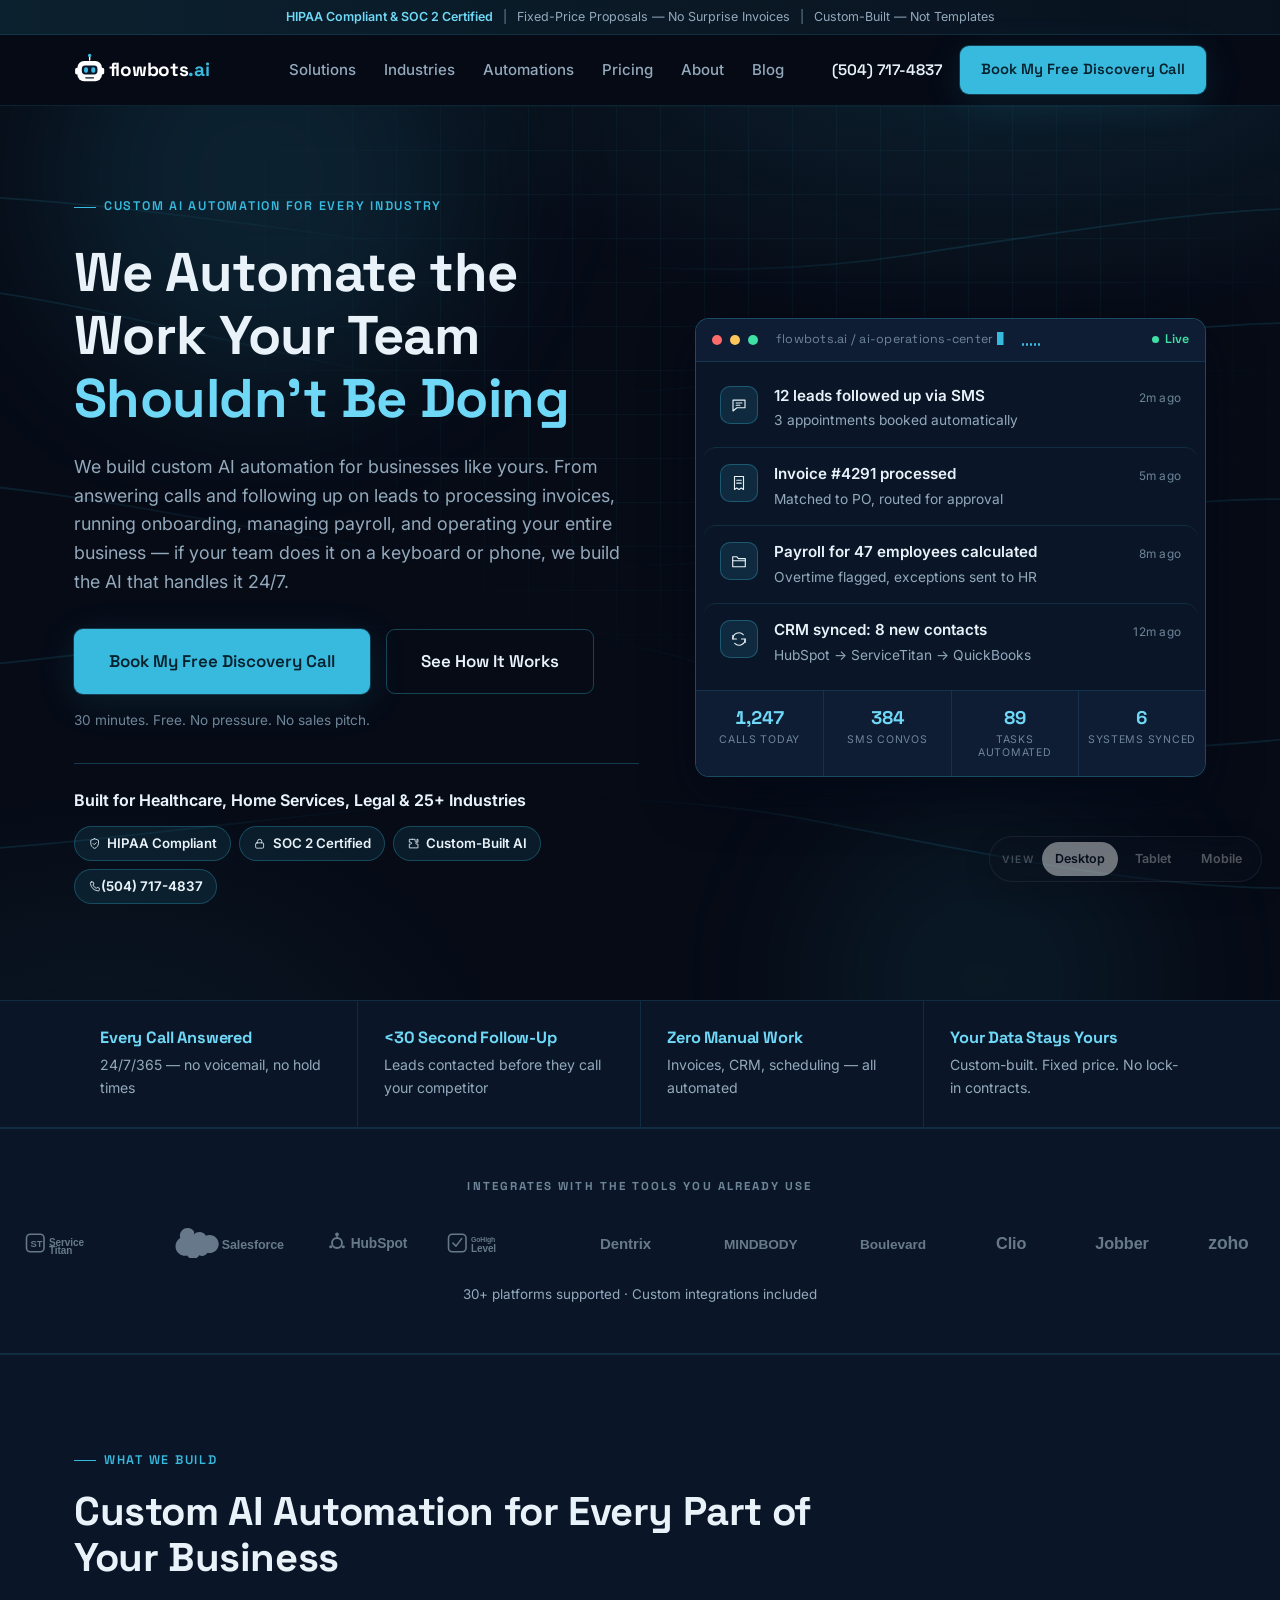
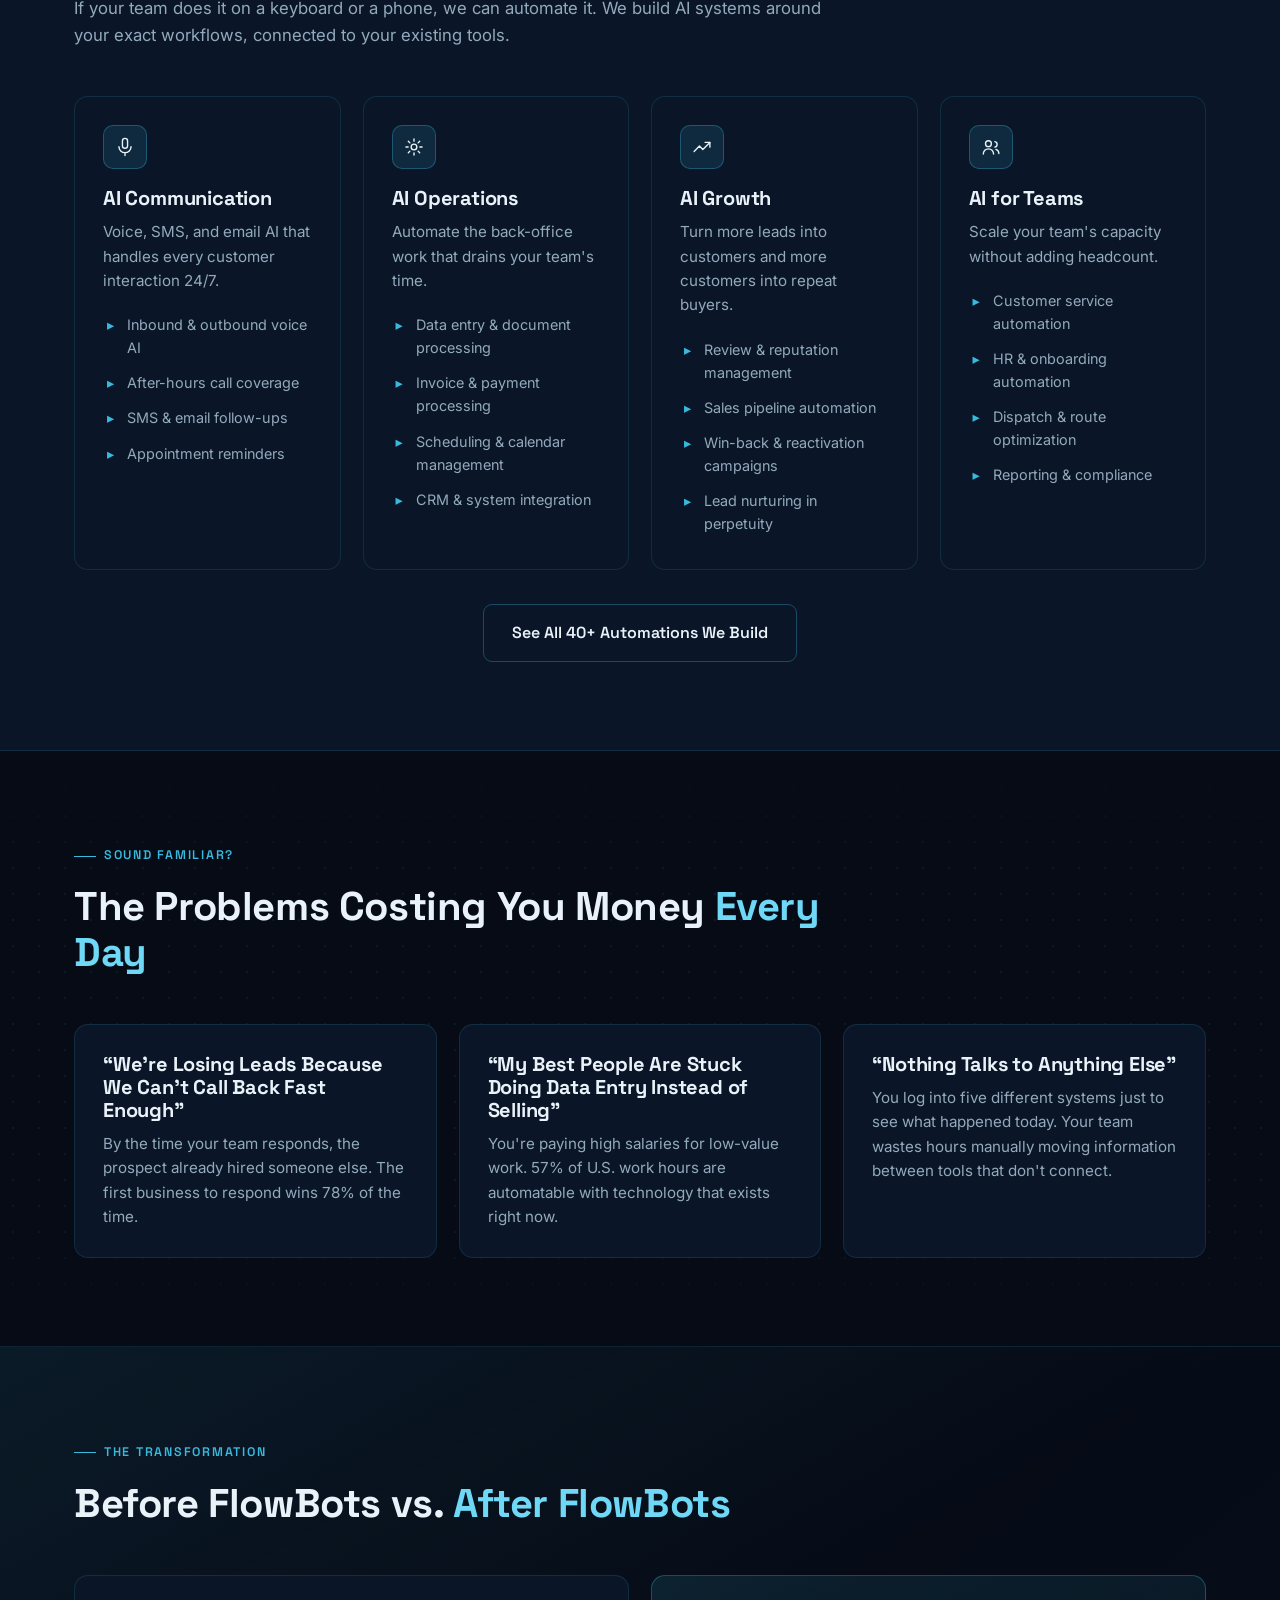
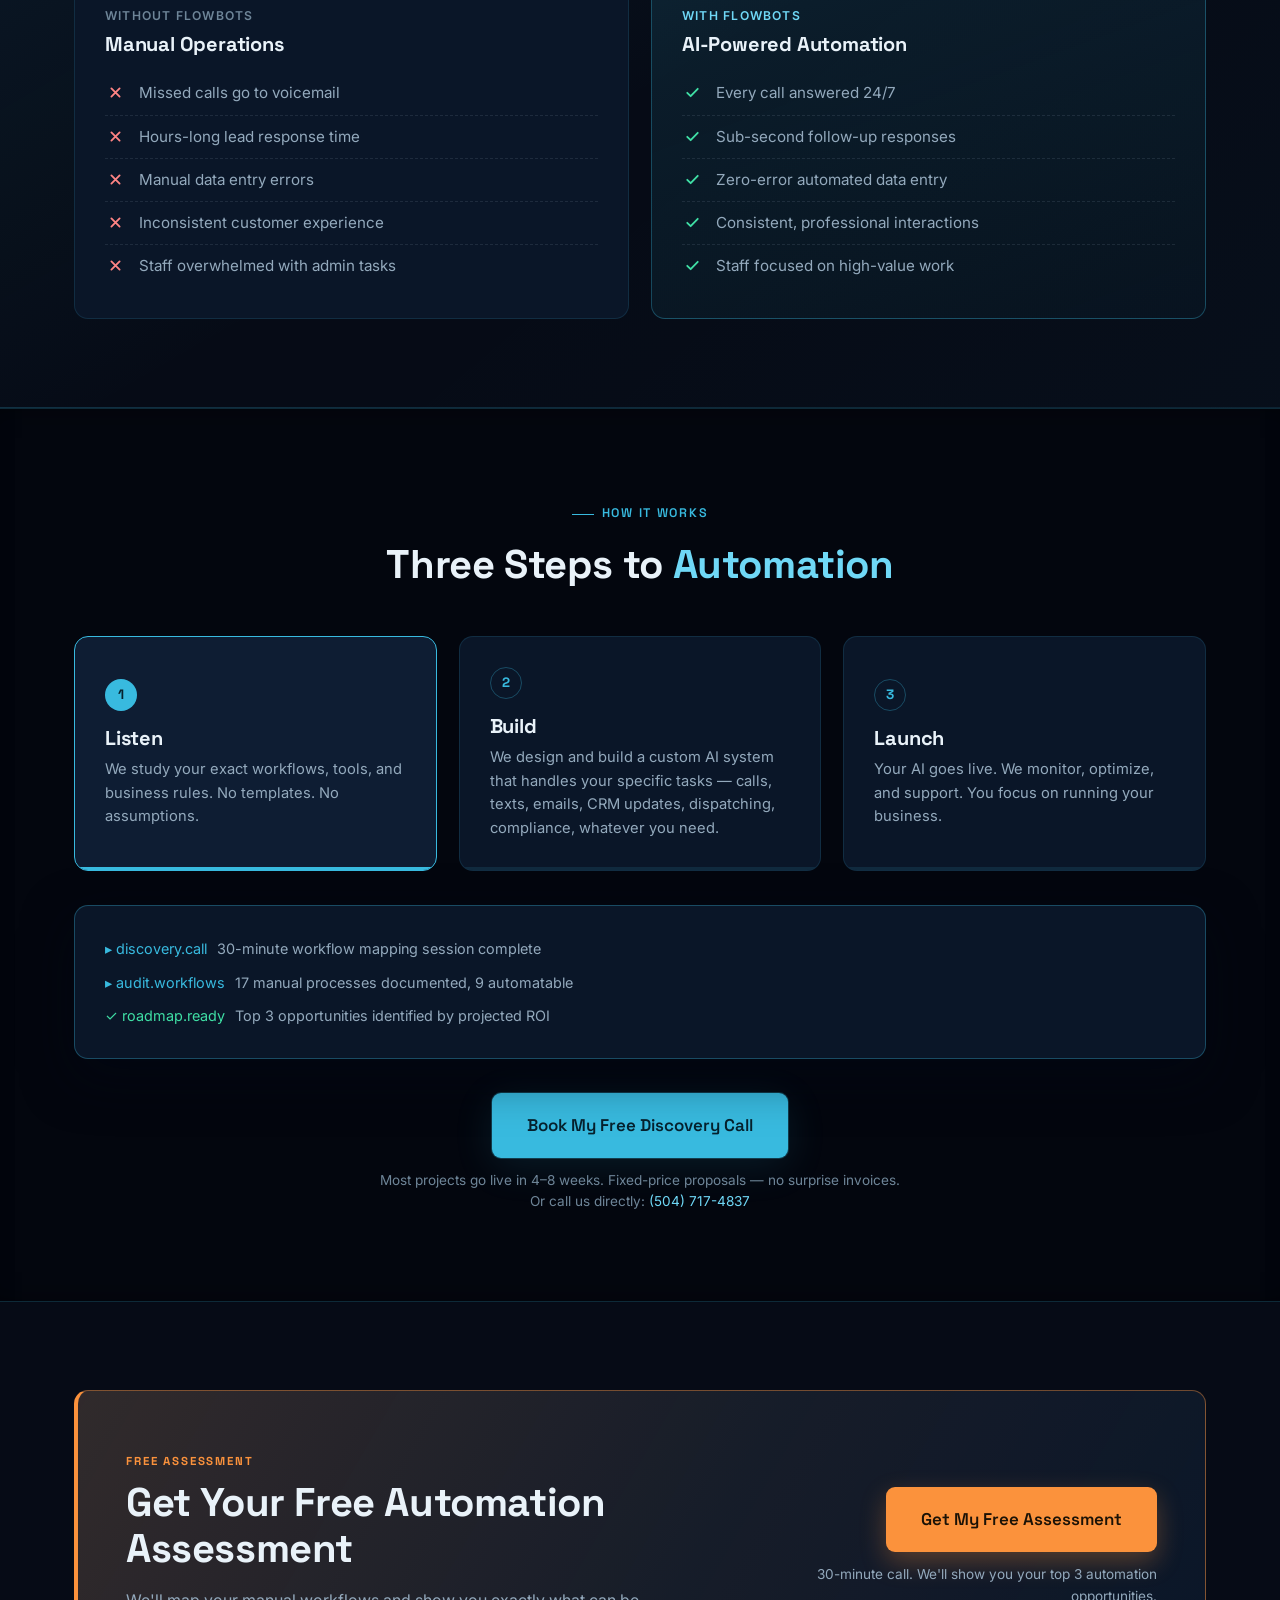
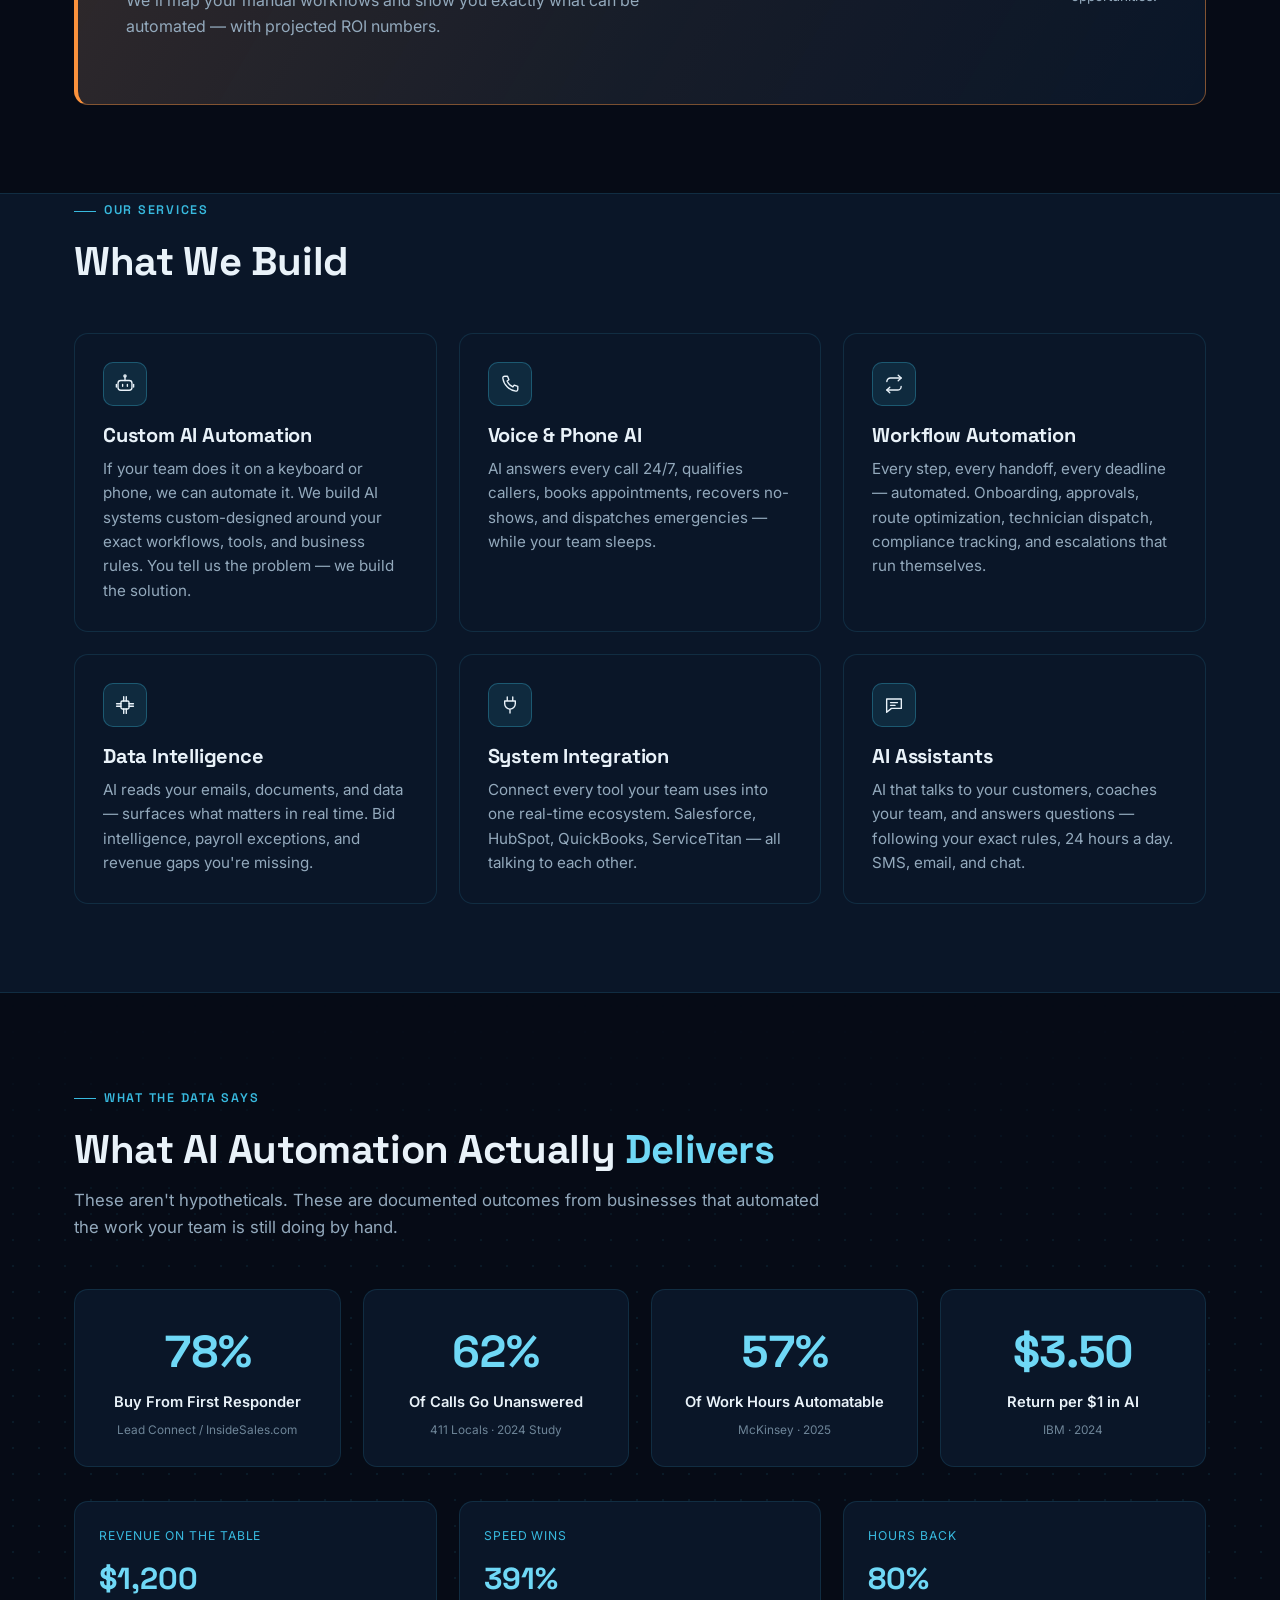
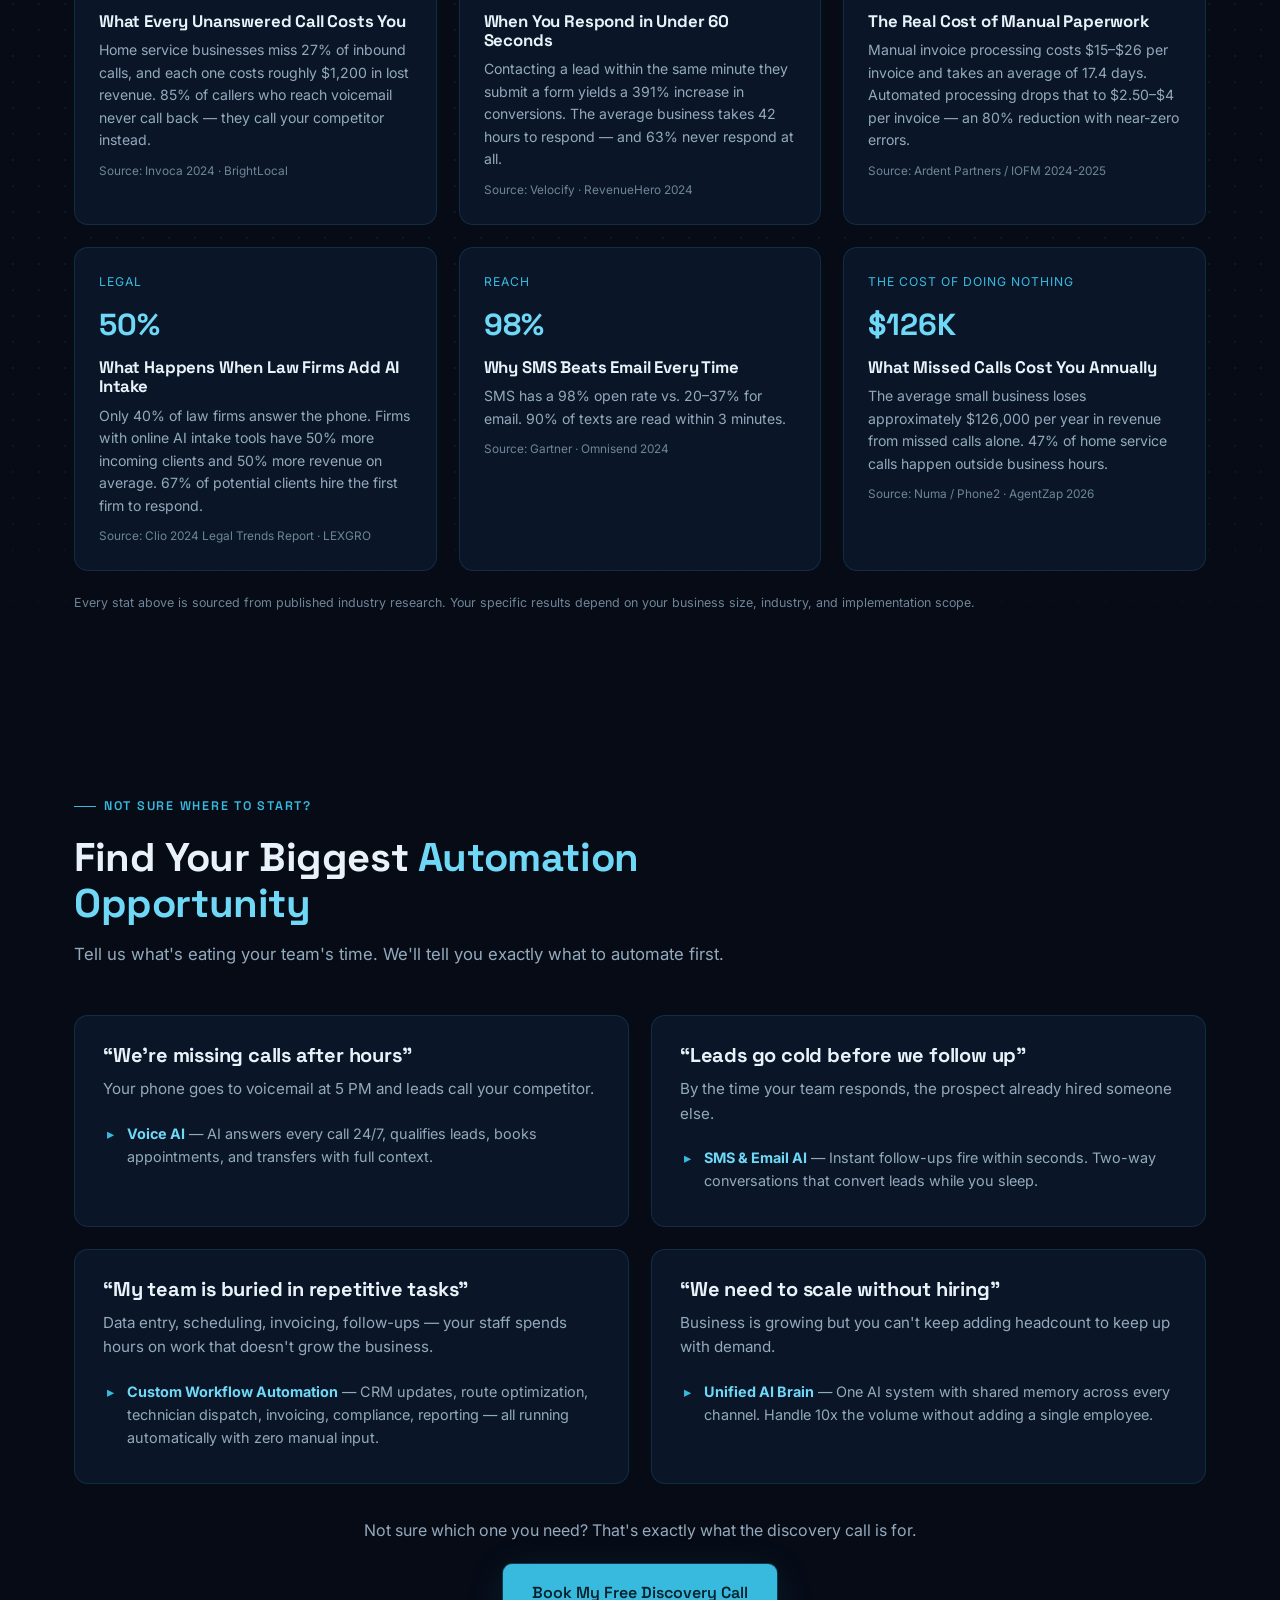
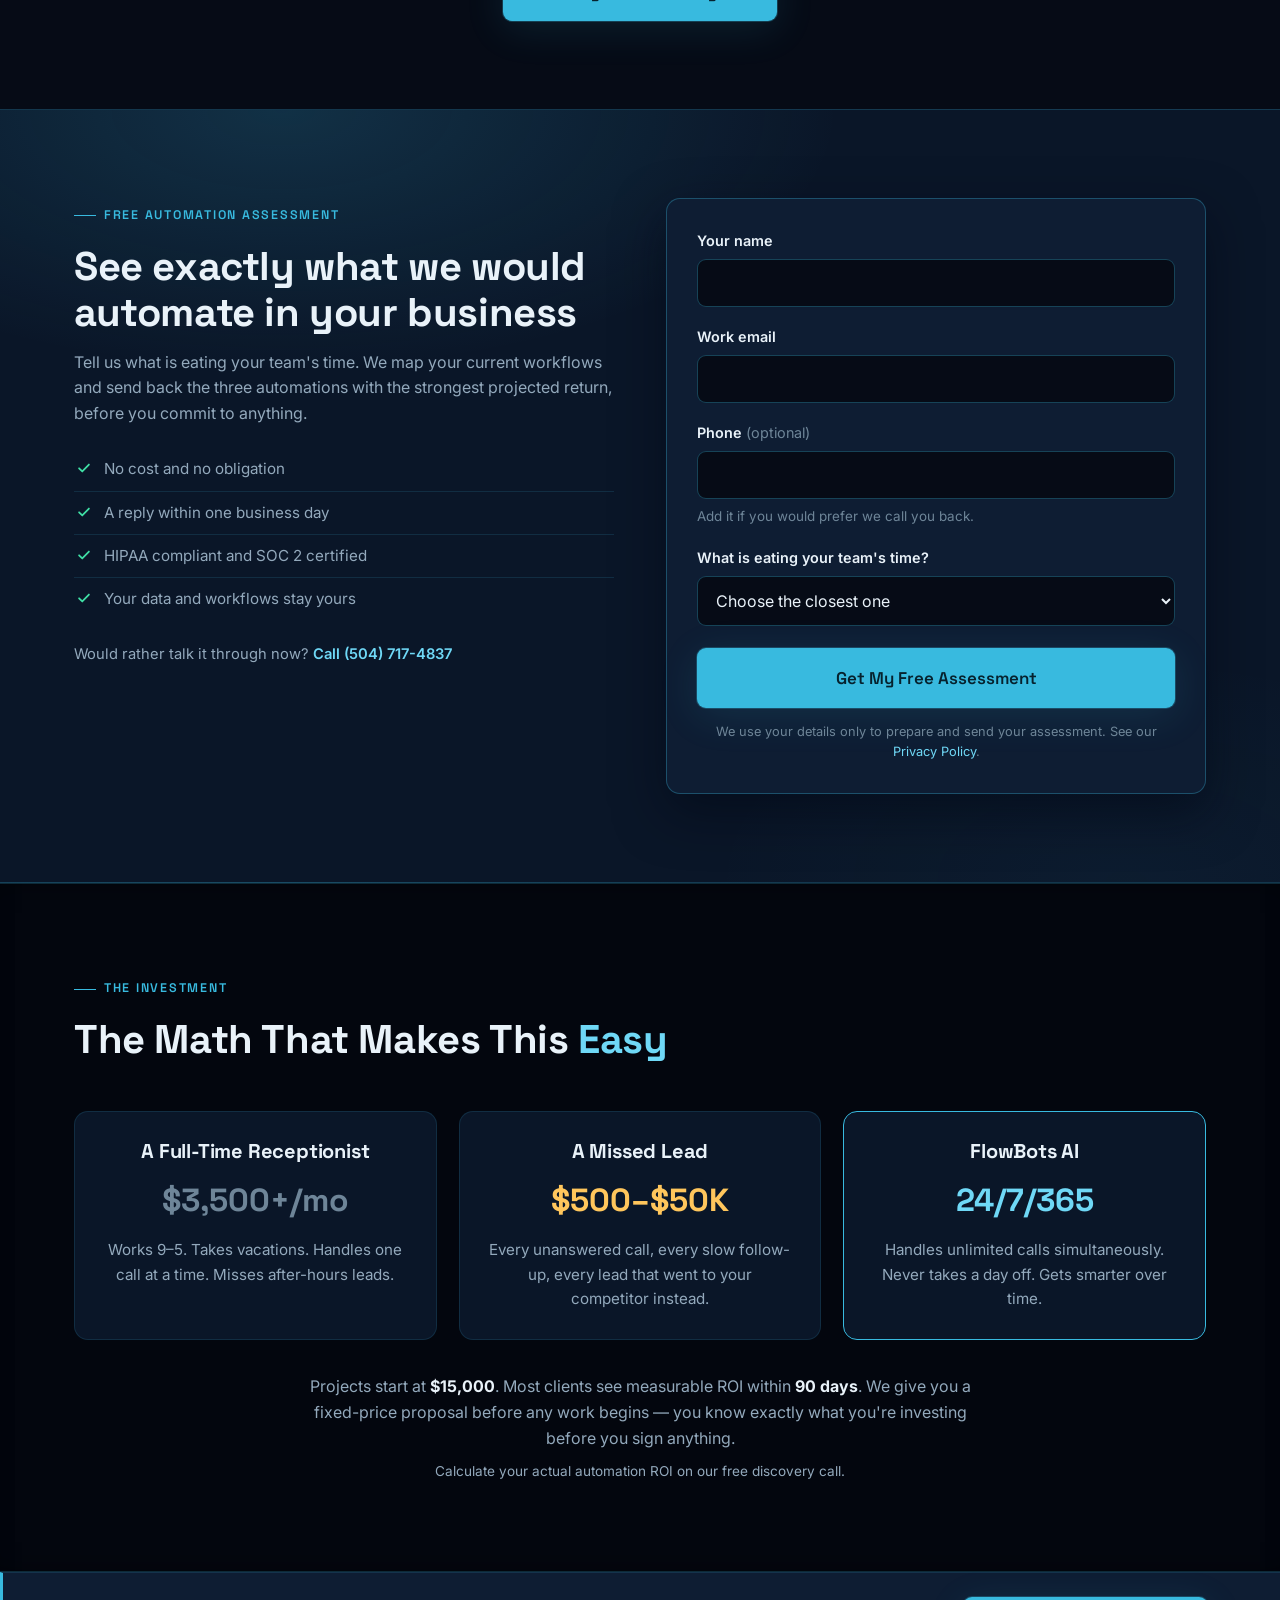
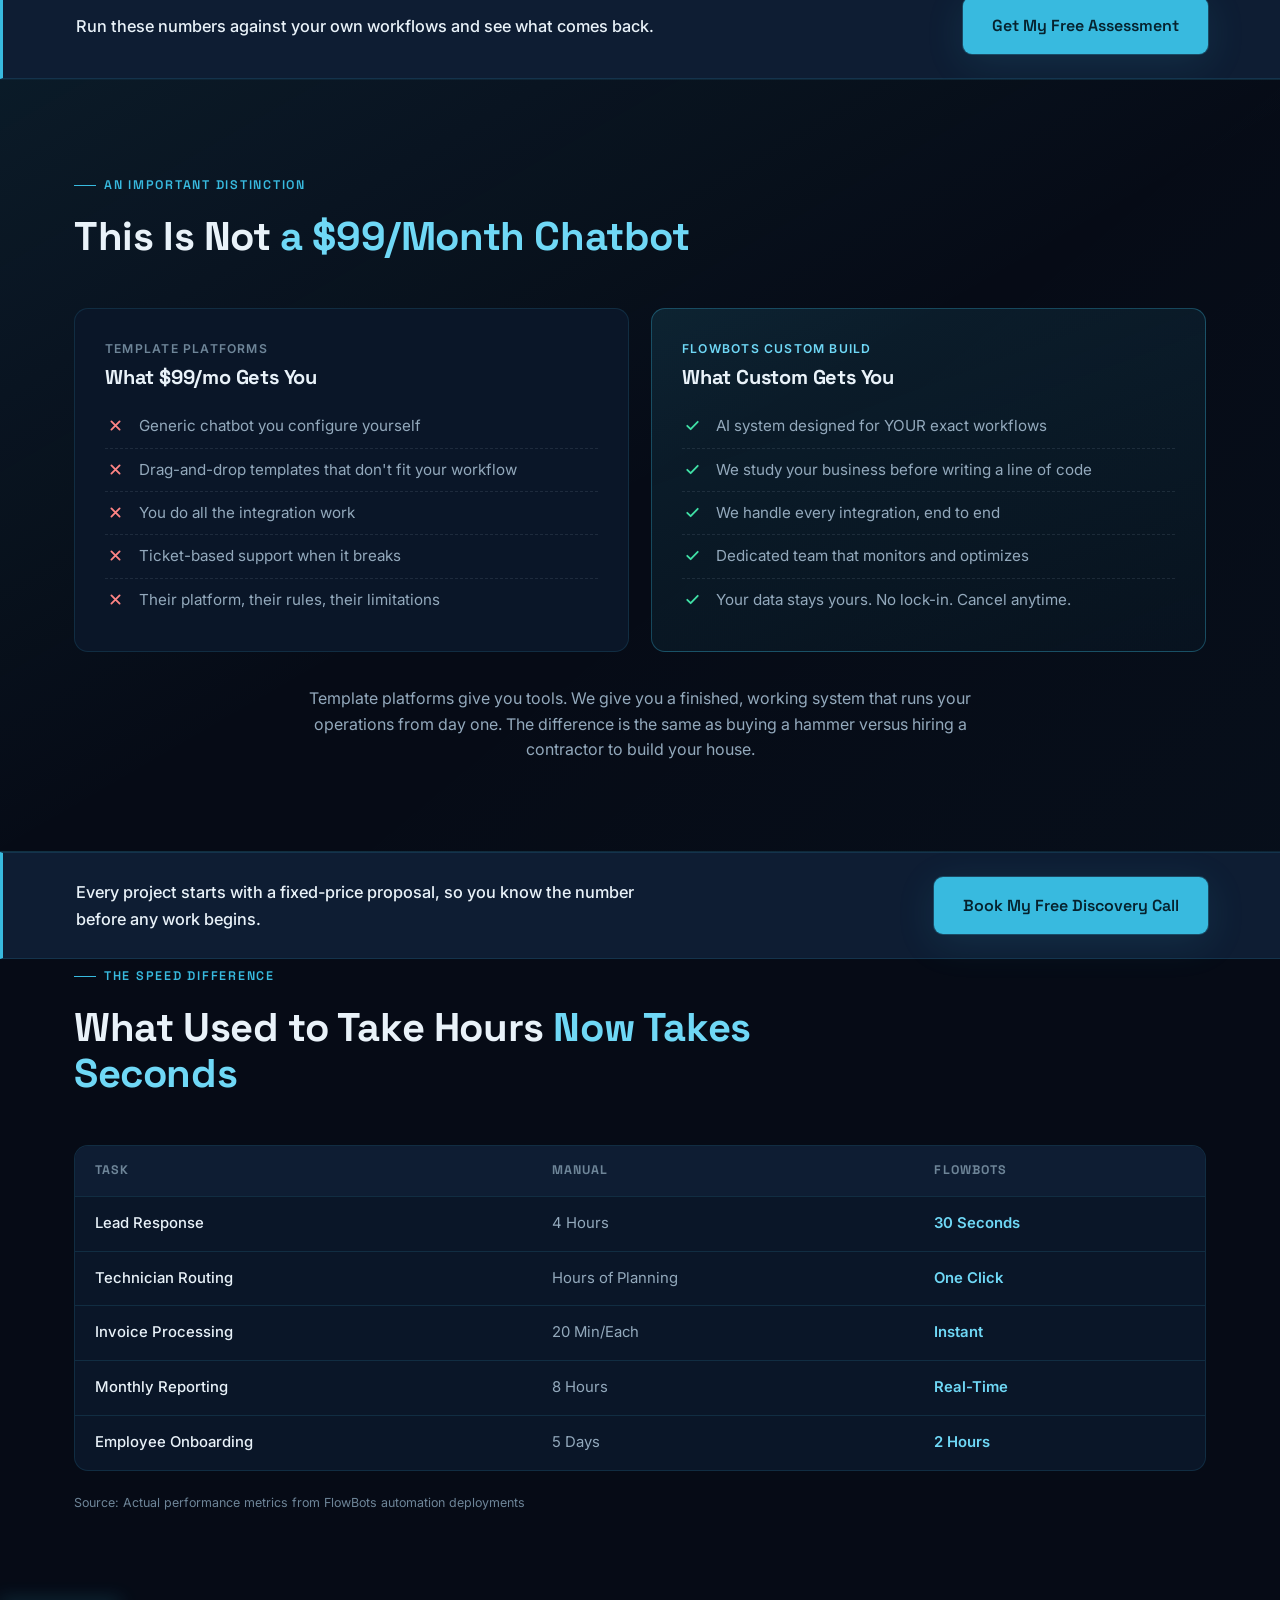
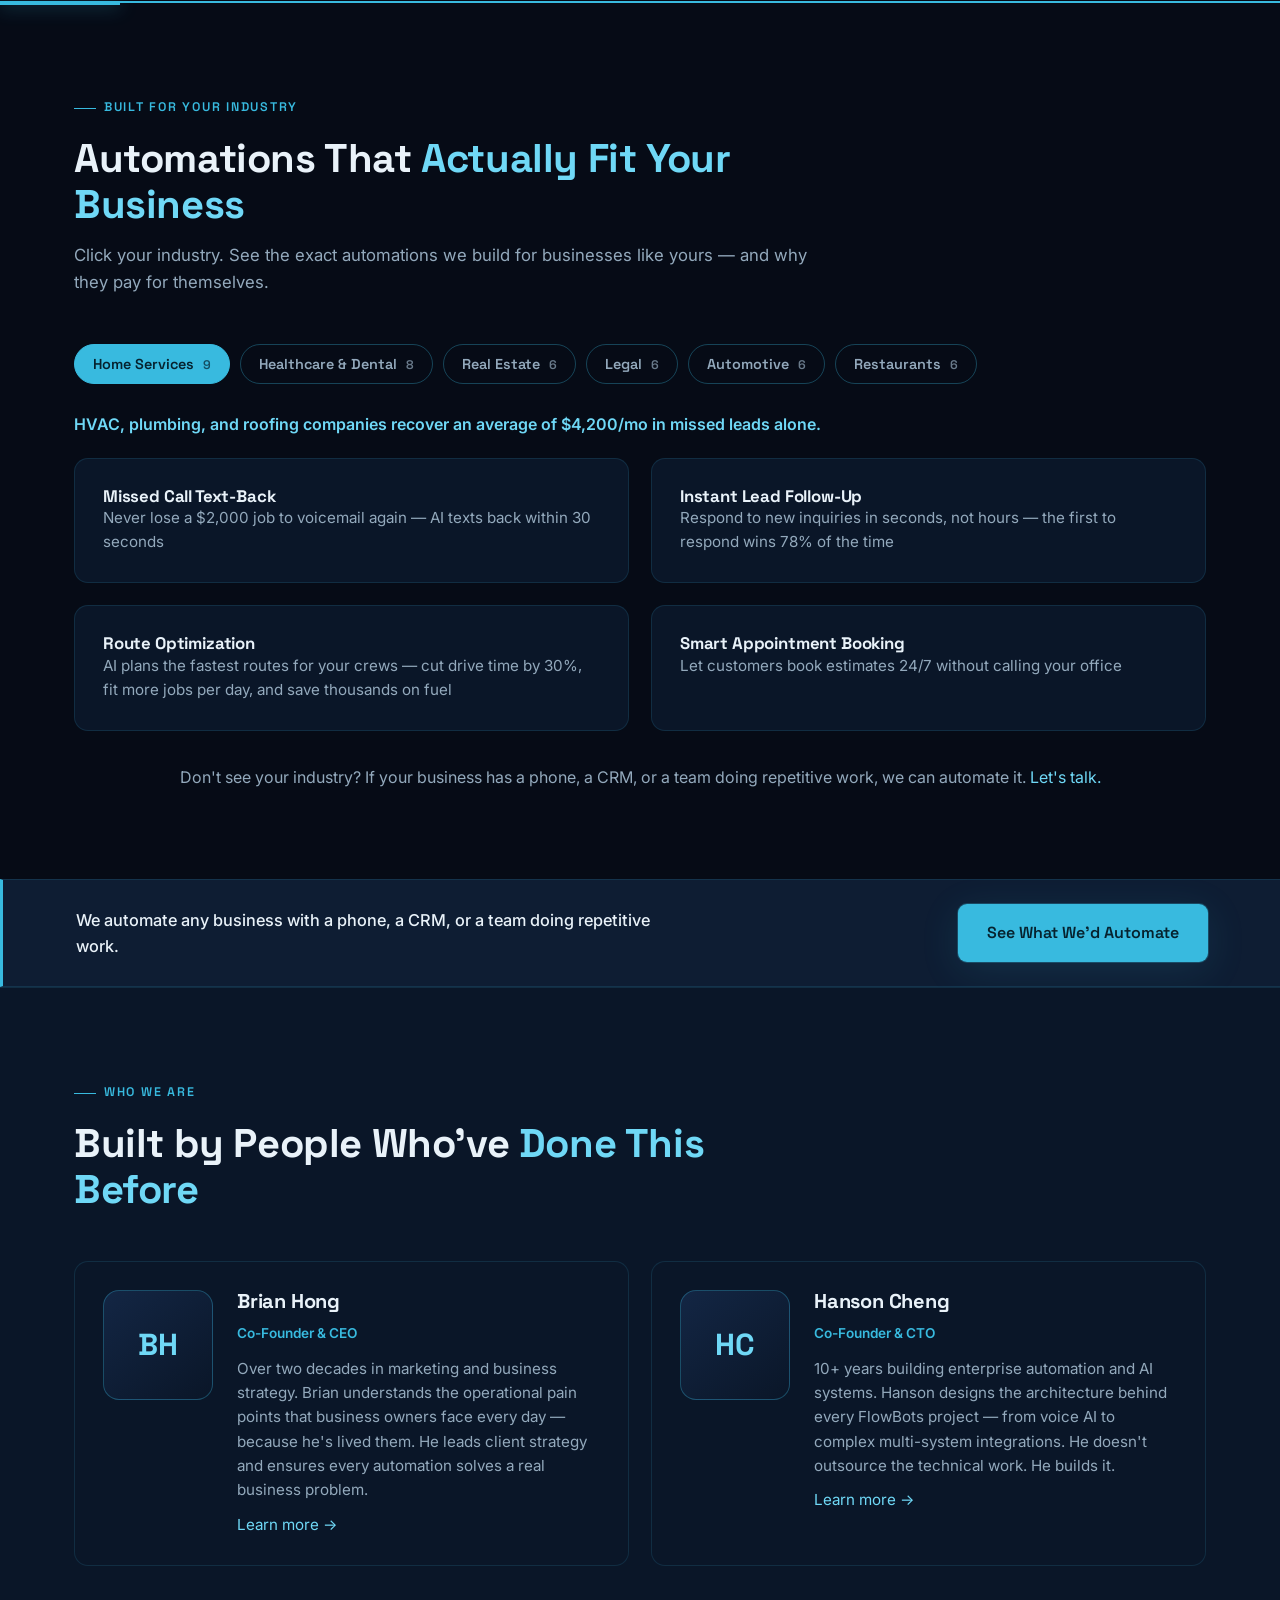
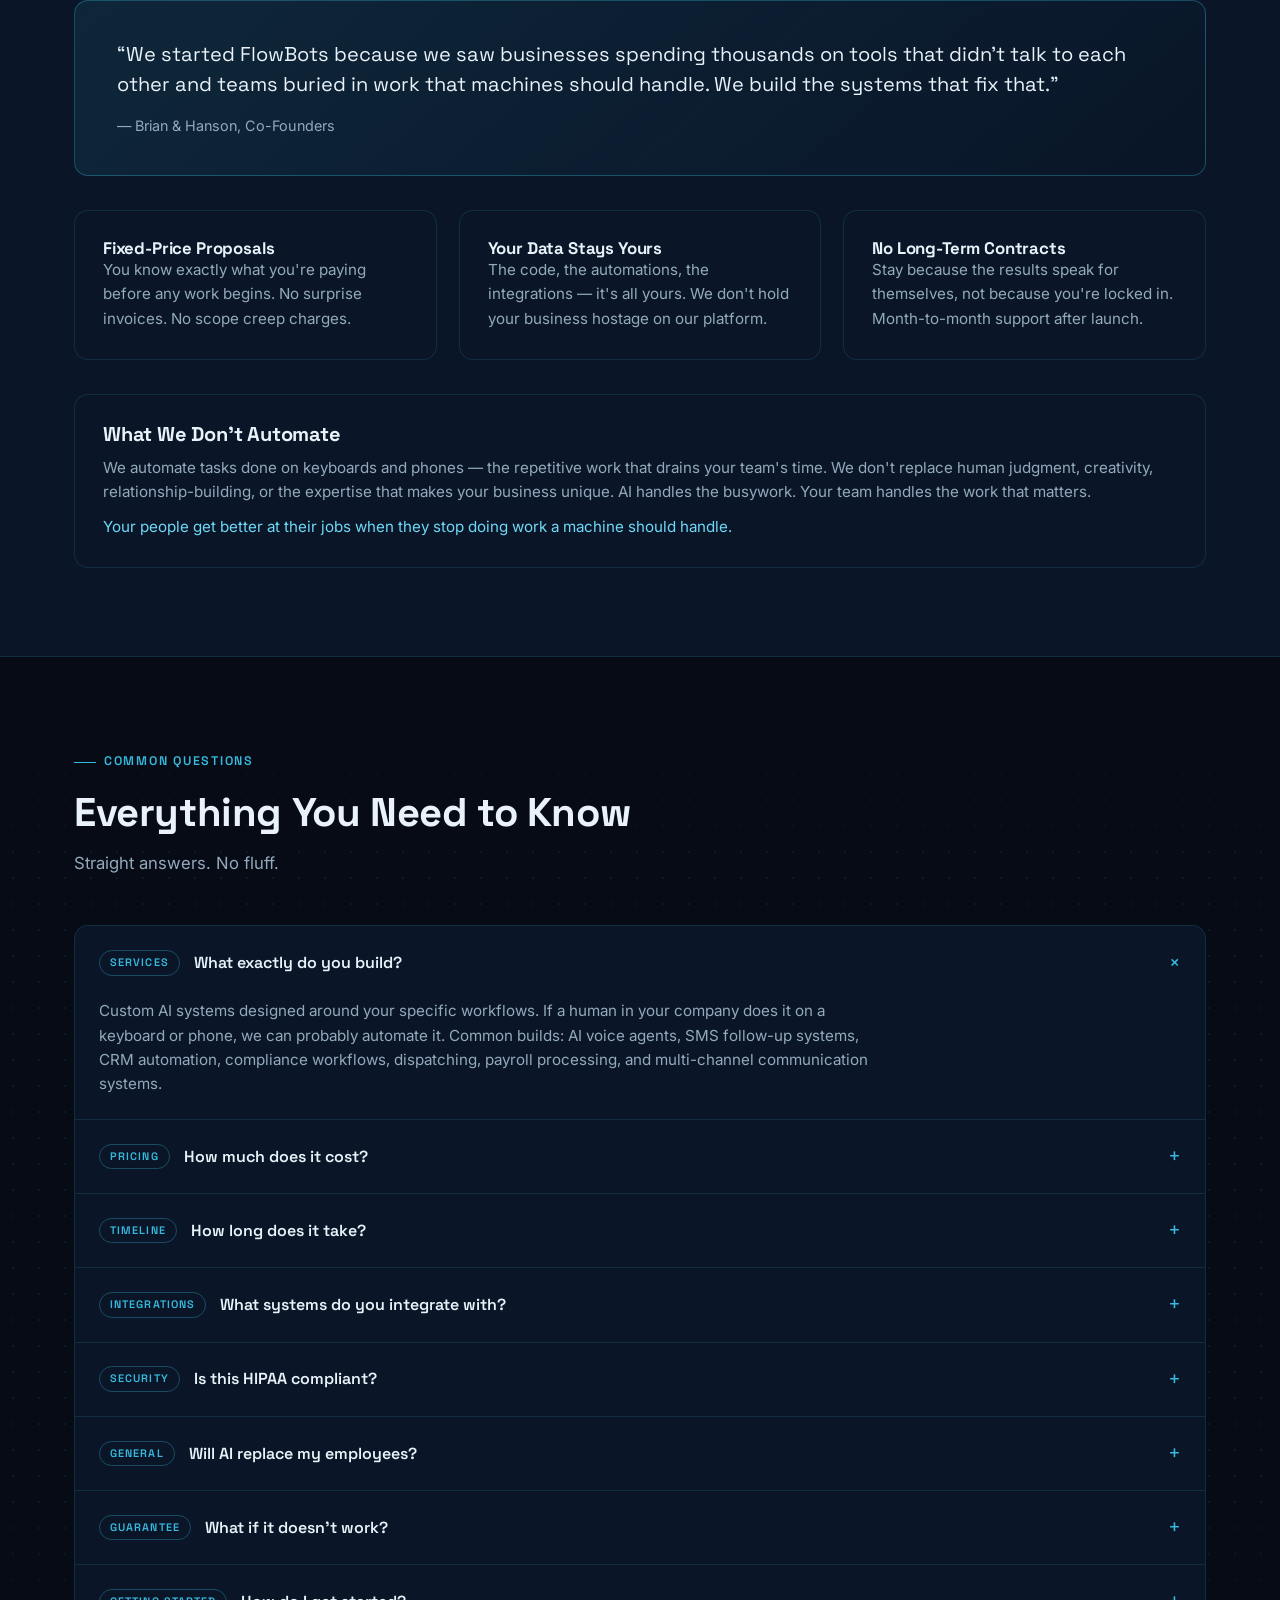
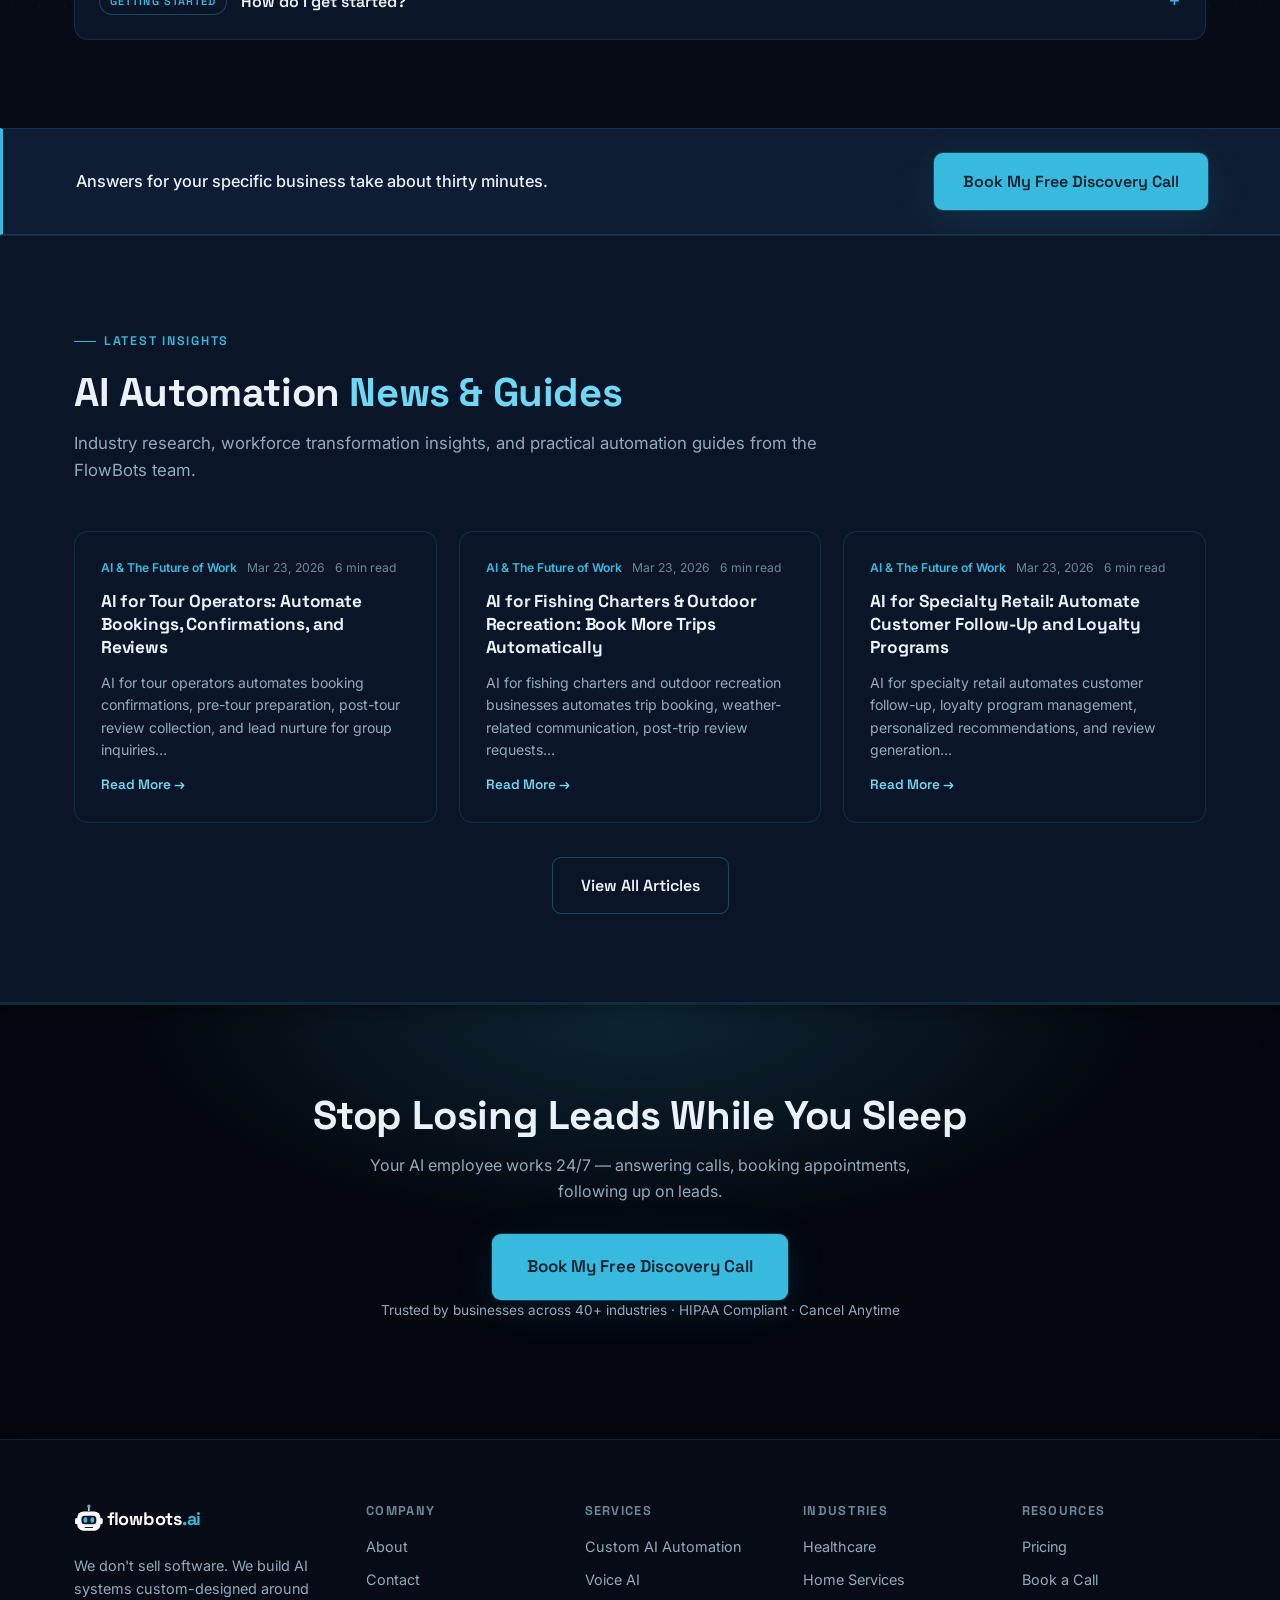
<file: index.html>
<!DOCTYPE html>
<html lang="en">
<head>
<meta charset="UTF-8">
<meta name="viewport" content="width=device-width, initial-scale=1.0">
<title>FlowBots.ai — Custom AI Automation for Your Business | Voice AI, SMS, Workflow Automation</title>
<meta name="description" content="We build custom AI automation for businesses like yours. Voice AI, SMS follow-up, workflow automation — if your team does it on a keyboard or phone, we build the AI that handles it 24/7.">
<link rel="preconnect" href="https://fonts.googleapis.com">
<link rel="preconnect" href="https://fonts.gstatic.com" crossorigin>
<link href="https://fonts.googleapis.com/css2?family=Space+Grotesk:wght@500;600;700&family=Inter:wght@400;500;600&display=swap" rel="stylesheet">
<link rel="stylesheet" href="style.css?v=28">
<script>/* These are the animated designs: motion is on unless a URL explicitly
   asks for ?motion=off. A production build should restore respect for
   prefers-reduced-motion; this is a review prototype. */
try{if(!/[?&]motion=off/.test(location.search))document.documentElement.classList.add('motion-on');}catch(e){}</script>
</head>
<body>
<svg class="icon-sprite" aria-hidden="true" focusable="false" style="position:absolute;width:0;height:0;overflow:hidden"><defs><symbol id="i-phone" viewBox="0 0 24 24"><path d="M6.2 3.5h3.1l1.5 3.9-2 1.4a12.4 12.4 0 0 0 6.4 6.4l1.4-2 3.9 1.5v3.1a2 2 0 0 1-2.2 2A16.6 16.6 0 0 1 4.2 5.7a2 2 0 0 1 2-2.2Z"/></symbol><symbol id="i-message" viewBox="0 0 24 24"><path d="M4 5.5h16v10.2H9.2L4 20V5.5Z"/><path d="M8.2 9.4h7.6M8.2 12.4h5"/></symbol><symbol id="i-shield" viewBox="0 0 24 24"><path d="M12 3.2 19 6v5.1c0 4.5-2.9 8-7 9.7-4.1-1.7-7-5.2-7-9.7V6l7-2.8Z"/><path d="M9.2 11.8 11.3 14l3.5-3.7"/></symbol><symbol id="i-plug" viewBox="0 0 24 24"><path d="M9 3.2v4.4M15 3.2v4.4M6.2 7.6h11.6v3.1a5.8 5.8 0 0 1-11.6 0V7.6ZM12 16.5v4.3"/></symbol><symbol id="i-gear" viewBox="0 0 24 24"><circle cx="12" cy="12" r="3.1"/><path d="M12 3.2v2.4M12 18.4v2.4M5.8 5.8l1.7 1.7M16.5 16.5l1.7 1.7M3.2 12h2.4M18.4 12h2.4M5.8 18.2l1.7-1.7M16.5 7.5l1.7-1.7"/></symbol><symbol id="i-chart" viewBox="0 0 24 24"><path d="M3.5 20.4h17"/><path d="M6.8 20.4v-6.2M11.4 20.4V7.6M16 20.4v-9.2"/></symbol><symbol id="i-sync" viewBox="0 0 24 24"><path d="M20.2 12a8.2 8.2 0 0 1-13.9 5.9M3.8 12A8.2 8.2 0 0 1 17.7 6.1"/><path d="M3.8 7.2V12h4.8M20.2 16.8V12h-4.8"/></symbol><symbol id="i-folder" viewBox="0 0 24 24"><path d="M3.6 6.4h5.6l2 2.4h9.2v10.8H3.6V6.4Z"/><path d="M3.6 11.6h16.8"/></symbol><symbol id="i-puzzle" viewBox="0 0 24 24"><path d="M9.4 4.2h5.2v2.3a1.7 1.7 0 1 0 3.4 0V4.2h1.8v5.2h-2.3a1.7 1.7 0 1 0 0 3.4h2.3v6.9H4.2v-6.9h2.3a1.7 1.7 0 1 0 0-3.4H4.2V4.2h5.2Z"/></symbol><symbol id="i-bolt" viewBox="0 0 24 24"><path d="M13.4 2.6 4.8 13.5h5.9l-1.1 7.9 8.6-10.9h-5.9l1.1-7.9Z"/></symbol><symbol id="i-lock" viewBox="0 0 24 24"><rect x="4.8" y="10.6" width="14.4" height="9.6" rx="2"/><path d="M8.2 10.6V7.9a3.8 3.8 0 0 1 7.6 0v2.7"/></symbol><symbol id="i-unlock" viewBox="0 0 24 24"><rect x="4.8" y="10.6" width="14.4" height="9.6" rx="2"/><path d="M8.2 10.6V7.9a3.8 3.8 0 0 1 7.1-1.9"/></symbol><symbol id="i-document" viewBox="0 0 24 24"><path d="M6.2 3.4h7.4l4.2 4.2v13H6.2V3.4Z"/><path d="M13.6 3.4v4.2h4.2M9.2 12.4h5.6M9.2 15.8h5.6"/></symbol><symbol id="i-flask" viewBox="0 0 24 24"><path d="M9.4 3.4v6.1L4.6 18a2 2 0 0 0 1.7 3h11.4a2 2 0 0 0 1.7-3l-4.8-8.5V3.4"/><path d="M8.2 3.4h7.6M7.4 14.2h9.2"/></symbol><symbol id="i-trending" viewBox="0 0 24 24"><path d="M3.4 16.8 9.2 11l3.7 3.7 7.7-7.7"/><path d="M15.4 7h5.2v5.2"/></symbol><symbol id="i-users" viewBox="0 0 24 24"><circle cx="9.2" cy="8.4" r="3.2"/><path d="M3.6 19.6a5.6 5.6 0 0 1 11.2 0"/><path d="M16.2 6.2a3 3 0 0 1 0 5.9M17.4 14.6a5 5 0 0 1 3.2 4.6"/></symbol><symbol id="i-bot" viewBox="0 0 24 24"><rect x="4.4" y="8.2" width="15.2" height="10.6" rx="3"/><path d="M12 4.2v4M9.4 12.6v1.8M14.6 12.6v1.8M2.6 12.4v3M21.4 12.4v3"/><circle cx="12" cy="3.2" r="1.2"/></symbol><symbol id="i-tools" viewBox="0 0 24 24"><path d="M14.8 6.4a3.8 3.8 0 0 0 5 5l-9.6 9.6a2.2 2.2 0 0 1-3.1-3.1l9.6-9.6a3.8 3.8 0 0 0-5-5"/></symbol><symbol id="i-receipt" viewBox="0 0 24 24"><path d="M6 3.4h12v17.2l-3-1.9-3 1.9-3-1.9-3 1.9V3.4Z"/><path d="M9 8.4h6M9 12.2h6"/></symbol><symbol id="i-star" viewBox="0 0 24 24"><path d="m12 3.4 2.7 5.5 6 .9-4.3 4.2 1 6-5.4-2.8-5.4 2.8 1-6L3.3 9.8l6-.9L12 3.4Z"/></symbol><symbol id="i-mic" viewBox="0 0 24 24"><rect x="9.2" y="2.6" width="5.6" height="10.8" rx="2.8"/><path d="M5.4 11.6a6.6 6.6 0 0 0 13.2 0M12 18.2v3.2"/></symbol><symbol id="i-repeat" viewBox="0 0 24 24"><path d="M4.2 9.4a4 4 0 0 1 4-4h11.6M19.8 14.6a4 4 0 0 1-4 4H4.2"/><path d="M16.6 2.4 19.8 5.4l-3.2 3M7.4 15.6 4.2 18.6l3.2 3"/></symbol><symbol id="i-cpu" viewBox="0 0 24 24"><rect x="7.6" y="7.6" width="8.8" height="8.8" rx="1.6"/><path d="M10.6 2.8v4.8M13.4 2.8v4.8M10.6 16.4v4.8M13.4 16.4v4.8M2.8 10.6h4.8M2.8 13.4h4.8M16.4 10.6h4.8M16.4 13.4h4.8"/></symbol><symbol id="i-calendar" viewBox="0 0 24 24"><rect x="3.8" y="5.4" width="16.4" height="15" rx="2"/><path d="M8.2 2.8v4.4M15.8 2.8v4.4M3.8 10.4h16.4"/></symbol><symbol id="i-card" viewBox="0 0 24 24"><rect x="2.8" y="5.2" width="18.4" height="13.6" rx="2.2"/><path d="M2.8 10h18.4M6.4 14.6h3.4"/></symbol><symbol id="i-ruler" viewBox="0 0 24 24"><path d="m3.4 15.4 12-12 5.2 5.2-12 12-5.2-5.2Z"/><path d="m7.4 11.4 2 2M10.6 8.2l2 2M13.8 5 15.8 7"/></symbol><symbol id="i-clock" viewBox="0 0 24 24"><circle cx="12" cy="12" r="8.6"/><path d="M12 6.8V12l3.4 2.2"/></symbol><symbol id="i-search" viewBox="0 0 24 24"><circle cx="10.8" cy="10.8" r="6.8"/><path d="m16 16 4.6 4.6"/></symbol><symbol id="i-graduation" viewBox="0 0 24 24"><path d="M2.8 8.6 12 4.2l9.2 4.4-9.2 4.4L2.8 8.6Z"/><path d="M6.6 10.6v5.2c0 1.6 2.4 2.9 5.4 2.9s5.4-1.3 5.4-2.9v-5.2M20.4 9v5.4"/></symbol><symbol id="i-target" viewBox="0 0 24 24"><circle cx="12" cy="12" r="8.4"/><circle cx="12" cy="12" r="4.6"/><circle cx="12" cy="12" r="1"/></symbol><symbol id="i-home" viewBox="0 0 24 24"><path d="M3.8 10.8 12 3.8l8.2 7v9.4H3.8v-9.4Z"/><path d="M9.4 20.2v-5.6h5.2v5.6"/></symbol><symbol id="i-health" viewBox="0 0 24 24"><path d="M6.2 3.2v5.4a4.6 4.6 0 0 0 9.2 0V3.2"/><path d="M4.4 3.2h3.6M13.6 3.2h3.6M10.8 13a5.4 5.4 0 0 0 5.4 5.2 3.6 3.6 0 0 0 3.6-3.6v-1.2"/><circle cx="19.8" cy="11.4" r="2"/></symbol><symbol id="i-building" viewBox="0 0 24 24"><path d="M4.2 20.6V8.2L12 3.4l7.8 4.8v12.4"/><path d="M3 20.6h18M8 11.4h2.4M13.6 11.4H16M8 15.4h2.4M13.6 15.4H16"/></symbol><symbol id="i-check" viewBox="0 0 24 24"><path d="m4.6 12.4 4.8 4.8 10-10.4"/></symbol><symbol id="i-x" viewBox="0 0 24 24"><path d="M6.2 6.2l11.6 11.6M17.8 6.2 6.2 17.8"/></symbol><symbol id="i-menu" viewBox="0 0 24 24"><path d="M3.8 7h16.4M3.8 12h16.4M3.8 17h16.4"/></symbol><symbol id="i-arrow-down" viewBox="0 0 24 24"><path d="M12 4.2v14.6M6.4 13.4 12 19l5.6-5.6"/></symbol><symbol id="i-mail" viewBox="0 0 24 24"><rect x="3.2" y="5.2" width="17.6" height="13.6" rx="2"/><path d="m3.8 6.6 8.2 6 8.2-6"/></symbol><symbol id="i-route" viewBox="0 0 24 24"><circle cx="6" cy="6" r="2.6"/><circle cx="18" cy="18" r="2.6"/><path d="M8.6 6h5.8a3.6 3.6 0 0 1 0 7.2H9.6a3.6 3.6 0 0 0 0 7.2h.4"/></symbol></defs></svg>

<div class="topbar">
  <b>HIPAA Compliant &amp; SOC 2 Certified</b><span class="sep">|</span><span class="hide-m">Fixed-Price Proposals — No Surprise Invoices</span><span class="sep hide-m">|</span><span class="hide-m">Custom-Built — Not Templates</span>
</div>

<header class="site-header">
  <div class="wrap nav">
    <a class="brand" href="index.html" aria-label="FlowBots.ai home">
      <svg xmlns="http://www.w3.org/2000/svg" width="200" height="38" viewBox="0 0 320 60" role="img" aria-label="flowbots.ai"><g transform="translate(2 4)"><path stroke="#fff" stroke-linecap="round" stroke-width="2.5" d="M26 0v8"/><circle cx="26" r="3" fill="#38badf"/><rect width="44" height="36" x="4" y="10" fill="#fff" rx="12" ry="12"/><rect width="6" height="12" y="22" fill="#fff" rx="3" ry="3"/><rect width="6" height="12" x="46" y="22" fill="#fff" rx="3" ry="3"/><rect width="28" height="16" x="12" y="18" fill="#0a1628" rx="6" ry="6"/><rect width="7" height="10" x="16" y="21" fill="#38badf" rx="3" ry="3"/><rect width="7" height="10" x="29" y="21" fill="#38badf" rx="3" ry="3"/><path stroke="#0a1628" stroke-linecap="round" stroke-width="2" d="M19 40h14"/></g><text x="62" y="40" fill="#fff" font-family="'Space Grotesk','DM Sans',Arial,sans-serif" font-size="34" font-weight="700" letter-spacing="-.5">flowbots<tspan fill="#38badf">.ai</tspan></text></svg>
    </a>
    <ul class="nav-links">
      <li><a href="solutions.html">Solutions</a></li>
      <li><a href="industries.html">Industries</a></li>
      <li><a href="automations.html">Automations</a></li>
      <li><a href="pricing.html">Pricing</a></li>
      <li><a href="about.html">About</a></li>
      <li><a href="blog.html">Blog</a></li>
    </ul>
    <div class="nav-cta">
      <a class="nav-phone" href="tel:+15047174837" data-track="tel-click">(504) 717-4837</a>
      <a class="btn btn-primary" href="https://www.flowbots.ai/book-call/" data-track="cta-book">Book My Free Discovery Call</a>
      <button class="nav-toggle" aria-expanded="false" aria-label="Open menu"><svg class="ico" aria-hidden="true"><use href="#i-menu"></use></svg></button>
    </div>
  </div>
  <nav class="mobile-menu" aria-label="Mobile">
    <a href="solutions.html">Solutions</a>
    <a href="industries.html">Industries</a>
    <a href="automations.html">Automations</a>
    <a href="pricing.html">Pricing</a>
    <a href="about.html">About</a>
    <a href="blog.html">Blog</a>
    <a href="tel:+15047174837" data-track="tel-click">(504) 717-4837</a>
  </nav>
</header>

<main>

<!-- ============ HERO ============ -->
<section class="hero">
  <div class="hero-fx" aria-hidden="true"><span class="fx-light fx-1"></span><span class="fx-light fx-2"></span><svg class="hero-flow" viewBox="0 0 1200 600" preserveAspectRatio="xMidYMid slice" aria-hidden="true"><path class="flow-line" pathLength="100" d="M-40 120 C 220 90, 380 210, 620 190 S 1000 120, 1260 160"/><path class="flow-line" pathLength="100" d="M-40 250 C 260 230, 420 340, 700 300 S 1030 250, 1260 285"/><path class="flow-line" pathLength="100" d="M-40 380 C 200 400, 430 300, 660 380 S 1020 430, 1260 390"/><path class="flow-line" pathLength="100" d="M-40 500 C 240 520, 470 430, 720 480 S 1040 540, 1260 500"/><path class="flow-line" pathLength="100" d="M-40 60  C 300 40, 520 140, 780 100 S 1060 60, 1260 90"/><path class="flow-pulse p1" pathLength="100" d="M-40 120 C 220 90, 380 210, 620 190 S 1000 120, 1260 160"/><path class="flow-pulse p2" pathLength="100" d="M-40 250 C 260 230, 420 340, 700 300 S 1030 250, 1260 285"/><path class="flow-pulse p3" pathLength="100" d="M-40 380 C 200 400, 430 300, 660 380 S 1020 430, 1260 390"/><path class="flow-pulse p4" pathLength="100" d="M-40 500 C 240 520, 470 430, 720 480 S 1040 540, 1260 500"/><path class="flow-pulse p5" pathLength="100" d="M-40 60  C 300 40, 520 140, 780 100 S 1060 60, 1260 90"/></svg></div>
  <div class="wrap hero-grid">
    <div class="hero-copy">
      <span class="eyebrow">Custom AI Automation for Every Industry</span>
      <h1>We Automate the Work Your Team <span class="accent">Shouldn't Be Doing</span></h1>
      <p class="lede">We build custom AI automation for businesses like yours. From answering calls and following up on leads to processing invoices, running onboarding, managing payroll, and operating your entire business — if your team does it on a keyboard or phone, we build the AI that handles it 24/7.</p>
      <div class="cta-row">
        <a class="btn btn-primary btn-lg" href="https://www.flowbots.ai/book-call/" data-track="cta-book">Book My Free Discovery Call</a>
        <a class="btn btn-ghost btn-lg" href="pricing.html">See How It Works</a>
      </div>
      <p class="micro">30 minutes. Free. No pressure. No sales pitch.</p>
      <p class="hero-trust"><b>Built for Healthcare, Home Services, Legal &amp; 25+ Industries</b><span class="trust-chips"><span><svg class="ico" aria-hidden="true"><use href="#i-shield"></use></svg>HIPAA Compliant</span><span><svg class="ico" aria-hidden="true"><use href="#i-lock"></use></svg>SOC 2 Certified</span><span><svg class="ico" aria-hidden="true"><use href="#i-puzzle"></use></svg>Custom-Built AI</span><span><a href="tel:+15047174837" data-track="tel-click"><svg class="ico" aria-hidden="true"><use href="#i-phone"></use></svg>(504) 717-4837</a></span></span></p>
    </div>

    <div class="panel" aria-label="Live AI operations feed (illustrative)">
      <div class="panel-bar">
        <span class="dot dot-r"></span><span class="dot dot-y"></span><span class="dot dot-g"></span>
        <span class="addr">flowbots.ai / ai-operations-center</span>
        <span class="wave" aria-hidden="true"><i></i><i></i><i></i><i></i><i></i></span>
        <span class="live-flag">Live</span>
      </div>
      <div class="feed" data-feed>
        <div class="feed-item"><div class="feed-icon"><svg class="ico" aria-hidden="true"><use href="#i-phone"></use></svg></div><div><b>After-hours call answered</b><span>Appointment booked for Wed 2 PM</span></div><time>Just now</time></div>
        <div class="feed-item"><div class="feed-icon"><svg class="ico" aria-hidden="true"><use href="#i-message"></use></svg></div><div><b>12 leads followed up via SMS</b><span>3 appointments booked automatically</span></div><time>2m ago</time></div>
        <div class="feed-item"><div class="feed-icon"><svg class="ico" aria-hidden="true"><use href="#i-receipt"></use></svg></div><div><b>Invoice #4291 processed</b><span>Matched to PO, routed for approval</span></div><time>5m ago</time></div>
        <div class="feed-item"><div class="feed-icon"><svg class="ico" aria-hidden="true"><use href="#i-folder"></use></svg></div><div><b>Payroll for 47 employees calculated</b><span>Overtime flagged, exceptions sent to HR</span></div><time>8m ago</time></div>
        <div class="feed-item"><div class="feed-icon"><svg class="ico" aria-hidden="true"><use href="#i-sync"></use></svg></div><div><b>CRM synced: 8 new contacts</b><span>HubSpot → ServiceTitan → QuickBooks</span></div><time>12m ago</time></div>
        <div class="feed-item"><div class="feed-icon"><svg class="ico" aria-hidden="true"><use href="#i-star"></use></svg></div><div><b>47 review requests sent</b><span>Post-service emails · 12 new 5-star reviews</span></div><time>15m ago</time></div>
      </div>
      <div class="panel-foot">
        <div><b class="countup" data-target="1247">0</b><span>Calls today</span></div>
        <div><b class="countup" data-target="384">0</b><span>SMS convos</span></div>
        <div><b class="countup" data-target="89">0</b><span>Tasks automated</span></div>
        <div><b class="countup" data-target="6">0</b><span>Systems synced</span></div>
      </div>
    </div>
  </div>
</section>

<!-- ============ VALUE STRIP ============ -->
<div class="value-strip">
  <div class="wrap value-grid">
    <div class="value-cell"><h3>Every Call Answered</h3><p>24/7/365 — no voicemail, no hold times</p></div>
    <div class="value-cell"><h3>&lt;30 Second Follow-Up</h3><p>Leads contacted before they call your competitor</p></div>
    <div class="value-cell"><h3>Zero Manual Work</h3><p>Invoices, CRM, scheduling — all automated</p></div>
    <div class="value-cell"><h3>Your Data Stays Yours</h3><p>Custom-built. Fixed price. No lock-in contracts.</p></div>
  </div>

</div>

<!-- ============ INTEGRATIONS ============ -->
<div class="integrations">
  <div class="wrap">
    <p class="int-title">Integrates with the tools you already use</p>
    <ul class="int-marks">
      <li><svg class="int-logo" role="img" aria-label="ServiceTitan" width="125" height="30" xmlns="http://www.w3.org/2000/svg" viewBox="0 0 200 48" fill="currentColor"><rect width="28" height="28" x="4" y="10" fill="none" stroke="currentColor" stroke-width="2.5" rx="6"/><text x="10.5" y="31" font-family="Arial,sans-serif" font-size="15" font-weight="700">ST</text><text x="40" y="28" font-family="Arial,sans-serif" font-size="16" font-weight="700">Service</text><text x="40" y="42" font-family="Arial,sans-serif" font-size="16" font-weight="700">Titan</text></svg></li>
      <li><svg class="int-logo" role="img" aria-label="Salesforce" width="125" height="30" xmlns="http://www.w3.org/2000/svg" viewBox="0 0 200 48" fill="currentColor"><path d="M33.8 10.2c2.2-2.3 5.3-3.7 8.6-3.7 4.3 0 8.1 2.3 10.2 5.7 1.8-.8 3.8-1.2 5.9-1.2 8.1 0 14.6 6.5 14.6 14.5S66.6 40 58.5 40c-1.1 0-2.2-.1-3.2-.4-1.9 3-5.2 5-9 5-1.5 0-3-.3-4.3-.9-1.9 3.5-5.6 5.9-9.8 5.9-4.1 0-7.7-2.2-9.6-5.5-1 .2-2 .3-3.1.3C11 44.4 4 37.5 4 29c0-5.6 3-10.5 7.5-13.2-.3-1.1-.5-2.3-.5-3.5C11 5.5 16.6 0 23.5 0c4.5 0 8.4 2.3 10.3 6z"/><text x="78" y="33" font-family="Arial,sans-serif" font-size="20" font-weight="700">Salesforce</text></svg></li>
      <li><svg class="int-logo" role="img" aria-label="HubSpot" width="100" height="30" xmlns="http://www.w3.org/2000/svg" viewBox="0 0 160 48" fill="currentColor"><circle cx="24" cy="24" r="8" fill="none" stroke="currentColor" stroke-width="3"/><circle cx="24" cy="10" r="3"/><path stroke="currentColor" stroke-width="3" d="M24 13v3"/><circle cx="34" cy="30" r="2.5"/><circle cx="14" cy="30" r="2.5"/><text x="46" y="32" font-family="Arial,sans-serif" font-size="22" font-weight="700">HubSpot</text></svg></li>
      <li><svg class="int-logo" role="img" aria-label="GoHighLevel" width="125" height="30" xmlns="http://www.w3.org/2000/svg" viewBox="0 0 200 48" fill="currentColor"><rect width="28" height="28" x="4" y="10" fill="none" stroke="currentColor" stroke-width="2.5" rx="6"/><path fill="none" stroke="currentColor" stroke-linecap="round" stroke-linejoin="round" stroke-width="2.5" d="m11 24 5 5 9-12"/><text x="40" y="22" font-family="Arial,sans-serif" font-size="11" font-weight="700">GoHigh</text><text x="40" y="38" font-family="Arial,sans-serif" font-size="16" font-weight="700">Level</text></svg></li>
      <li><svg class="int-logo" role="img" aria-label="Dentrix" width="100" height="30" xmlns="http://www.w3.org/2000/svg" viewBox="0 0 160 48"><text x="8" y="33" fill="currentColor" font-family="'Arial',sans-serif" font-size="24" font-weight="700">Dentrix</text></svg></li>
      <li><svg class="int-logo" role="img" aria-label="Mindbody" width="112" height="30" xmlns="http://www.w3.org/2000/svg" viewBox="0 0 180 48"><text x="8" y="33" fill="currentColor" font-family="'Arial',sans-serif" font-size="22" font-weight="700">MINDBODY</text></svg></li>
      <li><svg class="int-logo" role="img" aria-label="Boulevard" width="112" height="30" xmlns="http://www.w3.org/2000/svg" viewBox="0 0 180 48"><text x="8" y="33" fill="currentColor" font-family="'Arial',sans-serif" font-size="22" font-weight="700">Boulevard</text></svg></li>
      <li><svg class="int-logo" role="img" aria-label="Clio" width="75" height="30" xmlns="http://www.w3.org/2000/svg" viewBox="0 0 120 48"><text x="8" y="34" fill="currentColor" font-family="'Arial',sans-serif" font-size="26" font-weight="700">Clio</text></svg></li>
      <li><svg class="int-logo" role="img" aria-label="Jobber" width="88" height="30" xmlns="http://www.w3.org/2000/svg" viewBox="0 0 140 48"><text x="8" y="34" fill="currentColor" font-family="'Arial',sans-serif" font-size="26" font-weight="700">Jobber</text></svg></li>
      <li><svg class="int-logo" role="img" aria-label="Zoho" width="75" height="30" xmlns="http://www.w3.org/2000/svg" viewBox="0 0 120 48" fill="currentColor"><text x="10" y="34" font-family="Arial,sans-serif" font-size="28" font-weight="700">zoho</text></svg></li>
    </ul>
    <p class="int-note">30+ platforms supported · Custom integrations included</p>
  </div>
</div>

<!-- ============ WHAT WE BUILD ============ -->
<section class="sec-panel">
  <div class="wrap">
    <div class="section-head reveal">
      <span class="eyebrow">What We Build</span>
      <h2>Custom AI Automation for Every Part of Your Business</h2>
      <p>If your team does it on a keyboard or a phone, we can automate it. We build AI systems around your exact workflows, connected to your existing tools.</p>
    </div>
    <div class="grid-4">
      <div class="card reveal">
        <div class="card-icon"><svg class="ico" aria-hidden="true"><use href="#i-mic"></use></svg></div>
        <h3>AI Communication</h3>
        <p>Voice, SMS, and email AI that handles every customer interaction 24/7.</p>
        <ul><li>Inbound &amp; outbound voice AI</li><li>After-hours call coverage</li><li>SMS &amp; email follow-ups</li><li>Appointment reminders</li></ul>
      </div>
      <div class="card reveal">
        <div class="card-icon"><svg class="ico" aria-hidden="true"><use href="#i-gear"></use></svg></div>
        <h3>AI Operations</h3>
        <p>Automate the back-office work that drains your team's time.</p>
        <ul><li>Data entry &amp; document processing</li><li>Invoice &amp; payment processing</li><li>Scheduling &amp; calendar management</li><li>CRM &amp; system integration</li></ul>
      </div>
      <div class="card reveal">
        <div class="card-icon"><svg class="ico" aria-hidden="true"><use href="#i-trending"></use></svg></div>
        <h3>AI Growth</h3>
        <p>Turn more leads into customers and more customers into repeat buyers.</p>
        <ul><li>Review &amp; reputation management</li><li>Sales pipeline automation</li><li>Win-back &amp; reactivation campaigns</li><li>Lead nurturing in perpetuity</li></ul>
      </div>
      <div class="card reveal">
        <div class="card-icon"><svg class="ico" aria-hidden="true"><use href="#i-users"></use></svg></div>
        <h3>AI for Teams</h3>
        <p>Scale your team's capacity without adding headcount.</p>
        <ul><li>Customer service automation</li><li>HR &amp; onboarding automation</li><li>Dispatch &amp; route optimization</li><li>Reporting &amp; compliance</li></ul>
      </div>
    </div>
    <p class="center mt-3"><a class="btn btn-ghost" href="automations.html">See All 40+ Automations We Build</a></p>
  </div>
</section>

<!-- ============ PROBLEMS ============ -->
<section class="sec-grid">
  <div class="wrap">
    <div class="section-head reveal">
      <span class="eyebrow">Sound Familiar?</span>
      <h2>The Problems Costing You Money <span class="accent">Every Day</span></h2>
    </div>
    <div class="grid-3">
      <div class="card reveal">
        <h3>“We're Losing Leads Because We Can't Call Back Fast Enough”</h3>
        <p>By the time your team responds, the prospect already hired someone else. The first business to respond wins 78% of the time.</p>
      </div>
      <div class="card reveal">
        <h3>“My Best People Are Stuck Doing Data Entry Instead of Selling”</h3>
        <p>You're paying high salaries for low-value work. 57% of U.S. work hours are automatable with technology that exists right now.</p>
      </div>
      <div class="card reveal">
        <h3>“Nothing Talks to Anything Else”</h3>
        <p>You log into five different systems just to see what happened today. Your team wastes hours manually moving information between tools that don't connect.</p>
      </div>
    </div>
  </div>
</section>

<!-- ============ BEFORE / AFTER ============ -->
<section class="sec-wash">
  <div class="wrap">
    <div class="section-head reveal">
      <span class="eyebrow">The Transformation</span>
      <h2>Before FlowBots vs. <span class="accent">After FlowBots</span></h2>
    </div>
    <div class="cmp reveal">
      <div class="cmp-col bad">
        <span class="cmp-tag">Without FlowBots</span>
        <h3>Manual Operations</h3>
        <ul>
          <li>Missed calls go to voicemail</li>
          <li>Hours-long lead response time</li>
          <li>Manual data entry errors</li>
          <li>Inconsistent customer experience</li>
          <li>Staff overwhelmed with admin tasks</li>
        </ul>
      </div>
      <div class="cmp-col good">
        <span class="cmp-tag">With FlowBots</span>
        <h3>AI-Powered Automation</h3>
        <ul>
          <li>Every call answered 24/7</li>
          <li>Sub-second follow-up responses</li>
          <li>Zero-error automated data entry</li>
          <li>Consistent, professional interactions</li>
          <li>Staff focused on high-value work</li>
        </ul>
      </div>
    </div>
  </div>
</section>

<!-- ============ HOW IT WORKS (interactive) ============ -->
<section class="sec-inset">
  <div class="wrap">
    <div class="section-head center reveal">
      <span class="eyebrow">How It Works</span>
      <h2>Three Steps to <span class="accent">Automation</span></h2>
    </div>

    <div class="hiw" data-hiw>
      <div class="hiw-track" role="tablist" aria-label="How it works steps">
        <button class="hiw-step" role="tab" aria-selected="true">
          <span class="hiw-n">1</span>
          <h3>Listen</h3>
          <p>We study your exact workflows, tools, and business rules. No templates. No assumptions.</p>
          <span class="hiw-bar"><i></i></span>
        </button>
        <button class="hiw-step" role="tab" aria-selected="false">
          <span class="hiw-n">2</span>
          <h3>Build</h3>
          <p>We design and build a custom AI system that handles your specific tasks — calls, texts, emails, CRM updates, dispatching, compliance, whatever you need.</p>
          <span class="hiw-bar"><i></i></span>
        </button>
        <button class="hiw-step" role="tab" aria-selected="false">
          <span class="hiw-n">3</span>
          <h3>Launch</h3>
          <p>Your AI goes live. We monitor, optimize, and support. You focus on running your business.</p>
          <span class="hiw-bar"><i></i></span>
        </button>
      </div>

      <div class="hiw-screen" data-hiw-screen>
        <div class="line"><span class="p">▸ discovery.call</span><span>30-minute workflow mapping session complete</span></div>
        <div class="line"><span class="p">▸ audit.workflows</span><span>17 manual processes documented, 9 automatable</span></div>
        <div class="line"><span class="ok">✓ roadmap.ready</span><span>Top 3 opportunities identified by projected ROI</span></div>
      </div>
      <div class="hiw-screen" data-hiw-screen style="display:none">
        <div class="line"><span class="p">▸ build.voice-agent</span><span>Trained on your scheduling rules and business logic</span></div>
        <div class="line"><span class="p">▸ integrate.crm</span><span>ServiceTitan + QuickBooks + Google Calendar connected</span></div>
        <div class="line"><span class="ok">✓ tests.passed</span><span>Rigorous QA before a single live call</span></div>
      </div>
      <div class="hiw-screen" data-hiw-screen style="display:none">
        <div class="line"><span class="p">▸ system.live</span><span>AI answering calls, booking jobs, syncing your CRM</span></div>
        <div class="line"><span class="p">▸ monitor.optimize</span><span>Performance tuned continuously after launch</span></div>
        <div class="line"><span class="ok">✓ you.focus</span><span>Your team back on the work that matters</span></div>
      </div>
    </div>

    <div class="center mt-3 reveal">
      <a class="btn btn-primary btn-lg" href="https://www.flowbots.ai/book-call/" data-track="cta-book">Book My Free Discovery Call</a>
      <p class="micro">Most projects go live in 4–8 weeks. Fixed-price proposals — no surprise invoices.<br>Or call us directly: <a href="tel:+15047174837" data-track="tel-click">(504) 717-4837</a></p>
    </div>
  </div>
</section>

<!-- ============ ASSESSMENT BAND ============ -->
<section>
  <div class="wrap">
    <div class="band reveal">
      <div>
        <h2>Get Your Free Automation Assessment</h2>
        <p>We'll map your manual workflows and show you exactly what can be automated — with projected ROI numbers.</p>
      </div>
      <div class="cta-col">
        <a class="btn btn-primary btn-lg" href="#assessment" data-track="cta-assessment">Get My Free Assessment</a>
        <p class="micro">30-minute call. We'll show you your top 3 automation opportunities.</p>
      </div>
    </div>
  </div>
</section>

<!-- ============ SERVICES ============ -->
<section class="sec-panel" style="padding-top:0">
  <div class="wrap">
    <div class="section-head reveal">
      <span class="eyebrow">Our Services</span>
      <h2>What We Build</h2>
    </div>
    <div class="grid-3">
      <div class="card reveal"><div class="card-icon"><svg class="ico" aria-hidden="true"><use href="#i-bot"></use></svg></div><h3>Custom AI Automation</h3><p>If your team does it on a keyboard or phone, we can automate it. We build AI systems custom-designed around your exact workflows, tools, and business rules. You tell us the problem — we build the solution.</p></div>
      <div class="card reveal"><div class="card-icon"><svg class="ico" aria-hidden="true"><use href="#i-phone"></use></svg></div><h3>Voice &amp; Phone AI</h3><p>AI answers every call 24/7, qualifies callers, books appointments, recovers no-shows, and dispatches emergencies — while your team sleeps.</p></div>
      <div class="card reveal"><div class="card-icon"><svg class="ico" aria-hidden="true"><use href="#i-repeat"></use></svg></div><h3>Workflow Automation</h3><p>Every step, every handoff, every deadline — automated. Onboarding, approvals, route optimization, technician dispatch, compliance tracking, and escalations that run themselves.</p></div>
      <div class="card reveal"><div class="card-icon"><svg class="ico" aria-hidden="true"><use href="#i-cpu"></use></svg></div><h3>Data Intelligence</h3><p>AI reads your emails, documents, and data — surfaces what matters in real time. Bid intelligence, payroll exceptions, and revenue gaps you're missing.</p></div>
      <div class="card reveal"><div class="card-icon"><svg class="ico" aria-hidden="true"><use href="#i-plug"></use></svg></div><h3>System Integration</h3><p>Connect every tool your team uses into one real-time ecosystem. Salesforce, HubSpot, QuickBooks, ServiceTitan — all talking to each other.</p></div>
      <div class="card reveal"><div class="card-icon"><svg class="ico" aria-hidden="true"><use href="#i-message"></use></svg></div><h3>AI Assistants</h3><p>AI that talks to your customers, coaches your team, and answers questions — following your exact rules, 24 hours a day. SMS, email, and chat.</p></div>
    </div>
  </div>
</section>

<!-- ============ DATA ============ -->
<section class="sec-grid">
  <div class="wrap">
    <div class="section-head reveal">
      <span class="eyebrow">What the Data Says</span>
      <h2>What AI Automation Actually <span class="accent">Delivers</span></h2>
      <p>These aren't hypotheticals. These are documented outcomes from businesses that automated the work your team is still doing by hand.</p>
    </div>
    <div class="stat-grid reveal">
      <div class="stat"><b class="countup" data-target="78" data-suffix="%">0%</b><span class="stat-label">Buy From First Responder</span><span class="stat-src">Lead Connect / InsideSales.com</span></div>
      <div class="stat"><b class="countup" data-target="62" data-suffix="%">0%</b><span class="stat-label">Of Calls Go Unanswered</span><span class="stat-src">411 Locals · 2024 Study</span></div>
      <div class="stat"><b class="countup" data-target="57" data-suffix="%">0%</b><span class="stat-label">Of Work Hours Automatable</span><span class="stat-src">McKinsey · 2025</span></div>
      <div class="stat"><b class="countup" data-target="3.50" data-prefix="$">$0</b><span class="stat-label">Return per $1 in AI</span><span class="stat-src">IBM · 2024</span></div>
    </div>
    <div class="grid-3 mt-3">
      <div class="stat-detail reveal"><span class="tag">Revenue on the Table</span><b class="n">$1,200</b><h4>What Every Unanswered Call Costs You</h4><p>Home service businesses miss 27% of inbound calls, and each one costs roughly $1,200 in lost revenue. 85% of callers who reach voicemail never call back — they call your competitor instead.</p><span class="src">Source: Invoca 2024 · BrightLocal</span></div>
      <div class="stat-detail reveal"><span class="tag">Speed Wins</span><b class="n">391%</b><h4>When You Respond in Under 60 Seconds</h4><p>Contacting a lead within the same minute they submit a form yields a 391% increase in conversions. The average business takes 42 hours to respond — and 63% never respond at all.</p><span class="src">Source: Velocify · RevenueHero 2024</span></div>
      <div class="stat-detail reveal"><span class="tag">Hours Back</span><b class="n">80%</b><h4>The Real Cost of Manual Paperwork</h4><p>Manual invoice processing costs $15–$26 per invoice and takes an average of 17.4 days. Automated processing drops that to $2.50–$4 per invoice — an 80% reduction with near-zero errors.</p><span class="src">Source: Ardent Partners / IOFM 2024-2025</span></div>
      <div class="stat-detail reveal"><span class="tag">Legal</span><b class="n">50%</b><h4>What Happens When Law Firms Add AI Intake</h4><p>Only 40% of law firms answer the phone. Firms with online AI intake tools have 50% more incoming clients and 50% more revenue on average. 67% of potential clients hire the first firm to respond.</p><span class="src">Source: Clio 2024 Legal Trends Report · LEXGRO</span></div>
      <div class="stat-detail reveal"><span class="tag">Reach</span><b class="n">98%</b><h4>Why SMS Beats Email Every Time</h4><p>SMS has a 98% open rate vs. 20–37% for email. 90% of texts are read within 3 minutes.</p><span class="src">Source: Gartner · Omnisend 2024</span></div>
      <div class="stat-detail reveal"><span class="tag">The Cost of Doing Nothing</span><b class="n">$126K</b><h4>What Missed Calls Cost You Annually</h4><p>The average small business loses approximately $126,000 per year in revenue from missed calls alone. 47% of home service calls happen outside business hours.</p><span class="src">Source: Numa / Phone2 · AgentZap 2026</span></div>
    </div>
    <p class="src-note reveal">Every stat above is sourced from published industry research. Your specific results depend on your business size, industry, and implementation scope.</p>
  </div>
</section>

<!-- ============ PROBLEM → SOLUTION ============ -->
<section>
  <div class="wrap">
    <div class="section-head reveal">
      <span class="eyebrow">Not Sure Where to Start?</span>
      <h2>Find Your Biggest <span class="accent">Automation Opportunity</span></h2>
      <p>Tell us what's eating your team's time. We'll tell you exactly what to automate first.</p>
    </div>
    <div class="grid-2">
      <div class="card reveal"><h3>“We're missing calls after hours”</h3><p>Your phone goes to voicemail at 5 PM and leads call your competitor.</p><ul><li><strong style="color:var(--accent-bright)">Voice AI</strong> — AI answers every call 24/7, qualifies leads, books appointments, and transfers with full context.</li></ul></div>
      <div class="card reveal"><h3>“Leads go cold before we follow up”</h3><p>By the time your team responds, the prospect already hired someone else.</p><ul><li><strong style="color:var(--accent-bright)">SMS &amp; Email AI</strong> — Instant follow-ups fire within seconds. Two-way conversations that convert leads while you sleep.</li></ul></div>
      <div class="card reveal"><h3>“My team is buried in repetitive tasks”</h3><p>Data entry, scheduling, invoicing, follow-ups — your staff spends hours on work that doesn't grow the business.</p><ul><li><strong style="color:var(--accent-bright)">Custom Workflow Automation</strong> — CRM updates, route optimization, technician dispatch, invoicing, compliance, reporting — all running automatically with zero manual input.</li></ul></div>
      <div class="card reveal"><h3>“We need to scale without hiring”</h3><p>Business is growing but you can't keep adding headcount to keep up with demand.</p><ul><li><strong style="color:var(--accent-bright)">Unified AI Brain</strong> — One AI system with shared memory across every channel. Handle 10x the volume without adding a single employee.</li></ul></div>
    </div>
    <p class="center mt-3 muted reveal">Not sure which one you need? That's exactly what the discovery call is for.</p>
    <p class="center mt-2 reveal"><a class="btn btn-primary" href="https://www.flowbots.ai/book-call/" data-track="cta-book">Book My Free Discovery Call</a></p>
  </div>
</section>


<section class="lead-section sec-feature" id="assessment">
  <div class="wrap lead-grid">
    <div class="lead-copy">
      <span class="eyebrow">Free Automation Assessment</span>
      <h2>See exactly what we would automate in your business</h2>
      <p>Tell us what is eating your team's time. We map your current workflows and send back the three automations with the strongest projected return, before you commit to anything.</p>
      <ul class="lead-assure">
        <li>No cost and no obligation</li>
        <li>A reply within one business day</li>
        <li>HIPAA compliant and SOC 2 certified</li>
        <li>Your data and workflows stay yours</li>
      </ul>
      <p class="lead-alt">Would rather talk it through now? <a href="tel:+15047174837" data-track="tel-click">Call (504) 717-4837</a></p>
    </div>

    <form class="lead-form" novalidate data-leadform>
      <div class="field">
        <label for="lf-name">Your name</label>
        <input id="lf-name" name="name" type="text" autocomplete="name" required aria-describedby="lf-name-err">
        <span class="field-err" id="lf-name-err" role="alert"></span>
      </div>
      <div class="field">
        <label for="lf-email">Work email</label>
        <input id="lf-email" name="email" type="email" autocomplete="email" inputmode="email" required aria-describedby="lf-email-err">
        <span class="field-err" id="lf-email-err" role="alert"></span>
      </div>
      <div class="field">
        <label for="lf-phone">Phone <span class="opt">(optional)</span></label>
        <input id="lf-phone" name="phone" type="tel" autocomplete="tel" inputmode="tel" aria-describedby="lf-phone-hint">
        <span class="field-hint" id="lf-phone-hint">Add it if you would prefer we call you back.</span>
      </div>
      <div class="field">
        <label for="lf-problem">What is eating your team's time?</label>
        <select id="lf-problem" name="problem" required aria-describedby="lf-problem-err">
          <option value="">Choose the closest one</option>
          <option>We are missing calls after hours</option>
          <option>Leads go cold before we follow up</option>
          <option>My team is buried in repetitive tasks</option>
          <option>We need to scale without hiring</option>
          <option>Something else</option>
        </select>
        <span class="field-err" id="lf-problem-err" role="alert"></span>
      </div>
      <button type="submit" class="btn btn-primary btn-lg lead-submit">Get My Free Assessment</button>
      <p class="lead-privacy">We use your details only to prepare and send your assessment. See our <a href="https://www.flowbots.ai/privacy-policy/">Privacy Policy</a>.</p>
    </form>

    <div class="lead-success" hidden role="status">
      <span class="lead-tick" aria-hidden="true">
        <svg class="ico" aria-hidden="true"><use href="#i-check"></use></svg>
      </span>
      <h3>Your assessment request is in</h3>
      <p>We will map your workflows and reply within one business day with the three automations we would build first, and what each is worth.</p>
      <p class="lead-alt">Need it sooner? <a href="tel:+15047174837" data-track="tel-click">Call (504) 717-4837</a></p>
    </div>
  </div>
</section>

<!-- ============ INVESTMENT ============ -->
<section class="sec-inset">
  <div class="wrap">
    <div class="section-head reveal">
      <span class="eyebrow">The Investment</span>
      <h2>The Math That Makes This <span class="accent">Easy</span></h2>
    </div>
    <div class="grid-3">
      <div class="card reveal center"><h3>A Full-Time Receptionist</h3><b style="font-family:var(--font-display);font-size:2rem;display:block;margin:12px 0;color:var(--faint)">$3,500+/mo</b><p>Works 9–5. Takes vacations. Handles one call at a time. Misses after-hours leads.</p></div>
      <div class="card reveal center"><h3>A Missed Lead</h3><b style="font-family:var(--font-display);font-size:2rem;display:block;margin:12px 0;color:var(--warn)">$500–$50K</b><p>Every unanswered call, every slow follow-up, every lead that went to your competitor instead.</p></div>
      <div class="card reveal center" style="border-color:var(--accent)"><h3>FlowBots AI</h3><b style="font-family:var(--font-display);font-size:2rem;display:block;margin:12px 0;color:var(--accent-bright)">24/7/365</b><p>Handles unlimited calls simultaneously. Never takes a day off. Gets smarter over time.</p></div>
    </div>
    <p class="center mt-3 muted reveal" style="max-width:700px;margin-left:auto;margin-right:auto">Projects start at <strong style="color:var(--ink)">$15,000</strong>. Most clients see measurable ROI within <strong style="color:var(--ink)">90 days</strong>. We give you a fixed-price proposal before any work begins — you know exactly what you're investing before you sign anything.</p>
    <p class="center small muted mt-1 reveal">Calculate your actual automation ROI on our free discovery call.</p>
  </div>
</section>


<!-- ============ CTA STRIP ============ -->
<div class="cta-strip">
  <div class="wrap cta-strip-inner">
    <p>Run these numbers against your own workflows and see what comes back.</p>
    <a class="btn btn-primary" href="#assessment" data-track="cta-strip-roi">Get My Free Assessment</a>
  </div>
</div>

<!-- ============ NOT A CHATBOT ============ -->
<section class="sec-wash">
  <div class="wrap">
    <div class="section-head reveal">
      <span class="eyebrow">An Important Distinction</span>
      <h2>This Is Not <span class="accent">a $99/Month Chatbot</span></h2>
    </div>
    <div class="cmp reveal">
      <div class="cmp-col bad">
        <span class="cmp-tag">Template Platforms</span>
        <h3>What $99/mo Gets You</h3>
        <ul>
          <li>Generic chatbot you configure yourself</li>
          <li>Drag-and-drop templates that don't fit your workflow</li>
          <li>You do all the integration work</li>
          <li>Ticket-based support when it breaks</li>
          <li>Their platform, their rules, their limitations</li>
        </ul>
      </div>
      <div class="cmp-col good">
        <span class="cmp-tag">FlowBots Custom Build</span>
        <h3>What Custom Gets You</h3>
        <ul>
          <li>AI system designed for YOUR exact workflows</li>
          <li>We study your business before writing a line of code</li>
          <li>We handle every integration, end to end</li>
          <li>Dedicated team that monitors and optimizes</li>
          <li>Your data stays yours. No lock-in. Cancel anytime.</li>
        </ul>
      </div>
    </div>
    <p class="center mt-3 muted reveal" style="max-width:720px;margin-left:auto;margin-right:auto">Template platforms give you tools. We give you a finished, working system that runs your operations from day one. The difference is the same as buying a hammer versus hiring a contractor to build your house.</p>
  </div>
</section>


<!-- ============ CTA STRIP ============ -->
<div class="cta-strip">
  <div class="wrap cta-strip-inner">
    <p>Every project starts with a fixed-price proposal, so you know the number before any work begins.</p>
    <a class="btn btn-primary" href="https://www.flowbots.ai/book-call/" data-track="cta-strip-price">Book My Free Discovery Call</a>
  </div>
</div>

<!-- ============ SPEED TABLE ============ -->
<section style="padding-top:0">
  <div class="wrap">
    <div class="section-head reveal">
      <span class="eyebrow">The Speed Difference</span>
      <h2>What Used to Take Hours <span class="accent">Now Takes Seconds</span></h2>
    </div>
    <div class="table-wrap reveal">
      <table>
        <thead><tr><th>Task</th><th>Manual</th><th>FlowBots</th></tr></thead>
        <tbody>
          <tr><td>Lead Response</td><td>4 Hours</td><td class="hl">30 Seconds</td></tr>
          <tr><td>Technician Routing</td><td>Hours of Planning</td><td class="hl">One Click</td></tr>
          <tr><td>Invoice Processing</td><td>20 Min/Each</td><td class="hl">Instant</td></tr>
          <tr><td>Monthly Reporting</td><td>8 Hours</td><td class="hl">Real-Time</td></tr>
          <tr><td>Employee Onboarding</td><td>5 Days</td><td class="hl">2 Hours</td></tr>
        </tbody>
      </table>
    </div>
    <p class="src-note reveal">Source: Actual performance metrics from FlowBots automation deployments</p>
  </div>
</section>

<!-- ============ INDUSTRIES TABS ============ -->
<section class="sec-rule">
  <div class="wrap">
    <div class="section-head reveal">
      <span class="eyebrow">Built for Your Industry</span>
      <h2>Automations That <span class="accent">Actually Fit Your Business</span></h2>
      <p>Click your industry. See the exact automations we build for businesses like yours — and why they pay for themselves.</p>
    </div>
    <div class="tabs reveal" data-tabs="industries" role="tablist">
      <button class="tab active" role="tab" aria-selected="true">Home Services <span class="cnt">9</span></button>
      <button class="tab" role="tab" aria-selected="false">Healthcare &amp; Dental <span class="cnt">8</span></button>
      <button class="tab" role="tab" aria-selected="false">Real Estate <span class="cnt">6</span></button>
      <button class="tab" role="tab" aria-selected="false">Legal <span class="cnt">6</span></button>
      <button class="tab" role="tab" aria-selected="false">Automotive <span class="cnt">6</span></button>
      <button class="tab" role="tab" aria-selected="false">Restaurants <span class="cnt">6</span></button>
    </div>
    <div data-tabpanel="industries">
      <div class="tabpanel active">
        <p class="lead-in">HVAC, plumbing, and roofing companies recover an average of $4,200/mo in missed leads alone.</p>
        <div class="grid-2">
          <div class="card"><h4>Missed Call Text-Back</h4><p>Never lose a $2,000 job to voicemail again — AI texts back within 30 seconds</p></div>
          <div class="card"><h4>Instant Lead Follow-Up</h4><p>Respond to new inquiries in seconds, not hours — the first to respond wins 78% of the time</p></div>
          <div class="card"><h4>Route Optimization</h4><p>AI plans the fastest routes for your crews — cut drive time by 30%, fit more jobs per day, and save thousands on fuel</p></div>
          <div class="card"><h4>Smart Appointment Booking</h4><p>Let customers book estimates 24/7 without calling your office</p></div>
        </div>
      </div>
      <div class="tabpanel">
        <p class="lead-in">Dental practices recover an average of $47K in lapsed-patient revenue within the first 30 days.</p>
        <div class="grid-2">
          <div class="card"><h4>AI Receptionist</h4><p>Answer every patient call instantly, even after hours — no more lost new patients</p></div>
          <div class="card"><h4>Appointment Reminder Sequences</h4><p>Cut no-shows by 34% with smart SMS and voice reminders that let patients confirm or reschedule</p></div>
          <div class="card"><h4>Patient Intake Automation</h4><p>Collect forms and insurance info before they walk in — 3x faster intake, zero data entry</p></div>
          <div class="card"><h4>Recall &amp; Reactivation</h4><p>Bring back patients overdue for cleanings or checkups — automatically, at scale</p></div>
        </div>
      </div>
      <div class="tabpanel">
        <p class="lead-in">The first agent to respond wins 78% of the time. Our clients respond in under 30 seconds.</p>
        <div class="grid-2">
          <div class="card"><h4>Speed-to-Lead Response</h4><p>Engage new leads within 60 seconds, 24/7 — before they call the next agent on Google</p></div>
          <div class="card"><h4>AI Lead Qualification</h4><p>Automatically sort tire-kickers from serious buyers so you only spend time on real opportunities</p></div>
          <div class="card"><h4>Showing Scheduler</h4><p>Let prospects book property tours directly to your calendar — no more back-and-forth texts</p></div>
          <div class="card"><h4>Long-Term Nurture Sequences</h4><p>Stay top-of-mind with leads not ready for 6–12 months — 80% convert after month 12</p></div>
        </div>
      </div>
      <div class="tabpanel">
        <p class="lead-in">Law firms using AI intake see 316% faster response times — critical when 30% of legal consumers hire within 3 days.</p>
        <div class="grid-2">
          <div class="card"><h4>24/7 Client Intake</h4><p>Capture and qualify potential clients around the clock — even weekends and holidays</p></div>
          <div class="card"><h4>Missed Call Text-Back</h4><p>Never lose a potential case to an unanswered phone — AI responds instantly with next steps</p></div>
          <div class="card"><h4>Consultation Scheduler</h4><p>Let prospects book a free consultation online instantly — no phone tag required</p></div>
          <div class="card"><h4>Case Status Updates</h4><p>Proactively notify clients about case progress — the #1 bar complaint is lack of communication</p></div>
        </div>
      </div>
      <div class="tabpanel">
        <p class="lead-in">Shops using automated confirmations cut no-shows from 15% to 5% — saving $200–$500 per empty bay.</p>
        <div class="grid-2">
          <div class="card"><h4>Service Reminder Automation</h4><p>Automatically remind customers when maintenance is due — oil changes, tires, inspections</p></div>
          <div class="card"><h4>AI Appointment Booking</h4><p>Let customers book service appointments 24/7 online — reclaim 15+ hours/week from phone scheduling</p></div>
          <div class="card"><h4>Vehicle-Ready Notifications</h4><p>Automatically alert customers when their car is done — stop wasting staff time on outbound calls</p></div>
          <div class="card"><h4>Post-Service Review Requests</h4><p>Turn every oil change into a 5-star Google review — outrank the national chains</p></div>
        </div>
      </div>
      <div class="tabpanel">
        <p class="lead-in">Restaurants using automated review responses see 40% more repeat customers within 90 days.</p>
        <div class="grid-2">
          <div class="card"><h4>Reservation Management</h4><p>Fill tables efficiently with AI-optimized booking — no more empty seats or overbooking headaches</p></div>
          <div class="card"><h4>Review Response Automation</h4><p>Respond to every Google and Yelp review professionally — within minutes, not weeks</p></div>
          <div class="card"><h4>Customer Re-Engagement</h4><p>Bring back lapsed diners with personalized offers — 70% of first-timers never return without follow-up</p></div>
          <div class="card"><h4>Post-Dining Feedback</h4><p>Capture feedback before it hits Yelp — resolve issues privately, amplify positive experiences</p></div>
        </div>
      </div>
    </div>
    <p class="center mt-3 muted reveal">Don't see your industry? If your business has a phone, a CRM, or a team doing repetitive work, we can automate it. <a href="industries.html">Let's talk.</a></p>
  </div>
</section>


<!-- ============ CTA STRIP ============ -->
<div class="cta-strip">
  <div class="wrap cta-strip-inner">
    <p>We automate any business with a phone, a CRM, or a team doing repetitive work.</p>
    <a class="btn btn-primary" href="#assessment" data-track="cta-strip-industry">See What We'd Automate</a>
  </div>
</div>

<!-- ============ WHO WE ARE ============ -->
<section class="sec-panel">
  <div class="wrap">
    <div class="section-head reveal">
      <span class="eyebrow">Who We Are</span>
      <h2>Built by People Who've <span class="accent">Done This Before</span></h2>
    </div>
    <div class="grid-2">
      <div class="card reveal">
        <div class="founder-card">
          <div class="avatar">BH</div>
          <div>
            <h3>Brian Hong</h3>
            <span class="role-tag">Co-Founder &amp; CEO</span>
            <p>Over two decades in marketing and business strategy. Brian understands the operational pain points that business owners face every day — because he's lived them. He leads client strategy and ensures every automation solves a real business problem.</p>
            <p class="mt-1"><a href="bio.html">Learn more →</a></p>
          </div>
        </div>
      </div>
      <div class="card reveal">
        <div class="founder-card">
          <div class="avatar">HC</div>
          <div>
            <h3>Hanson Cheng</h3>
            <span class="role-tag">Co-Founder &amp; CTO</span>
            <p>10+ years building enterprise automation and AI systems. Hanson designs the architecture behind every FlowBots project — from voice AI to complex multi-system integrations. He doesn't outsource the technical work. He builds it.</p>
            <p class="mt-1"><a href="bio.html#hanson">Learn more →</a></p>
          </div>
        </div>
      </div>
    </div>
    <div class="quote mt-3 reveal">
      “We started FlowBots because we saw businesses spending thousands on tools that didn't talk to each other and teams buried in work that machines should handle. We build the systems that fix that.”
      <footer>— Brian &amp; Hanson, Co-Founders</footer>
    </div>
    <div class="grid-3 mt-3">
      <div class="card reveal"><h4>Fixed-Price Proposals</h4><p>You know exactly what you're paying before any work begins. No surprise invoices. No scope creep charges.</p></div>
      <div class="card reveal"><h4>Your Data Stays Yours</h4><p>The code, the automations, the integrations — it's all yours. We don't hold your business hostage on our platform.</p></div>
      <div class="card reveal"><h4>No Long-Term Contracts</h4><p>Stay because the results speak for themselves, not because you're locked in. Month-to-month support after launch.</p></div>
    </div>
    <div class="card mt-3 reveal">
      <h3>What We Don't Automate</h3>
      <p>We automate tasks done on keyboards and phones — the repetitive work that drains your team's time. We don't replace human judgment, creativity, relationship-building, or the expertise that makes your business unique. AI handles the busywork. Your team handles the work that matters.</p>
      <p class="mt-1 small" style="color:var(--accent-bright)">Your people get better at their jobs when they stop doing work a machine should handle.</p>
    </div>
  </div>
</section>

<!-- ============ FAQ ============ -->
<section class="sec-grid">
  <div class="wrap">
    <div class="section-head reveal">
      <span class="eyebrow">Common Questions</span>
      <h2>Everything You Need to Know</h2>
      <p>Straight answers. No fluff.</p>
    </div>
    <div class="faq reveal">
      <details open>
        <summary><span class="q-tag">Services</span>What exactly do you build?</summary>
        <div class="faq-a">Custom AI systems designed around your specific workflows. If a human in your company does it on a keyboard or phone, we can probably automate it. Common builds: AI voice agents, SMS follow-up systems, CRM automation, compliance workflows, dispatching, payroll processing, and multi-channel communication systems.</div>
      </details>
      <details>
        <summary><span class="q-tag">Pricing</span>How much does it cost?</summary>
        <div class="faq-a">Projects range from $15,000 to $300,000 depending on scope. Pilot projects start at $15,000. AI voice usage is billed at $0.25/minute of actual call time. We give you a fixed-price quote before any work begins — no surprises.</div>
      </details>
      <details>
        <summary><span class="q-tag">Timeline</span>How long does it take?</summary>
        <div class="faq-a">Most projects take 4–8 weeks. Complex enterprise builds take 8–16 weeks. We'll give you a clear timeline during your discovery call.</div>
      </details>
      <details>
        <summary><span class="q-tag">Integrations</span>What systems do you integrate with?</summary>
        <div class="faq-a">30+ platforms including ServiceTitan, Salesforce, HubSpot, GoHighLevel, Dentrix, Mindbody, Boulevard, Clio, and more. If your system has an API, we can connect to it. Custom integrations are included in project scope.</div>
      </details>
      <details>
        <summary><span class="q-tag">Security</span>Is this HIPAA compliant?</summary>
        <div class="faq-a">Yes. We maintain Business Associate Agreements with all AI providers, enforce HIPAA protocols, and hold SOC 2 Type II certification with annual independent security audits.</div>
      </details>
      <details>
        <summary><span class="q-tag">General</span>Will AI replace my employees?</summary>
        <div class="faq-a">No. AI handles the repetitive tasks your team shouldn't be doing — answering phones, entering data, sending follow-ups. Your team focuses on complex problem-solving, relationship building, and strategic work that requires a human.</div>
      </details>
      <details>
        <summary><span class="q-tag">Guarantee</span>What if it doesn't work?</summary>
        <div class="faq-a">Every project starts with a fixed-price proposal. You know exactly what you're paying before any work begins. No surprise invoices, no scope creep charges. And your data and workflows are always yours — the code, the automations, the integrations. It's yours.</div>
      </details>
      <details>
        <summary><span class="q-tag">Getting Started</span>How do I get started?</summary>
        <div class="faq-a">Book a free discovery call. We'll spend 30 minutes mapping your current workflows, identifying automation opportunities, and showing you exactly what's possible. No pressure. No sales pitch.</div>
      </details>
    </div>
  </div>
</section>


<!-- ============ CTA STRIP ============ -->
<div class="cta-strip">
  <div class="wrap cta-strip-inner">
    <p>Answers for your specific business take about thirty minutes.</p>
    <a class="btn btn-primary" href="https://www.flowbots.ai/book-call/" data-track="cta-strip-faq">Book My Free Discovery Call</a>
  </div>
</div>

<!-- ============ BLOG TEASER ============ -->
<section class="sec-panel">
  <div class="wrap">
    <div class="section-head reveal">
      <span class="eyebrow">Latest Insights</span>
      <h2>AI Automation <span class="accent">News &amp; Guides</span></h2>
      <p>Industry research, workforce transformation insights, and practical automation guides from the FlowBots team.</p>
    </div>
    <div class="post-grid">
      <a class="post-card reveal" href="blog-post.html">
        <span class="meta"><span class="cat">AI &amp; The Future of Work</span><span>Mar 23, 2026</span><span>6 min read</span></span>
        <h3>AI for Tour Operators: Automate Bookings, Confirmations, and Reviews</h3>
        <p>AI for tour operators automates booking confirmations, pre-tour preparation, post-tour review collection, and lead nurture for group inquiries…</p>
        <span class="read">Read More →</span>
      </a>
      <a class="post-card reveal" href="blog.html">
        <span class="meta"><span class="cat">AI &amp; The Future of Work</span><span>Mar 23, 2026</span><span>6 min read</span></span>
        <h3>AI for Fishing Charters &amp; Outdoor Recreation: Book More Trips Automatically</h3>
        <p>AI for fishing charters and outdoor recreation businesses automates trip booking, weather-related communication, post-trip review requests…</p>
        <span class="read">Read More →</span>
      </a>
      <a class="post-card reveal" href="blog.html">
        <span class="meta"><span class="cat">AI &amp; The Future of Work</span><span>Mar 23, 2026</span><span>6 min read</span></span>
        <h3>AI for Specialty Retail: Automate Customer Follow-Up and Loyalty Programs</h3>
        <p>AI for specialty retail automates customer follow-up, loyalty program management, personalized recommendations, and review generation…</p>
        <span class="read">Read More →</span>
      </a>
    </div>
    <p class="center mt-3 reveal"><a class="btn btn-ghost" href="blog.html">View All Articles</a></p>
  </div>
</section>


<!-- ============ PRE-FOOTER CTA ============ -->
<section class="prefoot">
  <div class="wrap">
    <h2 class="reveal">Stop Losing Leads While You Sleep</h2>
    <p class="reveal">Your AI employee works 24/7 — answering calls, booking appointments, following up on leads.</p>
    <div class="reveal">
      <a class="btn btn-primary btn-lg" href="https://www.flowbots.ai/book-call/" data-track="cta-book">Book My Free Discovery Call</a>
      <p class="micro">Trusted by businesses across 40+ industries · HIPAA Compliant · Cancel Anytime</p>
    </div>
  </div>
</section>

</main>

<footer class="site-footer">
  <div class="wrap">
    <div class="footer-grid">
      <div>
        <svg xmlns="http://www.w3.org/2000/svg" width="170" height="32" viewBox="0 0 320 60" role="img" aria-label="flowbots.ai"><g transform="translate(2 4)"><path stroke="#fff" stroke-linecap="round" stroke-width="2.5" d="M26 0v8"/><circle cx="26" r="3" fill="#38badf"/><rect width="44" height="36" x="4" y="10" fill="#fff" rx="12" ry="12"/><rect width="6" height="12" y="22" fill="#fff" rx="3" ry="3"/><rect width="6" height="12" x="46" y="22" fill="#fff" rx="3" ry="3"/><rect width="28" height="16" x="12" y="18" fill="#0a1628" rx="6" ry="6"/><rect width="7" height="10" x="16" y="21" fill="#38badf" rx="3" ry="3"/><rect width="7" height="10" x="29" y="21" fill="#38badf" rx="3" ry="3"/><path stroke="#0a1628" stroke-linecap="round" stroke-width="2" d="M19 40h14"/></g><text x="62" y="40" fill="#fff" font-family="'Space Grotesk','DM Sans',Arial,sans-serif" font-size="34" font-weight="700" letter-spacing="-.5">flowbots<tspan fill="#38badf">.ai</tspan></text></svg>
        <p class="footer-tag">We don't sell software. We build AI systems custom-designed around how your business actually runs.</p>
        <p><a href="tel:+15047174837" data-track="tel-click" class="nav-phone">(504) 717-4837</a></p>
      </div>
      <div>
        <h4>Company</h4>
        <ul>
          <li><a href="about.html">About</a></li>
          <li><a href="https://www.flowbots.ai/contact/">Contact</a></li>
          <li><a href="https://www.flowbots.ai/privacy-policy/">Privacy Policy</a></li>
          <li><a href="https://www.flowbots.ai/terms-of-service/">Terms of Service</a></li>
          <li><a href="https://www.flowbots.ai/hipaa-compliance/">HIPAA Compliance</a></li>
          <li><a href="https://www.flowbots.ai/data-security/">Data Security</a></li>
          <li><a href="https://www.flowbots.ai/accessibility/">Accessibility</a></li>
        </ul>
      </div>
      <div>
        <h4>Services</h4>
        <ul>
          <li><a href="automations.html">Custom AI Automation</a></li>
          <li><a href="solutions.html">Voice AI</a></li>
          <li><a href="solutions.html">SMS AI</a></li>
          <li><a href="solutions.html">Email AI</a></li>
          <li><a href="solutions.html">Social AI</a></li>
          <li><a href="solutions.html">White-Label</a></li>
        </ul>
      </div>
      <div>
        <h4>Industries</h4>
        <ul>
          <li><a href="industries.html">Healthcare</a></li>
          <li><a href="industries.html">Home Services</a></li>
          <li><a href="industries.html">Professional Services</a></li>
          <li><a href="industries.html">Automotive</a></li>
          <li><a href="industries.html">Fitness &amp; Wellness</a></li>
          <li><a href="industries.html">View All Industries</a></li>
        </ul>
      </div>
      <div>
        <h4>Resources</h4>
        <ul>
          <li><a href="pricing.html">Pricing</a></li>
          <li><a href="https://www.flowbots.ai/book-call/" data-track="cta-book">Book a Call</a></li>
          <li><a href="blog.html">Blog</a></li>
          <li><a href="https://www.flowbots.ai/ai-automation-knowledge-base/">Knowledge Base</a></li>
          <li><a href="https://www.flowbots.ai/hipaa-compliance/">HIPAA Compliance</a></li>
        </ul>
      </div>
    </div>
    <div class="footer-bottom">
      <span>HIPAA Compliant | SOC 2 Certified | Custom-Built AI — Not Templates</span>
      <span>Contact: <a href="mailto:support@flowbots.ai">support@flowbots.ai</a> · © 2026 FlowBots.ai. All rights reserved.</span>
    </div>
  </div>
</footer>

<div class="sticky-cta">
  <a class="btn btn-ghost" href="tel:+15047174837">Call Us</a>
  <a class="btn btn-primary" href="https://www.flowbots.ai/book-call/" data-track="cta-book">Book Free Call</a>
</div>


<button type="button" class="to-top" aria-label="Back to top" hidden><svg class="ico" aria-hidden="true"><use href="#i-arrow-down"></use></svg></button>
<!-- review control: device preview. Not part of the design. -->
<div class="rv-device" role="group" aria-label="Device preview">
  <span class="rv-label">View</span>
  <button type="button" data-rv="desktop" aria-pressed="true">Desktop</button>
  <button type="button" data-rv="tablet" aria-pressed="false">Tablet</button>
  <button type="button" data-rv="mobile" aria-pressed="false">Mobile</button>
</div>
<script>
(function(){
  /* Device preview needs a real viewport, not a narrowed container: CSS media
     queries answer to the viewport, so shrinking the page would show the
     desktop layout at a small width. Tablet and mobile therefore hand off to
     preview.html, which frames this same page in an iframe. */
  var bar = document.querySelector('.rv-device');
  if (!bar) return;
  var page = location.pathname.split('/').pop() || 'index.html';
  bar.addEventListener('click', function(e){
    var b = e.target.closest('[data-rv]');
    if (!b) return;
    var d = b.getAttribute('data-rv');
    if (d === 'desktop') return;
    location.href = 'preview.html?page=' + encodeURIComponent(page) + '&device=' + d;
  });
})();
</script>

<script src="app.js?v=28"></script>
</body>
</html>
</file>
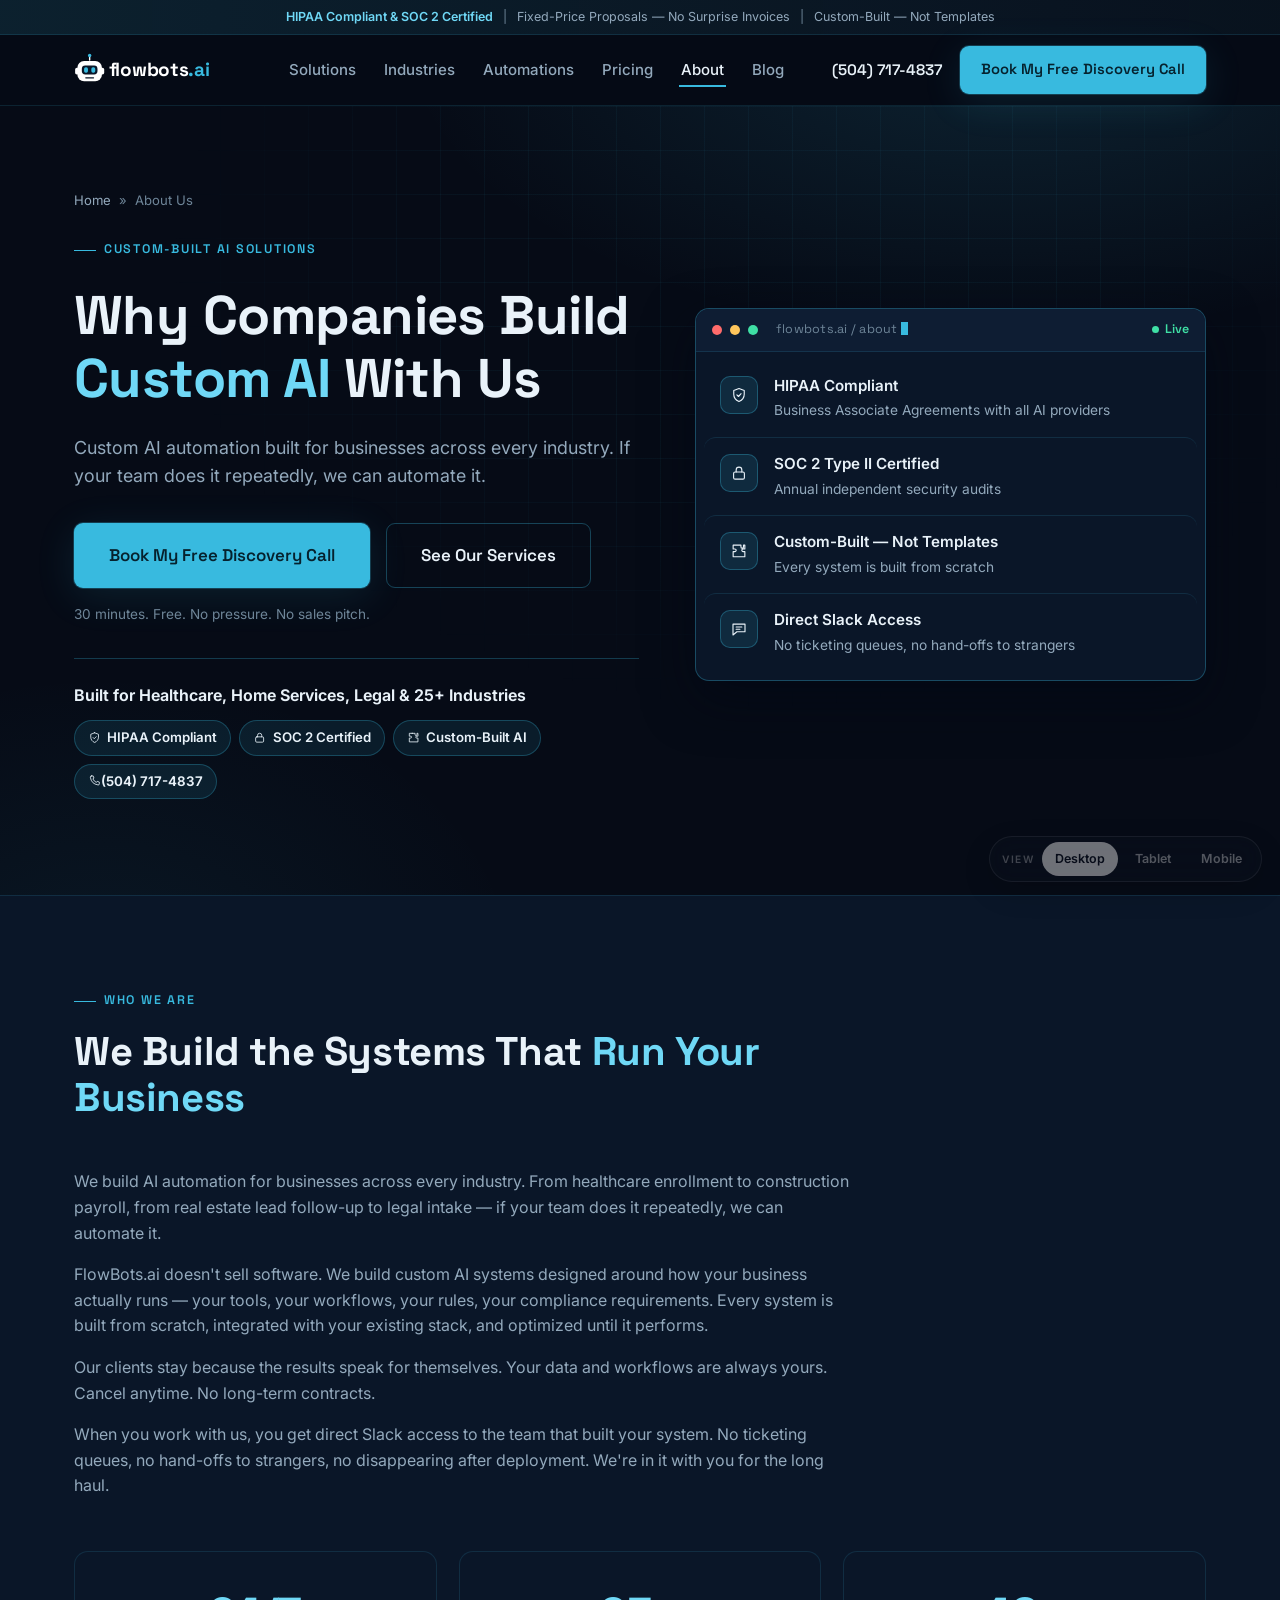
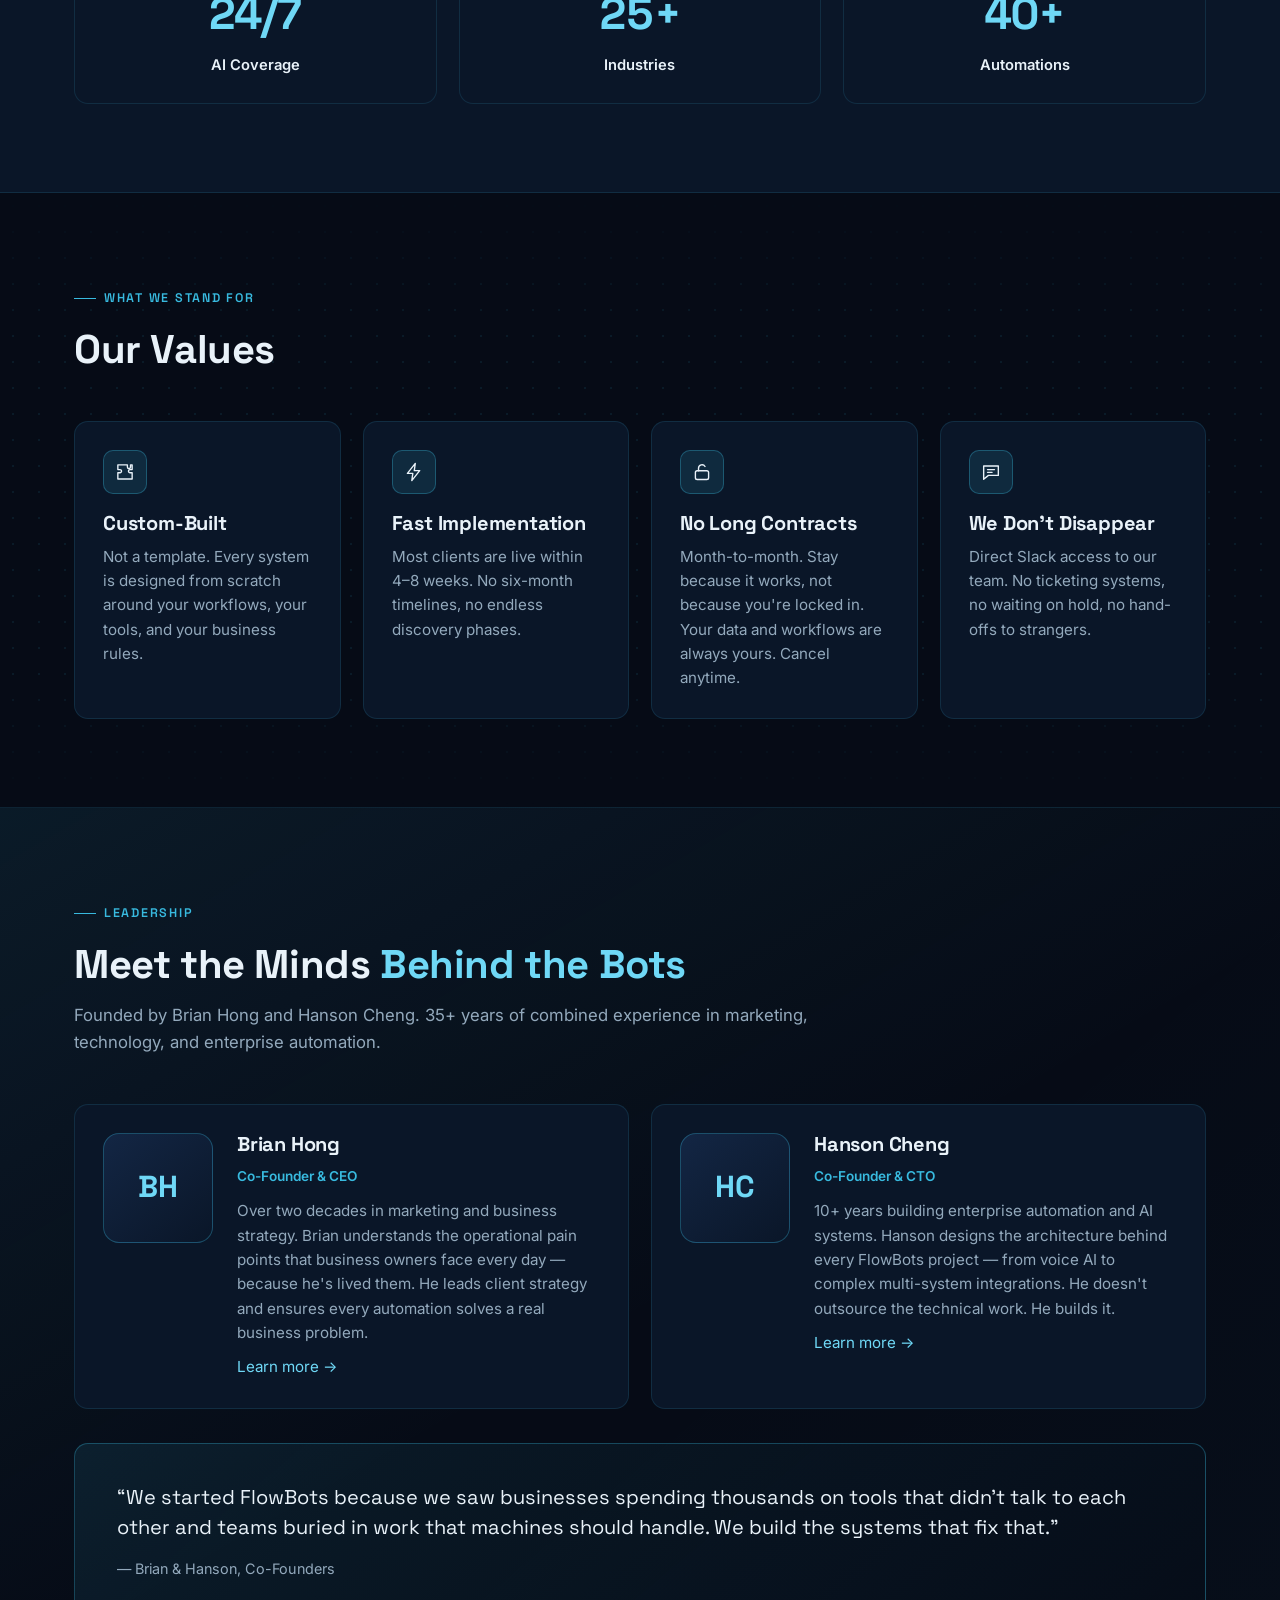
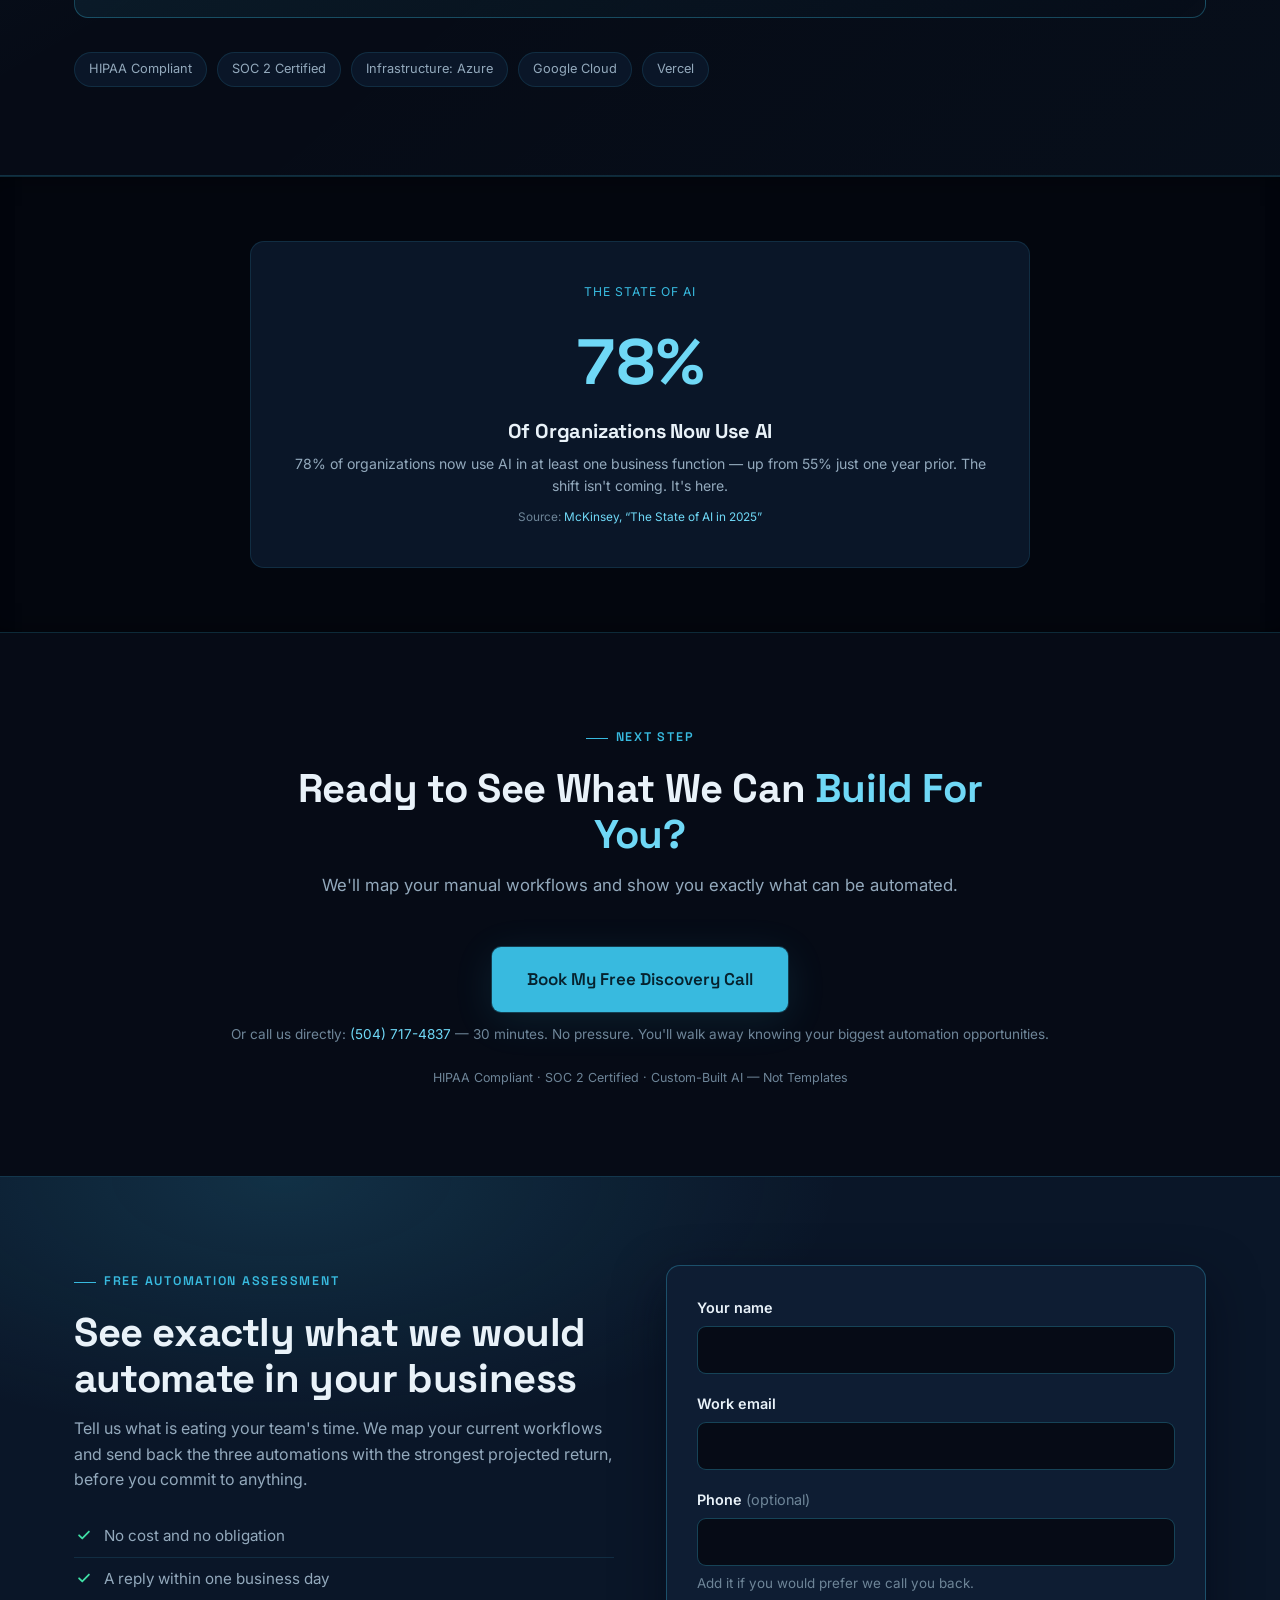
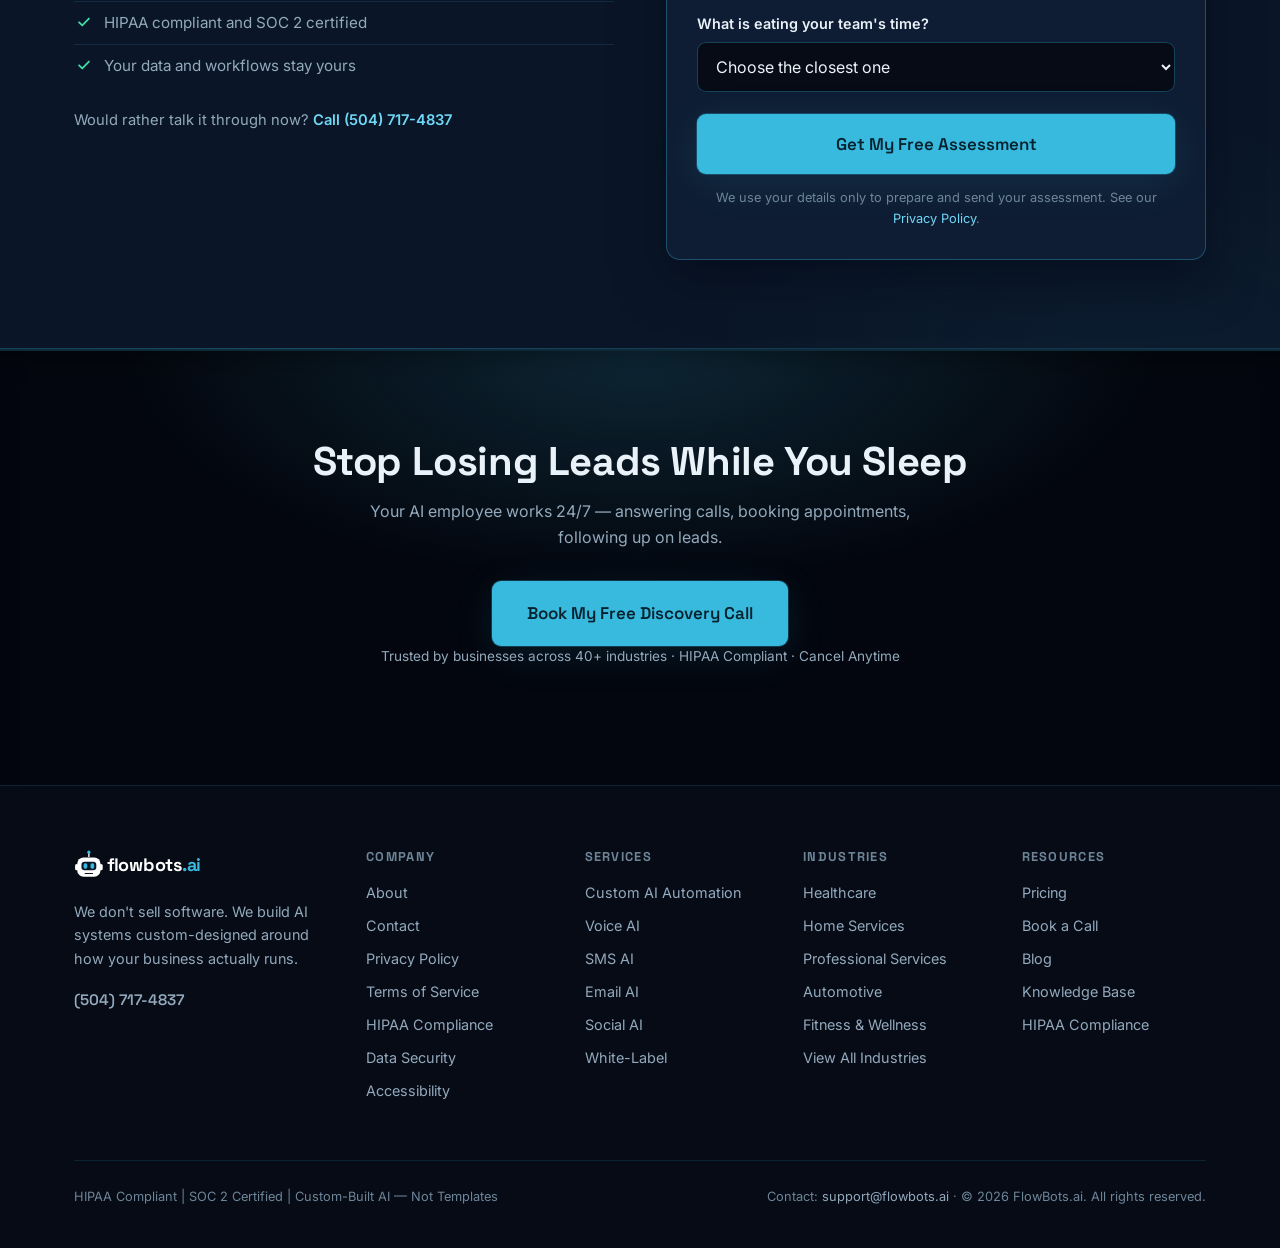
<file: about.html>
<!DOCTYPE html>
<html lang="en">
<head>
<meta charset="UTF-8">
<meta name="viewport" content="width=device-width, initial-scale=1.0">
<title>About FlowBots.ai — Why Companies Build Custom AI With Us</title>
<meta name="description" content="Custom AI automation built for businesses across every industry. If your team does it repeatedly, we can automate it. Meet the team behind FlowBots.ai.">
<link rel="preconnect" href="https://fonts.googleapis.com">
<link rel="preconnect" href="https://fonts.gstatic.com" crossorigin>
<link href="https://fonts.googleapis.com/css2?family=Space+Grotesk:wght@500;600;700&family=Inter:wght@400;500;600&display=swap" rel="stylesheet">
<link rel="stylesheet" href="style.css?v=28">
<script>/* These are the animated designs: motion is on unless a URL explicitly
   asks for ?motion=off. A production build should restore respect for
   prefers-reduced-motion; this is a review prototype. */
try{if(!/[?&]motion=off/.test(location.search))document.documentElement.classList.add('motion-on');}catch(e){}</script>
</head>
<body>
<svg class="icon-sprite" aria-hidden="true" focusable="false" style="position:absolute;width:0;height:0;overflow:hidden"><defs><symbol id="i-phone" viewBox="0 0 24 24"><path d="M6.2 3.5h3.1l1.5 3.9-2 1.4a12.4 12.4 0 0 0 6.4 6.4l1.4-2 3.9 1.5v3.1a2 2 0 0 1-2.2 2A16.6 16.6 0 0 1 4.2 5.7a2 2 0 0 1 2-2.2Z"/></symbol><symbol id="i-message" viewBox="0 0 24 24"><path d="M4 5.5h16v10.2H9.2L4 20V5.5Z"/><path d="M8.2 9.4h7.6M8.2 12.4h5"/></symbol><symbol id="i-shield" viewBox="0 0 24 24"><path d="M12 3.2 19 6v5.1c0 4.5-2.9 8-7 9.7-4.1-1.7-7-5.2-7-9.7V6l7-2.8Z"/><path d="M9.2 11.8 11.3 14l3.5-3.7"/></symbol><symbol id="i-plug" viewBox="0 0 24 24"><path d="M9 3.2v4.4M15 3.2v4.4M6.2 7.6h11.6v3.1a5.8 5.8 0 0 1-11.6 0V7.6ZM12 16.5v4.3"/></symbol><symbol id="i-gear" viewBox="0 0 24 24"><circle cx="12" cy="12" r="3.1"/><path d="M12 3.2v2.4M12 18.4v2.4M5.8 5.8l1.7 1.7M16.5 16.5l1.7 1.7M3.2 12h2.4M18.4 12h2.4M5.8 18.2l1.7-1.7M16.5 7.5l1.7-1.7"/></symbol><symbol id="i-chart" viewBox="0 0 24 24"><path d="M3.5 20.4h17"/><path d="M6.8 20.4v-6.2M11.4 20.4V7.6M16 20.4v-9.2"/></symbol><symbol id="i-sync" viewBox="0 0 24 24"><path d="M20.2 12a8.2 8.2 0 0 1-13.9 5.9M3.8 12A8.2 8.2 0 0 1 17.7 6.1"/><path d="M3.8 7.2V12h4.8M20.2 16.8V12h-4.8"/></symbol><symbol id="i-folder" viewBox="0 0 24 24"><path d="M3.6 6.4h5.6l2 2.4h9.2v10.8H3.6V6.4Z"/><path d="M3.6 11.6h16.8"/></symbol><symbol id="i-puzzle" viewBox="0 0 24 24"><path d="M9.4 4.2h5.2v2.3a1.7 1.7 0 1 0 3.4 0V4.2h1.8v5.2h-2.3a1.7 1.7 0 1 0 0 3.4h2.3v6.9H4.2v-6.9h2.3a1.7 1.7 0 1 0 0-3.4H4.2V4.2h5.2Z"/></symbol><symbol id="i-bolt" viewBox="0 0 24 24"><path d="M13.4 2.6 4.8 13.5h5.9l-1.1 7.9 8.6-10.9h-5.9l1.1-7.9Z"/></symbol><symbol id="i-lock" viewBox="0 0 24 24"><rect x="4.8" y="10.6" width="14.4" height="9.6" rx="2"/><path d="M8.2 10.6V7.9a3.8 3.8 0 0 1 7.6 0v2.7"/></symbol><symbol id="i-unlock" viewBox="0 0 24 24"><rect x="4.8" y="10.6" width="14.4" height="9.6" rx="2"/><path d="M8.2 10.6V7.9a3.8 3.8 0 0 1 7.1-1.9"/></symbol><symbol id="i-document" viewBox="0 0 24 24"><path d="M6.2 3.4h7.4l4.2 4.2v13H6.2V3.4Z"/><path d="M13.6 3.4v4.2h4.2M9.2 12.4h5.6M9.2 15.8h5.6"/></symbol><symbol id="i-flask" viewBox="0 0 24 24"><path d="M9.4 3.4v6.1L4.6 18a2 2 0 0 0 1.7 3h11.4a2 2 0 0 0 1.7-3l-4.8-8.5V3.4"/><path d="M8.2 3.4h7.6M7.4 14.2h9.2"/></symbol><symbol id="i-trending" viewBox="0 0 24 24"><path d="M3.4 16.8 9.2 11l3.7 3.7 7.7-7.7"/><path d="M15.4 7h5.2v5.2"/></symbol><symbol id="i-users" viewBox="0 0 24 24"><circle cx="9.2" cy="8.4" r="3.2"/><path d="M3.6 19.6a5.6 5.6 0 0 1 11.2 0"/><path d="M16.2 6.2a3 3 0 0 1 0 5.9M17.4 14.6a5 5 0 0 1 3.2 4.6"/></symbol><symbol id="i-bot" viewBox="0 0 24 24"><rect x="4.4" y="8.2" width="15.2" height="10.6" rx="3"/><path d="M12 4.2v4M9.4 12.6v1.8M14.6 12.6v1.8M2.6 12.4v3M21.4 12.4v3"/><circle cx="12" cy="3.2" r="1.2"/></symbol><symbol id="i-tools" viewBox="0 0 24 24"><path d="M14.8 6.4a3.8 3.8 0 0 0 5 5l-9.6 9.6a2.2 2.2 0 0 1-3.1-3.1l9.6-9.6a3.8 3.8 0 0 0-5-5"/></symbol><symbol id="i-receipt" viewBox="0 0 24 24"><path d="M6 3.4h12v17.2l-3-1.9-3 1.9-3-1.9-3 1.9V3.4Z"/><path d="M9 8.4h6M9 12.2h6"/></symbol><symbol id="i-star" viewBox="0 0 24 24"><path d="m12 3.4 2.7 5.5 6 .9-4.3 4.2 1 6-5.4-2.8-5.4 2.8 1-6L3.3 9.8l6-.9L12 3.4Z"/></symbol><symbol id="i-mic" viewBox="0 0 24 24"><rect x="9.2" y="2.6" width="5.6" height="10.8" rx="2.8"/><path d="M5.4 11.6a6.6 6.6 0 0 0 13.2 0M12 18.2v3.2"/></symbol><symbol id="i-repeat" viewBox="0 0 24 24"><path d="M4.2 9.4a4 4 0 0 1 4-4h11.6M19.8 14.6a4 4 0 0 1-4 4H4.2"/><path d="M16.6 2.4 19.8 5.4l-3.2 3M7.4 15.6 4.2 18.6l3.2 3"/></symbol><symbol id="i-cpu" viewBox="0 0 24 24"><rect x="7.6" y="7.6" width="8.8" height="8.8" rx="1.6"/><path d="M10.6 2.8v4.8M13.4 2.8v4.8M10.6 16.4v4.8M13.4 16.4v4.8M2.8 10.6h4.8M2.8 13.4h4.8M16.4 10.6h4.8M16.4 13.4h4.8"/></symbol><symbol id="i-calendar" viewBox="0 0 24 24"><rect x="3.8" y="5.4" width="16.4" height="15" rx="2"/><path d="M8.2 2.8v4.4M15.8 2.8v4.4M3.8 10.4h16.4"/></symbol><symbol id="i-card" viewBox="0 0 24 24"><rect x="2.8" y="5.2" width="18.4" height="13.6" rx="2.2"/><path d="M2.8 10h18.4M6.4 14.6h3.4"/></symbol><symbol id="i-ruler" viewBox="0 0 24 24"><path d="m3.4 15.4 12-12 5.2 5.2-12 12-5.2-5.2Z"/><path d="m7.4 11.4 2 2M10.6 8.2l2 2M13.8 5 15.8 7"/></symbol><symbol id="i-clock" viewBox="0 0 24 24"><circle cx="12" cy="12" r="8.6"/><path d="M12 6.8V12l3.4 2.2"/></symbol><symbol id="i-search" viewBox="0 0 24 24"><circle cx="10.8" cy="10.8" r="6.8"/><path d="m16 16 4.6 4.6"/></symbol><symbol id="i-graduation" viewBox="0 0 24 24"><path d="M2.8 8.6 12 4.2l9.2 4.4-9.2 4.4L2.8 8.6Z"/><path d="M6.6 10.6v5.2c0 1.6 2.4 2.9 5.4 2.9s5.4-1.3 5.4-2.9v-5.2M20.4 9v5.4"/></symbol><symbol id="i-target" viewBox="0 0 24 24"><circle cx="12" cy="12" r="8.4"/><circle cx="12" cy="12" r="4.6"/><circle cx="12" cy="12" r="1"/></symbol><symbol id="i-home" viewBox="0 0 24 24"><path d="M3.8 10.8 12 3.8l8.2 7v9.4H3.8v-9.4Z"/><path d="M9.4 20.2v-5.6h5.2v5.6"/></symbol><symbol id="i-health" viewBox="0 0 24 24"><path d="M6.2 3.2v5.4a4.6 4.6 0 0 0 9.2 0V3.2"/><path d="M4.4 3.2h3.6M13.6 3.2h3.6M10.8 13a5.4 5.4 0 0 0 5.4 5.2 3.6 3.6 0 0 0 3.6-3.6v-1.2"/><circle cx="19.8" cy="11.4" r="2"/></symbol><symbol id="i-building" viewBox="0 0 24 24"><path d="M4.2 20.6V8.2L12 3.4l7.8 4.8v12.4"/><path d="M3 20.6h18M8 11.4h2.4M13.6 11.4H16M8 15.4h2.4M13.6 15.4H16"/></symbol><symbol id="i-check" viewBox="0 0 24 24"><path d="m4.6 12.4 4.8 4.8 10-10.4"/></symbol><symbol id="i-x" viewBox="0 0 24 24"><path d="M6.2 6.2l11.6 11.6M17.8 6.2 6.2 17.8"/></symbol><symbol id="i-menu" viewBox="0 0 24 24"><path d="M3.8 7h16.4M3.8 12h16.4M3.8 17h16.4"/></symbol><symbol id="i-arrow-down" viewBox="0 0 24 24"><path d="M12 4.2v14.6M6.4 13.4 12 19l5.6-5.6"/></symbol><symbol id="i-mail" viewBox="0 0 24 24"><rect x="3.2" y="5.2" width="17.6" height="13.6" rx="2"/><path d="m3.8 6.6 8.2 6 8.2-6"/></symbol><symbol id="i-route" viewBox="0 0 24 24"><circle cx="6" cy="6" r="2.6"/><circle cx="18" cy="18" r="2.6"/><path d="M8.6 6h5.8a3.6 3.6 0 0 1 0 7.2H9.6a3.6 3.6 0 0 0 0 7.2h.4"/></symbol></defs></svg>

<div class="topbar">
  <b>HIPAA Compliant &amp; SOC 2 Certified</b><span class="sep">|</span><span class="hide-m">Fixed-Price Proposals — No Surprise Invoices</span><span class="sep hide-m">|</span><span class="hide-m">Custom-Built — Not Templates</span>
</div>

<header class="site-header">
  <div class="wrap nav">
    <a class="brand" href="index.html" aria-label="FlowBots.ai home">
      <svg xmlns="http://www.w3.org/2000/svg" width="200" height="38" viewBox="0 0 320 60" role="img" aria-label="flowbots.ai"><g transform="translate(2 4)"><path stroke="#fff" stroke-linecap="round" stroke-width="2.5" d="M26 0v8"/><circle cx="26" r="3" fill="#38badf"/><rect width="44" height="36" x="4" y="10" fill="#fff" rx="12" ry="12"/><rect width="6" height="12" y="22" fill="#fff" rx="3" ry="3"/><rect width="6" height="12" x="46" y="22" fill="#fff" rx="3" ry="3"/><rect width="28" height="16" x="12" y="18" fill="#0a1628" rx="6" ry="6"/><rect width="7" height="10" x="16" y="21" fill="#38badf" rx="3" ry="3"/><rect width="7" height="10" x="29" y="21" fill="#38badf" rx="3" ry="3"/><path stroke="#0a1628" stroke-linecap="round" stroke-width="2" d="M19 40h14"/></g><text x="62" y="40" fill="#fff" font-family="'Space Grotesk','DM Sans',Arial,sans-serif" font-size="34" font-weight="700" letter-spacing="-.5">flowbots<tspan fill="#38badf">.ai</tspan></text></svg>
    </a>
    <ul class="nav-links">
      <li><a href="solutions.html">Solutions</a></li>
      <li><a href="industries.html">Industries</a></li>
      <li><a href="automations.html">Automations</a></li>
      <li><a href="pricing.html">Pricing</a></li>
      <li><a href="about.html" aria-current="page">About</a></li>
      <li><a href="blog.html">Blog</a></li>
    </ul>
    <div class="nav-cta">
      <a class="nav-phone" href="tel:+15047174837" data-track="tel-click">(504) 717-4837</a>
      <a class="btn btn-primary" href="https://www.flowbots.ai/book-call/" data-track="cta-book">Book My Free Discovery Call</a>
      <button class="nav-toggle" aria-expanded="false" aria-label="Open menu"><svg class="ico" aria-hidden="true"><use href="#i-menu"></use></svg></button>
    </div>
  </div>
  <nav class="mobile-menu" aria-label="Mobile">
    <a href="solutions.html">Solutions</a>
    <a href="industries.html">Industries</a>
    <a href="automations.html">Automations</a>
    <a href="pricing.html">Pricing</a>
    <a href="about.html">About</a>
    <a href="blog.html">Blog</a>
    <a href="tel:+15047174837" data-track="tel-click">(504) 717-4837</a>
  </nav>
</header>

<main>

<!-- ============ HERO ============ -->
<section class="hero">
  <div class="wrap hero-grid">
    <div>
      <p class="crumbs"><a href="index.html">Home</a><span class="sep">»</span>About Us</p>
      <span class="eyebrow">Custom-Built AI Solutions</span>
      <h1>Why Companies Build <span class="accent">Custom AI</span> With Us</h1>
      <p class="lede">Custom AI automation built for businesses across every industry. If your team does it repeatedly, we can automate it.</p>
      <div class="cta-row">
        <a class="btn btn-primary btn-lg" href="https://www.flowbots.ai/book-call/" data-track="cta-book">Book My Free Discovery Call</a>
        <a class="btn btn-ghost btn-lg" href="solutions.html">See Our Services</a>
      </div>
      <p class="micro">30 minutes. Free. No pressure. No sales pitch.</p>
      <p class="hero-trust"><b>Built for Healthcare, Home Services, Legal &amp; 25+ Industries</b><span class="trust-chips"><span><svg class="ico" aria-hidden="true"><use href="#i-shield"></use></svg>HIPAA Compliant</span><span><svg class="ico" aria-hidden="true"><use href="#i-lock"></use></svg>SOC 2 Certified</span><span><svg class="ico" aria-hidden="true"><use href="#i-puzzle"></use></svg>Custom-Built AI</span><span><a href="tel:+15047174837" data-track="tel-click"><svg class="ico" aria-hidden="true"><use href="#i-phone"></use></svg>(504) 717-4837</a></span></span></p>
    </div>

    <div class="panel" aria-label="How FlowBots works with clients">
      <div class="panel-bar">
        <span class="dot dot-r"></span><span class="dot dot-y"></span><span class="dot dot-g"></span>
        <span class="addr">flowbots.ai / about</span>
        <span class="live-flag">Live</span>
      </div>
      <div class="feed" data-feed>
        <div class="feed-item"><div class="feed-icon"><svg class="ico" aria-hidden="true"><use href="#i-shield"></use></svg></div><div><b>HIPAA Compliant</b><span>Business Associate Agreements with all AI providers</span></div></div>
        <div class="feed-item"><div class="feed-icon"><svg class="ico" aria-hidden="true"><use href="#i-lock"></use></svg></div><div><b>SOC 2 Type II Certified</b><span>Annual independent security audits</span></div></div>
        <div class="feed-item"><div class="feed-icon"><svg class="ico" aria-hidden="true"><use href="#i-puzzle"></use></svg></div><div><b>Custom-Built — Not Templates</b><span>Every system is built from scratch</span></div></div>
        <div class="feed-item"><div class="feed-icon"><svg class="ico" aria-hidden="true"><use href="#i-message"></use></svg></div><div><b>Direct Slack Access</b><span>No ticketing queues, no hand-offs to strangers</span></div></div>
      </div>
    </div>
  </div>
</section>

<!-- ============ STORY ============ -->
<section class="sec-panel">
  <div class="wrap">
    <div class="section-head reveal">
      <span class="eyebrow">Who We Are</span>
      <h2>We Build the Systems That <span class="accent">Run Your Business</span></h2>
    </div>
    <div class="prose reveal">
      <p>We build AI automation for businesses across every industry. From healthcare enrollment to construction payroll, from real estate lead follow-up to legal intake — if your team does it repeatedly, we can automate it.</p>
      <p>FlowBots.ai doesn't sell software. We build custom AI systems designed around how your business actually runs — your tools, your workflows, your rules, your compliance requirements. Every system is built from scratch, integrated with your existing stack, and optimized until it performs.</p>
      <p>Our clients stay because the results speak for themselves. Your data and workflows are always yours. Cancel anytime. No long-term contracts.</p>
      <p>When you work with us, you get direct Slack access to the team that built your system. No ticketing queues, no hand-offs to strangers, no disappearing after deployment. We're in it with you for the long haul.</p>
    </div>

    <div class="grid-3 mt-4">
      <div class="stat reveal"><b>24/7</b><span class="stat-label">AI Coverage</span></div>
      <div class="stat reveal"><b class="countup" data-target="25" data-suffix="+">0+</b><span class="stat-label">Industries</span></div>
      <div class="stat reveal"><b class="countup" data-target="40" data-suffix="+">0+</b><span class="stat-label">Automations</span></div>
    </div>
  </div>
</section>

<!-- ============ VALUES ============ -->
<section class="sec-grid">
  <div class="wrap">
    <div class="section-head reveal">
      <span class="eyebrow">What We Stand For</span>
      <h2>Our Values</h2>
    </div>
    <div class="grid-4">
      <div class="card reveal">
        <div class="card-icon"><svg class="ico" aria-hidden="true"><use href="#i-puzzle"></use></svg></div>
        <h3>Custom-Built</h3>
        <p>Not a template. Every system is designed from scratch around your workflows, your tools, and your business rules.</p>
      </div>
      <div class="card reveal">
        <div class="card-icon"><svg class="ico" aria-hidden="true"><use href="#i-bolt"></use></svg></div>
        <h3>Fast Implementation</h3>
        <p>Most clients are live within 4–8 weeks. No six-month timelines, no endless discovery phases.</p>
      </div>
      <div class="card reveal">
        <div class="card-icon"><svg class="ico" aria-hidden="true"><use href="#i-unlock"></use></svg></div>
        <h3>No Long Contracts</h3>
        <p>Month-to-month. Stay because it works, not because you're locked in. Your data and workflows are always yours. Cancel anytime.</p>
      </div>
      <div class="card reveal">
        <div class="card-icon"><svg class="ico" aria-hidden="true"><use href="#i-message"></use></svg></div>
        <h3>We Don't Disappear</h3>
        <p>Direct Slack access to our team. No ticketing systems, no waiting on hold, no hand-offs to strangers.</p>
      </div>
    </div>
  </div>
</section>

<!-- ============ FOUNDERS ============ -->
<section class="sec-wash">
  <div class="wrap">
    <div class="section-head reveal">
      <span class="eyebrow">Leadership</span>
      <h2>Meet the Minds <span class="accent">Behind the Bots</span></h2>
      <p>Founded by Brian Hong and Hanson Cheng. 35+ years of combined experience in marketing, technology, and enterprise automation.</p>
    </div>
    <div class="grid-2">
      <div class="card reveal">
        <div class="founder-card">
          <div class="avatar">BH</div>
          <div>
            <h3>Brian Hong</h3>
            <span class="role-tag">Co-Founder &amp; CEO</span>
            <p>Over two decades in marketing and business strategy. Brian understands the operational pain points that business owners face every day — because he's lived them. He leads client strategy and ensures every automation solves a real business problem.</p>
            <p class="mt-1"><a href="bio.html">Learn more →</a></p>
          </div>
        </div>
      </div>
      <div class="card reveal">
        <div class="founder-card">
          <div class="avatar">HC</div>
          <div>
            <h3>Hanson Cheng</h3>
            <span class="role-tag">Co-Founder &amp; CTO</span>
            <p>10+ years building enterprise automation and AI systems. Hanson designs the architecture behind every FlowBots project — from voice AI to complex multi-system integrations. He doesn't outsource the technical work. He builds it.</p>
            <p class="mt-1"><a href="bio.html#hanson">Learn more →</a></p>
          </div>
        </div>
      </div>
    </div>

    <div class="quote mt-3 reveal">
      “We started FlowBots because we saw businesses spending thousands on tools that didn't talk to each other and teams buried in work that machines should handle. We build the systems that fix that.”
      <footer>— Brian &amp; Hanson, Co-Founders</footer>
    </div>

    <div class="chips reveal mt-3">
      <span>HIPAA Compliant</span>
      <span>SOC 2 Certified</span>
      <span>Infrastructure: Azure</span>
      <span>Google Cloud</span>
      <span>Vercel</span>
    </div>
  </div>
</section>

<!-- ============ FEATURED STAT ============ -->
<section class="sec-inset" style="padding-top:64px;padding-bottom:64px">
  <div class="wrap">
    <div class="stat-detail reveal" style="max-width:780px;margin:0 auto;text-align:center;padding:40px">
      <span class="tag">The State of AI</span>
      <b class="n countup" data-target="78" data-suffix="%" style="font-size:clamp(2.6rem,6vw,4rem);display:block;margin-bottom:6px">0%</b>
      <h3>Of Organizations Now Use AI</h3>
      <p class="mt-1">78% of organizations now use AI in at least one business function — up from 55% just one year prior. The shift isn't coming. It's here.</p>
      <span class="src">Source: <a href="https://www.mckinsey.com/capabilities/quantumblack/our-insights/the-state-of-ai" target="_blank" rel="noopener">McKinsey, “The State of AI in 2025”</a></span>
    </div>
  </div>
</section>

<!-- ============ CLOSING CTA ============ -->
<section>
  <div class="wrap">
    <div class="section-head center reveal">
      <span class="eyebrow">Next Step</span>
      <h2>Ready to See What We Can <span class="accent">Build For You?</span></h2>
      <p>We'll map your manual workflows and show you exactly what can be automated.</p>
    </div>
    <div class="center reveal">
      <a class="btn btn-primary btn-lg" href="https://www.flowbots.ai/book-call/" data-track="cta-book">Book My Free Discovery Call</a>
      <p class="micro">Or call us directly: <a href="tel:+15047174837" data-track="tel-click">(504) 717-4837</a> — 30 minutes. No pressure. You'll walk away knowing your biggest automation opportunities.</p>
      <p class="src-note">HIPAA Compliant · SOC 2 Certified · Custom-Built AI — Not Templates</p>
    </div>
  </div>
</section>


<section class="lead-section sec-feature" id="assessment">
  <div class="wrap lead-grid">
    <div class="lead-copy">
      <span class="eyebrow">Free Automation Assessment</span>
      <h2>See exactly what we would automate in your business</h2>
      <p>Tell us what is eating your team's time. We map your current workflows and send back the three automations with the strongest projected return, before you commit to anything.</p>
      <ul class="lead-assure">
        <li>No cost and no obligation</li>
        <li>A reply within one business day</li>
        <li>HIPAA compliant and SOC 2 certified</li>
        <li>Your data and workflows stay yours</li>
      </ul>
      <p class="lead-alt">Would rather talk it through now? <a href="tel:+15047174837" data-track="tel-click">Call (504) 717-4837</a></p>
    </div>

    <form class="lead-form" novalidate data-leadform>
      <div class="field">
        <label for="lf-name">Your name</label>
        <input id="lf-name" name="name" type="text" autocomplete="name" required aria-describedby="lf-name-err">
        <span class="field-err" id="lf-name-err" role="alert"></span>
      </div>
      <div class="field">
        <label for="lf-email">Work email</label>
        <input id="lf-email" name="email" type="email" autocomplete="email" inputmode="email" required aria-describedby="lf-email-err">
        <span class="field-err" id="lf-email-err" role="alert"></span>
      </div>
      <div class="field">
        <label for="lf-phone">Phone <span class="opt">(optional)</span></label>
        <input id="lf-phone" name="phone" type="tel" autocomplete="tel" inputmode="tel" aria-describedby="lf-phone-hint">
        <span class="field-hint" id="lf-phone-hint">Add it if you would prefer we call you back.</span>
      </div>
      <div class="field">
        <label for="lf-problem">What is eating your team's time?</label>
        <select id="lf-problem" name="problem" required aria-describedby="lf-problem-err">
          <option value="">Choose the closest one</option>
          <option>We are missing calls after hours</option>
          <option>Leads go cold before we follow up</option>
          <option>My team is buried in repetitive tasks</option>
          <option>We need to scale without hiring</option>
          <option>Something else</option>
        </select>
        <span class="field-err" id="lf-problem-err" role="alert"></span>
      </div>
      <button type="submit" class="btn btn-primary btn-lg lead-submit">Get My Free Assessment</button>
      <p class="lead-privacy">We use your details only to prepare and send your assessment. See our <a href="https://www.flowbots.ai/privacy-policy/">Privacy Policy</a>.</p>
    </form>

    <div class="lead-success" hidden role="status">
      <span class="lead-tick" aria-hidden="true">
        <svg class="ico" aria-hidden="true"><use href="#i-check"></use></svg>
      </span>
      <h3>Your assessment request is in</h3>
      <p>We will map your workflows and reply within one business day with the three automations we would build first, and what each is worth.</p>
      <p class="lead-alt">Need it sooner? <a href="tel:+15047174837" data-track="tel-click">Call (504) 717-4837</a></p>
    </div>
  </div>
</section>

<!-- ============ PRE-FOOTER CTA ============ -->
<section class="prefoot">
  <div class="wrap">
    <h2 class="reveal">Stop Losing Leads While You Sleep</h2>
    <p class="reveal">Your AI employee works 24/7 — answering calls, booking appointments, following up on leads.</p>
    <div class="reveal">
      <a class="btn btn-primary btn-lg" href="https://www.flowbots.ai/book-call/" data-track="cta-book">Book My Free Discovery Call</a>
      <p class="micro">Trusted by businesses across 40+ industries · HIPAA Compliant · Cancel Anytime</p>
    </div>
  </div>
</section>

</main>

<footer class="site-footer">
  <div class="wrap">
    <div class="footer-grid">
      <div>
        <svg xmlns="http://www.w3.org/2000/svg" width="170" height="32" viewBox="0 0 320 60" role="img" aria-label="flowbots.ai"><g transform="translate(2 4)"><path stroke="#fff" stroke-linecap="round" stroke-width="2.5" d="M26 0v8"/><circle cx="26" r="3" fill="#38badf"/><rect width="44" height="36" x="4" y="10" fill="#fff" rx="12" ry="12"/><rect width="6" height="12" y="22" fill="#fff" rx="3" ry="3"/><rect width="6" height="12" x="46" y="22" fill="#fff" rx="3" ry="3"/><rect width="28" height="16" x="12" y="18" fill="#0a1628" rx="6" ry="6"/><rect width="7" height="10" x="16" y="21" fill="#38badf" rx="3" ry="3"/><rect width="7" height="10" x="29" y="21" fill="#38badf" rx="3" ry="3"/><path stroke="#0a1628" stroke-linecap="round" stroke-width="2" d="M19 40h14"/></g><text x="62" y="40" fill="#fff" font-family="'Space Grotesk','DM Sans',Arial,sans-serif" font-size="34" font-weight="700" letter-spacing="-.5">flowbots<tspan fill="#38badf">.ai</tspan></text></svg>
        <p class="footer-tag">We don't sell software. We build AI systems custom-designed around how your business actually runs.</p>
        <p><a href="tel:+15047174837" data-track="tel-click" class="nav-phone">(504) 717-4837</a></p>
      </div>
      <div>
        <h4>Company</h4>
        <ul>
          <li><a href="about.html">About</a></li>
          <li><a href="https://www.flowbots.ai/contact/">Contact</a></li>
          <li><a href="https://www.flowbots.ai/privacy-policy/">Privacy Policy</a></li>
          <li><a href="https://www.flowbots.ai/terms-of-service/">Terms of Service</a></li>
          <li><a href="https://www.flowbots.ai/hipaa-compliance/">HIPAA Compliance</a></li>
          <li><a href="https://www.flowbots.ai/data-security/">Data Security</a></li>
          <li><a href="https://www.flowbots.ai/accessibility/">Accessibility</a></li>
        </ul>
      </div>
      <div>
        <h4>Services</h4>
        <ul>
          <li><a href="automations.html">Custom AI Automation</a></li>
          <li><a href="solutions.html">Voice AI</a></li>
          <li><a href="solutions.html">SMS AI</a></li>
          <li><a href="solutions.html">Email AI</a></li>
          <li><a href="solutions.html">Social AI</a></li>
          <li><a href="solutions.html">White-Label</a></li>
        </ul>
      </div>
      <div>
        <h4>Industries</h4>
        <ul>
          <li><a href="industries.html">Healthcare</a></li>
          <li><a href="industries.html">Home Services</a></li>
          <li><a href="industries.html">Professional Services</a></li>
          <li><a href="industries.html">Automotive</a></li>
          <li><a href="industries.html">Fitness &amp; Wellness</a></li>
          <li><a href="industries.html">View All Industries</a></li>
        </ul>
      </div>
      <div>
        <h4>Resources</h4>
        <ul>
          <li><a href="pricing.html">Pricing</a></li>
          <li><a href="https://www.flowbots.ai/book-call/" data-track="cta-book">Book a Call</a></li>
          <li><a href="blog.html">Blog</a></li>
          <li><a href="https://www.flowbots.ai/ai-automation-knowledge-base/">Knowledge Base</a></li>
          <li><a href="https://www.flowbots.ai/hipaa-compliance/">HIPAA Compliance</a></li>
        </ul>
      </div>
    </div>
    <div class="footer-bottom">
      <span>HIPAA Compliant | SOC 2 Certified | Custom-Built AI — Not Templates</span>
      <span>Contact: <a href="mailto:support@flowbots.ai">support@flowbots.ai</a> · © 2026 FlowBots.ai. All rights reserved.</span>
    </div>
  </div>
</footer>

<div class="sticky-cta">
  <a class="btn btn-ghost" href="tel:+15047174837">Call Us</a>
  <a class="btn btn-primary" href="https://www.flowbots.ai/book-call/" data-track="cta-book">Book Free Call</a>
</div>


<button type="button" class="to-top" aria-label="Back to top" hidden><svg class="ico" aria-hidden="true"><use href="#i-arrow-down"></use></svg></button>
<!-- review control: device preview. Not part of the design. -->
<div class="rv-device" role="group" aria-label="Device preview">
  <span class="rv-label">View</span>
  <button type="button" data-rv="desktop" aria-pressed="true">Desktop</button>
  <button type="button" data-rv="tablet" aria-pressed="false">Tablet</button>
  <button type="button" data-rv="mobile" aria-pressed="false">Mobile</button>
</div>
<script>
(function(){
  /* Device preview needs a real viewport, not a narrowed container: CSS media
     queries answer to the viewport, so shrinking the page would show the
     desktop layout at a small width. Tablet and mobile therefore hand off to
     preview.html, which frames this same page in an iframe. */
  var bar = document.querySelector('.rv-device');
  if (!bar) return;
  var page = location.pathname.split('/').pop() || 'index.html';
  bar.addEventListener('click', function(e){
    var b = e.target.closest('[data-rv]');
    if (!b) return;
    var d = b.getAttribute('data-rv');
    if (d === 'desktop') return;
    location.href = 'preview.html?page=' + encodeURIComponent(page) + '&device=' + d;
  });
})();
</script>

<script src="app.js?v=28"></script>
</body>
</html>
</file>
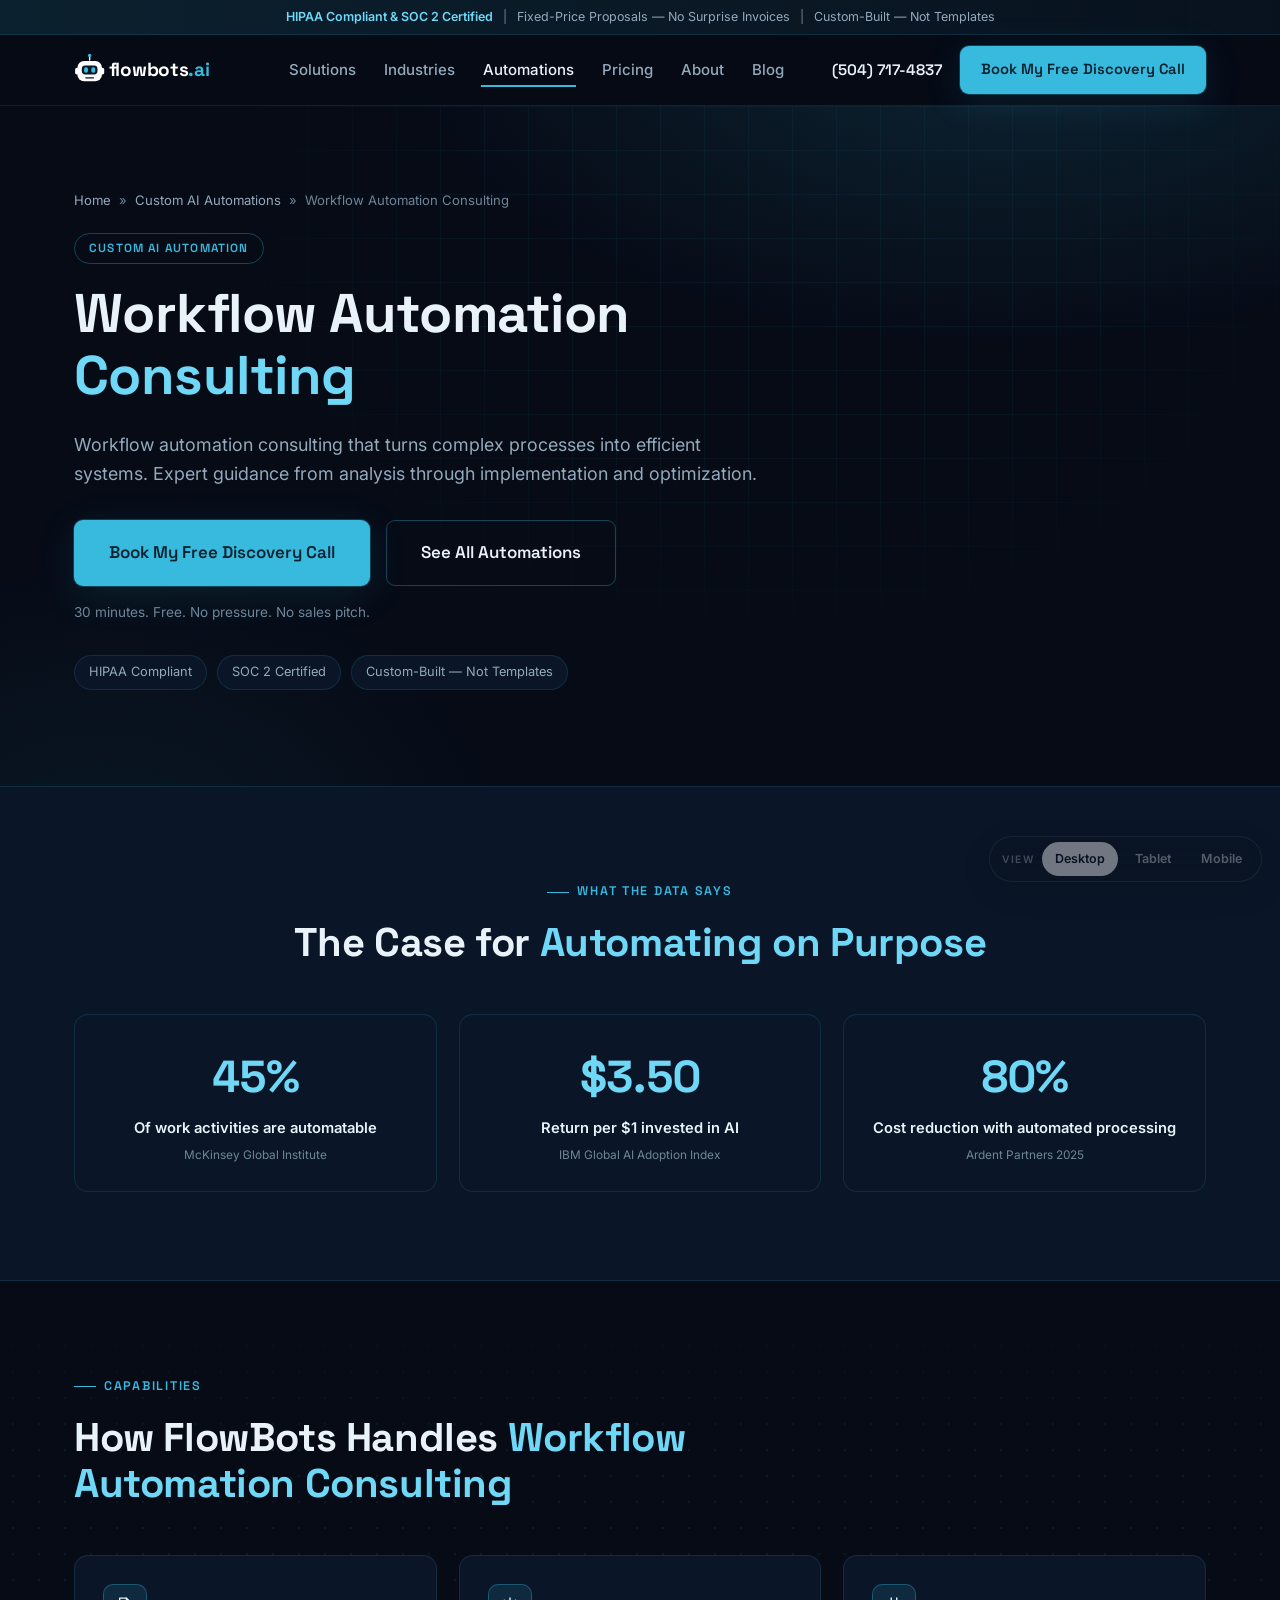
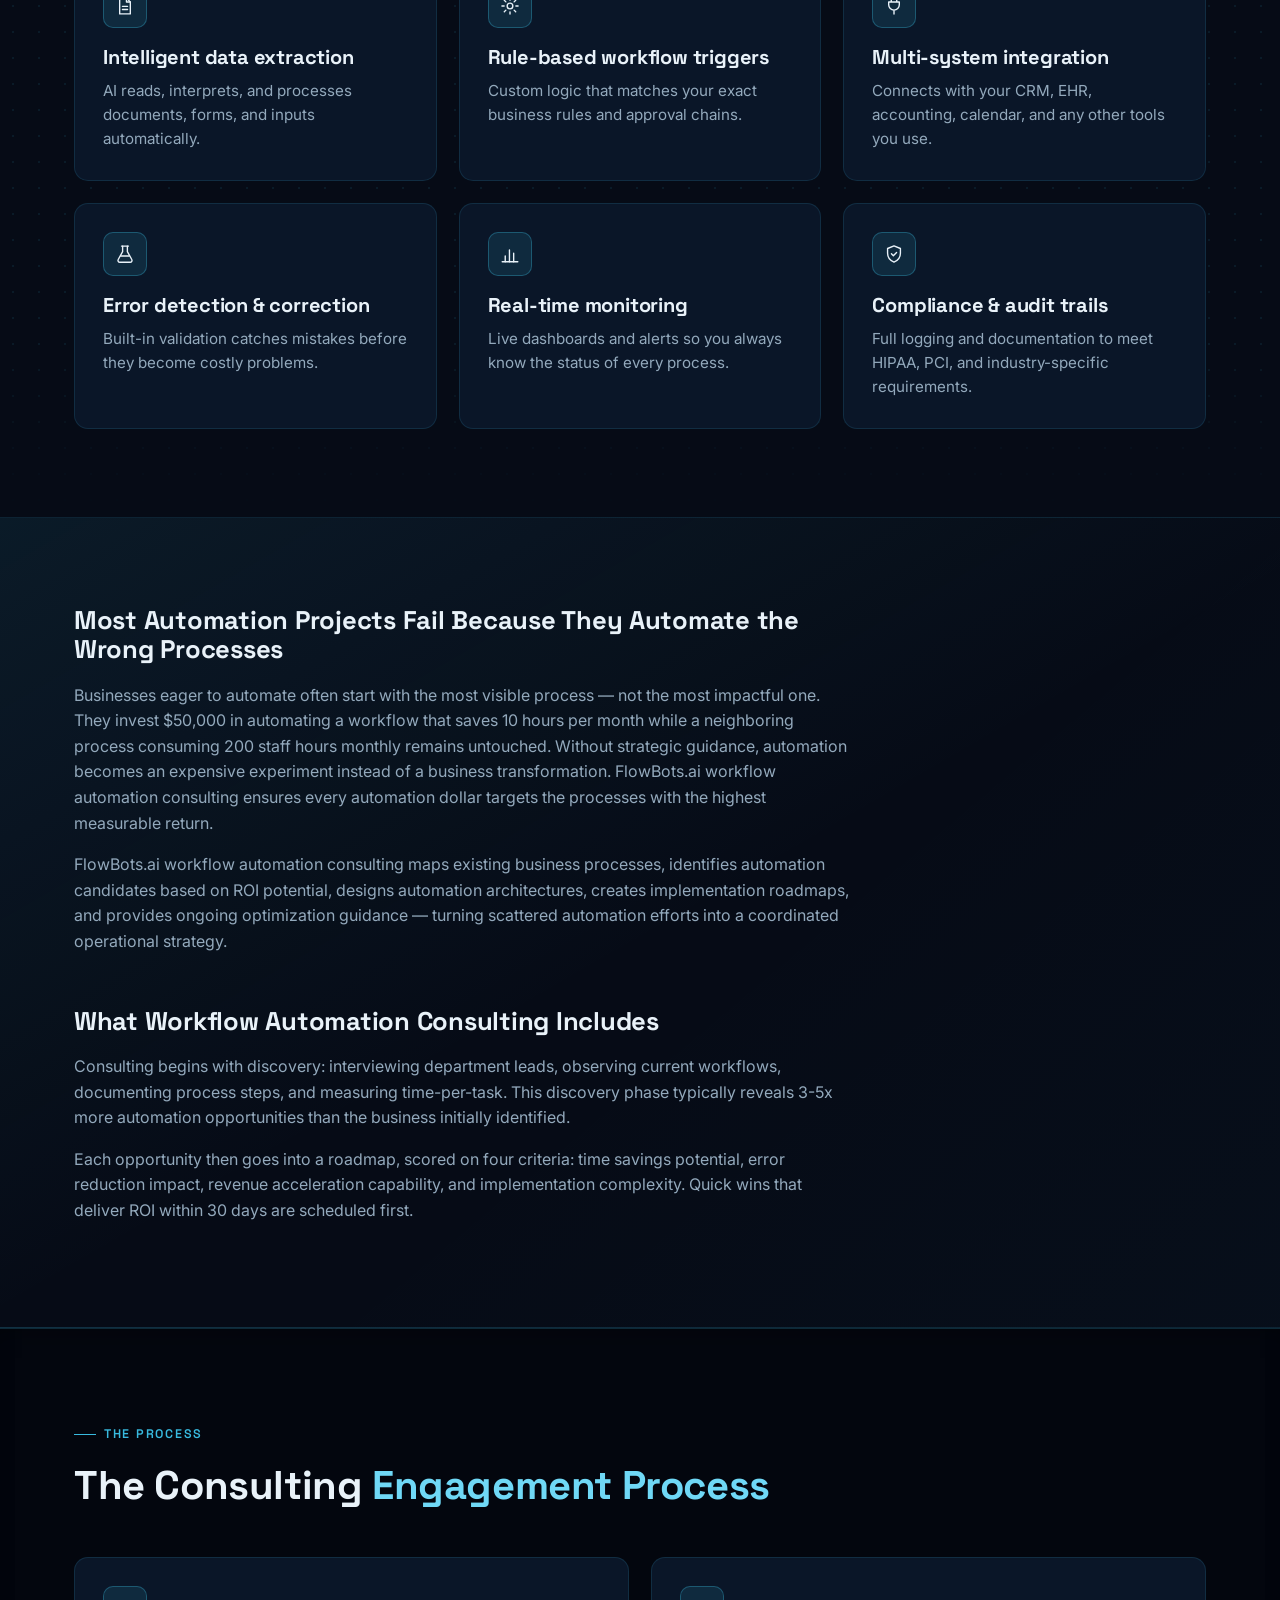
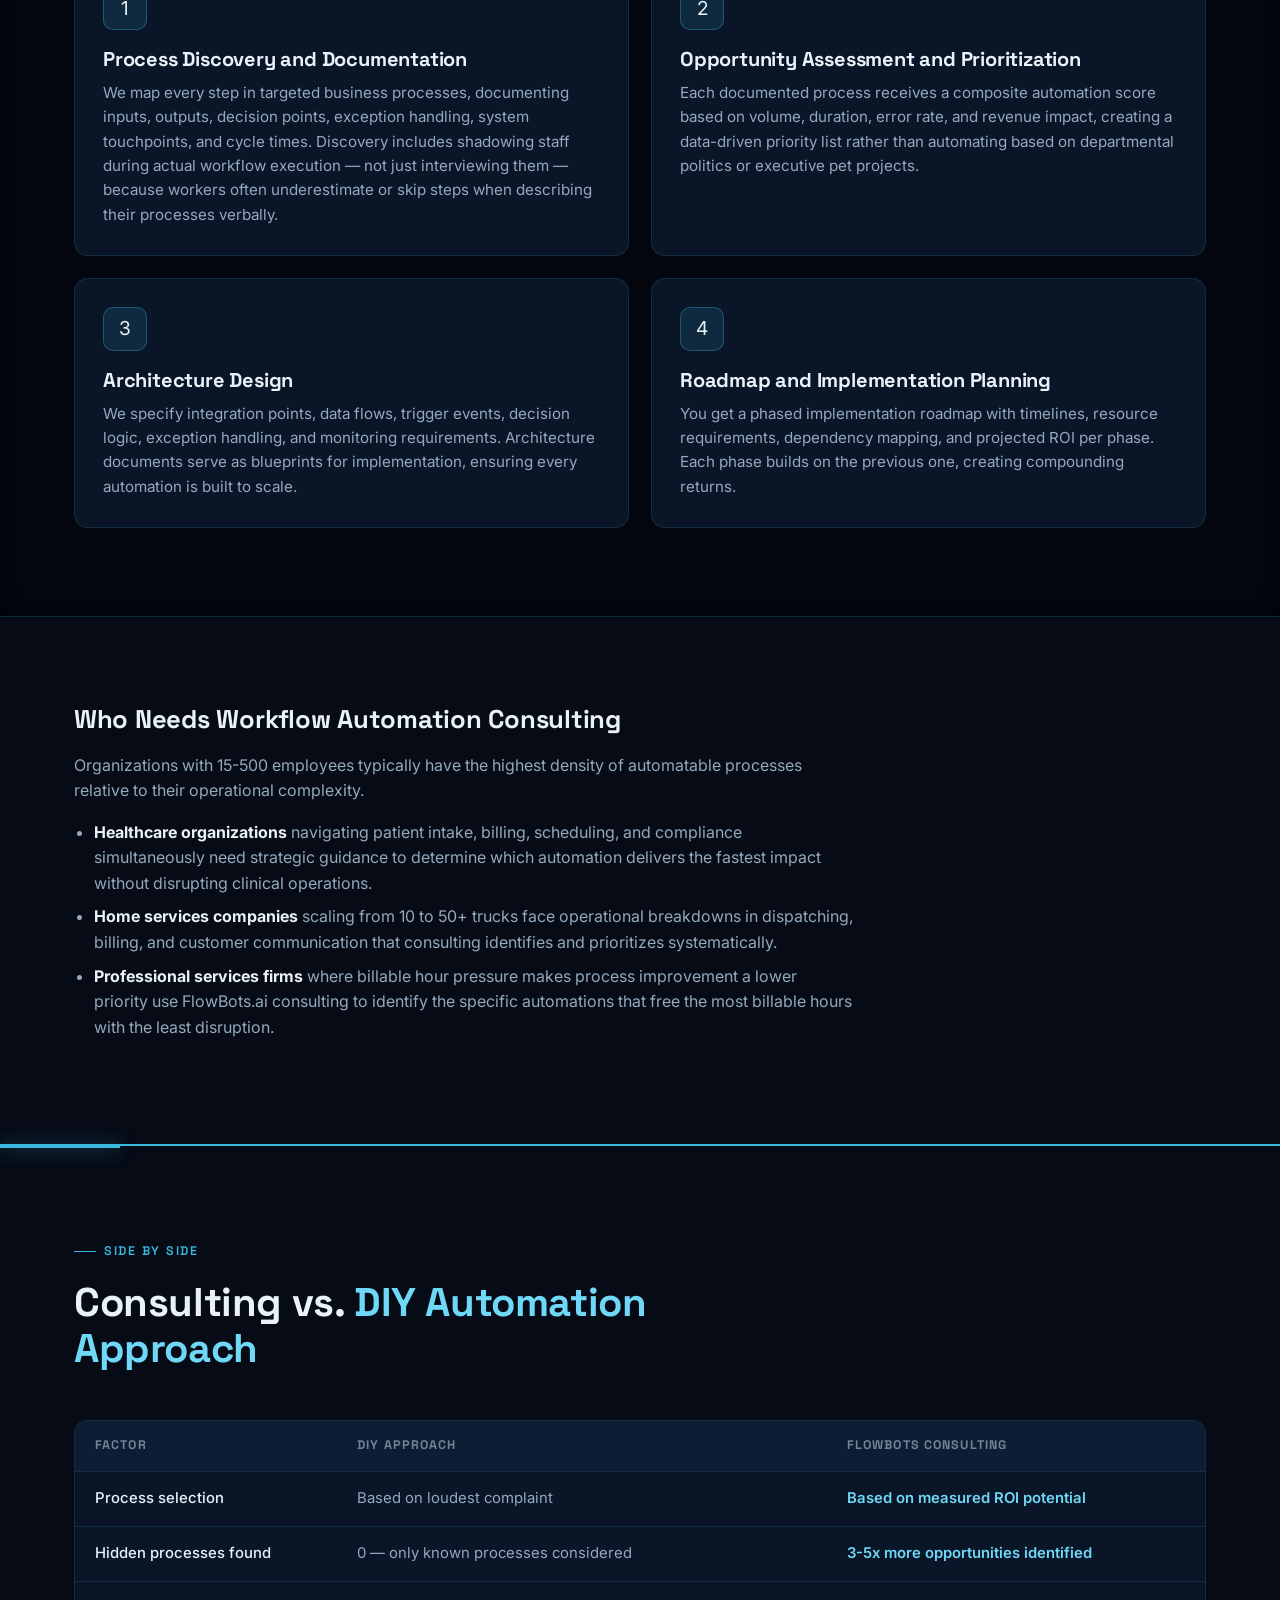
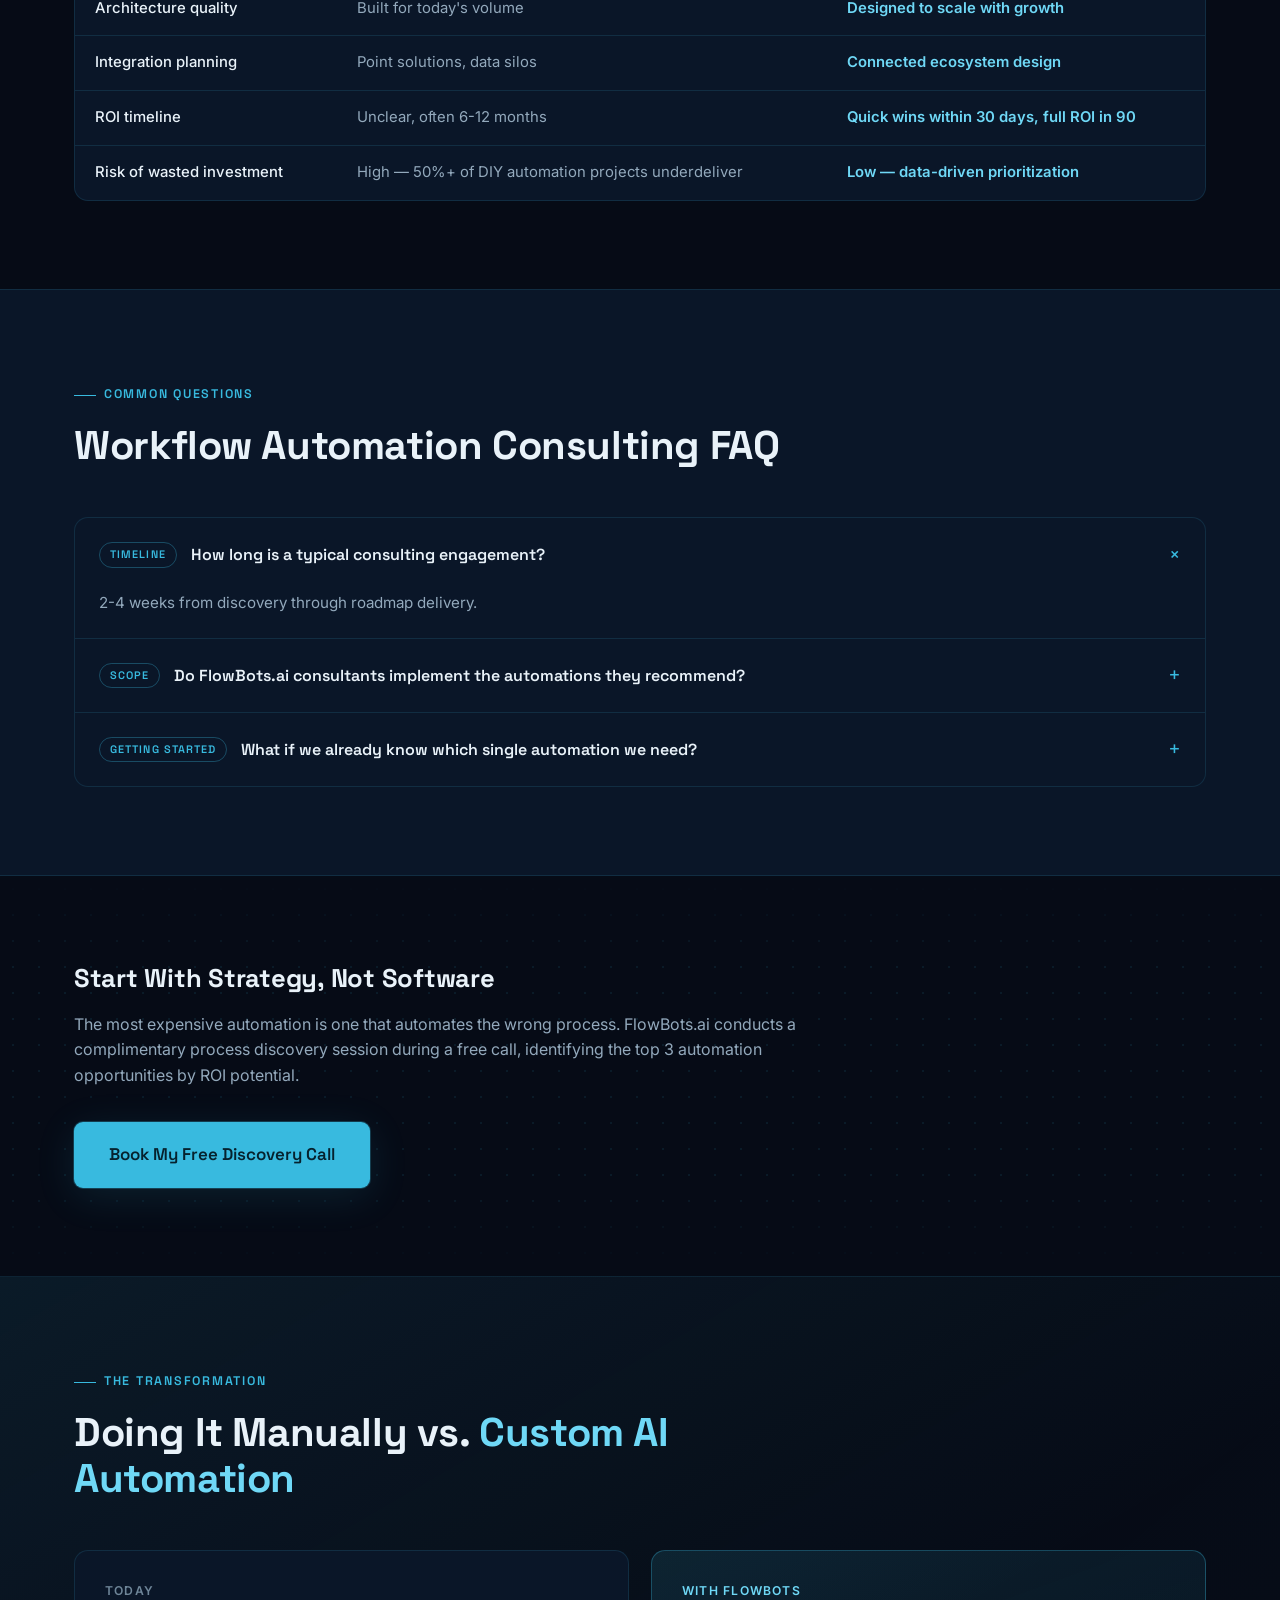
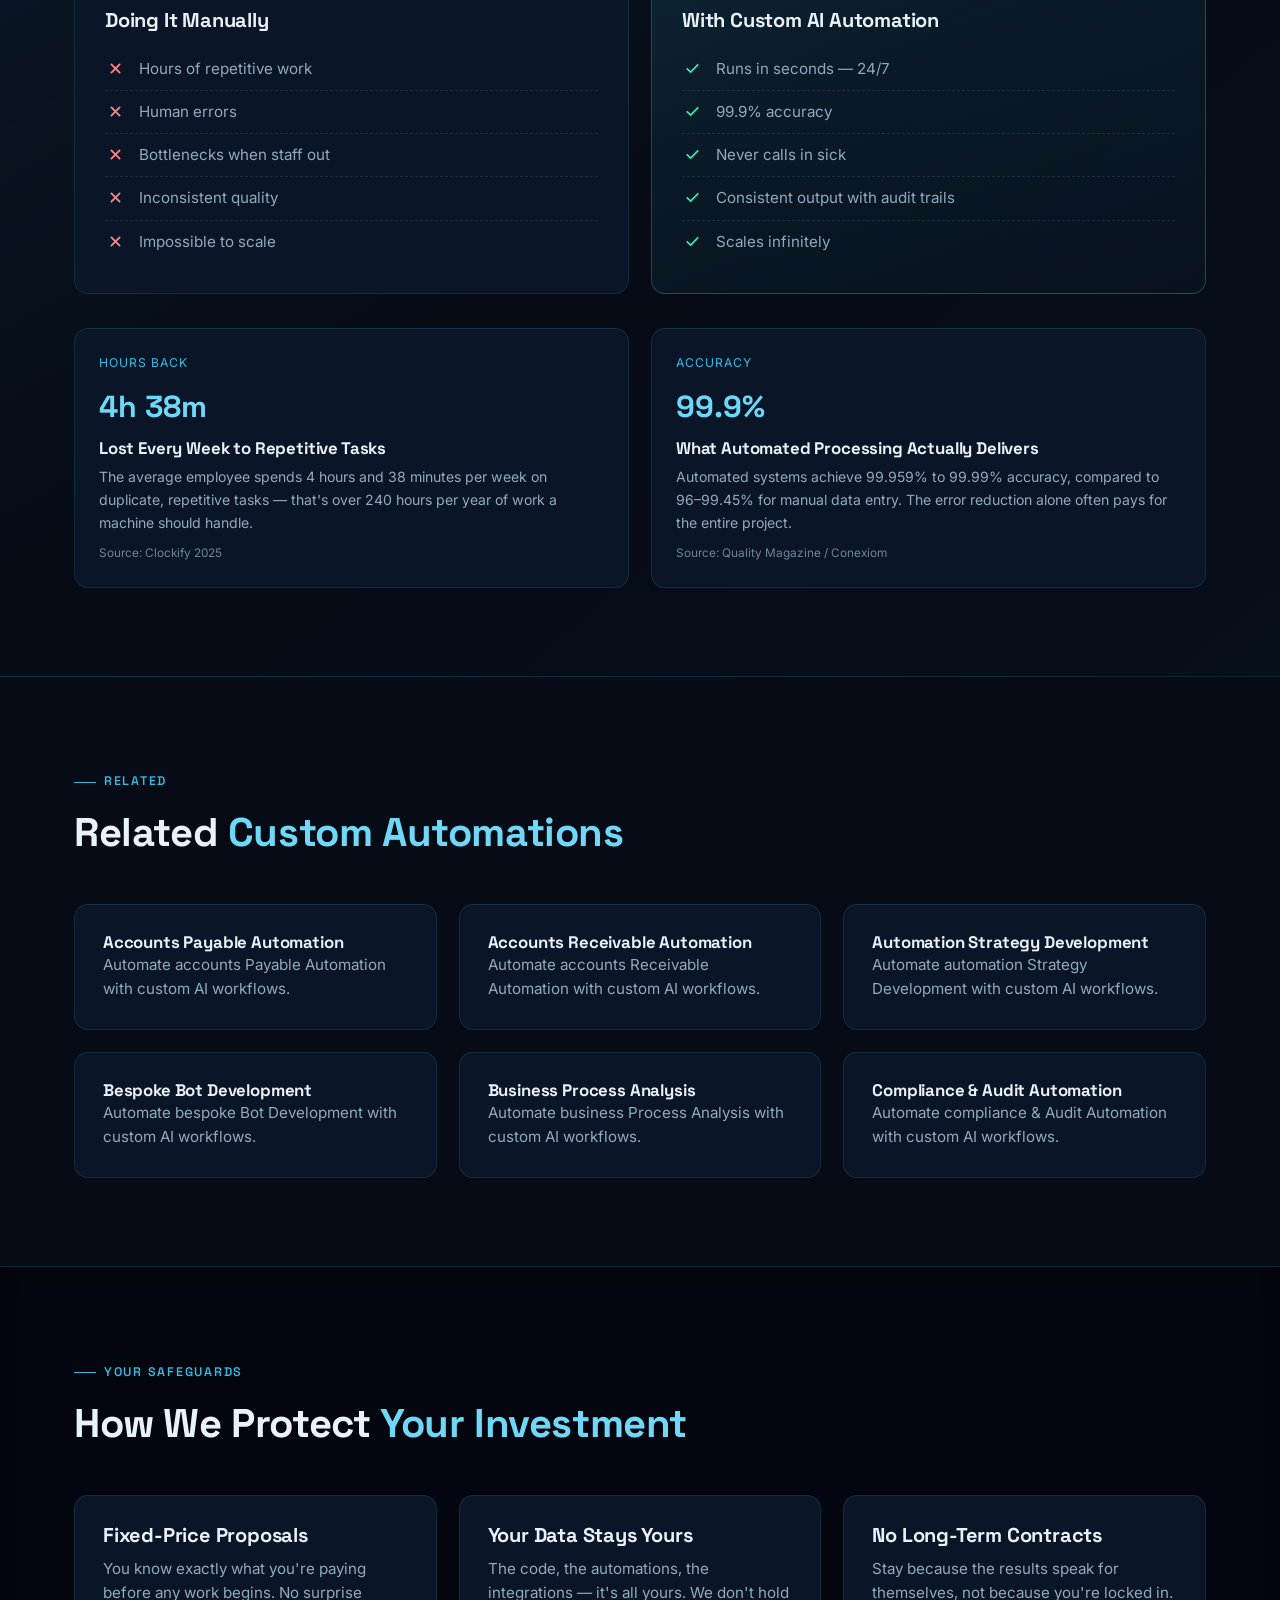
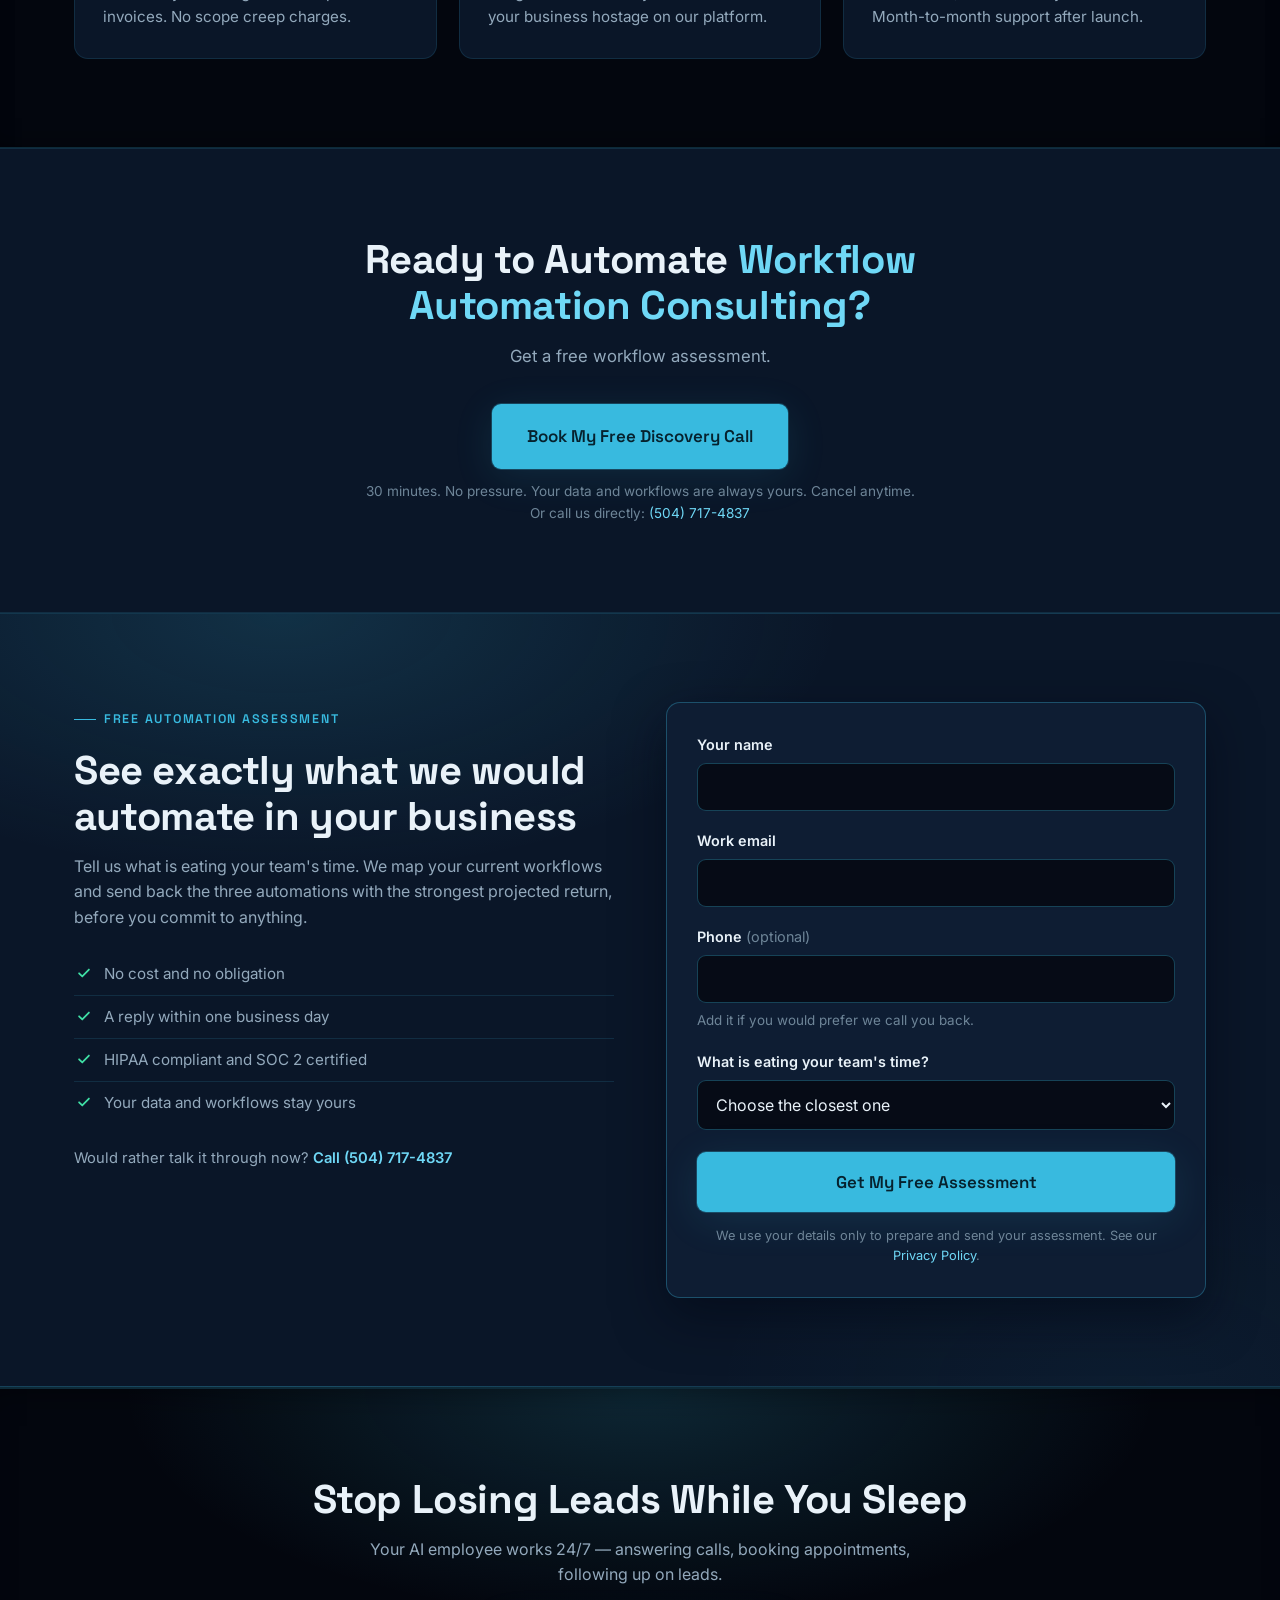
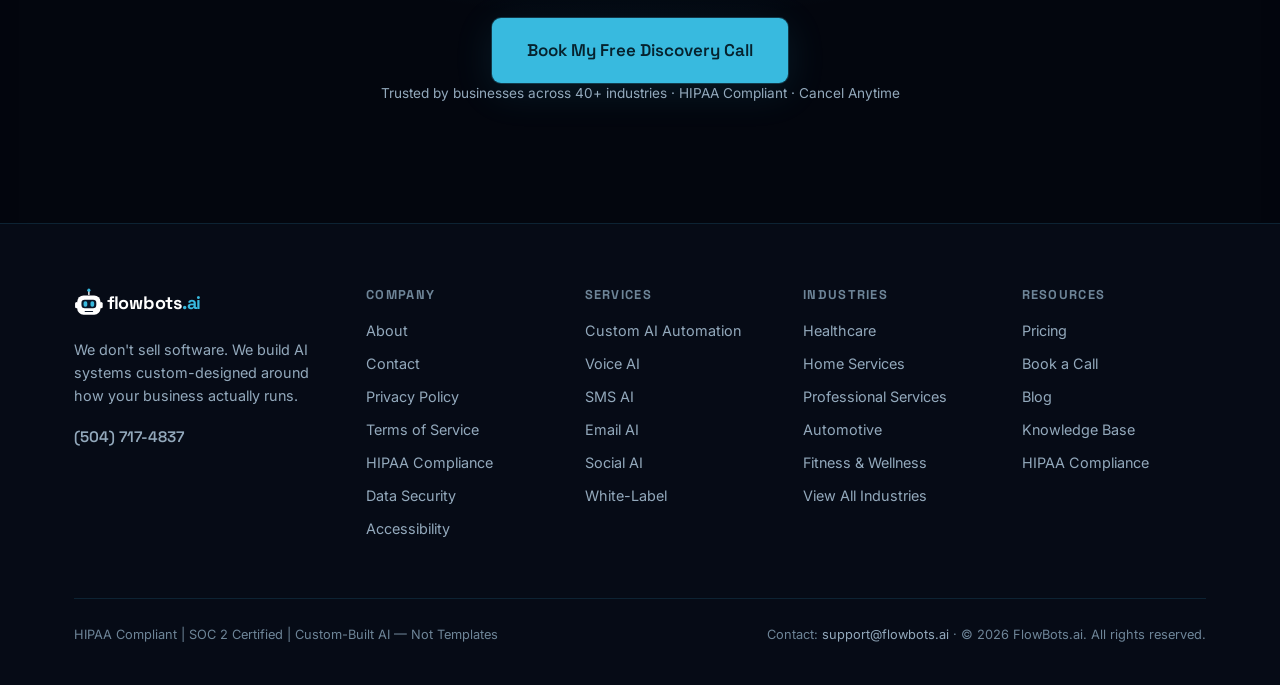
<file: automations.html>
<!DOCTYPE html>
<html lang="en">
<head>
<meta charset="UTF-8">
<meta name="viewport" content="width=device-width, initial-scale=1.0">
<title>Workflow Automation Consulting | Process Analysis, Roadmap &amp; Implementation | FlowBots.ai</title>
<meta name="description" content="Workflow automation consulting that turns complex processes into efficient systems. Expert guidance from analysis through implementation and optimization.">
<link rel="preconnect" href="https://fonts.googleapis.com">
<link rel="preconnect" href="https://fonts.gstatic.com" crossorigin>
<link href="https://fonts.googleapis.com/css2?family=Space+Grotesk:wght@500;600;700&family=Inter:wght@400;500;600&display=swap" rel="stylesheet">
<link rel="stylesheet" href="style.css?v=28">
<script>/* These are the animated designs: motion is on unless a URL explicitly
   asks for ?motion=off. A production build should restore respect for
   prefers-reduced-motion; this is a review prototype. */
try{if(!/[?&]motion=off/.test(location.search))document.documentElement.classList.add('motion-on');}catch(e){}</script>
</head>
<body>
<svg class="icon-sprite" aria-hidden="true" focusable="false" style="position:absolute;width:0;height:0;overflow:hidden"><defs><symbol id="i-phone" viewBox="0 0 24 24"><path d="M6.2 3.5h3.1l1.5 3.9-2 1.4a12.4 12.4 0 0 0 6.4 6.4l1.4-2 3.9 1.5v3.1a2 2 0 0 1-2.2 2A16.6 16.6 0 0 1 4.2 5.7a2 2 0 0 1 2-2.2Z"/></symbol><symbol id="i-message" viewBox="0 0 24 24"><path d="M4 5.5h16v10.2H9.2L4 20V5.5Z"/><path d="M8.2 9.4h7.6M8.2 12.4h5"/></symbol><symbol id="i-shield" viewBox="0 0 24 24"><path d="M12 3.2 19 6v5.1c0 4.5-2.9 8-7 9.7-4.1-1.7-7-5.2-7-9.7V6l7-2.8Z"/><path d="M9.2 11.8 11.3 14l3.5-3.7"/></symbol><symbol id="i-plug" viewBox="0 0 24 24"><path d="M9 3.2v4.4M15 3.2v4.4M6.2 7.6h11.6v3.1a5.8 5.8 0 0 1-11.6 0V7.6ZM12 16.5v4.3"/></symbol><symbol id="i-gear" viewBox="0 0 24 24"><circle cx="12" cy="12" r="3.1"/><path d="M12 3.2v2.4M12 18.4v2.4M5.8 5.8l1.7 1.7M16.5 16.5l1.7 1.7M3.2 12h2.4M18.4 12h2.4M5.8 18.2l1.7-1.7M16.5 7.5l1.7-1.7"/></symbol><symbol id="i-chart" viewBox="0 0 24 24"><path d="M3.5 20.4h17"/><path d="M6.8 20.4v-6.2M11.4 20.4V7.6M16 20.4v-9.2"/></symbol><symbol id="i-sync" viewBox="0 0 24 24"><path d="M20.2 12a8.2 8.2 0 0 1-13.9 5.9M3.8 12A8.2 8.2 0 0 1 17.7 6.1"/><path d="M3.8 7.2V12h4.8M20.2 16.8V12h-4.8"/></symbol><symbol id="i-folder" viewBox="0 0 24 24"><path d="M3.6 6.4h5.6l2 2.4h9.2v10.8H3.6V6.4Z"/><path d="M3.6 11.6h16.8"/></symbol><symbol id="i-puzzle" viewBox="0 0 24 24"><path d="M9.4 4.2h5.2v2.3a1.7 1.7 0 1 0 3.4 0V4.2h1.8v5.2h-2.3a1.7 1.7 0 1 0 0 3.4h2.3v6.9H4.2v-6.9h2.3a1.7 1.7 0 1 0 0-3.4H4.2V4.2h5.2Z"/></symbol><symbol id="i-bolt" viewBox="0 0 24 24"><path d="M13.4 2.6 4.8 13.5h5.9l-1.1 7.9 8.6-10.9h-5.9l1.1-7.9Z"/></symbol><symbol id="i-lock" viewBox="0 0 24 24"><rect x="4.8" y="10.6" width="14.4" height="9.6" rx="2"/><path d="M8.2 10.6V7.9a3.8 3.8 0 0 1 7.6 0v2.7"/></symbol><symbol id="i-unlock" viewBox="0 0 24 24"><rect x="4.8" y="10.6" width="14.4" height="9.6" rx="2"/><path d="M8.2 10.6V7.9a3.8 3.8 0 0 1 7.1-1.9"/></symbol><symbol id="i-document" viewBox="0 0 24 24"><path d="M6.2 3.4h7.4l4.2 4.2v13H6.2V3.4Z"/><path d="M13.6 3.4v4.2h4.2M9.2 12.4h5.6M9.2 15.8h5.6"/></symbol><symbol id="i-flask" viewBox="0 0 24 24"><path d="M9.4 3.4v6.1L4.6 18a2 2 0 0 0 1.7 3h11.4a2 2 0 0 0 1.7-3l-4.8-8.5V3.4"/><path d="M8.2 3.4h7.6M7.4 14.2h9.2"/></symbol><symbol id="i-trending" viewBox="0 0 24 24"><path d="M3.4 16.8 9.2 11l3.7 3.7 7.7-7.7"/><path d="M15.4 7h5.2v5.2"/></symbol><symbol id="i-users" viewBox="0 0 24 24"><circle cx="9.2" cy="8.4" r="3.2"/><path d="M3.6 19.6a5.6 5.6 0 0 1 11.2 0"/><path d="M16.2 6.2a3 3 0 0 1 0 5.9M17.4 14.6a5 5 0 0 1 3.2 4.6"/></symbol><symbol id="i-bot" viewBox="0 0 24 24"><rect x="4.4" y="8.2" width="15.2" height="10.6" rx="3"/><path d="M12 4.2v4M9.4 12.6v1.8M14.6 12.6v1.8M2.6 12.4v3M21.4 12.4v3"/><circle cx="12" cy="3.2" r="1.2"/></symbol><symbol id="i-tools" viewBox="0 0 24 24"><path d="M14.8 6.4a3.8 3.8 0 0 0 5 5l-9.6 9.6a2.2 2.2 0 0 1-3.1-3.1l9.6-9.6a3.8 3.8 0 0 0-5-5"/></symbol><symbol id="i-receipt" viewBox="0 0 24 24"><path d="M6 3.4h12v17.2l-3-1.9-3 1.9-3-1.9-3 1.9V3.4Z"/><path d="M9 8.4h6M9 12.2h6"/></symbol><symbol id="i-star" viewBox="0 0 24 24"><path d="m12 3.4 2.7 5.5 6 .9-4.3 4.2 1 6-5.4-2.8-5.4 2.8 1-6L3.3 9.8l6-.9L12 3.4Z"/></symbol><symbol id="i-mic" viewBox="0 0 24 24"><rect x="9.2" y="2.6" width="5.6" height="10.8" rx="2.8"/><path d="M5.4 11.6a6.6 6.6 0 0 0 13.2 0M12 18.2v3.2"/></symbol><symbol id="i-repeat" viewBox="0 0 24 24"><path d="M4.2 9.4a4 4 0 0 1 4-4h11.6M19.8 14.6a4 4 0 0 1-4 4H4.2"/><path d="M16.6 2.4 19.8 5.4l-3.2 3M7.4 15.6 4.2 18.6l3.2 3"/></symbol><symbol id="i-cpu" viewBox="0 0 24 24"><rect x="7.6" y="7.6" width="8.8" height="8.8" rx="1.6"/><path d="M10.6 2.8v4.8M13.4 2.8v4.8M10.6 16.4v4.8M13.4 16.4v4.8M2.8 10.6h4.8M2.8 13.4h4.8M16.4 10.6h4.8M16.4 13.4h4.8"/></symbol><symbol id="i-calendar" viewBox="0 0 24 24"><rect x="3.8" y="5.4" width="16.4" height="15" rx="2"/><path d="M8.2 2.8v4.4M15.8 2.8v4.4M3.8 10.4h16.4"/></symbol><symbol id="i-card" viewBox="0 0 24 24"><rect x="2.8" y="5.2" width="18.4" height="13.6" rx="2.2"/><path d="M2.8 10h18.4M6.4 14.6h3.4"/></symbol><symbol id="i-ruler" viewBox="0 0 24 24"><path d="m3.4 15.4 12-12 5.2 5.2-12 12-5.2-5.2Z"/><path d="m7.4 11.4 2 2M10.6 8.2l2 2M13.8 5 15.8 7"/></symbol><symbol id="i-clock" viewBox="0 0 24 24"><circle cx="12" cy="12" r="8.6"/><path d="M12 6.8V12l3.4 2.2"/></symbol><symbol id="i-search" viewBox="0 0 24 24"><circle cx="10.8" cy="10.8" r="6.8"/><path d="m16 16 4.6 4.6"/></symbol><symbol id="i-graduation" viewBox="0 0 24 24"><path d="M2.8 8.6 12 4.2l9.2 4.4-9.2 4.4L2.8 8.6Z"/><path d="M6.6 10.6v5.2c0 1.6 2.4 2.9 5.4 2.9s5.4-1.3 5.4-2.9v-5.2M20.4 9v5.4"/></symbol><symbol id="i-target" viewBox="0 0 24 24"><circle cx="12" cy="12" r="8.4"/><circle cx="12" cy="12" r="4.6"/><circle cx="12" cy="12" r="1"/></symbol><symbol id="i-home" viewBox="0 0 24 24"><path d="M3.8 10.8 12 3.8l8.2 7v9.4H3.8v-9.4Z"/><path d="M9.4 20.2v-5.6h5.2v5.6"/></symbol><symbol id="i-health" viewBox="0 0 24 24"><path d="M6.2 3.2v5.4a4.6 4.6 0 0 0 9.2 0V3.2"/><path d="M4.4 3.2h3.6M13.6 3.2h3.6M10.8 13a5.4 5.4 0 0 0 5.4 5.2 3.6 3.6 0 0 0 3.6-3.6v-1.2"/><circle cx="19.8" cy="11.4" r="2"/></symbol><symbol id="i-building" viewBox="0 0 24 24"><path d="M4.2 20.6V8.2L12 3.4l7.8 4.8v12.4"/><path d="M3 20.6h18M8 11.4h2.4M13.6 11.4H16M8 15.4h2.4M13.6 15.4H16"/></symbol><symbol id="i-check" viewBox="0 0 24 24"><path d="m4.6 12.4 4.8 4.8 10-10.4"/></symbol><symbol id="i-x" viewBox="0 0 24 24"><path d="M6.2 6.2l11.6 11.6M17.8 6.2 6.2 17.8"/></symbol><symbol id="i-menu" viewBox="0 0 24 24"><path d="M3.8 7h16.4M3.8 12h16.4M3.8 17h16.4"/></symbol><symbol id="i-arrow-down" viewBox="0 0 24 24"><path d="M12 4.2v14.6M6.4 13.4 12 19l5.6-5.6"/></symbol><symbol id="i-mail" viewBox="0 0 24 24"><rect x="3.2" y="5.2" width="17.6" height="13.6" rx="2"/><path d="m3.8 6.6 8.2 6 8.2-6"/></symbol><symbol id="i-route" viewBox="0 0 24 24"><circle cx="6" cy="6" r="2.6"/><circle cx="18" cy="18" r="2.6"/><path d="M8.6 6h5.8a3.6 3.6 0 0 1 0 7.2H9.6a3.6 3.6 0 0 0 0 7.2h.4"/></symbol></defs></svg>

<div class="topbar">
  <b>HIPAA Compliant &amp; SOC 2 Certified</b><span class="sep">|</span><span class="hide-m">Fixed-Price Proposals — No Surprise Invoices</span><span class="sep hide-m">|</span><span class="hide-m">Custom-Built — Not Templates</span>
</div>

<header class="site-header">
  <div class="wrap nav">
    <a class="brand" href="index.html" aria-label="FlowBots.ai home">
      <svg xmlns="http://www.w3.org/2000/svg" width="200" height="38" viewBox="0 0 320 60" role="img" aria-label="flowbots.ai"><g transform="translate(2 4)"><path stroke="#fff" stroke-linecap="round" stroke-width="2.5" d="M26 0v8"/><circle cx="26" r="3" fill="#38badf"/><rect width="44" height="36" x="4" y="10" fill="#fff" rx="12" ry="12"/><rect width="6" height="12" y="22" fill="#fff" rx="3" ry="3"/><rect width="6" height="12" x="46" y="22" fill="#fff" rx="3" ry="3"/><rect width="28" height="16" x="12" y="18" fill="#0a1628" rx="6" ry="6"/><rect width="7" height="10" x="16" y="21" fill="#38badf" rx="3" ry="3"/><rect width="7" height="10" x="29" y="21" fill="#38badf" rx="3" ry="3"/><path stroke="#0a1628" stroke-linecap="round" stroke-width="2" d="M19 40h14"/></g><text x="62" y="40" fill="#fff" font-family="'Space Grotesk','DM Sans',Arial,sans-serif" font-size="34" font-weight="700" letter-spacing="-.5">flowbots<tspan fill="#38badf">.ai</tspan></text></svg>
    </a>
    <ul class="nav-links">
      <li><a href="solutions.html">Solutions</a></li>
      <li><a href="industries.html">Industries</a></li>
      <li><a href="automations.html" aria-current="page">Automations</a></li>
      <li><a href="pricing.html">Pricing</a></li>
      <li><a href="about.html">About</a></li>
      <li><a href="blog.html">Blog</a></li>
    </ul>
    <div class="nav-cta">
      <a class="nav-phone" href="tel:+15047174837" data-track="tel-click">(504) 717-4837</a>
      <a class="btn btn-primary" href="https://www.flowbots.ai/book-call/" data-track="cta-book">Book My Free Discovery Call</a>
      <button class="nav-toggle" aria-expanded="false" aria-label="Open menu"><svg class="ico" aria-hidden="true"><use href="#i-menu"></use></svg></button>
    </div>
  </div>
  <nav class="mobile-menu" aria-label="Mobile">
    <a href="solutions.html">Solutions</a>
    <a href="industries.html">Industries</a>
    <a href="automations.html" aria-current="page">Automations</a>
    <a href="pricing.html">Pricing</a>
    <a href="about.html">About</a>
    <a href="blog.html">Blog</a>
    <a href="tel:+15047174837" data-track="tel-click">(504) 717-4837</a>
  </nav>
</header>

<main>

<!-- ============ HERO ============ -->
<section class="hero">
  <div class="wrap" style="position:relative">
    <div style="max-width:820px">
      <p class="crumbs"><a href="index.html">Home</a><span class="sep">»</span><a href="automations.html">Custom AI Automations</a><span class="sep">»</span>Workflow Automation Consulting</p>
      <span class="chip">Custom AI Automation</span>
      <h1>Workflow Automation <span class="accent">Consulting</span></h1>
      <p class="lede" style="max-width:700px">Workflow automation consulting that turns complex processes into efficient systems. Expert guidance from analysis through implementation and optimization.</p>
      <div class="cta-row">
        <a class="btn btn-primary btn-lg" href="https://www.flowbots.ai/book-call/" data-track="cta-book">Book My Free Discovery Call</a>
        <a class="btn btn-ghost btn-lg" href="#">See All Automations</a>
      </div>
      <p class="micro">30 minutes. Free. No pressure. No sales pitch.</p>
      <div class="chips">
        <span>HIPAA Compliant</span>
        <span>SOC 2 Certified</span>
        <span>Custom-Built — Not Templates</span>
      </div>
    </div>
  </div>
</section>

<!-- ============ STATS ============ -->
<section class="sec-panel">
  <div class="wrap">
    <div class="section-head center reveal">
      <span class="eyebrow">What the Data Says</span>
      <h2>The Case for <span class="accent">Automating on Purpose</span></h2>
    </div>
    <div class="stat-grid reveal" style="grid-template-columns:repeat(auto-fit,minmax(220px,1fr))">
      <div class="stat"><b class="countup" data-target="45" data-suffix="%">0%</b><span class="stat-label">Of work activities are automatable</span><span class="stat-src">McKinsey Global Institute</span></div>
      <div class="stat"><b class="countup" data-target="3.50" data-prefix="$">$0</b><span class="stat-label">Return per $1 invested in AI</span><span class="stat-src">IBM Global AI Adoption Index</span></div>
      <div class="stat"><b class="countup" data-target="80" data-suffix="%">0%</b><span class="stat-label">Cost reduction with automated processing</span><span class="stat-src">Ardent Partners 2025</span></div>
    </div>
  </div>
</section>

<!-- ============ CAPABILITIES ============ -->
<section class="sec-grid">
  <div class="wrap">
    <div class="section-head reveal">
      <span class="eyebrow">Capabilities</span>
      <h2>How FlowBots Handles <span class="accent">Workflow Automation Consulting</span></h2>
    </div>
    <div class="grid-3">
      <div class="card reveal"><div class="card-icon"><svg class="ico" aria-hidden="true"><use href="#i-document"></use></svg></div><h3>Intelligent data extraction</h3><p>AI reads, interprets, and processes documents, forms, and inputs automatically.</p></div>
      <div class="card reveal"><div class="card-icon"><svg class="ico" aria-hidden="true"><use href="#i-gear"></use></svg></div><h3>Rule-based workflow triggers</h3><p>Custom logic that matches your exact business rules and approval chains.</p></div>
      <div class="card reveal"><div class="card-icon"><svg class="ico" aria-hidden="true"><use href="#i-plug"></use></svg></div><h3>Multi-system integration</h3><p>Connects with your CRM, EHR, accounting, calendar, and any other tools you use.</p></div>
      <div class="card reveal"><div class="card-icon"><svg class="ico" aria-hidden="true"><use href="#i-flask"></use></svg></div><h3>Error detection &amp; correction</h3><p>Built-in validation catches mistakes before they become costly problems.</p></div>
      <div class="card reveal"><div class="card-icon"><svg class="ico" aria-hidden="true"><use href="#i-chart"></use></svg></div><h3>Real-time monitoring</h3><p>Live dashboards and alerts so you always know the status of every process.</p></div>
      <div class="card reveal"><div class="card-icon"><svg class="ico" aria-hidden="true"><use href="#i-shield"></use></svg></div><h3>Compliance &amp; audit trails</h3><p>Full logging and documentation to meet HIPAA, PCI, and industry-specific requirements.</p></div>
    </div>
  </div>
</section>

<!-- ============ LONG-FORM 1 ============ -->
<section class="sec-wash">
  <div class="wrap">
    <div class="prose reveal">
      <h2>Most Automation Projects Fail Because They Automate the Wrong Processes</h2>
      <p>Businesses eager to automate often start with the most visible process — not the most impactful one. They invest $50,000 in automating a workflow that saves 10 hours per month while a neighboring process consuming 200 staff hours monthly remains untouched. Without strategic guidance, automation becomes an expensive experiment instead of a business transformation. FlowBots.ai workflow automation consulting ensures every automation dollar targets the processes with the highest measurable return.</p>
      <p>FlowBots.ai workflow automation consulting maps existing business processes, identifies automation candidates based on ROI potential, designs automation architectures, creates implementation roadmaps, and provides ongoing optimization guidance — turning scattered automation efforts into a coordinated operational strategy.</p>

      <h2>What Workflow Automation Consulting Includes</h2>
      <p>Consulting begins with discovery: interviewing department leads, observing current workflows, documenting process steps, and measuring time-per-task. This discovery phase typically reveals 3-5x more automation opportunities than the business initially identified.</p>
      <p>Each opportunity then goes into a roadmap, scored on four criteria: time savings potential, error reduction impact, revenue acceleration capability, and implementation complexity. Quick wins that deliver ROI within 30 days are scheduled first.</p>
    </div>
  </div>
</section>

<!-- ============ ENGAGEMENT PROCESS ============ -->
<section class="sec-inset">
  <div class="wrap">
    <div class="section-head reveal">
      <span class="eyebrow">The Process</span>
      <h2>The Consulting <span class="accent">Engagement Process</span></h2>
    </div>
    <div class="grid-2">
      <div class="card reveal">
        <div class="card-icon">1</div>
        <h3>Process Discovery and Documentation</h3>
        <p>We map every step in targeted business processes, documenting inputs, outputs, decision points, exception handling, system touchpoints, and cycle times. Discovery includes shadowing staff during actual workflow execution — not just interviewing them — because workers often underestimate or skip steps when describing their processes verbally.</p>
      </div>
      <div class="card reveal">
        <div class="card-icon">2</div>
        <h3>Opportunity Assessment and Prioritization</h3>
        <p>Each documented process receives a composite automation score based on volume, duration, error rate, and revenue impact, creating a data-driven priority list rather than automating based on departmental politics or executive pet projects.</p>
      </div>
      <div class="card reveal">
        <div class="card-icon">3</div>
        <h3>Architecture Design</h3>
        <p>We specify integration points, data flows, trigger events, decision logic, exception handling, and monitoring requirements. Architecture documents serve as blueprints for implementation, ensuring every automation is built to scale.</p>
      </div>
      <div class="card reveal">
        <div class="card-icon">4</div>
        <h3>Roadmap and Implementation Planning</h3>
        <p>You get a phased implementation roadmap with timelines, resource requirements, dependency mapping, and projected ROI per phase. Each phase builds on the previous one, creating compounding returns.</p>
      </div>
    </div>
  </div>
</section>

<!-- ============ WHO NEEDS IT ============ -->
<section>
  <div class="wrap">
    <div class="prose reveal">
      <h2>Who Needs Workflow Automation Consulting</h2>
      <p>Organizations with 15-500 employees typically have the highest density of automatable processes relative to their operational complexity.</p>
      <ul>
        <li><strong>Healthcare organizations</strong> navigating patient intake, billing, scheduling, and compliance simultaneously need strategic guidance to determine which automation delivers the fastest impact without disrupting clinical operations.</li>
        <li><strong>Home services companies</strong> scaling from 10 to 50+ trucks face operational breakdowns in dispatching, billing, and customer communication that consulting identifies and prioritizes systematically.</li>
        <li><strong>Professional services firms</strong> where billable hour pressure makes process improvement a lower priority use FlowBots.ai consulting to identify the specific automations that free the most billable hours with the least disruption.</li>
      </ul>
    </div>
  </div>
</section>

<!-- ============ CONSULTING VS DIY ============ -->
<section class="sec-rule">
  <div class="wrap">
    <div class="section-head reveal">
      <span class="eyebrow">Side by Side</span>
      <h2>Consulting vs. <span class="accent">DIY Automation Approach</span></h2>
    </div>
    <div class="table-wrap reveal">
      <table>
        <thead><tr><th>Factor</th><th>DIY Approach</th><th>FlowBots Consulting</th></tr></thead>
        <tbody>
          <tr><td>Process selection</td><td>Based on loudest complaint</td><td class="hl">Based on measured ROI potential</td></tr>
          <tr><td>Hidden processes found</td><td>0 — only known processes considered</td><td class="hl">3-5x more opportunities identified</td></tr>
          <tr><td>Architecture quality</td><td>Built for today's volume</td><td class="hl">Designed to scale with growth</td></tr>
          <tr><td>Integration planning</td><td>Point solutions, data silos</td><td class="hl">Connected ecosystem design</td></tr>
          <tr><td>ROI timeline</td><td>Unclear, often 6-12 months</td><td class="hl">Quick wins within 30 days, full ROI in 90</td></tr>
          <tr><td>Risk of wasted investment</td><td>High — 50%+ of DIY automation projects underdeliver</td><td class="hl">Low — data-driven prioritization</td></tr>
        </tbody>
      </table>
    </div>
  </div>
</section>

<!-- ============ FAQ ============ -->
<section class="sec-panel">
  <div class="wrap">
    <div class="section-head reveal">
      <span class="eyebrow">Common Questions</span>
      <h2>Workflow Automation Consulting FAQ</h2>
    </div>
    <div class="faq reveal">
      <details open>
        <summary><span class="q-tag">Timeline</span>How long is a typical consulting engagement?</summary>
        <div class="faq-a">2-4 weeks from discovery through roadmap delivery.</div>
      </details>
      <details>
        <summary><span class="q-tag">Scope</span>Do FlowBots.ai consultants implement the automations they recommend?</summary>
        <div class="faq-a">Yes. FlowBots.ai provides end-to-end service from consulting through implementation.</div>
      </details>
      <details>
        <summary><span class="q-tag">Getting Started</span>What if we already know which single automation we need?</summary>
        <div class="faq-a">If the automation is already identified, the engagement can proceed directly to business process analysis.</div>
      </details>
    </div>
  </div>
</section>

<!-- ============ START WITH STRATEGY ============ -->
<section class="sec-grid">
  <div class="wrap">
    <div class="prose reveal">
      <h2>Start With Strategy, Not Software</h2>
      <p>The most expensive automation is one that automates the wrong process. FlowBots.ai conducts a complimentary process discovery session during a free call, identifying the top 3 automation opportunities by ROI potential.</p>
    </div>
    <p class="mt-3 reveal"><a class="btn btn-primary btn-lg" href="https://www.flowbots.ai/book-call/" data-track="cta-book">Book My Free Discovery Call</a></p>
  </div>
</section>

<!-- ============ MANUAL VS AI ============ -->
<section class="sec-wash">
  <div class="wrap">
    <div class="section-head reveal">
      <span class="eyebrow">The Transformation</span>
      <h2>Doing It Manually vs. <span class="accent">Custom AI Automation</span></h2>
    </div>
    <div class="cmp reveal">
      <div class="cmp-col bad">
        <span class="cmp-tag">Today</span>
        <h3>Doing It Manually</h3>
        <ul>
          <li>Hours of repetitive work</li>
          <li>Human errors</li>
          <li>Bottlenecks when staff out</li>
          <li>Inconsistent quality</li>
          <li>Impossible to scale</li>
        </ul>
      </div>
      <div class="cmp-col good">
        <span class="cmp-tag">With FlowBots</span>
        <h3>With Custom AI Automation</h3>
        <ul>
          <li>Runs in seconds — 24/7</li>
          <li>99.9% accuracy</li>
          <li>Never calls in sick</li>
          <li>Consistent output with audit trails</li>
          <li>Scales infinitely</li>
        </ul>
      </div>
    </div>
    <div class="grid-2 mt-3">
      <div class="stat-detail reveal">
        <span class="tag">Hours Back</span>
        <b class="n">4h 38m</b>
        <h4>Lost Every Week to Repetitive Tasks</h4>
        <p>The average employee spends 4 hours and 38 minutes per week on duplicate, repetitive tasks — that's over 240 hours per year of work a machine should handle.</p>
        <span class="src">Source: Clockify 2025</span>
      </div>
      <div class="stat-detail reveal">
        <span class="tag">Accuracy</span>
        <b class="n">99.9%</b>
        <h4>What Automated Processing Actually Delivers</h4>
        <p>Automated systems achieve 99.959% to 99.99% accuracy, compared to 96–99.45% for manual data entry. The error reduction alone often pays for the entire project.</p>
        <span class="src">Source: Quality Magazine / Conexiom</span>
      </div>
    </div>
  </div>
</section>

<!-- ============ RELATED AUTOMATIONS ============ -->
<section>
  <div class="wrap">
    <div class="section-head reveal">
      <span class="eyebrow">Related</span>
      <h2>Related <span class="accent">Custom Automations</span></h2>
    </div>
    <div class="grid-3">
      <div class="card reveal"><h4>Accounts Payable Automation</h4><p>Automate accounts Payable Automation with custom AI workflows.</p></div>
      <div class="card reveal"><h4>Accounts Receivable Automation</h4><p>Automate accounts Receivable Automation with custom AI workflows.</p></div>
      <div class="card reveal"><h4>Automation Strategy Development</h4><p>Automate automation Strategy Development with custom AI workflows.</p></div>
      <div class="card reveal"><h4>Bespoke Bot Development</h4><p>Automate bespoke Bot Development with custom AI workflows.</p></div>
      <div class="card reveal"><h4>Business Process Analysis</h4><p>Automate business Process Analysis with custom AI workflows.</p></div>
      <div class="card reveal"><h4>Compliance &amp; Audit Automation</h4><p>Automate compliance &amp; Audit Automation with custom AI workflows.</p></div>
    </div>
  </div>
</section>

<!-- ============ PROTECT YOUR INVESTMENT ============ -->
<section class="sec-inset">
  <div class="wrap">
    <div class="section-head reveal">
      <span class="eyebrow">Your Safeguards</span>
      <h2>How We Protect <span class="accent">Your Investment</span></h2>
    </div>
    <div class="grid-3">
      <div class="card reveal"><h3>Fixed-Price Proposals</h3><p>You know exactly what you're paying before any work begins. No surprise invoices. No scope creep charges.</p></div>
      <div class="card reveal"><h3>Your Data Stays Yours</h3><p>The code, the automations, the integrations — it's all yours. We don't hold your business hostage on our platform.</p></div>
      <div class="card reveal"><h3>No Long-Term Contracts</h3><p>Stay because the results speak for themselves, not because you're locked in. Month-to-month support after launch.</p></div>
    </div>
  </div>
</section>

<!-- ============ CLOSING CTA ============ -->
<section class="sec-panel">
  <div class="wrap">
    <div class="section-head center reveal" style="margin-bottom:0">
      <h2>Ready to Automate <span class="accent">Workflow Automation Consulting?</span></h2>
      <p>Get a free workflow assessment.</p>
    </div>
    <div class="center mt-3 reveal">
      <a class="btn btn-primary btn-lg" href="https://www.flowbots.ai/book-call/" data-track="cta-book">Book My Free Discovery Call</a>
      <p class="micro">30 minutes. No pressure. Your data and workflows are always yours. Cancel anytime.<br>Or call us directly: <a href="tel:+15047174837" data-track="tel-click">(504) 717-4837</a></p>
    </div>
  </div>
</section>


<section class="lead-section sec-feature" id="assessment">
  <div class="wrap lead-grid">
    <div class="lead-copy">
      <span class="eyebrow">Free Automation Assessment</span>
      <h2>See exactly what we would automate in your business</h2>
      <p>Tell us what is eating your team's time. We map your current workflows and send back the three automations with the strongest projected return, before you commit to anything.</p>
      <ul class="lead-assure">
        <li>No cost and no obligation</li>
        <li>A reply within one business day</li>
        <li>HIPAA compliant and SOC 2 certified</li>
        <li>Your data and workflows stay yours</li>
      </ul>
      <p class="lead-alt">Would rather talk it through now? <a href="tel:+15047174837" data-track="tel-click">Call (504) 717-4837</a></p>
    </div>

    <form class="lead-form" novalidate data-leadform>
      <div class="field">
        <label for="lf-name">Your name</label>
        <input id="lf-name" name="name" type="text" autocomplete="name" required aria-describedby="lf-name-err">
        <span class="field-err" id="lf-name-err" role="alert"></span>
      </div>
      <div class="field">
        <label for="lf-email">Work email</label>
        <input id="lf-email" name="email" type="email" autocomplete="email" inputmode="email" required aria-describedby="lf-email-err">
        <span class="field-err" id="lf-email-err" role="alert"></span>
      </div>
      <div class="field">
        <label for="lf-phone">Phone <span class="opt">(optional)</span></label>
        <input id="lf-phone" name="phone" type="tel" autocomplete="tel" inputmode="tel" aria-describedby="lf-phone-hint">
        <span class="field-hint" id="lf-phone-hint">Add it if you would prefer we call you back.</span>
      </div>
      <div class="field">
        <label for="lf-problem">What is eating your team's time?</label>
        <select id="lf-problem" name="problem" required aria-describedby="lf-problem-err">
          <option value="">Choose the closest one</option>
          <option>We are missing calls after hours</option>
          <option>Leads go cold before we follow up</option>
          <option>My team is buried in repetitive tasks</option>
          <option>We need to scale without hiring</option>
          <option>Something else</option>
        </select>
        <span class="field-err" id="lf-problem-err" role="alert"></span>
      </div>
      <button type="submit" class="btn btn-primary btn-lg lead-submit">Get My Free Assessment</button>
      <p class="lead-privacy">We use your details only to prepare and send your assessment. See our <a href="https://www.flowbots.ai/privacy-policy/">Privacy Policy</a>.</p>
    </form>

    <div class="lead-success" hidden role="status">
      <span class="lead-tick" aria-hidden="true">
        <svg class="ico" aria-hidden="true"><use href="#i-check"></use></svg>
      </span>
      <h3>Your assessment request is in</h3>
      <p>We will map your workflows and reply within one business day with the three automations we would build first, and what each is worth.</p>
      <p class="lead-alt">Need it sooner? <a href="tel:+15047174837" data-track="tel-click">Call (504) 717-4837</a></p>
    </div>
  </div>
</section>

<!-- ============ PRE-FOOTER CTA ============ -->
<section class="prefoot">
  <div class="wrap">
    <h2 class="reveal">Stop Losing Leads While You Sleep</h2>
    <p class="reveal">Your AI employee works 24/7 — answering calls, booking appointments, following up on leads.</p>
    <div class="reveal">
      <a class="btn btn-primary btn-lg" href="https://www.flowbots.ai/book-call/" data-track="cta-book">Book My Free Discovery Call</a>
      <p class="micro">Trusted by businesses across 40+ industries · HIPAA Compliant · Cancel Anytime</p>
    </div>
  </div>
</section>

</main>

<footer class="site-footer">
  <div class="wrap">
    <div class="footer-grid">
      <div>
        <svg xmlns="http://www.w3.org/2000/svg" width="170" height="32" viewBox="0 0 320 60" role="img" aria-label="flowbots.ai"><g transform="translate(2 4)"><path stroke="#fff" stroke-linecap="round" stroke-width="2.5" d="M26 0v8"/><circle cx="26" r="3" fill="#38badf"/><rect width="44" height="36" x="4" y="10" fill="#fff" rx="12" ry="12"/><rect width="6" height="12" y="22" fill="#fff" rx="3" ry="3"/><rect width="6" height="12" x="46" y="22" fill="#fff" rx="3" ry="3"/><rect width="28" height="16" x="12" y="18" fill="#0a1628" rx="6" ry="6"/><rect width="7" height="10" x="16" y="21" fill="#38badf" rx="3" ry="3"/><rect width="7" height="10" x="29" y="21" fill="#38badf" rx="3" ry="3"/><path stroke="#0a1628" stroke-linecap="round" stroke-width="2" d="M19 40h14"/></g><text x="62" y="40" fill="#fff" font-family="'Space Grotesk','DM Sans',Arial,sans-serif" font-size="34" font-weight="700" letter-spacing="-.5">flowbots<tspan fill="#38badf">.ai</tspan></text></svg>
        <p class="footer-tag">We don't sell software. We build AI systems custom-designed around how your business actually runs.</p>
        <p><a href="tel:+15047174837" data-track="tel-click" class="nav-phone">(504) 717-4837</a></p>
      </div>
      <div>
        <h4>Company</h4>
        <ul>
          <li><a href="about.html">About</a></li>
          <li><a href="https://www.flowbots.ai/contact/">Contact</a></li>
          <li><a href="https://www.flowbots.ai/privacy-policy/">Privacy Policy</a></li>
          <li><a href="https://www.flowbots.ai/terms-of-service/">Terms of Service</a></li>
          <li><a href="https://www.flowbots.ai/hipaa-compliance/">HIPAA Compliance</a></li>
          <li><a href="https://www.flowbots.ai/data-security/">Data Security</a></li>
          <li><a href="https://www.flowbots.ai/accessibility/">Accessibility</a></li>
        </ul>
      </div>
      <div>
        <h4>Services</h4>
        <ul>
          <li><a href="automations.html">Custom AI Automation</a></li>
          <li><a href="solutions.html">Voice AI</a></li>
          <li><a href="solutions.html">SMS AI</a></li>
          <li><a href="solutions.html">Email AI</a></li>
          <li><a href="solutions.html">Social AI</a></li>
          <li><a href="solutions.html">White-Label</a></li>
        </ul>
      </div>
      <div>
        <h4>Industries</h4>
        <ul>
          <li><a href="industries.html">Healthcare</a></li>
          <li><a href="industries.html">Home Services</a></li>
          <li><a href="industries.html">Professional Services</a></li>
          <li><a href="industries.html">Automotive</a></li>
          <li><a href="industries.html">Fitness &amp; Wellness</a></li>
          <li><a href="industries.html">View All Industries</a></li>
        </ul>
      </div>
      <div>
        <h4>Resources</h4>
        <ul>
          <li><a href="pricing.html">Pricing</a></li>
          <li><a href="https://www.flowbots.ai/book-call/" data-track="cta-book">Book a Call</a></li>
          <li><a href="blog.html">Blog</a></li>
          <li><a href="https://www.flowbots.ai/ai-automation-knowledge-base/">Knowledge Base</a></li>
          <li><a href="https://www.flowbots.ai/hipaa-compliance/">HIPAA Compliance</a></li>
        </ul>
      </div>
    </div>
    <div class="footer-bottom">
      <span>HIPAA Compliant | SOC 2 Certified | Custom-Built AI — Not Templates</span>
      <span>Contact: <a href="mailto:support@flowbots.ai">support@flowbots.ai</a> · © 2026 FlowBots.ai. All rights reserved.</span>
    </div>
  </div>
</footer>

<div class="sticky-cta">
  <a class="btn btn-ghost" href="tel:+15047174837">Call Us</a>
  <a class="btn btn-primary" href="https://www.flowbots.ai/book-call/" data-track="cta-book">Book Free Call</a>
</div>


<button type="button" class="to-top" aria-label="Back to top" hidden><svg class="ico" aria-hidden="true"><use href="#i-arrow-down"></use></svg></button>
<!-- review control: device preview. Not part of the design. -->
<div class="rv-device" role="group" aria-label="Device preview">
  <span class="rv-label">View</span>
  <button type="button" data-rv="desktop" aria-pressed="true">Desktop</button>
  <button type="button" data-rv="tablet" aria-pressed="false">Tablet</button>
  <button type="button" data-rv="mobile" aria-pressed="false">Mobile</button>
</div>
<script>
(function(){
  /* Device preview needs a real viewport, not a narrowed container: CSS media
     queries answer to the viewport, so shrinking the page would show the
     desktop layout at a small width. Tablet and mobile therefore hand off to
     preview.html, which frames this same page in an iframe. */
  var bar = document.querySelector('.rv-device');
  if (!bar) return;
  var page = location.pathname.split('/').pop() || 'index.html';
  bar.addEventListener('click', function(e){
    var b = e.target.closest('[data-rv]');
    if (!b) return;
    var d = b.getAttribute('data-rv');
    if (d === 'desktop') return;
    location.href = 'preview.html?page=' + encodeURIComponent(page) + '&device=' + d;
  });
})();
</script>

<script src="app.js?v=28"></script>
</body>
</html>
</file>
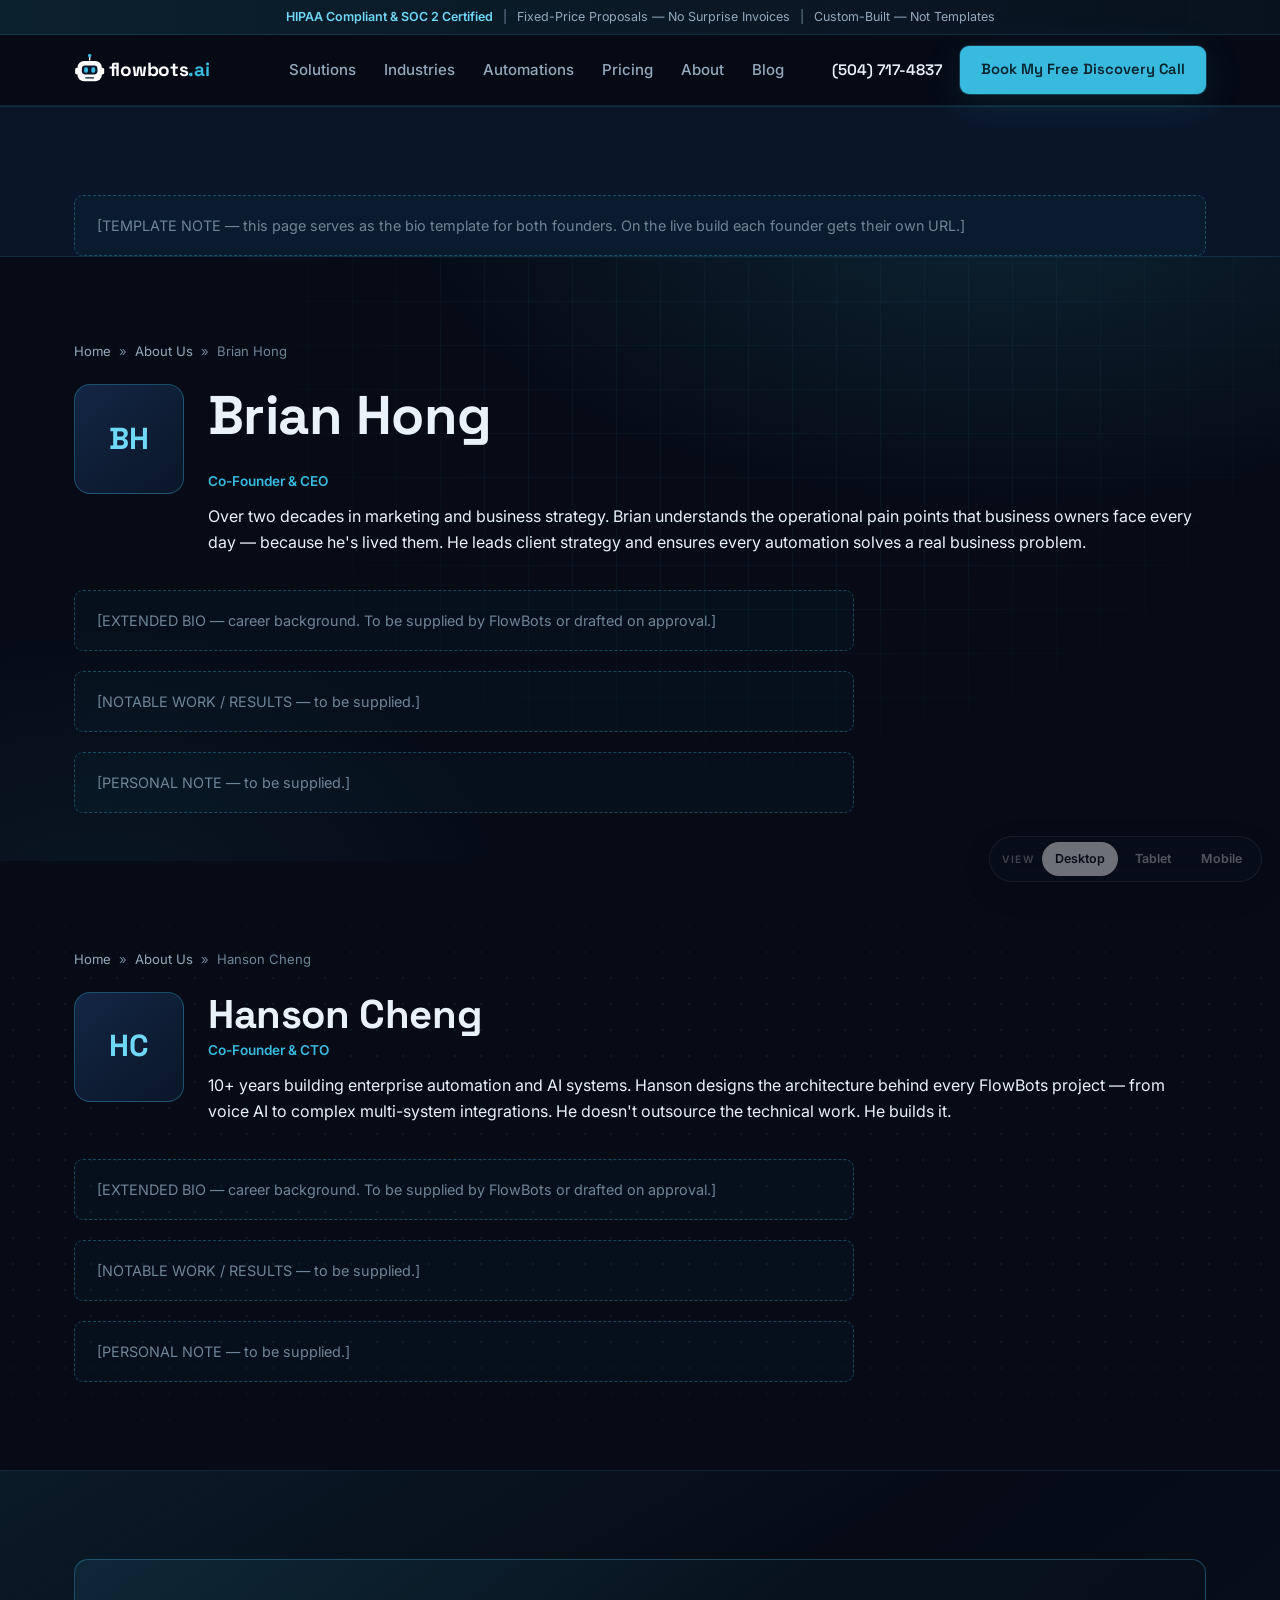
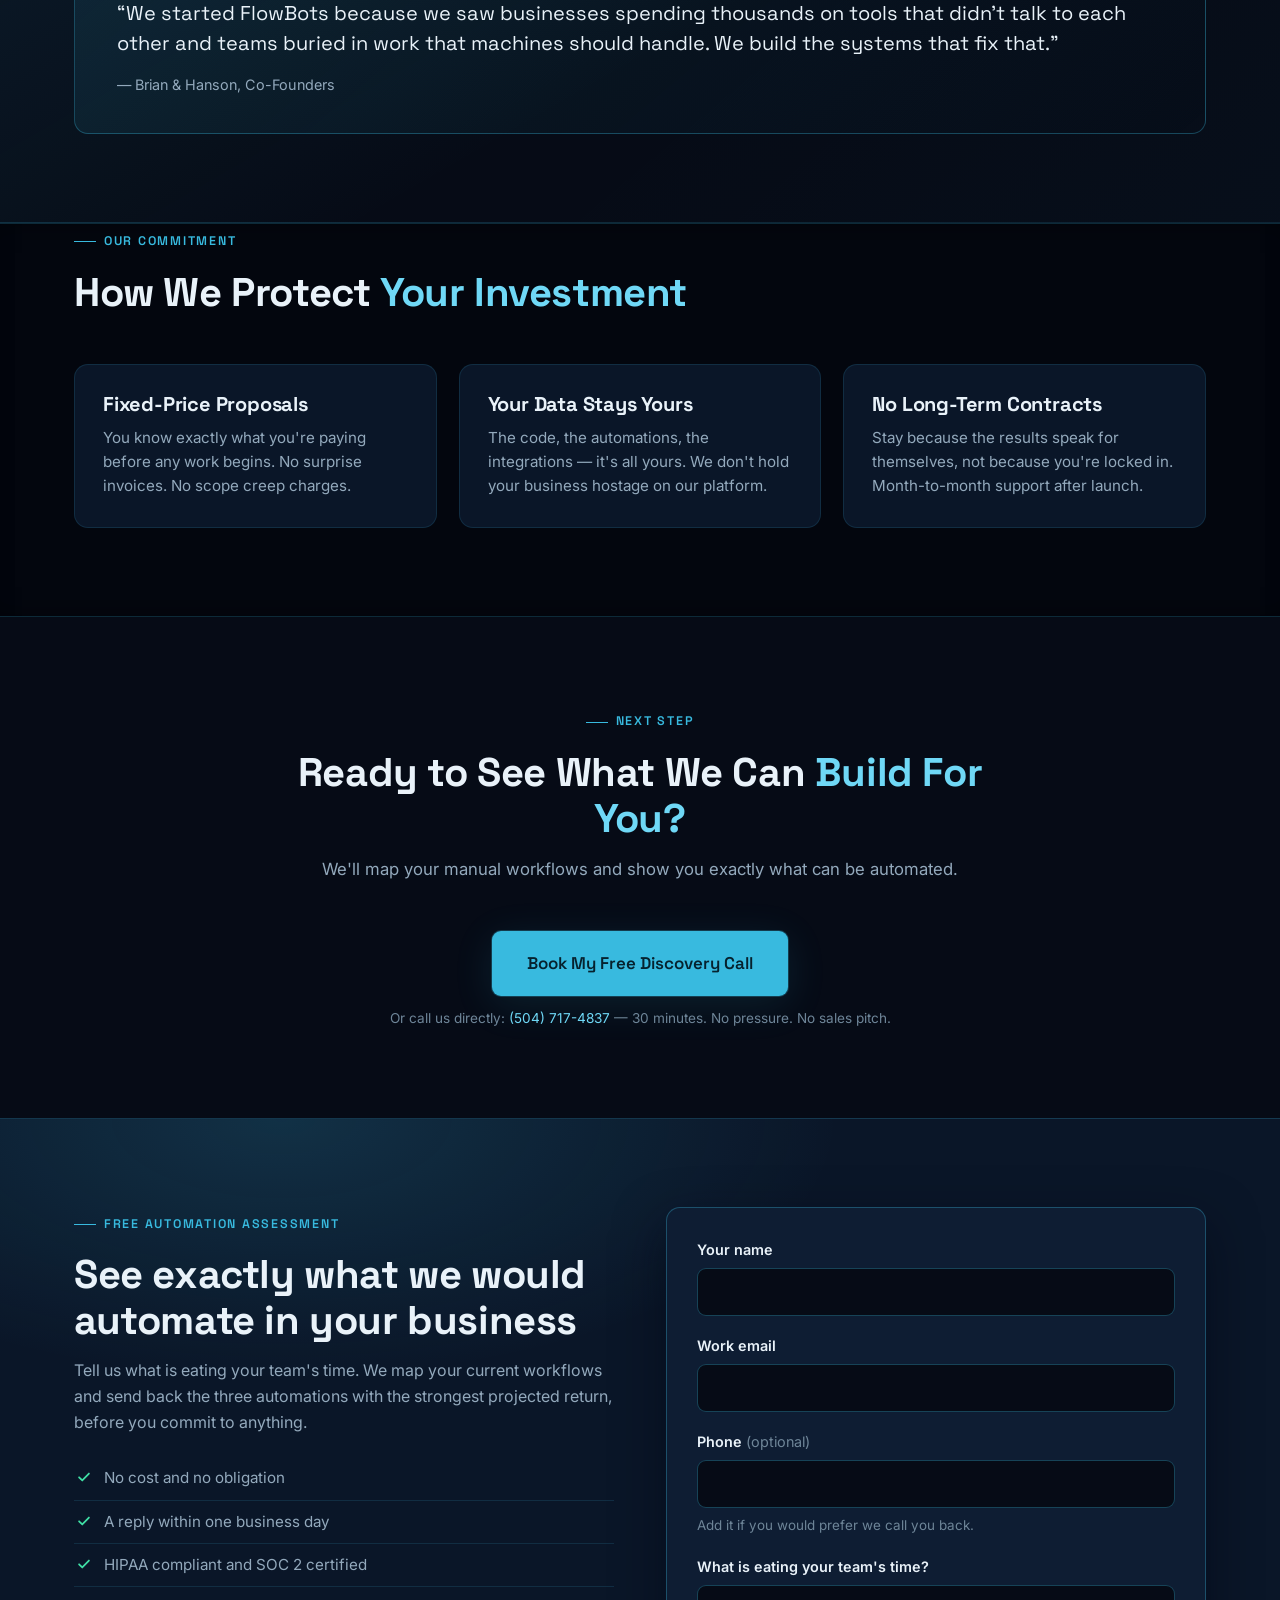
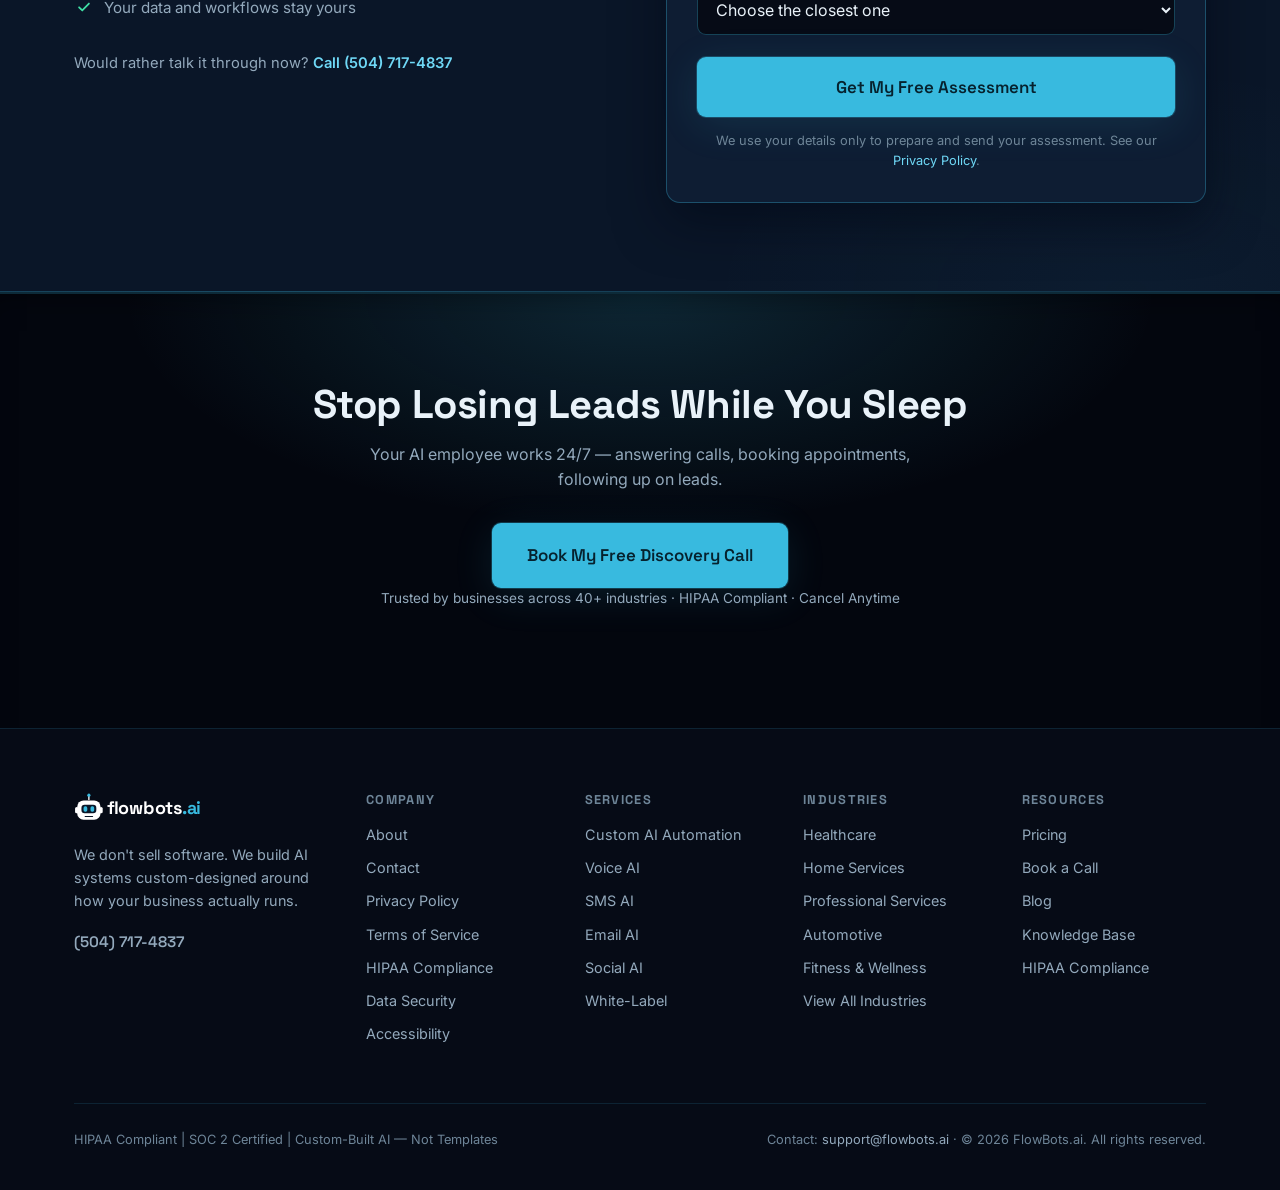
<file: bio.html>
<!DOCTYPE html>
<html lang="en">
<head>
<meta charset="UTF-8">
<meta name="viewport" content="width=device-width, initial-scale=1.0">
<title>Brian Hong &amp; Hanson Cheng — FlowBots.ai Founders</title>
<meta name="description" content="Meet the founders of FlowBots.ai. Brian Hong, Co-Founder &amp; CEO, and Hanson Cheng, Co-Founder &amp; CTO, build custom AI automation systems for businesses across every industry.">
<link rel="preconnect" href="https://fonts.googleapis.com">
<link rel="preconnect" href="https://fonts.gstatic.com" crossorigin>
<link href="https://fonts.googleapis.com/css2?family=Space+Grotesk:wght@500;600;700&family=Inter:wght@400;500;600&display=swap" rel="stylesheet">
<link rel="stylesheet" href="style.css?v=28">
<script>/* These are the animated designs: motion is on unless a URL explicitly
   asks for ?motion=off. A production build should restore respect for
   prefers-reduced-motion; this is a review prototype. */
try{if(!/[?&]motion=off/.test(location.search))document.documentElement.classList.add('motion-on');}catch(e){}</script>
</head>
<body>
<svg class="icon-sprite" aria-hidden="true" focusable="false" style="position:absolute;width:0;height:0;overflow:hidden"><defs><symbol id="i-phone" viewBox="0 0 24 24"><path d="M6.2 3.5h3.1l1.5 3.9-2 1.4a12.4 12.4 0 0 0 6.4 6.4l1.4-2 3.9 1.5v3.1a2 2 0 0 1-2.2 2A16.6 16.6 0 0 1 4.2 5.7a2 2 0 0 1 2-2.2Z"/></symbol><symbol id="i-message" viewBox="0 0 24 24"><path d="M4 5.5h16v10.2H9.2L4 20V5.5Z"/><path d="M8.2 9.4h7.6M8.2 12.4h5"/></symbol><symbol id="i-shield" viewBox="0 0 24 24"><path d="M12 3.2 19 6v5.1c0 4.5-2.9 8-7 9.7-4.1-1.7-7-5.2-7-9.7V6l7-2.8Z"/><path d="M9.2 11.8 11.3 14l3.5-3.7"/></symbol><symbol id="i-plug" viewBox="0 0 24 24"><path d="M9 3.2v4.4M15 3.2v4.4M6.2 7.6h11.6v3.1a5.8 5.8 0 0 1-11.6 0V7.6ZM12 16.5v4.3"/></symbol><symbol id="i-gear" viewBox="0 0 24 24"><circle cx="12" cy="12" r="3.1"/><path d="M12 3.2v2.4M12 18.4v2.4M5.8 5.8l1.7 1.7M16.5 16.5l1.7 1.7M3.2 12h2.4M18.4 12h2.4M5.8 18.2l1.7-1.7M16.5 7.5l1.7-1.7"/></symbol><symbol id="i-chart" viewBox="0 0 24 24"><path d="M3.5 20.4h17"/><path d="M6.8 20.4v-6.2M11.4 20.4V7.6M16 20.4v-9.2"/></symbol><symbol id="i-sync" viewBox="0 0 24 24"><path d="M20.2 12a8.2 8.2 0 0 1-13.9 5.9M3.8 12A8.2 8.2 0 0 1 17.7 6.1"/><path d="M3.8 7.2V12h4.8M20.2 16.8V12h-4.8"/></symbol><symbol id="i-folder" viewBox="0 0 24 24"><path d="M3.6 6.4h5.6l2 2.4h9.2v10.8H3.6V6.4Z"/><path d="M3.6 11.6h16.8"/></symbol><symbol id="i-puzzle" viewBox="0 0 24 24"><path d="M9.4 4.2h5.2v2.3a1.7 1.7 0 1 0 3.4 0V4.2h1.8v5.2h-2.3a1.7 1.7 0 1 0 0 3.4h2.3v6.9H4.2v-6.9h2.3a1.7 1.7 0 1 0 0-3.4H4.2V4.2h5.2Z"/></symbol><symbol id="i-bolt" viewBox="0 0 24 24"><path d="M13.4 2.6 4.8 13.5h5.9l-1.1 7.9 8.6-10.9h-5.9l1.1-7.9Z"/></symbol><symbol id="i-lock" viewBox="0 0 24 24"><rect x="4.8" y="10.6" width="14.4" height="9.6" rx="2"/><path d="M8.2 10.6V7.9a3.8 3.8 0 0 1 7.6 0v2.7"/></symbol><symbol id="i-unlock" viewBox="0 0 24 24"><rect x="4.8" y="10.6" width="14.4" height="9.6" rx="2"/><path d="M8.2 10.6V7.9a3.8 3.8 0 0 1 7.1-1.9"/></symbol><symbol id="i-document" viewBox="0 0 24 24"><path d="M6.2 3.4h7.4l4.2 4.2v13H6.2V3.4Z"/><path d="M13.6 3.4v4.2h4.2M9.2 12.4h5.6M9.2 15.8h5.6"/></symbol><symbol id="i-flask" viewBox="0 0 24 24"><path d="M9.4 3.4v6.1L4.6 18a2 2 0 0 0 1.7 3h11.4a2 2 0 0 0 1.7-3l-4.8-8.5V3.4"/><path d="M8.2 3.4h7.6M7.4 14.2h9.2"/></symbol><symbol id="i-trending" viewBox="0 0 24 24"><path d="M3.4 16.8 9.2 11l3.7 3.7 7.7-7.7"/><path d="M15.4 7h5.2v5.2"/></symbol><symbol id="i-users" viewBox="0 0 24 24"><circle cx="9.2" cy="8.4" r="3.2"/><path d="M3.6 19.6a5.6 5.6 0 0 1 11.2 0"/><path d="M16.2 6.2a3 3 0 0 1 0 5.9M17.4 14.6a5 5 0 0 1 3.2 4.6"/></symbol><symbol id="i-bot" viewBox="0 0 24 24"><rect x="4.4" y="8.2" width="15.2" height="10.6" rx="3"/><path d="M12 4.2v4M9.4 12.6v1.8M14.6 12.6v1.8M2.6 12.4v3M21.4 12.4v3"/><circle cx="12" cy="3.2" r="1.2"/></symbol><symbol id="i-tools" viewBox="0 0 24 24"><path d="M14.8 6.4a3.8 3.8 0 0 0 5 5l-9.6 9.6a2.2 2.2 0 0 1-3.1-3.1l9.6-9.6a3.8 3.8 0 0 0-5-5"/></symbol><symbol id="i-receipt" viewBox="0 0 24 24"><path d="M6 3.4h12v17.2l-3-1.9-3 1.9-3-1.9-3 1.9V3.4Z"/><path d="M9 8.4h6M9 12.2h6"/></symbol><symbol id="i-star" viewBox="0 0 24 24"><path d="m12 3.4 2.7 5.5 6 .9-4.3 4.2 1 6-5.4-2.8-5.4 2.8 1-6L3.3 9.8l6-.9L12 3.4Z"/></symbol><symbol id="i-mic" viewBox="0 0 24 24"><rect x="9.2" y="2.6" width="5.6" height="10.8" rx="2.8"/><path d="M5.4 11.6a6.6 6.6 0 0 0 13.2 0M12 18.2v3.2"/></symbol><symbol id="i-repeat" viewBox="0 0 24 24"><path d="M4.2 9.4a4 4 0 0 1 4-4h11.6M19.8 14.6a4 4 0 0 1-4 4H4.2"/><path d="M16.6 2.4 19.8 5.4l-3.2 3M7.4 15.6 4.2 18.6l3.2 3"/></symbol><symbol id="i-cpu" viewBox="0 0 24 24"><rect x="7.6" y="7.6" width="8.8" height="8.8" rx="1.6"/><path d="M10.6 2.8v4.8M13.4 2.8v4.8M10.6 16.4v4.8M13.4 16.4v4.8M2.8 10.6h4.8M2.8 13.4h4.8M16.4 10.6h4.8M16.4 13.4h4.8"/></symbol><symbol id="i-calendar" viewBox="0 0 24 24"><rect x="3.8" y="5.4" width="16.4" height="15" rx="2"/><path d="M8.2 2.8v4.4M15.8 2.8v4.4M3.8 10.4h16.4"/></symbol><symbol id="i-card" viewBox="0 0 24 24"><rect x="2.8" y="5.2" width="18.4" height="13.6" rx="2.2"/><path d="M2.8 10h18.4M6.4 14.6h3.4"/></symbol><symbol id="i-ruler" viewBox="0 0 24 24"><path d="m3.4 15.4 12-12 5.2 5.2-12 12-5.2-5.2Z"/><path d="m7.4 11.4 2 2M10.6 8.2l2 2M13.8 5 15.8 7"/></symbol><symbol id="i-clock" viewBox="0 0 24 24"><circle cx="12" cy="12" r="8.6"/><path d="M12 6.8V12l3.4 2.2"/></symbol><symbol id="i-search" viewBox="0 0 24 24"><circle cx="10.8" cy="10.8" r="6.8"/><path d="m16 16 4.6 4.6"/></symbol><symbol id="i-graduation" viewBox="0 0 24 24"><path d="M2.8 8.6 12 4.2l9.2 4.4-9.2 4.4L2.8 8.6Z"/><path d="M6.6 10.6v5.2c0 1.6 2.4 2.9 5.4 2.9s5.4-1.3 5.4-2.9v-5.2M20.4 9v5.4"/></symbol><symbol id="i-target" viewBox="0 0 24 24"><circle cx="12" cy="12" r="8.4"/><circle cx="12" cy="12" r="4.6"/><circle cx="12" cy="12" r="1"/></symbol><symbol id="i-home" viewBox="0 0 24 24"><path d="M3.8 10.8 12 3.8l8.2 7v9.4H3.8v-9.4Z"/><path d="M9.4 20.2v-5.6h5.2v5.6"/></symbol><symbol id="i-health" viewBox="0 0 24 24"><path d="M6.2 3.2v5.4a4.6 4.6 0 0 0 9.2 0V3.2"/><path d="M4.4 3.2h3.6M13.6 3.2h3.6M10.8 13a5.4 5.4 0 0 0 5.4 5.2 3.6 3.6 0 0 0 3.6-3.6v-1.2"/><circle cx="19.8" cy="11.4" r="2"/></symbol><symbol id="i-building" viewBox="0 0 24 24"><path d="M4.2 20.6V8.2L12 3.4l7.8 4.8v12.4"/><path d="M3 20.6h18M8 11.4h2.4M13.6 11.4H16M8 15.4h2.4M13.6 15.4H16"/></symbol><symbol id="i-check" viewBox="0 0 24 24"><path d="m4.6 12.4 4.8 4.8 10-10.4"/></symbol><symbol id="i-x" viewBox="0 0 24 24"><path d="M6.2 6.2l11.6 11.6M17.8 6.2 6.2 17.8"/></symbol><symbol id="i-menu" viewBox="0 0 24 24"><path d="M3.8 7h16.4M3.8 12h16.4M3.8 17h16.4"/></symbol><symbol id="i-arrow-down" viewBox="0 0 24 24"><path d="M12 4.2v14.6M6.4 13.4 12 19l5.6-5.6"/></symbol><symbol id="i-mail" viewBox="0 0 24 24"><rect x="3.2" y="5.2" width="17.6" height="13.6" rx="2"/><path d="m3.8 6.6 8.2 6 8.2-6"/></symbol><symbol id="i-route" viewBox="0 0 24 24"><circle cx="6" cy="6" r="2.6"/><circle cx="18" cy="18" r="2.6"/><path d="M8.6 6h5.8a3.6 3.6 0 0 1 0 7.2H9.6a3.6 3.6 0 0 0 0 7.2h.4"/></symbol></defs></svg>

<div class="topbar">
  <b>HIPAA Compliant &amp; SOC 2 Certified</b><span class="sep">|</span><span class="hide-m">Fixed-Price Proposals — No Surprise Invoices</span><span class="sep hide-m">|</span><span class="hide-m">Custom-Built — Not Templates</span>
</div>

<header class="site-header">
  <div class="wrap nav">
    <a class="brand" href="index.html" aria-label="FlowBots.ai home">
      <svg xmlns="http://www.w3.org/2000/svg" width="200" height="38" viewBox="0 0 320 60" role="img" aria-label="flowbots.ai"><g transform="translate(2 4)"><path stroke="#fff" stroke-linecap="round" stroke-width="2.5" d="M26 0v8"/><circle cx="26" r="3" fill="#38badf"/><rect width="44" height="36" x="4" y="10" fill="#fff" rx="12" ry="12"/><rect width="6" height="12" y="22" fill="#fff" rx="3" ry="3"/><rect width="6" height="12" x="46" y="22" fill="#fff" rx="3" ry="3"/><rect width="28" height="16" x="12" y="18" fill="#0a1628" rx="6" ry="6"/><rect width="7" height="10" x="16" y="21" fill="#38badf" rx="3" ry="3"/><rect width="7" height="10" x="29" y="21" fill="#38badf" rx="3" ry="3"/><path stroke="#0a1628" stroke-linecap="round" stroke-width="2" d="M19 40h14"/></g><text x="62" y="40" fill="#fff" font-family="'Space Grotesk','DM Sans',Arial,sans-serif" font-size="34" font-weight="700" letter-spacing="-.5">flowbots<tspan fill="#38badf">.ai</tspan></text></svg>
    </a>
    <ul class="nav-links">
      <li><a href="solutions.html">Solutions</a></li>
      <li><a href="industries.html">Industries</a></li>
      <li><a href="automations.html">Automations</a></li>
      <li><a href="pricing.html">Pricing</a></li>
      <li><a href="about.html">About</a></li>
      <li><a href="blog.html">Blog</a></li>
    </ul>
    <div class="nav-cta">
      <a class="nav-phone" href="tel:+15047174837" data-track="tel-click">(504) 717-4837</a>
      <a class="btn btn-primary" href="https://www.flowbots.ai/book-call/" data-track="cta-book">Book My Free Discovery Call</a>
      <button class="nav-toggle" aria-expanded="false" aria-label="Open menu"><svg class="ico" aria-hidden="true"><use href="#i-menu"></use></svg></button>
    </div>
  </div>
  <nav class="mobile-menu" aria-label="Mobile">
    <a href="solutions.html">Solutions</a>
    <a href="industries.html">Industries</a>
    <a href="automations.html">Automations</a>
    <a href="pricing.html">Pricing</a>
    <a href="about.html">About</a>
    <a href="blog.html">Blog</a>
    <a href="tel:+15047174837" data-track="tel-click">(504) 717-4837</a>
  </nav>
</header>

<main>

<!-- ============ TEMPLATE NOTE ============ -->
<section class="sec-panel" style="padding-bottom:0">
  <div class="wrap">
    <div class="placeholder">[TEMPLATE NOTE — this page serves as the bio template for both founders. On the live build each founder gets their own URL.]</div>
  </div>
</section>

<!-- ============ BRIAN HONG ============ -->
<section id="brian" class="hero" style="padding-bottom:48px">
  <div class="wrap">
    <p class="crumbs"><a href="index.html">Home</a><span class="sep">»</span><a href="about.html">About Us</a><span class="sep">»</span>Brian Hong</p>
    <div class="founder-card reveal">
      <div class="avatar">BH</div>
      <div>
        <h1>Brian Hong</h1>
        <span class="role-tag">Co-Founder &amp; CEO</span>
        <p>Over two decades in marketing and business strategy. Brian understands the operational pain points that business owners face every day — because he's lived them. He leads client strategy and ensures every automation solves a real business problem.</p>
      </div>
    </div>
    <div class="prose mt-3 reveal">
      <div class="placeholder">[EXTENDED BIO — career background. To be supplied by FlowBots or drafted on approval.]</div>
      <div class="placeholder mt-2">[NOTABLE WORK / RESULTS — to be supplied.]</div>
      <div class="placeholder mt-2">[PERSONAL NOTE — to be supplied.]</div>
    </div>
  </div>
</section>

<!-- ============ HANSON CHENG ============ -->
<section id="hanson" class="sec-grid">
  <div class="wrap">
    <p class="crumbs"><a href="index.html">Home</a><span class="sep">»</span><a href="about.html">About Us</a><span class="sep">»</span>Hanson Cheng</p>
    <div class="founder-card reveal">
      <div class="avatar">HC</div>
      <div>
        <h2>Hanson Cheng</h2>
        <span class="role-tag">Co-Founder &amp; CTO</span>
        <p>10+ years building enterprise automation and AI systems. Hanson designs the architecture behind every FlowBots project — from voice AI to complex multi-system integrations. He doesn't outsource the technical work. He builds it.</p>
      </div>
    </div>
    <div class="prose mt-3 reveal">
      <div class="placeholder">[EXTENDED BIO — career background. To be supplied by FlowBots or drafted on approval.]</div>
      <div class="placeholder mt-2">[NOTABLE WORK / RESULTS — to be supplied.]</div>
      <div class="placeholder mt-2">[PERSONAL NOTE — to be supplied.]</div>
    </div>
  </div>
</section>

<!-- ============ SHARED QUOTE ============ -->
<section class="sec-wash">
  <div class="wrap">
    <div class="quote reveal">
      “We started FlowBots because we saw businesses spending thousands on tools that didn't talk to each other and teams buried in work that machines should handle. We build the systems that fix that.”
      <footer>— Brian &amp; Hanson, Co-Founders</footer>
    </div>
  </div>
</section>

<!-- ============ HOW WE PROTECT YOUR INVESTMENT ============ -->
<section class="sec-inset" style="padding-top:0">
  <div class="wrap">
    <div class="section-head reveal">
      <span class="eyebrow">Our Commitment</span>
      <h2>How We Protect <span class="accent">Your Investment</span></h2>
    </div>
    <div class="grid-3">
      <div class="card reveal">
        <h3>Fixed-Price Proposals</h3>
        <p>You know exactly what you're paying before any work begins. No surprise invoices. No scope creep charges.</p>
      </div>
      <div class="card reveal">
        <h3>Your Data Stays Yours</h3>
        <p>The code, the automations, the integrations — it's all yours. We don't hold your business hostage on our platform.</p>
      </div>
      <div class="card reveal">
        <h3>No Long-Term Contracts</h3>
        <p>Stay because the results speak for themselves, not because you're locked in. Month-to-month support after launch.</p>
      </div>
    </div>
  </div>
</section>

<!-- ============ CLOSING CTA ============ -->
<section>
  <div class="wrap">
    <div class="section-head center reveal">
      <span class="eyebrow">Next Step</span>
      <h2>Ready to See What We Can <span class="accent">Build For You?</span></h2>
      <p>We'll map your manual workflows and show you exactly what can be automated.</p>
    </div>
    <div class="center reveal">
      <a class="btn btn-primary btn-lg" href="https://www.flowbots.ai/book-call/" data-track="cta-book">Book My Free Discovery Call</a>
      <p class="micro">Or call us directly: <a href="tel:+15047174837" data-track="tel-click">(504) 717-4837</a> — 30 minutes. No pressure. No sales pitch.</p>
    </div>
  </div>
</section>


<section class="lead-section sec-feature" id="assessment">
  <div class="wrap lead-grid">
    <div class="lead-copy">
      <span class="eyebrow">Free Automation Assessment</span>
      <h2>See exactly what we would automate in your business</h2>
      <p>Tell us what is eating your team's time. We map your current workflows and send back the three automations with the strongest projected return, before you commit to anything.</p>
      <ul class="lead-assure">
        <li>No cost and no obligation</li>
        <li>A reply within one business day</li>
        <li>HIPAA compliant and SOC 2 certified</li>
        <li>Your data and workflows stay yours</li>
      </ul>
      <p class="lead-alt">Would rather talk it through now? <a href="tel:+15047174837" data-track="tel-click">Call (504) 717-4837</a></p>
    </div>

    <form class="lead-form" novalidate data-leadform>
      <div class="field">
        <label for="lf-name">Your name</label>
        <input id="lf-name" name="name" type="text" autocomplete="name" required aria-describedby="lf-name-err">
        <span class="field-err" id="lf-name-err" role="alert"></span>
      </div>
      <div class="field">
        <label for="lf-email">Work email</label>
        <input id="lf-email" name="email" type="email" autocomplete="email" inputmode="email" required aria-describedby="lf-email-err">
        <span class="field-err" id="lf-email-err" role="alert"></span>
      </div>
      <div class="field">
        <label for="lf-phone">Phone <span class="opt">(optional)</span></label>
        <input id="lf-phone" name="phone" type="tel" autocomplete="tel" inputmode="tel" aria-describedby="lf-phone-hint">
        <span class="field-hint" id="lf-phone-hint">Add it if you would prefer we call you back.</span>
      </div>
      <div class="field">
        <label for="lf-problem">What is eating your team's time?</label>
        <select id="lf-problem" name="problem" required aria-describedby="lf-problem-err">
          <option value="">Choose the closest one</option>
          <option>We are missing calls after hours</option>
          <option>Leads go cold before we follow up</option>
          <option>My team is buried in repetitive tasks</option>
          <option>We need to scale without hiring</option>
          <option>Something else</option>
        </select>
        <span class="field-err" id="lf-problem-err" role="alert"></span>
      </div>
      <button type="submit" class="btn btn-primary btn-lg lead-submit">Get My Free Assessment</button>
      <p class="lead-privacy">We use your details only to prepare and send your assessment. See our <a href="https://www.flowbots.ai/privacy-policy/">Privacy Policy</a>.</p>
    </form>

    <div class="lead-success" hidden role="status">
      <span class="lead-tick" aria-hidden="true">
        <svg class="ico" aria-hidden="true"><use href="#i-check"></use></svg>
      </span>
      <h3>Your assessment request is in</h3>
      <p>We will map your workflows and reply within one business day with the three automations we would build first, and what each is worth.</p>
      <p class="lead-alt">Need it sooner? <a href="tel:+15047174837" data-track="tel-click">Call (504) 717-4837</a></p>
    </div>
  </div>
</section>

<!-- ============ PRE-FOOTER CTA ============ -->
<section class="prefoot">
  <div class="wrap">
    <h2 class="reveal">Stop Losing Leads While You Sleep</h2>
    <p class="reveal">Your AI employee works 24/7 — answering calls, booking appointments, following up on leads.</p>
    <div class="reveal">
      <a class="btn btn-primary btn-lg" href="https://www.flowbots.ai/book-call/" data-track="cta-book">Book My Free Discovery Call</a>
      <p class="micro">Trusted by businesses across 40+ industries · HIPAA Compliant · Cancel Anytime</p>
    </div>
  </div>
</section>

</main>

<footer class="site-footer">
  <div class="wrap">
    <div class="footer-grid">
      <div>
        <svg xmlns="http://www.w3.org/2000/svg" width="170" height="32" viewBox="0 0 320 60" role="img" aria-label="flowbots.ai"><g transform="translate(2 4)"><path stroke="#fff" stroke-linecap="round" stroke-width="2.5" d="M26 0v8"/><circle cx="26" r="3" fill="#38badf"/><rect width="44" height="36" x="4" y="10" fill="#fff" rx="12" ry="12"/><rect width="6" height="12" y="22" fill="#fff" rx="3" ry="3"/><rect width="6" height="12" x="46" y="22" fill="#fff" rx="3" ry="3"/><rect width="28" height="16" x="12" y="18" fill="#0a1628" rx="6" ry="6"/><rect width="7" height="10" x="16" y="21" fill="#38badf" rx="3" ry="3"/><rect width="7" height="10" x="29" y="21" fill="#38badf" rx="3" ry="3"/><path stroke="#0a1628" stroke-linecap="round" stroke-width="2" d="M19 40h14"/></g><text x="62" y="40" fill="#fff" font-family="'Space Grotesk','DM Sans',Arial,sans-serif" font-size="34" font-weight="700" letter-spacing="-.5">flowbots<tspan fill="#38badf">.ai</tspan></text></svg>
        <p class="footer-tag">We don't sell software. We build AI systems custom-designed around how your business actually runs.</p>
        <p><a href="tel:+15047174837" data-track="tel-click" class="nav-phone">(504) 717-4837</a></p>
      </div>
      <div>
        <h4>Company</h4>
        <ul>
          <li><a href="about.html">About</a></li>
          <li><a href="https://www.flowbots.ai/contact/">Contact</a></li>
          <li><a href="https://www.flowbots.ai/privacy-policy/">Privacy Policy</a></li>
          <li><a href="https://www.flowbots.ai/terms-of-service/">Terms of Service</a></li>
          <li><a href="https://www.flowbots.ai/hipaa-compliance/">HIPAA Compliance</a></li>
          <li><a href="https://www.flowbots.ai/data-security/">Data Security</a></li>
          <li><a href="https://www.flowbots.ai/accessibility/">Accessibility</a></li>
        </ul>
      </div>
      <div>
        <h4>Services</h4>
        <ul>
          <li><a href="automations.html">Custom AI Automation</a></li>
          <li><a href="solutions.html">Voice AI</a></li>
          <li><a href="solutions.html">SMS AI</a></li>
          <li><a href="solutions.html">Email AI</a></li>
          <li><a href="solutions.html">Social AI</a></li>
          <li><a href="solutions.html">White-Label</a></li>
        </ul>
      </div>
      <div>
        <h4>Industries</h4>
        <ul>
          <li><a href="industries.html">Healthcare</a></li>
          <li><a href="industries.html">Home Services</a></li>
          <li><a href="industries.html">Professional Services</a></li>
          <li><a href="industries.html">Automotive</a></li>
          <li><a href="industries.html">Fitness &amp; Wellness</a></li>
          <li><a href="industries.html">View All Industries</a></li>
        </ul>
      </div>
      <div>
        <h4>Resources</h4>
        <ul>
          <li><a href="pricing.html">Pricing</a></li>
          <li><a href="https://www.flowbots.ai/book-call/" data-track="cta-book">Book a Call</a></li>
          <li><a href="blog.html">Blog</a></li>
          <li><a href="https://www.flowbots.ai/ai-automation-knowledge-base/">Knowledge Base</a></li>
          <li><a href="https://www.flowbots.ai/hipaa-compliance/">HIPAA Compliance</a></li>
        </ul>
      </div>
    </div>
    <div class="footer-bottom">
      <span>HIPAA Compliant | SOC 2 Certified | Custom-Built AI — Not Templates</span>
      <span>Contact: <a href="mailto:support@flowbots.ai">support@flowbots.ai</a> · © 2026 FlowBots.ai. All rights reserved.</span>
    </div>
  </div>
</footer>

<div class="sticky-cta">
  <a class="btn btn-ghost" href="tel:+15047174837">Call Us</a>
  <a class="btn btn-primary" href="https://www.flowbots.ai/book-call/" data-track="cta-book">Book Free Call</a>
</div>


<button type="button" class="to-top" aria-label="Back to top" hidden><svg class="ico" aria-hidden="true"><use href="#i-arrow-down"></use></svg></button>
<!-- review control: device preview. Not part of the design. -->
<div class="rv-device" role="group" aria-label="Device preview">
  <span class="rv-label">View</span>
  <button type="button" data-rv="desktop" aria-pressed="true">Desktop</button>
  <button type="button" data-rv="tablet" aria-pressed="false">Tablet</button>
  <button type="button" data-rv="mobile" aria-pressed="false">Mobile</button>
</div>
<script>
(function(){
  /* Device preview needs a real viewport, not a narrowed container: CSS media
     queries answer to the viewport, so shrinking the page would show the
     desktop layout at a small width. Tablet and mobile therefore hand off to
     preview.html, which frames this same page in an iframe. */
  var bar = document.querySelector('.rv-device');
  if (!bar) return;
  var page = location.pathname.split('/').pop() || 'index.html';
  bar.addEventListener('click', function(e){
    var b = e.target.closest('[data-rv]');
    if (!b) return;
    var d = b.getAttribute('data-rv');
    if (d === 'desktop') return;
    location.href = 'preview.html?page=' + encodeURIComponent(page) + '&device=' + d;
  });
})();
</script>

<script src="app.js?v=28"></script>
</body>
</html>
</file>
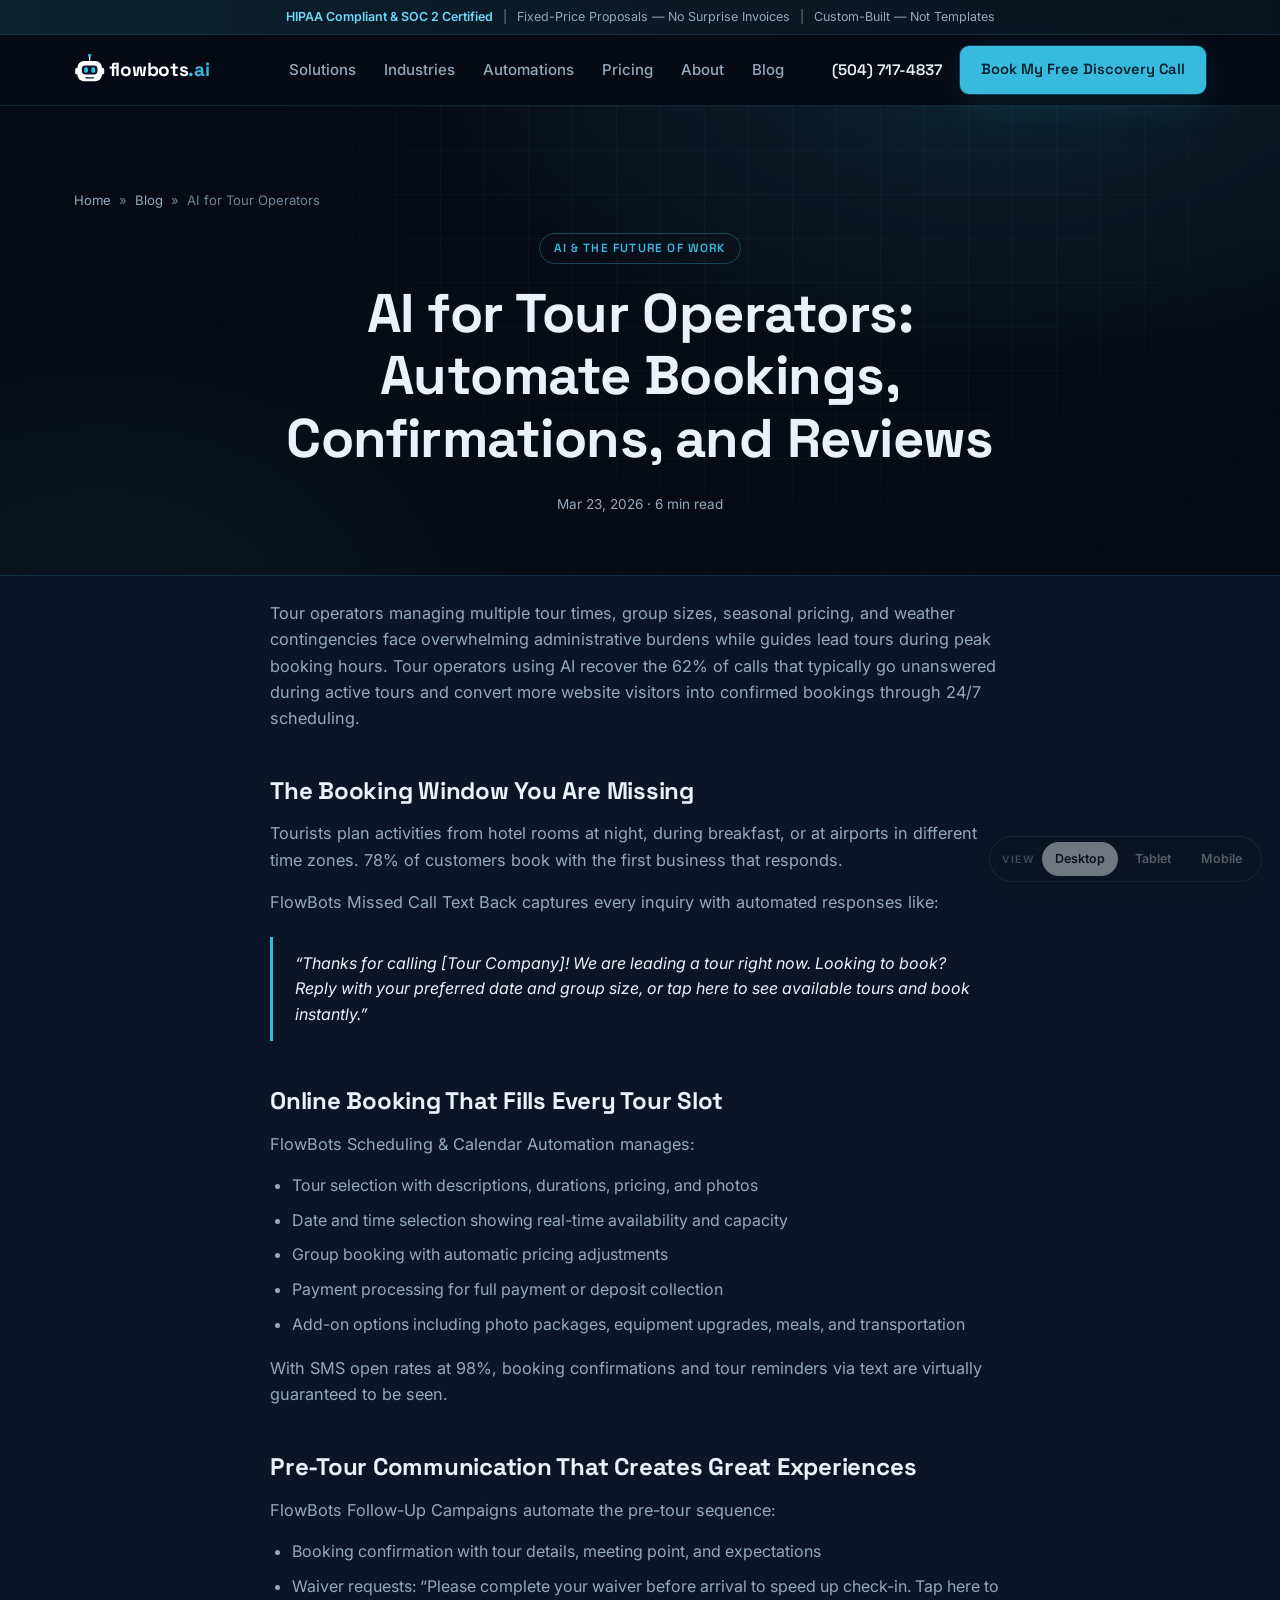
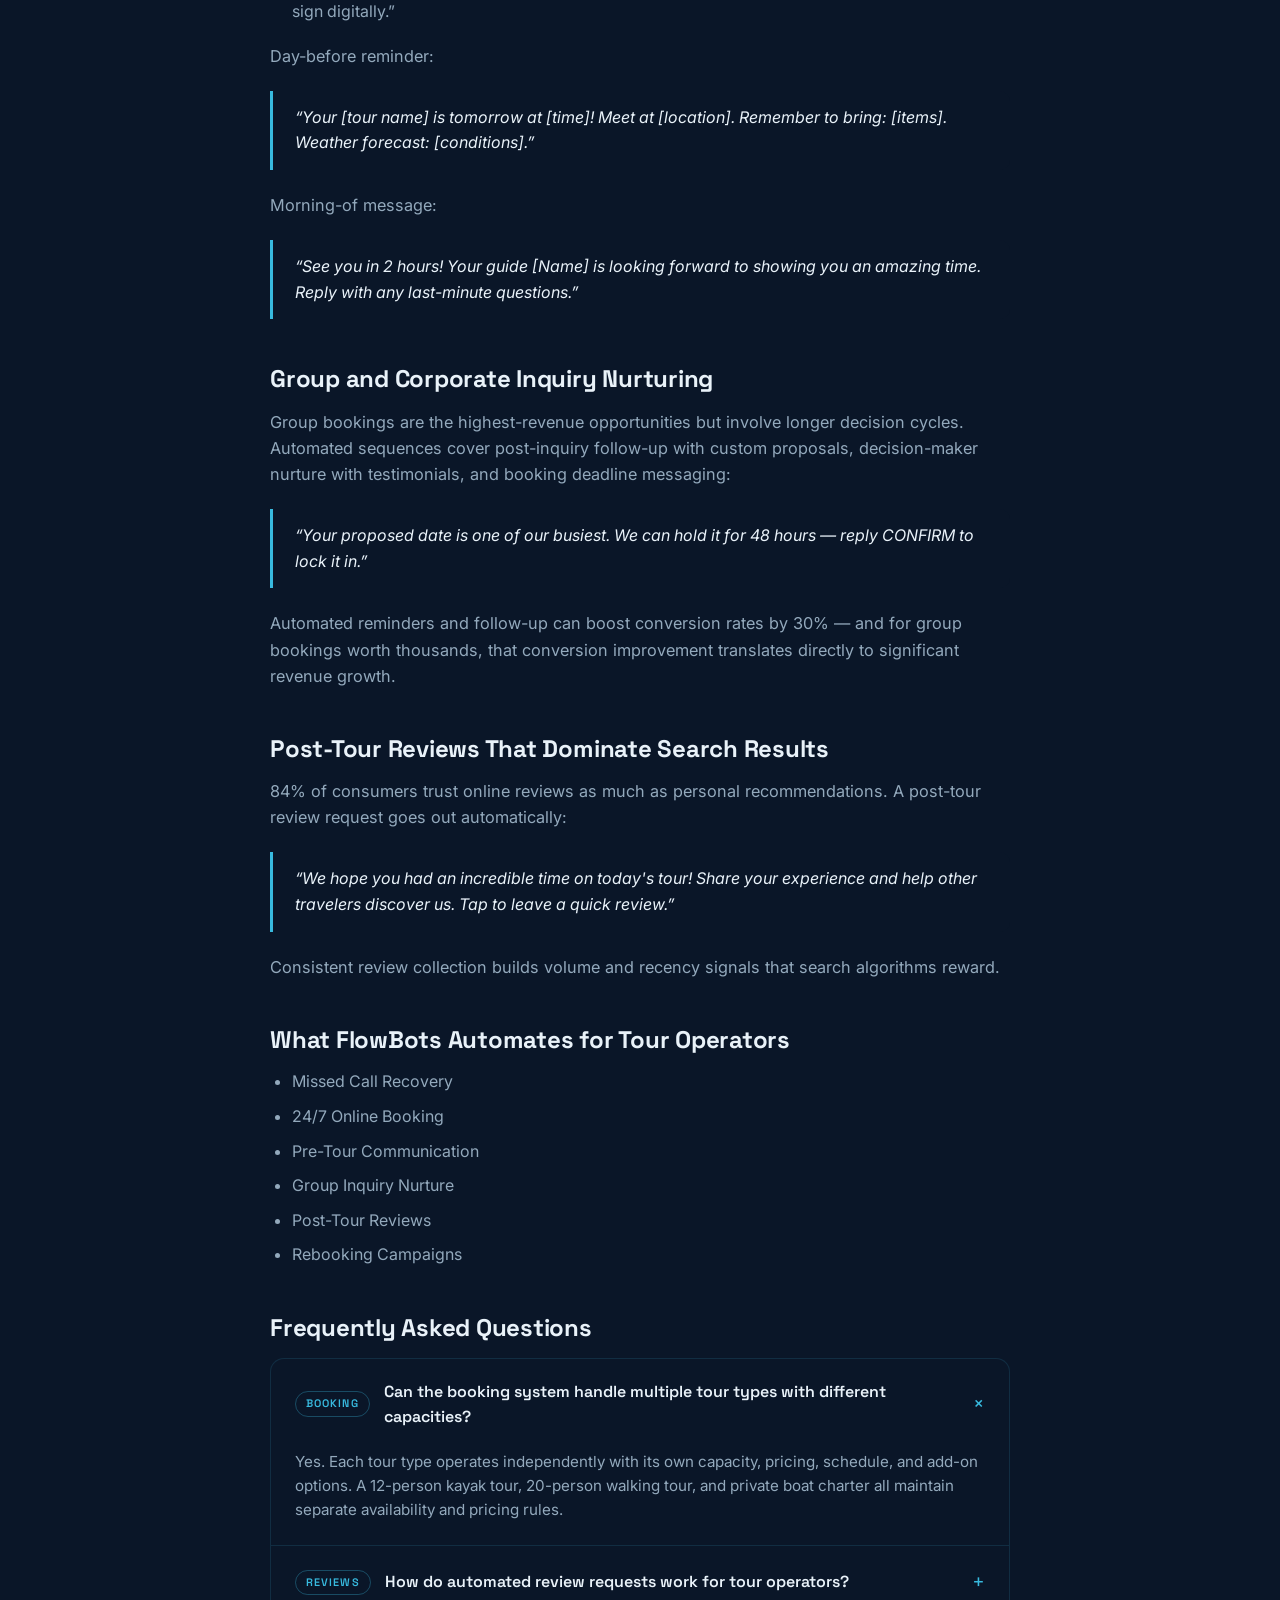
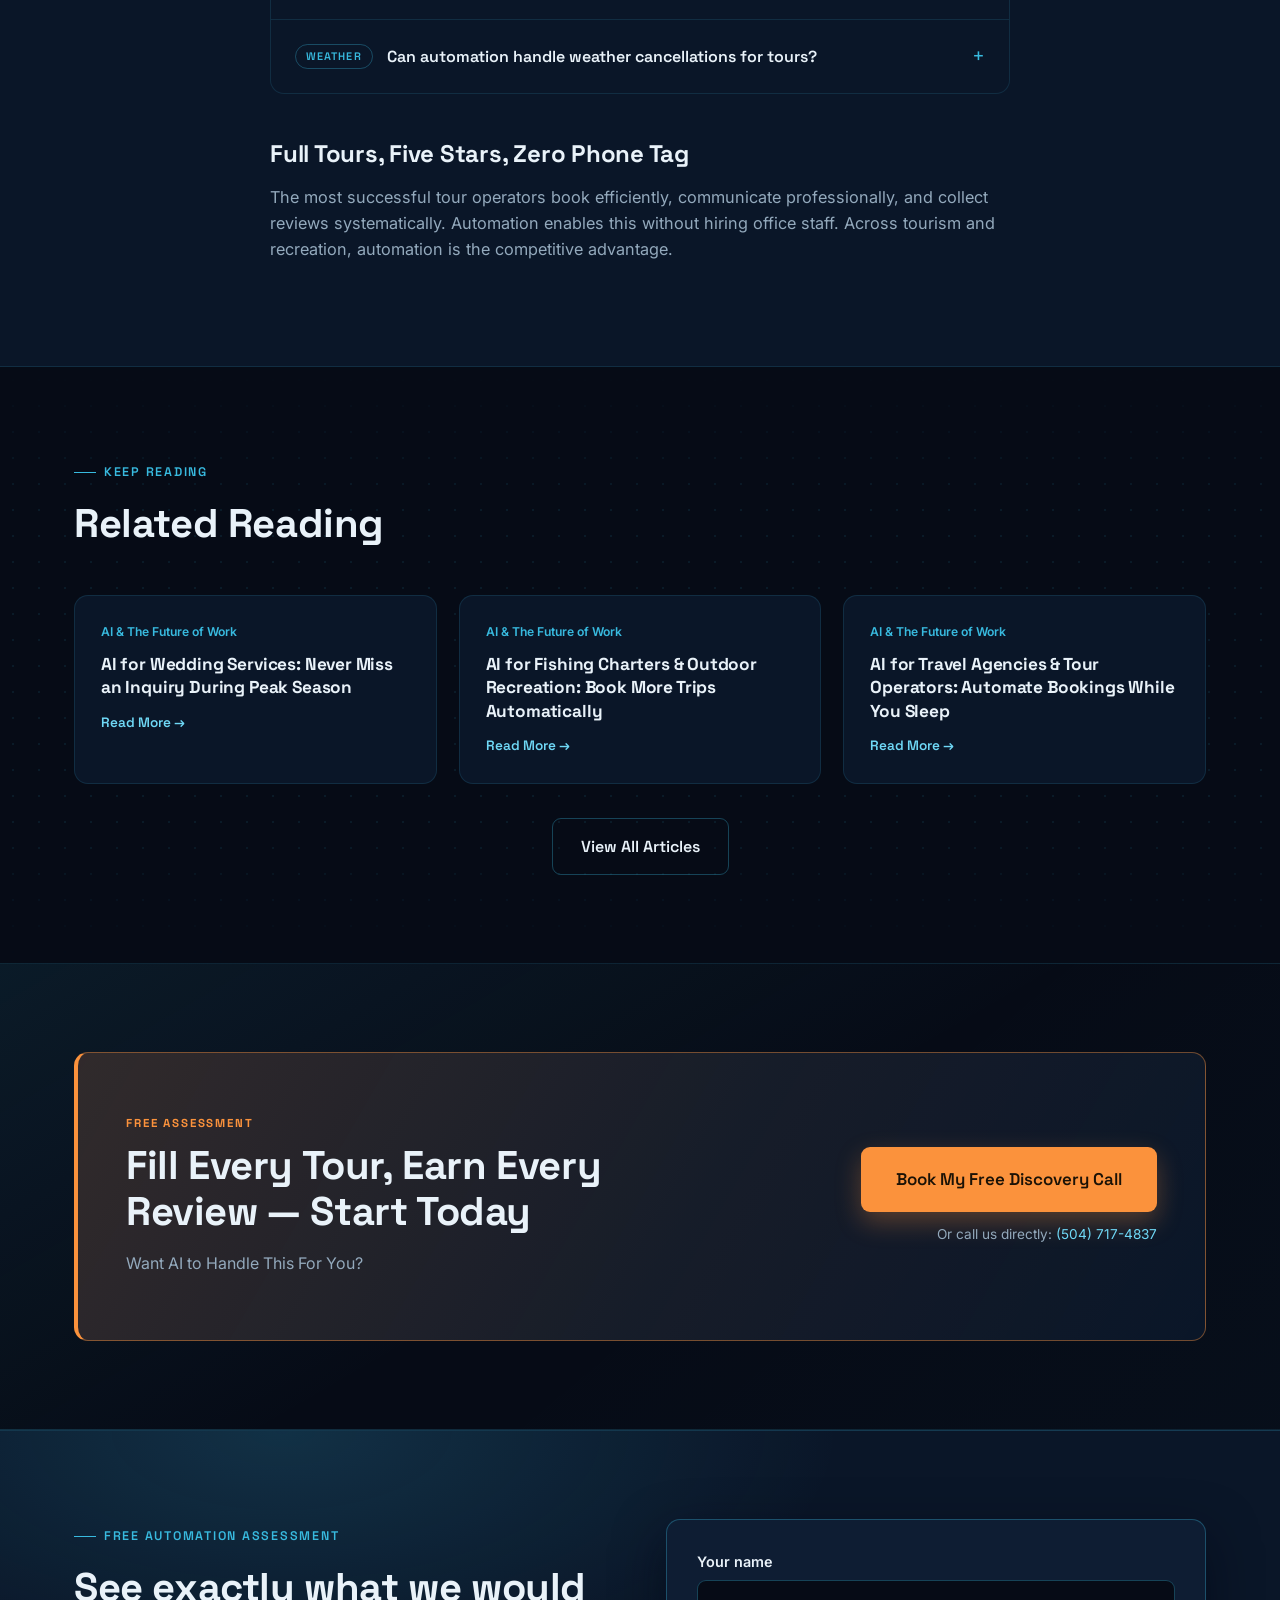
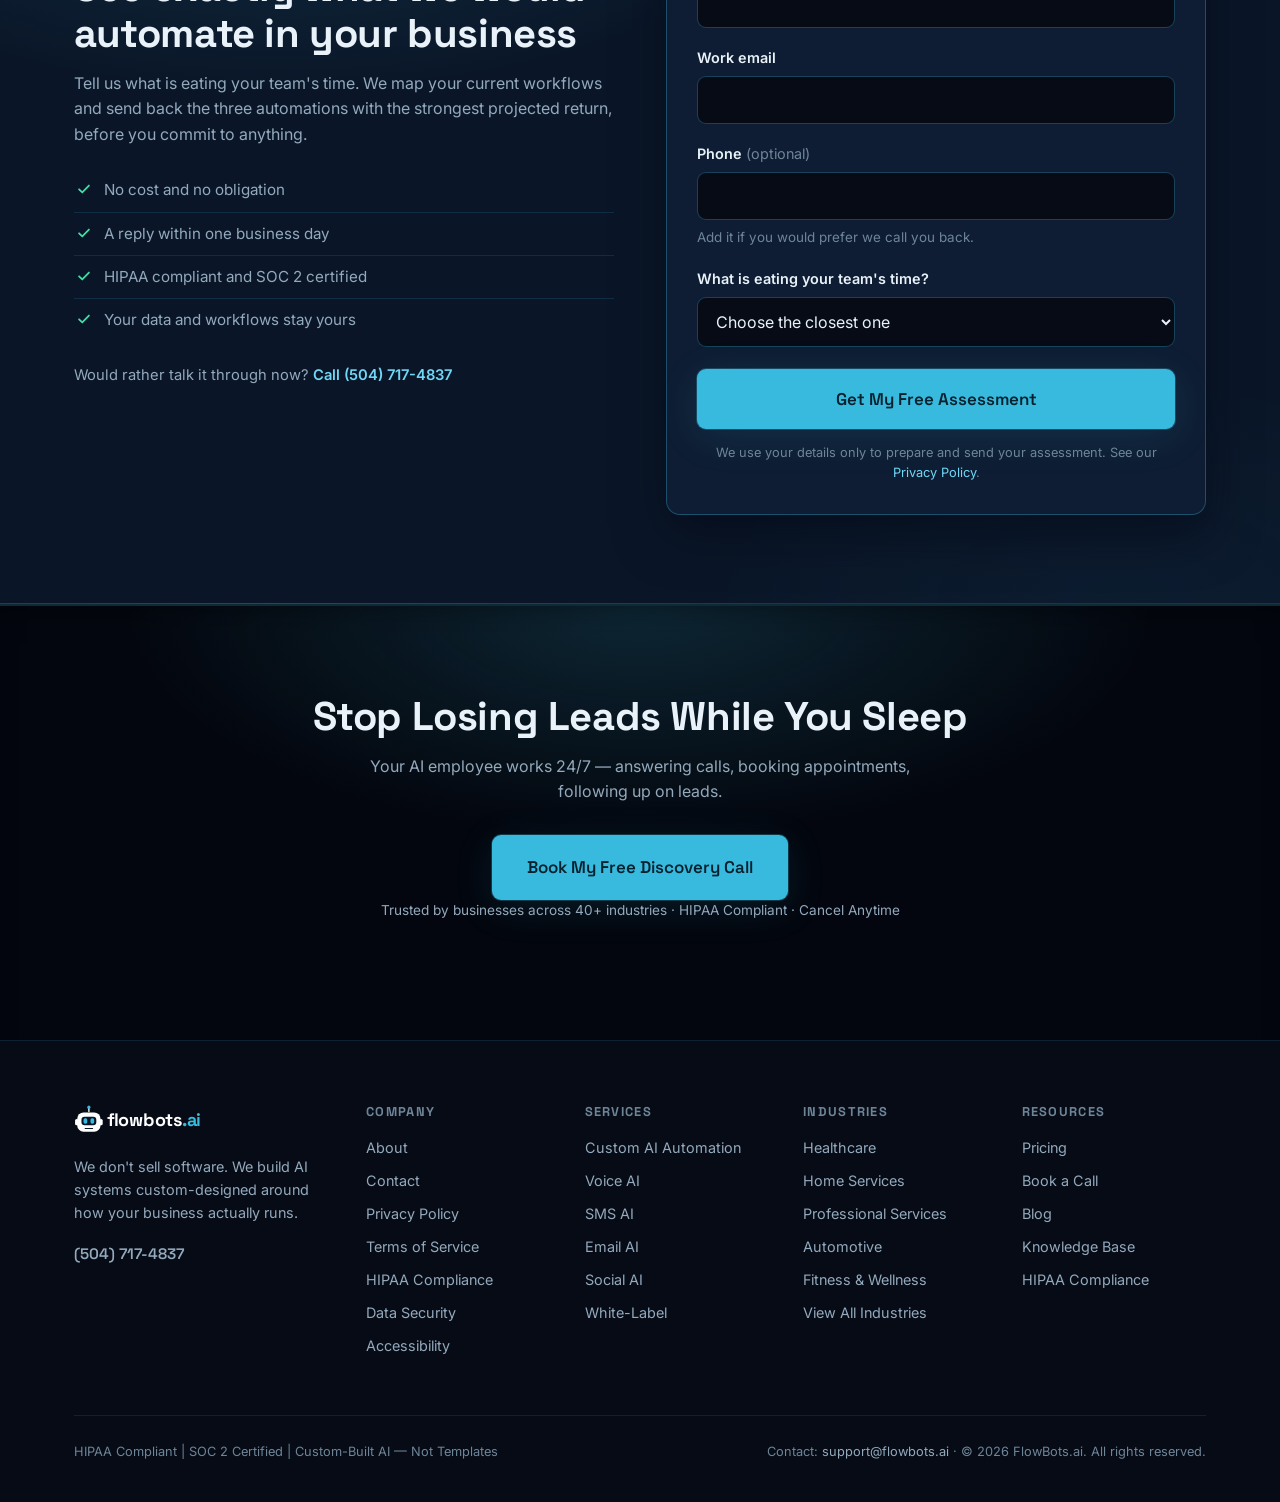
<file: blog-post.html>
<!DOCTYPE html>
<html lang="en">
<head>
<meta charset="UTF-8">
<meta name="viewport" content="width=device-width, initial-scale=1.0">
<title>AI for Tour Operators: Automate Bookings, Confirmations, and Reviews | FlowBots.ai</title>
<meta name="description" content="AI for tour operators automates booking confirmations, pre-tour preparation, post-tour review collection, and lead nurture for group inquiries — keeping your tours full and your guests delighted from inquiry to review.">
<link rel="preconnect" href="https://fonts.googleapis.com">
<link rel="preconnect" href="https://fonts.gstatic.com" crossorigin>
<link href="https://fonts.googleapis.com/css2?family=Space+Grotesk:wght@500;600;700&family=Inter:wght@400;500;600&display=swap" rel="stylesheet">
<link rel="stylesheet" href="style.css?v=28">
<script>/* These are the animated designs: motion is on unless a URL explicitly
   asks for ?motion=off. A production build should restore respect for
   prefers-reduced-motion; this is a review prototype. */
try{if(!/[?&]motion=off/.test(location.search))document.documentElement.classList.add('motion-on');}catch(e){}</script>
</head>
<body>
<svg class="icon-sprite" aria-hidden="true" focusable="false" style="position:absolute;width:0;height:0;overflow:hidden"><defs><symbol id="i-phone" viewBox="0 0 24 24"><path d="M6.2 3.5h3.1l1.5 3.9-2 1.4a12.4 12.4 0 0 0 6.4 6.4l1.4-2 3.9 1.5v3.1a2 2 0 0 1-2.2 2A16.6 16.6 0 0 1 4.2 5.7a2 2 0 0 1 2-2.2Z"/></symbol><symbol id="i-message" viewBox="0 0 24 24"><path d="M4 5.5h16v10.2H9.2L4 20V5.5Z"/><path d="M8.2 9.4h7.6M8.2 12.4h5"/></symbol><symbol id="i-shield" viewBox="0 0 24 24"><path d="M12 3.2 19 6v5.1c0 4.5-2.9 8-7 9.7-4.1-1.7-7-5.2-7-9.7V6l7-2.8Z"/><path d="M9.2 11.8 11.3 14l3.5-3.7"/></symbol><symbol id="i-plug" viewBox="0 0 24 24"><path d="M9 3.2v4.4M15 3.2v4.4M6.2 7.6h11.6v3.1a5.8 5.8 0 0 1-11.6 0V7.6ZM12 16.5v4.3"/></symbol><symbol id="i-gear" viewBox="0 0 24 24"><circle cx="12" cy="12" r="3.1"/><path d="M12 3.2v2.4M12 18.4v2.4M5.8 5.8l1.7 1.7M16.5 16.5l1.7 1.7M3.2 12h2.4M18.4 12h2.4M5.8 18.2l1.7-1.7M16.5 7.5l1.7-1.7"/></symbol><symbol id="i-chart" viewBox="0 0 24 24"><path d="M3.5 20.4h17"/><path d="M6.8 20.4v-6.2M11.4 20.4V7.6M16 20.4v-9.2"/></symbol><symbol id="i-sync" viewBox="0 0 24 24"><path d="M20.2 12a8.2 8.2 0 0 1-13.9 5.9M3.8 12A8.2 8.2 0 0 1 17.7 6.1"/><path d="M3.8 7.2V12h4.8M20.2 16.8V12h-4.8"/></symbol><symbol id="i-folder" viewBox="0 0 24 24"><path d="M3.6 6.4h5.6l2 2.4h9.2v10.8H3.6V6.4Z"/><path d="M3.6 11.6h16.8"/></symbol><symbol id="i-puzzle" viewBox="0 0 24 24"><path d="M9.4 4.2h5.2v2.3a1.7 1.7 0 1 0 3.4 0V4.2h1.8v5.2h-2.3a1.7 1.7 0 1 0 0 3.4h2.3v6.9H4.2v-6.9h2.3a1.7 1.7 0 1 0 0-3.4H4.2V4.2h5.2Z"/></symbol><symbol id="i-bolt" viewBox="0 0 24 24"><path d="M13.4 2.6 4.8 13.5h5.9l-1.1 7.9 8.6-10.9h-5.9l1.1-7.9Z"/></symbol><symbol id="i-lock" viewBox="0 0 24 24"><rect x="4.8" y="10.6" width="14.4" height="9.6" rx="2"/><path d="M8.2 10.6V7.9a3.8 3.8 0 0 1 7.6 0v2.7"/></symbol><symbol id="i-unlock" viewBox="0 0 24 24"><rect x="4.8" y="10.6" width="14.4" height="9.6" rx="2"/><path d="M8.2 10.6V7.9a3.8 3.8 0 0 1 7.1-1.9"/></symbol><symbol id="i-document" viewBox="0 0 24 24"><path d="M6.2 3.4h7.4l4.2 4.2v13H6.2V3.4Z"/><path d="M13.6 3.4v4.2h4.2M9.2 12.4h5.6M9.2 15.8h5.6"/></symbol><symbol id="i-flask" viewBox="0 0 24 24"><path d="M9.4 3.4v6.1L4.6 18a2 2 0 0 0 1.7 3h11.4a2 2 0 0 0 1.7-3l-4.8-8.5V3.4"/><path d="M8.2 3.4h7.6M7.4 14.2h9.2"/></symbol><symbol id="i-trending" viewBox="0 0 24 24"><path d="M3.4 16.8 9.2 11l3.7 3.7 7.7-7.7"/><path d="M15.4 7h5.2v5.2"/></symbol><symbol id="i-users" viewBox="0 0 24 24"><circle cx="9.2" cy="8.4" r="3.2"/><path d="M3.6 19.6a5.6 5.6 0 0 1 11.2 0"/><path d="M16.2 6.2a3 3 0 0 1 0 5.9M17.4 14.6a5 5 0 0 1 3.2 4.6"/></symbol><symbol id="i-bot" viewBox="0 0 24 24"><rect x="4.4" y="8.2" width="15.2" height="10.6" rx="3"/><path d="M12 4.2v4M9.4 12.6v1.8M14.6 12.6v1.8M2.6 12.4v3M21.4 12.4v3"/><circle cx="12" cy="3.2" r="1.2"/></symbol><symbol id="i-tools" viewBox="0 0 24 24"><path d="M14.8 6.4a3.8 3.8 0 0 0 5 5l-9.6 9.6a2.2 2.2 0 0 1-3.1-3.1l9.6-9.6a3.8 3.8 0 0 0-5-5"/></symbol><symbol id="i-receipt" viewBox="0 0 24 24"><path d="M6 3.4h12v17.2l-3-1.9-3 1.9-3-1.9-3 1.9V3.4Z"/><path d="M9 8.4h6M9 12.2h6"/></symbol><symbol id="i-star" viewBox="0 0 24 24"><path d="m12 3.4 2.7 5.5 6 .9-4.3 4.2 1 6-5.4-2.8-5.4 2.8 1-6L3.3 9.8l6-.9L12 3.4Z"/></symbol><symbol id="i-mic" viewBox="0 0 24 24"><rect x="9.2" y="2.6" width="5.6" height="10.8" rx="2.8"/><path d="M5.4 11.6a6.6 6.6 0 0 0 13.2 0M12 18.2v3.2"/></symbol><symbol id="i-repeat" viewBox="0 0 24 24"><path d="M4.2 9.4a4 4 0 0 1 4-4h11.6M19.8 14.6a4 4 0 0 1-4 4H4.2"/><path d="M16.6 2.4 19.8 5.4l-3.2 3M7.4 15.6 4.2 18.6l3.2 3"/></symbol><symbol id="i-cpu" viewBox="0 0 24 24"><rect x="7.6" y="7.6" width="8.8" height="8.8" rx="1.6"/><path d="M10.6 2.8v4.8M13.4 2.8v4.8M10.6 16.4v4.8M13.4 16.4v4.8M2.8 10.6h4.8M2.8 13.4h4.8M16.4 10.6h4.8M16.4 13.4h4.8"/></symbol><symbol id="i-calendar" viewBox="0 0 24 24"><rect x="3.8" y="5.4" width="16.4" height="15" rx="2"/><path d="M8.2 2.8v4.4M15.8 2.8v4.4M3.8 10.4h16.4"/></symbol><symbol id="i-card" viewBox="0 0 24 24"><rect x="2.8" y="5.2" width="18.4" height="13.6" rx="2.2"/><path d="M2.8 10h18.4M6.4 14.6h3.4"/></symbol><symbol id="i-ruler" viewBox="0 0 24 24"><path d="m3.4 15.4 12-12 5.2 5.2-12 12-5.2-5.2Z"/><path d="m7.4 11.4 2 2M10.6 8.2l2 2M13.8 5 15.8 7"/></symbol><symbol id="i-clock" viewBox="0 0 24 24"><circle cx="12" cy="12" r="8.6"/><path d="M12 6.8V12l3.4 2.2"/></symbol><symbol id="i-search" viewBox="0 0 24 24"><circle cx="10.8" cy="10.8" r="6.8"/><path d="m16 16 4.6 4.6"/></symbol><symbol id="i-graduation" viewBox="0 0 24 24"><path d="M2.8 8.6 12 4.2l9.2 4.4-9.2 4.4L2.8 8.6Z"/><path d="M6.6 10.6v5.2c0 1.6 2.4 2.9 5.4 2.9s5.4-1.3 5.4-2.9v-5.2M20.4 9v5.4"/></symbol><symbol id="i-target" viewBox="0 0 24 24"><circle cx="12" cy="12" r="8.4"/><circle cx="12" cy="12" r="4.6"/><circle cx="12" cy="12" r="1"/></symbol><symbol id="i-home" viewBox="0 0 24 24"><path d="M3.8 10.8 12 3.8l8.2 7v9.4H3.8v-9.4Z"/><path d="M9.4 20.2v-5.6h5.2v5.6"/></symbol><symbol id="i-health" viewBox="0 0 24 24"><path d="M6.2 3.2v5.4a4.6 4.6 0 0 0 9.2 0V3.2"/><path d="M4.4 3.2h3.6M13.6 3.2h3.6M10.8 13a5.4 5.4 0 0 0 5.4 5.2 3.6 3.6 0 0 0 3.6-3.6v-1.2"/><circle cx="19.8" cy="11.4" r="2"/></symbol><symbol id="i-building" viewBox="0 0 24 24"><path d="M4.2 20.6V8.2L12 3.4l7.8 4.8v12.4"/><path d="M3 20.6h18M8 11.4h2.4M13.6 11.4H16M8 15.4h2.4M13.6 15.4H16"/></symbol><symbol id="i-check" viewBox="0 0 24 24"><path d="m4.6 12.4 4.8 4.8 10-10.4"/></symbol><symbol id="i-x" viewBox="0 0 24 24"><path d="M6.2 6.2l11.6 11.6M17.8 6.2 6.2 17.8"/></symbol><symbol id="i-menu" viewBox="0 0 24 24"><path d="M3.8 7h16.4M3.8 12h16.4M3.8 17h16.4"/></symbol><symbol id="i-arrow-down" viewBox="0 0 24 24"><path d="M12 4.2v14.6M6.4 13.4 12 19l5.6-5.6"/></symbol><symbol id="i-mail" viewBox="0 0 24 24"><rect x="3.2" y="5.2" width="17.6" height="13.6" rx="2"/><path d="m3.8 6.6 8.2 6 8.2-6"/></symbol><symbol id="i-route" viewBox="0 0 24 24"><circle cx="6" cy="6" r="2.6"/><circle cx="18" cy="18" r="2.6"/><path d="M8.6 6h5.8a3.6 3.6 0 0 1 0 7.2H9.6a3.6 3.6 0 0 0 0 7.2h.4"/></symbol></defs></svg>

<div class="topbar">
  <b>HIPAA Compliant &amp; SOC 2 Certified</b><span class="sep">|</span><span class="hide-m">Fixed-Price Proposals — No Surprise Invoices</span><span class="sep hide-m">|</span><span class="hide-m">Custom-Built — Not Templates</span>
</div>

<header class="site-header">
  <div class="wrap nav">
    <a class="brand" href="index.html" aria-label="FlowBots.ai home">
      <svg xmlns="http://www.w3.org/2000/svg" width="200" height="38" viewBox="0 0 320 60" role="img" aria-label="flowbots.ai"><g transform="translate(2 4)"><path stroke="#fff" stroke-linecap="round" stroke-width="2.5" d="M26 0v8"/><circle cx="26" r="3" fill="#38badf"/><rect width="44" height="36" x="4" y="10" fill="#fff" rx="12" ry="12"/><rect width="6" height="12" y="22" fill="#fff" rx="3" ry="3"/><rect width="6" height="12" x="46" y="22" fill="#fff" rx="3" ry="3"/><rect width="28" height="16" x="12" y="18" fill="#0a1628" rx="6" ry="6"/><rect width="7" height="10" x="16" y="21" fill="#38badf" rx="3" ry="3"/><rect width="7" height="10" x="29" y="21" fill="#38badf" rx="3" ry="3"/><path stroke="#0a1628" stroke-linecap="round" stroke-width="2" d="M19 40h14"/></g><text x="62" y="40" fill="#fff" font-family="'Space Grotesk','DM Sans',Arial,sans-serif" font-size="34" font-weight="700" letter-spacing="-.5">flowbots<tspan fill="#38badf">.ai</tspan></text></svg>
    </a>
    <ul class="nav-links">
      <li><a href="solutions.html">Solutions</a></li>
      <li><a href="industries.html">Industries</a></li>
      <li><a href="automations.html">Automations</a></li>
      <li><a href="pricing.html">Pricing</a></li>
      <li><a href="about.html">About</a></li>
      <li><a href="blog.html">Blog</a></li>
    </ul>
    <div class="nav-cta">
      <a class="nav-phone" href="tel:+15047174837" data-track="tel-click">(504) 717-4837</a>
      <a class="btn btn-primary" href="https://www.flowbots.ai/book-call/" data-track="cta-book">Book My Free Discovery Call</a>
      <button class="nav-toggle" aria-expanded="false" aria-label="Open menu"><svg class="ico" aria-hidden="true"><use href="#i-menu"></use></svg></button>
    </div>
  </div>
  <nav class="mobile-menu" aria-label="Mobile">
    <a href="solutions.html">Solutions</a>
    <a href="industries.html">Industries</a>
    <a href="automations.html">Automations</a>
    <a href="pricing.html">Pricing</a>
    <a href="about.html">About</a>
    <a href="blog.html">Blog</a>
    <a href="tel:+15047174837" data-track="tel-click">(504) 717-4837</a>
  </nav>
</header>

<main>

<!-- ============ ARTICLE HEAD ============ -->
<section class="hero" style="padding-bottom:40px">
  <div class="wrap">
    <p class="crumbs"><a href="index.html">Home</a><span class="sep">»</span><a href="blog.html">Blog</a><span class="sep">»</span>AI for Tour Operators</p>
    <div class="article-head">
      <span class="chip">AI &amp; The Future of Work</span>
      <h1>AI for Tour Operators: Automate Bookings, Confirmations, and Reviews</h1>
      <p class="small muted mt-2">Mar 23, 2026 · 6 min read</p>
    </div>
  </div>
</section>

<!-- ============ ARTICLE BODY ============ -->
<section class="sec-panel" style="padding-top:24px">
  <div class="wrap">
    <div class="article-body">

      <p class="reveal">Tour operators managing multiple tour times, group sizes, seasonal pricing, and weather contingencies face overwhelming administrative burdens while guides lead tours during peak booking hours. Tour operators using AI recover the 62% of calls that typically go unanswered during active tours and convert more website visitors into confirmed bookings through 24/7 scheduling.</p>

      <h2 class="reveal">The Booking Window You Are Missing</h2>
      <p class="reveal">Tourists plan activities from hotel rooms at night, during breakfast, or at airports in different time zones. 78% of customers book with the first business that responds.</p>
      <p class="reveal">FlowBots Missed Call Text Back captures every inquiry with automated responses like:</p>
      <blockquote class="reveal">“Thanks for calling [Tour Company]! We are leading a tour right now. Looking to book? Reply with your preferred date and group size, or tap here to see available tours and book instantly.”</blockquote>

      <h2 class="reveal">Online Booking That Fills Every Tour Slot</h2>
      <p class="reveal">FlowBots Scheduling &amp; Calendar Automation manages:</p>
      <ul class="reveal">
        <li>Tour selection with descriptions, durations, pricing, and photos</li>
        <li>Date and time selection showing real-time availability and capacity</li>
        <li>Group booking with automatic pricing adjustments</li>
        <li>Payment processing for full payment or deposit collection</li>
        <li>Add-on options including photo packages, equipment upgrades, meals, and transportation</li>
      </ul>
      <p class="reveal">With SMS open rates at 98%, booking confirmations and tour reminders via text are virtually guaranteed to be seen.</p>

      <h2 class="reveal">Pre-Tour Communication That Creates Great Experiences</h2>
      <p class="reveal">FlowBots Follow-Up Campaigns automate the pre-tour sequence:</p>
      <ul class="reveal">
        <li>Booking confirmation with tour details, meeting point, and expectations</li>
        <li>Waiver requests: “Please complete your waiver before arrival to speed up check-in. Tap here to sign digitally.”</li>
      </ul>
      <p class="reveal">Day-before reminder:</p>
      <blockquote class="reveal">“Your [tour name] is tomorrow at [time]! Meet at [location]. Remember to bring: [items]. Weather forecast: [conditions].”</blockquote>
      <p class="reveal">Morning-of message:</p>
      <blockquote class="reveal">“See you in 2 hours! Your guide [Name] is looking forward to showing you an amazing time. Reply with any last-minute questions.”</blockquote>

      <h2 class="reveal">Group and Corporate Inquiry Nurturing</h2>
      <p class="reveal">Group bookings are the highest-revenue opportunities but involve longer decision cycles. Automated sequences cover post-inquiry follow-up with custom proposals, decision-maker nurture with testimonials, and booking deadline messaging:</p>
      <blockquote class="reveal">“Your proposed date is one of our busiest. We can hold it for 48 hours — reply CONFIRM to lock it in.”</blockquote>
      <p class="reveal">Automated reminders and follow-up can boost conversion rates by 30% — and for group bookings worth thousands, that conversion improvement translates directly to significant revenue growth.</p>

      <h2 class="reveal">Post-Tour Reviews That Dominate Search Results</h2>
      <p class="reveal">84% of consumers trust online reviews as much as personal recommendations. A post-tour review request goes out automatically:</p>
      <blockquote class="reveal">“We hope you had an incredible time on today's tour! Share your experience and help other travelers discover us. Tap to leave a quick review.”</blockquote>
      <p class="reveal">Consistent review collection builds volume and recency signals that search algorithms reward.</p>

      <h2 class="reveal">What FlowBots Automates for Tour Operators</h2>
      <ul class="reveal">
        <li>Missed Call Recovery</li>
        <li>24/7 Online Booking</li>
        <li>Pre-Tour Communication</li>
        <li>Group Inquiry Nurture</li>
        <li>Post-Tour Reviews</li>
        <li>Rebooking Campaigns</li>
      </ul>

      <h2 class="reveal">Frequently Asked Questions</h2>
      <div class="faq reveal">
        <details open>
          <summary><span class="q-tag">Booking</span>Can the booking system handle multiple tour types with different capacities?</summary>
          <div class="faq-a">Yes. Each tour type operates independently with its own capacity, pricing, schedule, and add-on options. A 12-person kayak tour, 20-person walking tour, and private boat charter all maintain separate availability and pricing rules.</div>
        </details>
        <details>
          <summary><span class="q-tag">Reviews</span>How do automated review requests work for tour operators?</summary>
          <div class="faq-a">After each tour concludes, the system sends a text to all guests with direct links to Google and TripAdvisor profiles. Timing is configurable, with warm, brief messaging making review submission one-tap easy.</div>
        </details>
        <details>
          <summary><span class="q-tag">Weather</span>Can automation handle weather cancellations for tours?</summary>
          <div class="faq-a">When weather cancellations occur, the system notifies all booked guests with alternative dates and handles rebooking via text. Guests select new dates or request refunds without phone calls. Deposits and payments transfer automatically to rebooked dates.</div>
        </details>
      </div>

      <h2 class="reveal">Full Tours, Five Stars, Zero Phone Tag</h2>
      <p class="reveal">The most successful tour operators book efficiently, communicate professionally, and collect reviews systematically. Automation enables this without hiring office staff. Across tourism and recreation, automation is the competitive advantage.</p>

    </div>
  </div>
</section>

<!-- ============ RELATED READING ============ -->
<section class="sec-grid">
  <div class="wrap">
    <div class="section-head reveal">
      <span class="eyebrow">Keep Reading</span>
      <h2>Related Reading</h2>
    </div>
    <div class="post-grid">
      <a class="post-card reveal" href="#">
        <span class="meta"><span class="cat">AI &amp; The Future of Work</span></span>
        <h3>AI for Wedding Services: Never Miss an Inquiry During Peak Season</h3>
        <span class="read">Read More →</span>
      </a>
      <a class="post-card reveal" href="#">
        <span class="meta"><span class="cat">AI &amp; The Future of Work</span></span>
        <h3>AI for Fishing Charters &amp; Outdoor Recreation: Book More Trips Automatically</h3>
        <span class="read">Read More →</span>
      </a>
      <a class="post-card reveal" href="#">
        <span class="meta"><span class="cat">AI &amp; The Future of Work</span></span>
        <h3>AI for Travel Agencies &amp; Tour Operators: Automate Bookings While You Sleep</h3>
        <span class="read">Read More →</span>
      </a>
    </div>
    <p class="center mt-3 reveal"><a class="btn btn-ghost" href="blog.html">View All Articles</a></p>
  </div>
</section>

<!-- ============ CLOSING CTA ============ -->
<section class="sec-wash">
  <div class="wrap">
    <div class="band reveal">
      <div>
        <h2>Fill Every Tour, Earn Every Review — Start Today</h2>
        <p>Want AI to Handle This For You?</p>
      </div>
      <div class="cta-col">
        <a class="btn btn-primary btn-lg" href="https://www.flowbots.ai/book-call/" data-track="cta-book">Book My Free Discovery Call</a>
        <p class="micro">Or call us directly: <a href="tel:+15047174837" data-track="tel-click">(504) 717-4837</a></p>
      </div>
    </div>
  </div>
</section>


<section class="lead-section sec-feature" id="assessment">
  <div class="wrap lead-grid">
    <div class="lead-copy">
      <span class="eyebrow">Free Automation Assessment</span>
      <h2>See exactly what we would automate in your business</h2>
      <p>Tell us what is eating your team's time. We map your current workflows and send back the three automations with the strongest projected return, before you commit to anything.</p>
      <ul class="lead-assure">
        <li>No cost and no obligation</li>
        <li>A reply within one business day</li>
        <li>HIPAA compliant and SOC 2 certified</li>
        <li>Your data and workflows stay yours</li>
      </ul>
      <p class="lead-alt">Would rather talk it through now? <a href="tel:+15047174837" data-track="tel-click">Call (504) 717-4837</a></p>
    </div>

    <form class="lead-form" novalidate data-leadform>
      <div class="field">
        <label for="lf-name">Your name</label>
        <input id="lf-name" name="name" type="text" autocomplete="name" required aria-describedby="lf-name-err">
        <span class="field-err" id="lf-name-err" role="alert"></span>
      </div>
      <div class="field">
        <label for="lf-email">Work email</label>
        <input id="lf-email" name="email" type="email" autocomplete="email" inputmode="email" required aria-describedby="lf-email-err">
        <span class="field-err" id="lf-email-err" role="alert"></span>
      </div>
      <div class="field">
        <label for="lf-phone">Phone <span class="opt">(optional)</span></label>
        <input id="lf-phone" name="phone" type="tel" autocomplete="tel" inputmode="tel" aria-describedby="lf-phone-hint">
        <span class="field-hint" id="lf-phone-hint">Add it if you would prefer we call you back.</span>
      </div>
      <div class="field">
        <label for="lf-problem">What is eating your team's time?</label>
        <select id="lf-problem" name="problem" required aria-describedby="lf-problem-err">
          <option value="">Choose the closest one</option>
          <option>We are missing calls after hours</option>
          <option>Leads go cold before we follow up</option>
          <option>My team is buried in repetitive tasks</option>
          <option>We need to scale without hiring</option>
          <option>Something else</option>
        </select>
        <span class="field-err" id="lf-problem-err" role="alert"></span>
      </div>
      <button type="submit" class="btn btn-primary btn-lg lead-submit">Get My Free Assessment</button>
      <p class="lead-privacy">We use your details only to prepare and send your assessment. See our <a href="https://www.flowbots.ai/privacy-policy/">Privacy Policy</a>.</p>
    </form>

    <div class="lead-success" hidden role="status">
      <span class="lead-tick" aria-hidden="true">
        <svg class="ico" aria-hidden="true"><use href="#i-check"></use></svg>
      </span>
      <h3>Your assessment request is in</h3>
      <p>We will map your workflows and reply within one business day with the three automations we would build first, and what each is worth.</p>
      <p class="lead-alt">Need it sooner? <a href="tel:+15047174837" data-track="tel-click">Call (504) 717-4837</a></p>
    </div>
  </div>
</section>

<!-- ============ PRE-FOOTER CTA ============ -->
<section class="prefoot">
  <div class="wrap">
    <h2 class="reveal">Stop Losing Leads While You Sleep</h2>
    <p class="reveal">Your AI employee works 24/7 — answering calls, booking appointments, following up on leads.</p>
    <div class="reveal">
      <a class="btn btn-primary btn-lg" href="https://www.flowbots.ai/book-call/" data-track="cta-book">Book My Free Discovery Call</a>
      <p class="micro">Trusted by businesses across 40+ industries · HIPAA Compliant · Cancel Anytime</p>
    </div>
  </div>
</section>

</main>

<footer class="site-footer">
  <div class="wrap">
    <div class="footer-grid">
      <div>
        <svg xmlns="http://www.w3.org/2000/svg" width="170" height="32" viewBox="0 0 320 60" role="img" aria-label="flowbots.ai"><g transform="translate(2 4)"><path stroke="#fff" stroke-linecap="round" stroke-width="2.5" d="M26 0v8"/><circle cx="26" r="3" fill="#38badf"/><rect width="44" height="36" x="4" y="10" fill="#fff" rx="12" ry="12"/><rect width="6" height="12" y="22" fill="#fff" rx="3" ry="3"/><rect width="6" height="12" x="46" y="22" fill="#fff" rx="3" ry="3"/><rect width="28" height="16" x="12" y="18" fill="#0a1628" rx="6" ry="6"/><rect width="7" height="10" x="16" y="21" fill="#38badf" rx="3" ry="3"/><rect width="7" height="10" x="29" y="21" fill="#38badf" rx="3" ry="3"/><path stroke="#0a1628" stroke-linecap="round" stroke-width="2" d="M19 40h14"/></g><text x="62" y="40" fill="#fff" font-family="'Space Grotesk','DM Sans',Arial,sans-serif" font-size="34" font-weight="700" letter-spacing="-.5">flowbots<tspan fill="#38badf">.ai</tspan></text></svg>
        <p class="footer-tag">We don't sell software. We build AI systems custom-designed around how your business actually runs.</p>
        <p><a href="tel:+15047174837" data-track="tel-click" class="nav-phone">(504) 717-4837</a></p>
      </div>
      <div>
        <h4>Company</h4>
        <ul>
          <li><a href="about.html">About</a></li>
          <li><a href="https://www.flowbots.ai/contact/">Contact</a></li>
          <li><a href="https://www.flowbots.ai/privacy-policy/">Privacy Policy</a></li>
          <li><a href="https://www.flowbots.ai/terms-of-service/">Terms of Service</a></li>
          <li><a href="https://www.flowbots.ai/hipaa-compliance/">HIPAA Compliance</a></li>
          <li><a href="https://www.flowbots.ai/data-security/">Data Security</a></li>
          <li><a href="https://www.flowbots.ai/accessibility/">Accessibility</a></li>
        </ul>
      </div>
      <div>
        <h4>Services</h4>
        <ul>
          <li><a href="automations.html">Custom AI Automation</a></li>
          <li><a href="solutions.html">Voice AI</a></li>
          <li><a href="solutions.html">SMS AI</a></li>
          <li><a href="solutions.html">Email AI</a></li>
          <li><a href="solutions.html">Social AI</a></li>
          <li><a href="solutions.html">White-Label</a></li>
        </ul>
      </div>
      <div>
        <h4>Industries</h4>
        <ul>
          <li><a href="industries.html">Healthcare</a></li>
          <li><a href="industries.html">Home Services</a></li>
          <li><a href="industries.html">Professional Services</a></li>
          <li><a href="industries.html">Automotive</a></li>
          <li><a href="industries.html">Fitness &amp; Wellness</a></li>
          <li><a href="industries.html">View All Industries</a></li>
        </ul>
      </div>
      <div>
        <h4>Resources</h4>
        <ul>
          <li><a href="pricing.html">Pricing</a></li>
          <li><a href="https://www.flowbots.ai/book-call/" data-track="cta-book">Book a Call</a></li>
          <li><a href="blog.html">Blog</a></li>
          <li><a href="https://www.flowbots.ai/ai-automation-knowledge-base/">Knowledge Base</a></li>
          <li><a href="https://www.flowbots.ai/hipaa-compliance/">HIPAA Compliance</a></li>
        </ul>
      </div>
    </div>
    <div class="footer-bottom">
      <span>HIPAA Compliant | SOC 2 Certified | Custom-Built AI — Not Templates</span>
      <span>Contact: <a href="mailto:support@flowbots.ai">support@flowbots.ai</a> · © 2026 FlowBots.ai. All rights reserved.</span>
    </div>
  </div>
</footer>

<div class="sticky-cta">
  <a class="btn btn-ghost" href="tel:+15047174837">Call Us</a>
  <a class="btn btn-primary" href="https://www.flowbots.ai/book-call/" data-track="cta-book">Book Free Call</a>
</div>


<button type="button" class="to-top" aria-label="Back to top" hidden><svg class="ico" aria-hidden="true"><use href="#i-arrow-down"></use></svg></button>
<!-- review control: device preview. Not part of the design. -->
<div class="rv-device" role="group" aria-label="Device preview">
  <span class="rv-label">View</span>
  <button type="button" data-rv="desktop" aria-pressed="true">Desktop</button>
  <button type="button" data-rv="tablet" aria-pressed="false">Tablet</button>
  <button type="button" data-rv="mobile" aria-pressed="false">Mobile</button>
</div>
<script>
(function(){
  /* Device preview needs a real viewport, not a narrowed container: CSS media
     queries answer to the viewport, so shrinking the page would show the
     desktop layout at a small width. Tablet and mobile therefore hand off to
     preview.html, which frames this same page in an iframe. */
  var bar = document.querySelector('.rv-device');
  if (!bar) return;
  var page = location.pathname.split('/').pop() || 'index.html';
  bar.addEventListener('click', function(e){
    var b = e.target.closest('[data-rv]');
    if (!b) return;
    var d = b.getAttribute('data-rv');
    if (d === 'desktop') return;
    location.href = 'preview.html?page=' + encodeURIComponent(page) + '&device=' + d;
  });
})();
</script>

<script src="app.js?v=28"></script>
</body>
</html>
</file>
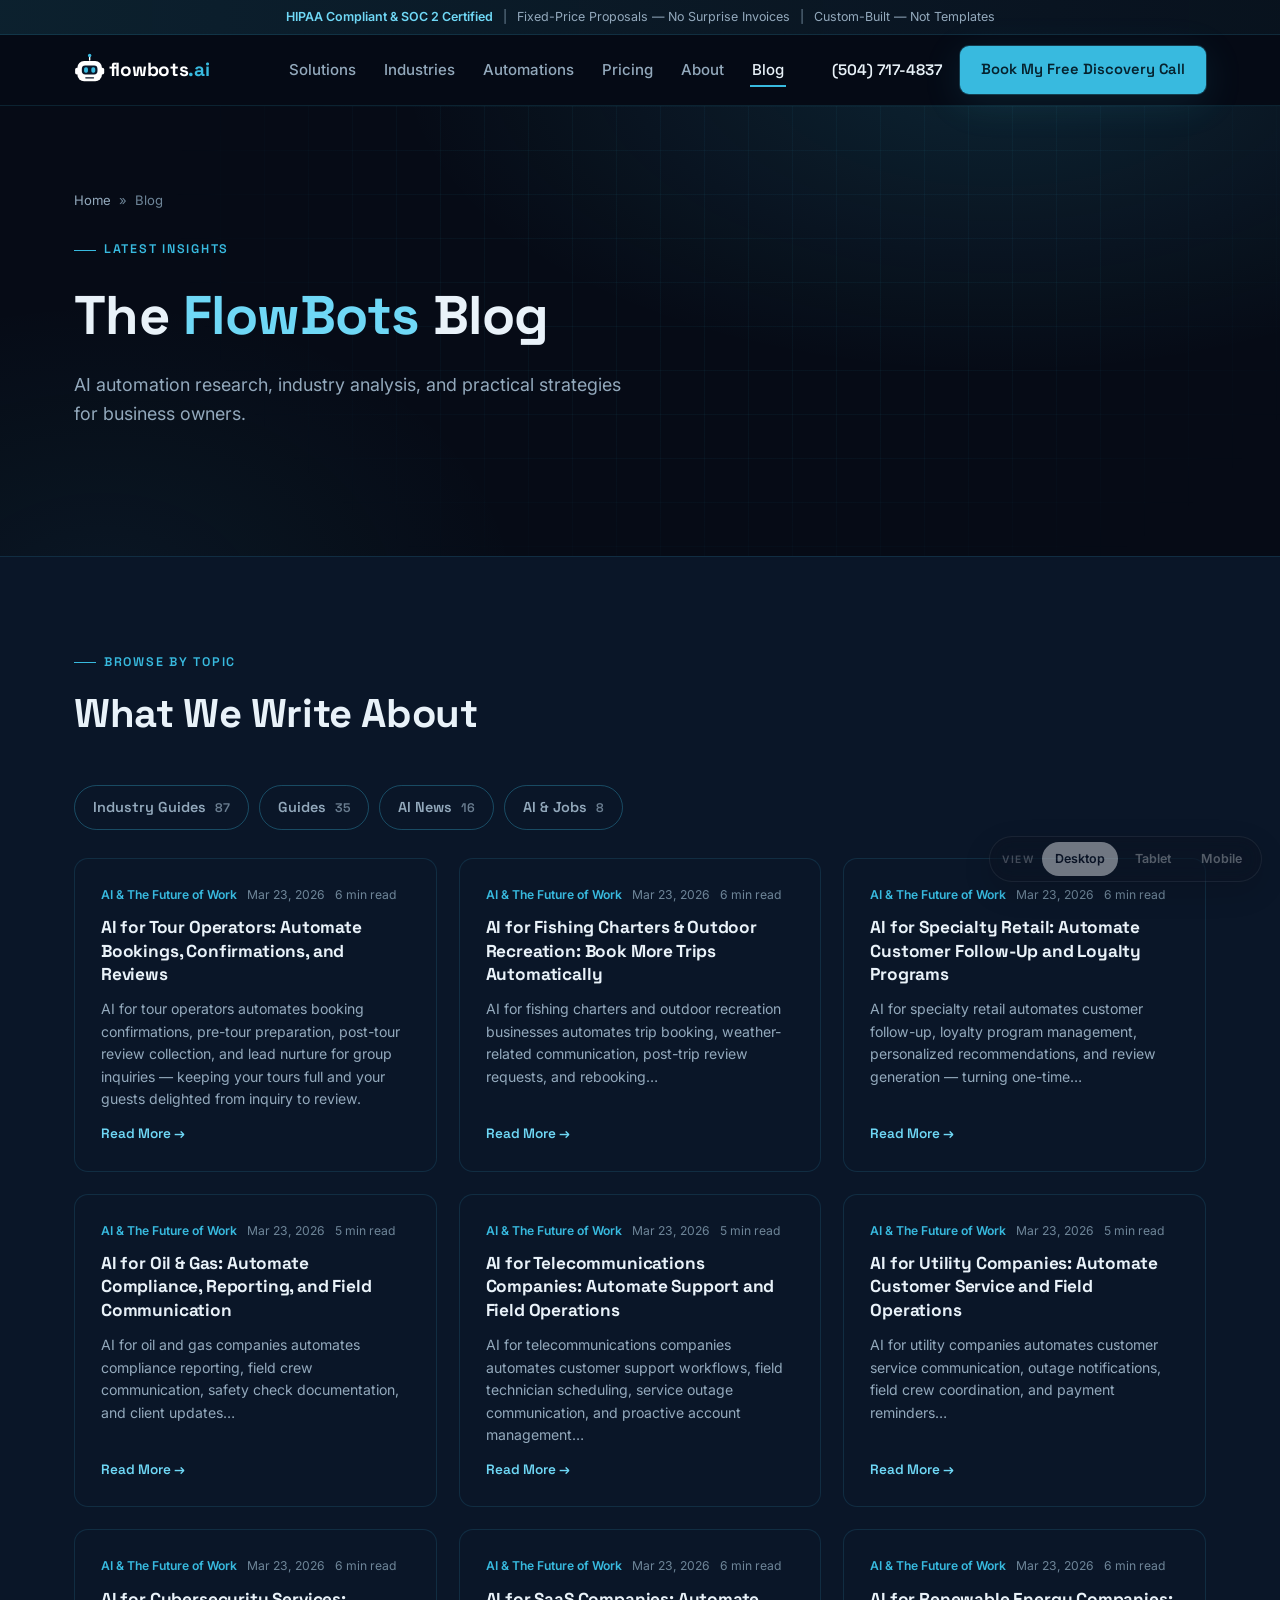
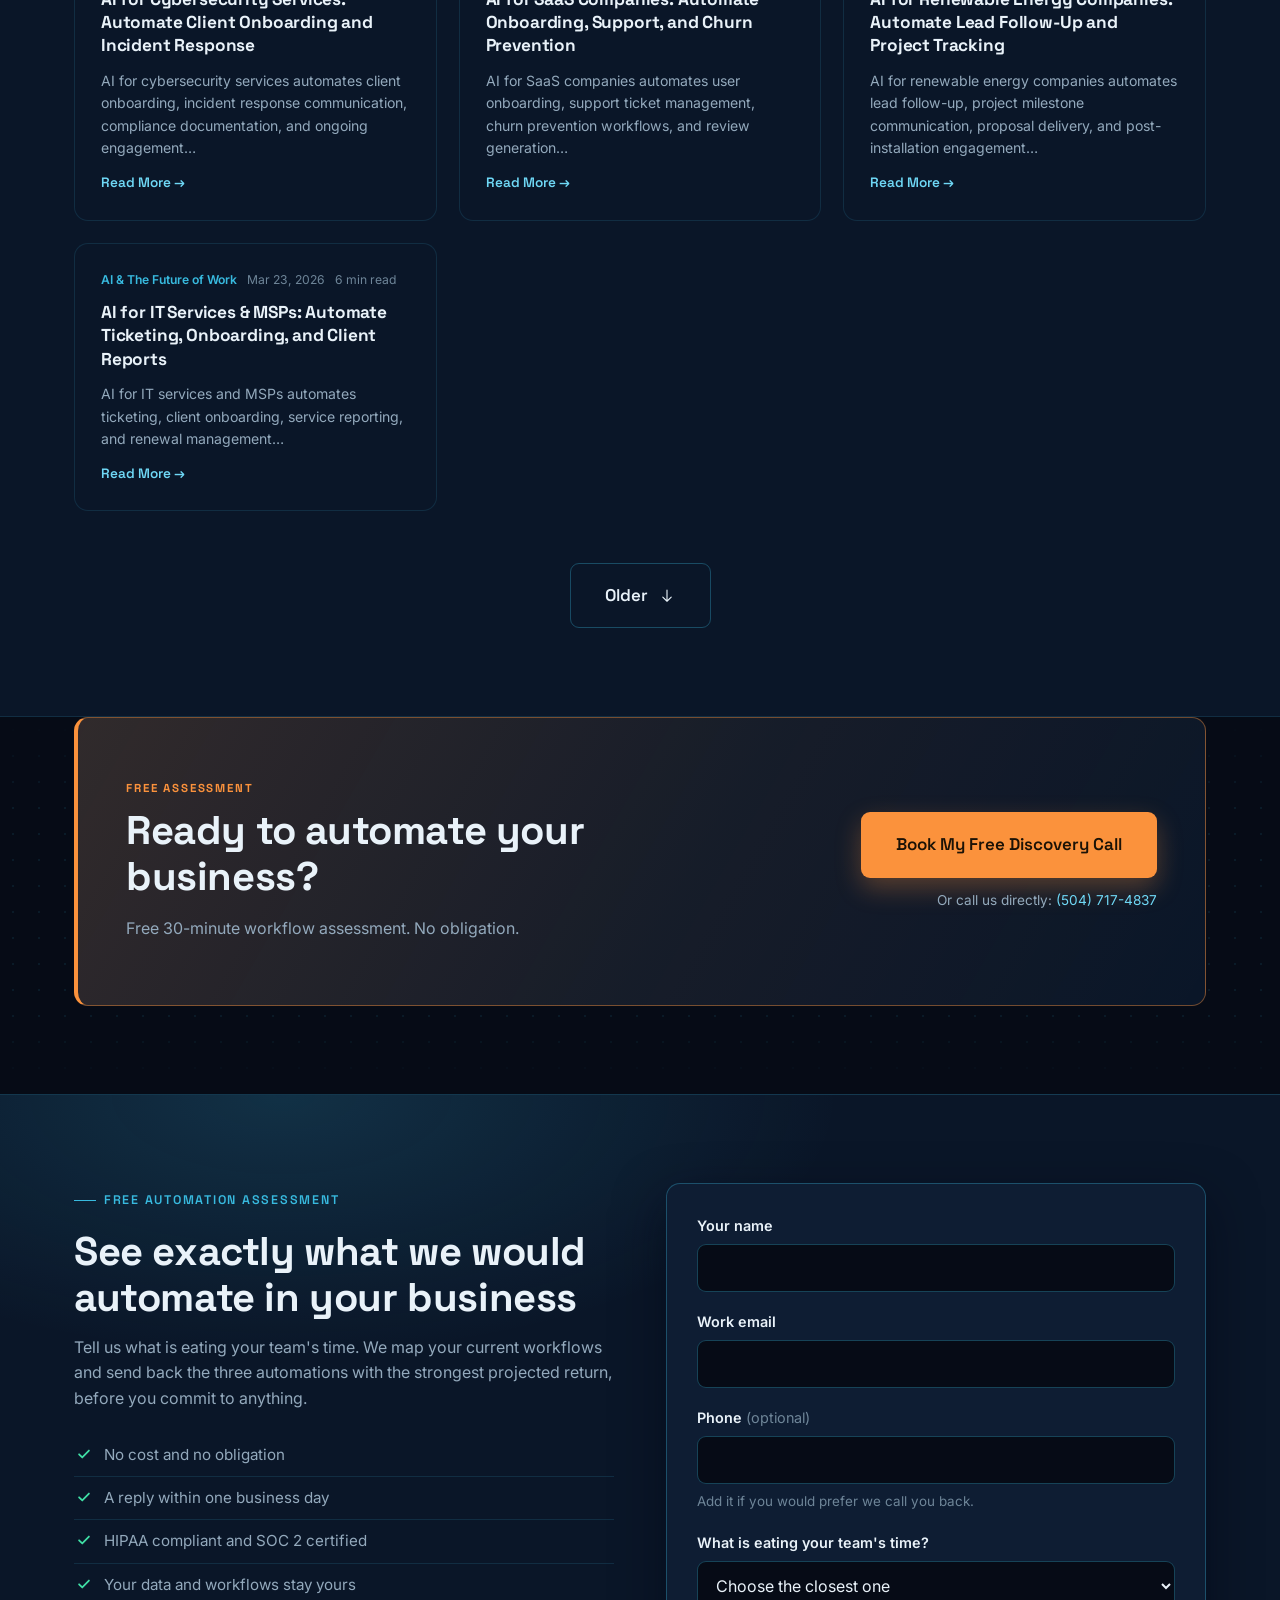
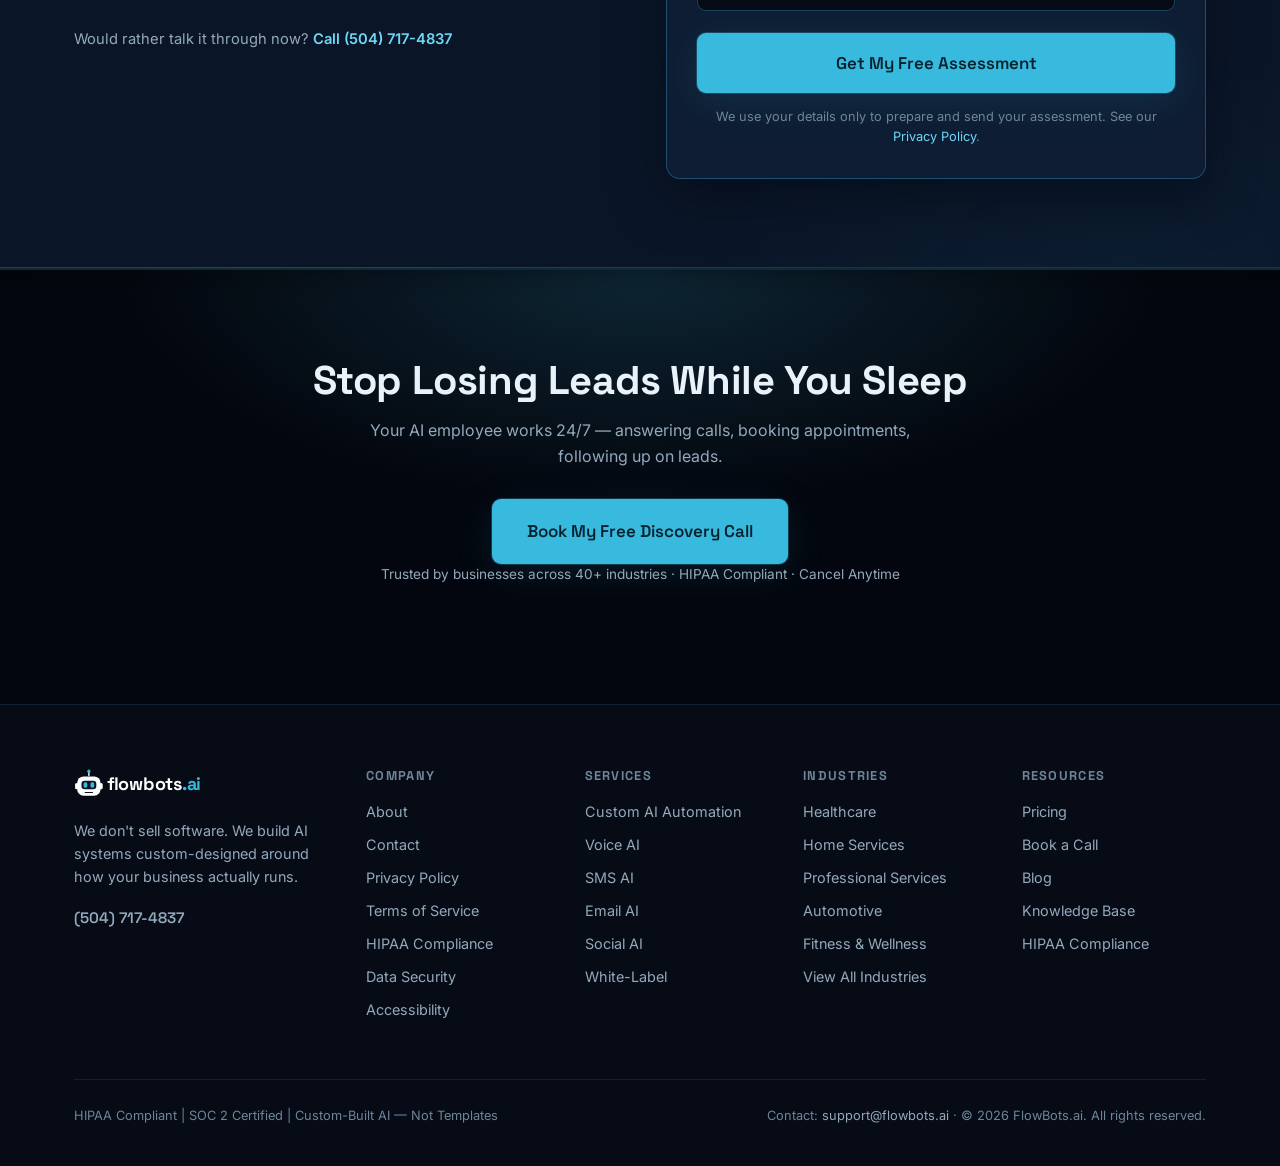
<file: blog.html>
<!DOCTYPE html>
<html lang="en">
<head>
<meta charset="UTF-8">
<meta name="viewport" content="width=device-width, initial-scale=1.0">
<title>The FlowBots Blog — AI Automation Research, Guides &amp; Industry Analysis</title>
<meta name="description" content="AI automation research, industry analysis, and practical strategies for business owners. Guides on voice AI, SMS follow-up, and workflow automation from the FlowBots team.">
<link rel="preconnect" href="https://fonts.googleapis.com">
<link rel="preconnect" href="https://fonts.gstatic.com" crossorigin>
<link href="https://fonts.googleapis.com/css2?family=Space+Grotesk:wght@500;600;700&family=Inter:wght@400;500;600&display=swap" rel="stylesheet">
<link rel="stylesheet" href="style.css?v=28">
<script>/* These are the animated designs: motion is on unless a URL explicitly
   asks for ?motion=off. A production build should restore respect for
   prefers-reduced-motion; this is a review prototype. */
try{if(!/[?&]motion=off/.test(location.search))document.documentElement.classList.add('motion-on');}catch(e){}</script>
</head>
<body>
<svg class="icon-sprite" aria-hidden="true" focusable="false" style="position:absolute;width:0;height:0;overflow:hidden"><defs><symbol id="i-phone" viewBox="0 0 24 24"><path d="M6.2 3.5h3.1l1.5 3.9-2 1.4a12.4 12.4 0 0 0 6.4 6.4l1.4-2 3.9 1.5v3.1a2 2 0 0 1-2.2 2A16.6 16.6 0 0 1 4.2 5.7a2 2 0 0 1 2-2.2Z"/></symbol><symbol id="i-message" viewBox="0 0 24 24"><path d="M4 5.5h16v10.2H9.2L4 20V5.5Z"/><path d="M8.2 9.4h7.6M8.2 12.4h5"/></symbol><symbol id="i-shield" viewBox="0 0 24 24"><path d="M12 3.2 19 6v5.1c0 4.5-2.9 8-7 9.7-4.1-1.7-7-5.2-7-9.7V6l7-2.8Z"/><path d="M9.2 11.8 11.3 14l3.5-3.7"/></symbol><symbol id="i-plug" viewBox="0 0 24 24"><path d="M9 3.2v4.4M15 3.2v4.4M6.2 7.6h11.6v3.1a5.8 5.8 0 0 1-11.6 0V7.6ZM12 16.5v4.3"/></symbol><symbol id="i-gear" viewBox="0 0 24 24"><circle cx="12" cy="12" r="3.1"/><path d="M12 3.2v2.4M12 18.4v2.4M5.8 5.8l1.7 1.7M16.5 16.5l1.7 1.7M3.2 12h2.4M18.4 12h2.4M5.8 18.2l1.7-1.7M16.5 7.5l1.7-1.7"/></symbol><symbol id="i-chart" viewBox="0 0 24 24"><path d="M3.5 20.4h17"/><path d="M6.8 20.4v-6.2M11.4 20.4V7.6M16 20.4v-9.2"/></symbol><symbol id="i-sync" viewBox="0 0 24 24"><path d="M20.2 12a8.2 8.2 0 0 1-13.9 5.9M3.8 12A8.2 8.2 0 0 1 17.7 6.1"/><path d="M3.8 7.2V12h4.8M20.2 16.8V12h-4.8"/></symbol><symbol id="i-folder" viewBox="0 0 24 24"><path d="M3.6 6.4h5.6l2 2.4h9.2v10.8H3.6V6.4Z"/><path d="M3.6 11.6h16.8"/></symbol><symbol id="i-puzzle" viewBox="0 0 24 24"><path d="M9.4 4.2h5.2v2.3a1.7 1.7 0 1 0 3.4 0V4.2h1.8v5.2h-2.3a1.7 1.7 0 1 0 0 3.4h2.3v6.9H4.2v-6.9h2.3a1.7 1.7 0 1 0 0-3.4H4.2V4.2h5.2Z"/></symbol><symbol id="i-bolt" viewBox="0 0 24 24"><path d="M13.4 2.6 4.8 13.5h5.9l-1.1 7.9 8.6-10.9h-5.9l1.1-7.9Z"/></symbol><symbol id="i-lock" viewBox="0 0 24 24"><rect x="4.8" y="10.6" width="14.4" height="9.6" rx="2"/><path d="M8.2 10.6V7.9a3.8 3.8 0 0 1 7.6 0v2.7"/></symbol><symbol id="i-unlock" viewBox="0 0 24 24"><rect x="4.8" y="10.6" width="14.4" height="9.6" rx="2"/><path d="M8.2 10.6V7.9a3.8 3.8 0 0 1 7.1-1.9"/></symbol><symbol id="i-document" viewBox="0 0 24 24"><path d="M6.2 3.4h7.4l4.2 4.2v13H6.2V3.4Z"/><path d="M13.6 3.4v4.2h4.2M9.2 12.4h5.6M9.2 15.8h5.6"/></symbol><symbol id="i-flask" viewBox="0 0 24 24"><path d="M9.4 3.4v6.1L4.6 18a2 2 0 0 0 1.7 3h11.4a2 2 0 0 0 1.7-3l-4.8-8.5V3.4"/><path d="M8.2 3.4h7.6M7.4 14.2h9.2"/></symbol><symbol id="i-trending" viewBox="0 0 24 24"><path d="M3.4 16.8 9.2 11l3.7 3.7 7.7-7.7"/><path d="M15.4 7h5.2v5.2"/></symbol><symbol id="i-users" viewBox="0 0 24 24"><circle cx="9.2" cy="8.4" r="3.2"/><path d="M3.6 19.6a5.6 5.6 0 0 1 11.2 0"/><path d="M16.2 6.2a3 3 0 0 1 0 5.9M17.4 14.6a5 5 0 0 1 3.2 4.6"/></symbol><symbol id="i-bot" viewBox="0 0 24 24"><rect x="4.4" y="8.2" width="15.2" height="10.6" rx="3"/><path d="M12 4.2v4M9.4 12.6v1.8M14.6 12.6v1.8M2.6 12.4v3M21.4 12.4v3"/><circle cx="12" cy="3.2" r="1.2"/></symbol><symbol id="i-tools" viewBox="0 0 24 24"><path d="M14.8 6.4a3.8 3.8 0 0 0 5 5l-9.6 9.6a2.2 2.2 0 0 1-3.1-3.1l9.6-9.6a3.8 3.8 0 0 0-5-5"/></symbol><symbol id="i-receipt" viewBox="0 0 24 24"><path d="M6 3.4h12v17.2l-3-1.9-3 1.9-3-1.9-3 1.9V3.4Z"/><path d="M9 8.4h6M9 12.2h6"/></symbol><symbol id="i-star" viewBox="0 0 24 24"><path d="m12 3.4 2.7 5.5 6 .9-4.3 4.2 1 6-5.4-2.8-5.4 2.8 1-6L3.3 9.8l6-.9L12 3.4Z"/></symbol><symbol id="i-mic" viewBox="0 0 24 24"><rect x="9.2" y="2.6" width="5.6" height="10.8" rx="2.8"/><path d="M5.4 11.6a6.6 6.6 0 0 0 13.2 0M12 18.2v3.2"/></symbol><symbol id="i-repeat" viewBox="0 0 24 24"><path d="M4.2 9.4a4 4 0 0 1 4-4h11.6M19.8 14.6a4 4 0 0 1-4 4H4.2"/><path d="M16.6 2.4 19.8 5.4l-3.2 3M7.4 15.6 4.2 18.6l3.2 3"/></symbol><symbol id="i-cpu" viewBox="0 0 24 24"><rect x="7.6" y="7.6" width="8.8" height="8.8" rx="1.6"/><path d="M10.6 2.8v4.8M13.4 2.8v4.8M10.6 16.4v4.8M13.4 16.4v4.8M2.8 10.6h4.8M2.8 13.4h4.8M16.4 10.6h4.8M16.4 13.4h4.8"/></symbol><symbol id="i-calendar" viewBox="0 0 24 24"><rect x="3.8" y="5.4" width="16.4" height="15" rx="2"/><path d="M8.2 2.8v4.4M15.8 2.8v4.4M3.8 10.4h16.4"/></symbol><symbol id="i-card" viewBox="0 0 24 24"><rect x="2.8" y="5.2" width="18.4" height="13.6" rx="2.2"/><path d="M2.8 10h18.4M6.4 14.6h3.4"/></symbol><symbol id="i-ruler" viewBox="0 0 24 24"><path d="m3.4 15.4 12-12 5.2 5.2-12 12-5.2-5.2Z"/><path d="m7.4 11.4 2 2M10.6 8.2l2 2M13.8 5 15.8 7"/></symbol><symbol id="i-clock" viewBox="0 0 24 24"><circle cx="12" cy="12" r="8.6"/><path d="M12 6.8V12l3.4 2.2"/></symbol><symbol id="i-search" viewBox="0 0 24 24"><circle cx="10.8" cy="10.8" r="6.8"/><path d="m16 16 4.6 4.6"/></symbol><symbol id="i-graduation" viewBox="0 0 24 24"><path d="M2.8 8.6 12 4.2l9.2 4.4-9.2 4.4L2.8 8.6Z"/><path d="M6.6 10.6v5.2c0 1.6 2.4 2.9 5.4 2.9s5.4-1.3 5.4-2.9v-5.2M20.4 9v5.4"/></symbol><symbol id="i-target" viewBox="0 0 24 24"><circle cx="12" cy="12" r="8.4"/><circle cx="12" cy="12" r="4.6"/><circle cx="12" cy="12" r="1"/></symbol><symbol id="i-home" viewBox="0 0 24 24"><path d="M3.8 10.8 12 3.8l8.2 7v9.4H3.8v-9.4Z"/><path d="M9.4 20.2v-5.6h5.2v5.6"/></symbol><symbol id="i-health" viewBox="0 0 24 24"><path d="M6.2 3.2v5.4a4.6 4.6 0 0 0 9.2 0V3.2"/><path d="M4.4 3.2h3.6M13.6 3.2h3.6M10.8 13a5.4 5.4 0 0 0 5.4 5.2 3.6 3.6 0 0 0 3.6-3.6v-1.2"/><circle cx="19.8" cy="11.4" r="2"/></symbol><symbol id="i-building" viewBox="0 0 24 24"><path d="M4.2 20.6V8.2L12 3.4l7.8 4.8v12.4"/><path d="M3 20.6h18M8 11.4h2.4M13.6 11.4H16M8 15.4h2.4M13.6 15.4H16"/></symbol><symbol id="i-check" viewBox="0 0 24 24"><path d="m4.6 12.4 4.8 4.8 10-10.4"/></symbol><symbol id="i-x" viewBox="0 0 24 24"><path d="M6.2 6.2l11.6 11.6M17.8 6.2 6.2 17.8"/></symbol><symbol id="i-menu" viewBox="0 0 24 24"><path d="M3.8 7h16.4M3.8 12h16.4M3.8 17h16.4"/></symbol><symbol id="i-arrow-down" viewBox="0 0 24 24"><path d="M12 4.2v14.6M6.4 13.4 12 19l5.6-5.6"/></symbol><symbol id="i-mail" viewBox="0 0 24 24"><rect x="3.2" y="5.2" width="17.6" height="13.6" rx="2"/><path d="m3.8 6.6 8.2 6 8.2-6"/></symbol><symbol id="i-route" viewBox="0 0 24 24"><circle cx="6" cy="6" r="2.6"/><circle cx="18" cy="18" r="2.6"/><path d="M8.6 6h5.8a3.6 3.6 0 0 1 0 7.2H9.6a3.6 3.6 0 0 0 0 7.2h.4"/></symbol></defs></svg>

<div class="topbar">
  <b>HIPAA Compliant &amp; SOC 2 Certified</b><span class="sep">|</span><span class="hide-m">Fixed-Price Proposals — No Surprise Invoices</span><span class="sep hide-m">|</span><span class="hide-m">Custom-Built — Not Templates</span>
</div>

<header class="site-header">
  <div class="wrap nav">
    <a class="brand" href="index.html" aria-label="FlowBots.ai home">
      <svg xmlns="http://www.w3.org/2000/svg" width="200" height="38" viewBox="0 0 320 60" role="img" aria-label="flowbots.ai"><g transform="translate(2 4)"><path stroke="#fff" stroke-linecap="round" stroke-width="2.5" d="M26 0v8"/><circle cx="26" r="3" fill="#38badf"/><rect width="44" height="36" x="4" y="10" fill="#fff" rx="12" ry="12"/><rect width="6" height="12" y="22" fill="#fff" rx="3" ry="3"/><rect width="6" height="12" x="46" y="22" fill="#fff" rx="3" ry="3"/><rect width="28" height="16" x="12" y="18" fill="#0a1628" rx="6" ry="6"/><rect width="7" height="10" x="16" y="21" fill="#38badf" rx="3" ry="3"/><rect width="7" height="10" x="29" y="21" fill="#38badf" rx="3" ry="3"/><path stroke="#0a1628" stroke-linecap="round" stroke-width="2" d="M19 40h14"/></g><text x="62" y="40" fill="#fff" font-family="'Space Grotesk','DM Sans',Arial,sans-serif" font-size="34" font-weight="700" letter-spacing="-.5">flowbots<tspan fill="#38badf">.ai</tspan></text></svg>
    </a>
    <ul class="nav-links">
      <li><a href="solutions.html">Solutions</a></li>
      <li><a href="industries.html">Industries</a></li>
      <li><a href="automations.html">Automations</a></li>
      <li><a href="pricing.html">Pricing</a></li>
      <li><a href="about.html">About</a></li>
      <li><a href="blog.html" aria-current="page">Blog</a></li>
    </ul>
    <div class="nav-cta">
      <a class="nav-phone" href="tel:+15047174837" data-track="tel-click">(504) 717-4837</a>
      <a class="btn btn-primary" href="https://www.flowbots.ai/book-call/" data-track="cta-book">Book My Free Discovery Call</a>
      <button class="nav-toggle" aria-expanded="false" aria-label="Open menu"><svg class="ico" aria-hidden="true"><use href="#i-menu"></use></svg></button>
    </div>
  </div>
  <nav class="mobile-menu" aria-label="Mobile">
    <a href="solutions.html">Solutions</a>
    <a href="industries.html">Industries</a>
    <a href="automations.html">Automations</a>
    <a href="pricing.html">Pricing</a>
    <a href="about.html">About</a>
    <a href="blog.html">Blog</a>
    <a href="tel:+15047174837" data-track="tel-click">(504) 717-4837</a>
  </nav>
</header>

<main>

<!-- ============ HERO ============ -->
<section class="hero">
  <div class="wrap">
    <p class="crumbs"><a href="index.html">Home</a><span class="sep">»</span>Blog</p>
    <span class="eyebrow">Latest Insights</span>
    <h1>The <span class="accent">FlowBots</span> Blog</h1>
    <p class="lede">AI automation research, industry analysis, and practical strategies for business owners.</p>
  </div>
</section>

<!-- ============ TOPIC FILTERS + POSTS ============ -->
<section class="sec-panel">
  <div class="wrap">
    <div class="section-head reveal">
      <span class="eyebrow">Browse by Topic</span>
      <h2>What We Write About</h2>
    </div>

    <div class="tabs reveal">
      <span class="tab">Industry Guides <span class="cnt">87</span></span>
      <span class="tab">Guides <span class="cnt">35</span></span>
      <span class="tab">AI News <span class="cnt">16</span></span>
      <span class="tab">AI &amp; Jobs <span class="cnt">8</span></span>
    </div>

    <div class="post-grid">
      <a class="post-card reveal" href="blog-post.html">
        <span class="meta"><span class="cat">AI &amp; The Future of Work</span><span>Mar 23, 2026</span><span>6 min read</span></span>
        <h3>AI for Tour Operators: Automate Bookings, Confirmations, and Reviews</h3>
        <p>AI for tour operators automates booking confirmations, pre-tour preparation, post-tour review collection, and lead nurture for group inquiries — keeping your tours full and your guests delighted from inquiry to review.</p>
        <span class="read">Read More →</span>
      </a>

      <a class="post-card reveal" href="#">
        <span class="meta"><span class="cat">AI &amp; The Future of Work</span><span>Mar 23, 2026</span><span>6 min read</span></span>
        <h3>AI for Fishing Charters &amp; Outdoor Recreation: Book More Trips Automatically</h3>
        <p>AI for fishing charters and outdoor recreation businesses automates trip booking, weather-related communication, post-trip review requests, and rebooking…</p>
        <span class="read">Read More →</span>
      </a>

      <a class="post-card reveal" href="#">
        <span class="meta"><span class="cat">AI &amp; The Future of Work</span><span>Mar 23, 2026</span><span>6 min read</span></span>
        <h3>AI for Specialty Retail: Automate Customer Follow-Up and Loyalty Programs</h3>
        <p>AI for specialty retail automates customer follow-up, loyalty program management, personalized recommendations, and review generation — turning one-time…</p>
        <span class="read">Read More →</span>
      </a>

      <a class="post-card reveal" href="#">
        <span class="meta"><span class="cat">AI &amp; The Future of Work</span><span>Mar 23, 2026</span><span>5 min read</span></span>
        <h3>AI for Oil &amp; Gas: Automate Compliance, Reporting, and Field Communication</h3>
        <p>AI for oil and gas companies automates compliance reporting, field crew communication, safety check documentation, and client updates…</p>
        <span class="read">Read More →</span>
      </a>

      <a class="post-card reveal" href="#">
        <span class="meta"><span class="cat">AI &amp; The Future of Work</span><span>Mar 23, 2026</span><span>5 min read</span></span>
        <h3>AI for Telecommunications Companies: Automate Support and Field Operations</h3>
        <p>AI for telecommunications companies automates customer support workflows, field technician scheduling, service outage communication, and proactive account management…</p>
        <span class="read">Read More →</span>
      </a>

      <a class="post-card reveal" href="#">
        <span class="meta"><span class="cat">AI &amp; The Future of Work</span><span>Mar 23, 2026</span><span>5 min read</span></span>
        <h3>AI for Utility Companies: Automate Customer Service and Field Operations</h3>
        <p>AI for utility companies automates customer service communication, outage notifications, field crew coordination, and payment reminders…</p>
        <span class="read">Read More →</span>
      </a>

      <a class="post-card reveal" href="#">
        <span class="meta"><span class="cat">AI &amp; The Future of Work</span><span>Mar 23, 2026</span><span>6 min read</span></span>
        <h3>AI for Cybersecurity Services: Automate Client Onboarding and Incident Response</h3>
        <p>AI for cybersecurity services automates client onboarding, incident response communication, compliance documentation, and ongoing engagement…</p>
        <span class="read">Read More →</span>
      </a>

      <a class="post-card reveal" href="#">
        <span class="meta"><span class="cat">AI &amp; The Future of Work</span><span>Mar 23, 2026</span><span>6 min read</span></span>
        <h3>AI for SaaS Companies: Automate Onboarding, Support, and Churn Prevention</h3>
        <p>AI for SaaS companies automates user onboarding, support ticket management, churn prevention workflows, and review generation…</p>
        <span class="read">Read More →</span>
      </a>

      <a class="post-card reveal" href="#">
        <span class="meta"><span class="cat">AI &amp; The Future of Work</span><span>Mar 23, 2026</span><span>6 min read</span></span>
        <h3>AI for Renewable Energy Companies: Automate Lead Follow-Up and Project Tracking</h3>
        <p>AI for renewable energy companies automates lead follow-up, project milestone communication, proposal delivery, and post-installation engagement…</p>
        <span class="read">Read More →</span>
      </a>

      <a class="post-card reveal" href="#">
        <span class="meta"><span class="cat">AI &amp; The Future of Work</span><span>Mar 23, 2026</span><span>6 min read</span></span>
        <h3>AI for IT Services &amp; MSPs: Automate Ticketing, Onboarding, and Client Reports</h3>
        <p>AI for IT services and MSPs automates ticketing, client onboarding, service reporting, and renewal management…</p>
        <span class="read">Read More →</span>
      </a>
    </div>

    <p class="center mt-4 reveal"><a class="btn btn-ghost btn-lg" href="#" aria-label="Load older articles">Older <svg class="ico" aria-hidden="true"><use href="#i-arrow-down"></use></svg></a></p>
  </div>
</section>

<!-- ============ CTA BAND ============ -->
<section class="sec-grid" style="padding-top:0">
  <div class="wrap">
    <div class="band reveal">
      <div>
        <h2>Ready to automate your business?</h2>
        <p>Free 30-minute workflow assessment. No obligation.</p>
      </div>
      <div class="cta-col">
        <a class="btn btn-primary btn-lg" href="https://www.flowbots.ai/book-call/" data-track="cta-book">Book My Free Discovery Call</a>
        <p class="micro">Or call us directly: <a href="tel:+15047174837" data-track="tel-click">(504) 717-4837</a></p>
      </div>
    </div>
  </div>
</section>


<section class="lead-section sec-feature" id="assessment">
  <div class="wrap lead-grid">
    <div class="lead-copy">
      <span class="eyebrow">Free Automation Assessment</span>
      <h2>See exactly what we would automate in your business</h2>
      <p>Tell us what is eating your team's time. We map your current workflows and send back the three automations with the strongest projected return, before you commit to anything.</p>
      <ul class="lead-assure">
        <li>No cost and no obligation</li>
        <li>A reply within one business day</li>
        <li>HIPAA compliant and SOC 2 certified</li>
        <li>Your data and workflows stay yours</li>
      </ul>
      <p class="lead-alt">Would rather talk it through now? <a href="tel:+15047174837" data-track="tel-click">Call (504) 717-4837</a></p>
    </div>

    <form class="lead-form" novalidate data-leadform>
      <div class="field">
        <label for="lf-name">Your name</label>
        <input id="lf-name" name="name" type="text" autocomplete="name" required aria-describedby="lf-name-err">
        <span class="field-err" id="lf-name-err" role="alert"></span>
      </div>
      <div class="field">
        <label for="lf-email">Work email</label>
        <input id="lf-email" name="email" type="email" autocomplete="email" inputmode="email" required aria-describedby="lf-email-err">
        <span class="field-err" id="lf-email-err" role="alert"></span>
      </div>
      <div class="field">
        <label for="lf-phone">Phone <span class="opt">(optional)</span></label>
        <input id="lf-phone" name="phone" type="tel" autocomplete="tel" inputmode="tel" aria-describedby="lf-phone-hint">
        <span class="field-hint" id="lf-phone-hint">Add it if you would prefer we call you back.</span>
      </div>
      <div class="field">
        <label for="lf-problem">What is eating your team's time?</label>
        <select id="lf-problem" name="problem" required aria-describedby="lf-problem-err">
          <option value="">Choose the closest one</option>
          <option>We are missing calls after hours</option>
          <option>Leads go cold before we follow up</option>
          <option>My team is buried in repetitive tasks</option>
          <option>We need to scale without hiring</option>
          <option>Something else</option>
        </select>
        <span class="field-err" id="lf-problem-err" role="alert"></span>
      </div>
      <button type="submit" class="btn btn-primary btn-lg lead-submit">Get My Free Assessment</button>
      <p class="lead-privacy">We use your details only to prepare and send your assessment. See our <a href="https://www.flowbots.ai/privacy-policy/">Privacy Policy</a>.</p>
    </form>

    <div class="lead-success" hidden role="status">
      <span class="lead-tick" aria-hidden="true">
        <svg class="ico" aria-hidden="true"><use href="#i-check"></use></svg>
      </span>
      <h3>Your assessment request is in</h3>
      <p>We will map your workflows and reply within one business day with the three automations we would build first, and what each is worth.</p>
      <p class="lead-alt">Need it sooner? <a href="tel:+15047174837" data-track="tel-click">Call (504) 717-4837</a></p>
    </div>
  </div>
</section>

<!-- ============ PRE-FOOTER CTA ============ -->
<section class="prefoot">
  <div class="wrap">
    <h2 class="reveal">Stop Losing Leads While You Sleep</h2>
    <p class="reveal">Your AI employee works 24/7 — answering calls, booking appointments, following up on leads.</p>
    <div class="reveal">
      <a class="btn btn-primary btn-lg" href="https://www.flowbots.ai/book-call/" data-track="cta-book">Book My Free Discovery Call</a>
      <p class="micro">Trusted by businesses across 40+ industries · HIPAA Compliant · Cancel Anytime</p>
    </div>
  </div>
</section>

</main>

<footer class="site-footer">
  <div class="wrap">
    <div class="footer-grid">
      <div>
        <svg xmlns="http://www.w3.org/2000/svg" width="170" height="32" viewBox="0 0 320 60" role="img" aria-label="flowbots.ai"><g transform="translate(2 4)"><path stroke="#fff" stroke-linecap="round" stroke-width="2.5" d="M26 0v8"/><circle cx="26" r="3" fill="#38badf"/><rect width="44" height="36" x="4" y="10" fill="#fff" rx="12" ry="12"/><rect width="6" height="12" y="22" fill="#fff" rx="3" ry="3"/><rect width="6" height="12" x="46" y="22" fill="#fff" rx="3" ry="3"/><rect width="28" height="16" x="12" y="18" fill="#0a1628" rx="6" ry="6"/><rect width="7" height="10" x="16" y="21" fill="#38badf" rx="3" ry="3"/><rect width="7" height="10" x="29" y="21" fill="#38badf" rx="3" ry="3"/><path stroke="#0a1628" stroke-linecap="round" stroke-width="2" d="M19 40h14"/></g><text x="62" y="40" fill="#fff" font-family="'Space Grotesk','DM Sans',Arial,sans-serif" font-size="34" font-weight="700" letter-spacing="-.5">flowbots<tspan fill="#38badf">.ai</tspan></text></svg>
        <p class="footer-tag">We don't sell software. We build AI systems custom-designed around how your business actually runs.</p>
        <p><a href="tel:+15047174837" data-track="tel-click" class="nav-phone">(504) 717-4837</a></p>
      </div>
      <div>
        <h4>Company</h4>
        <ul>
          <li><a href="about.html">About</a></li>
          <li><a href="https://www.flowbots.ai/contact/">Contact</a></li>
          <li><a href="https://www.flowbots.ai/privacy-policy/">Privacy Policy</a></li>
          <li><a href="https://www.flowbots.ai/terms-of-service/">Terms of Service</a></li>
          <li><a href="https://www.flowbots.ai/hipaa-compliance/">HIPAA Compliance</a></li>
          <li><a href="https://www.flowbots.ai/data-security/">Data Security</a></li>
          <li><a href="https://www.flowbots.ai/accessibility/">Accessibility</a></li>
        </ul>
      </div>
      <div>
        <h4>Services</h4>
        <ul>
          <li><a href="automations.html">Custom AI Automation</a></li>
          <li><a href="solutions.html">Voice AI</a></li>
          <li><a href="solutions.html">SMS AI</a></li>
          <li><a href="solutions.html">Email AI</a></li>
          <li><a href="solutions.html">Social AI</a></li>
          <li><a href="solutions.html">White-Label</a></li>
        </ul>
      </div>
      <div>
        <h4>Industries</h4>
        <ul>
          <li><a href="industries.html">Healthcare</a></li>
          <li><a href="industries.html">Home Services</a></li>
          <li><a href="industries.html">Professional Services</a></li>
          <li><a href="industries.html">Automotive</a></li>
          <li><a href="industries.html">Fitness &amp; Wellness</a></li>
          <li><a href="industries.html">View All Industries</a></li>
        </ul>
      </div>
      <div>
        <h4>Resources</h4>
        <ul>
          <li><a href="pricing.html">Pricing</a></li>
          <li><a href="https://www.flowbots.ai/book-call/" data-track="cta-book">Book a Call</a></li>
          <li><a href="blog.html">Blog</a></li>
          <li><a href="https://www.flowbots.ai/ai-automation-knowledge-base/">Knowledge Base</a></li>
          <li><a href="https://www.flowbots.ai/hipaa-compliance/">HIPAA Compliance</a></li>
        </ul>
      </div>
    </div>
    <div class="footer-bottom">
      <span>HIPAA Compliant | SOC 2 Certified | Custom-Built AI — Not Templates</span>
      <span>Contact: <a href="mailto:support@flowbots.ai">support@flowbots.ai</a> · © 2026 FlowBots.ai. All rights reserved.</span>
    </div>
  </div>
</footer>

<div class="sticky-cta">
  <a class="btn btn-ghost" href="tel:+15047174837">Call Us</a>
  <a class="btn btn-primary" href="https://www.flowbots.ai/book-call/" data-track="cta-book">Book Free Call</a>
</div>


<button type="button" class="to-top" aria-label="Back to top" hidden><svg class="ico" aria-hidden="true"><use href="#i-arrow-down"></use></svg></button>
<!-- review control: device preview. Not part of the design. -->
<div class="rv-device" role="group" aria-label="Device preview">
  <span class="rv-label">View</span>
  <button type="button" data-rv="desktop" aria-pressed="true">Desktop</button>
  <button type="button" data-rv="tablet" aria-pressed="false">Tablet</button>
  <button type="button" data-rv="mobile" aria-pressed="false">Mobile</button>
</div>
<script>
(function(){
  /* Device preview needs a real viewport, not a narrowed container: CSS media
     queries answer to the viewport, so shrinking the page would show the
     desktop layout at a small width. Tablet and mobile therefore hand off to
     preview.html, which frames this same page in an iframe. */
  var bar = document.querySelector('.rv-device');
  if (!bar) return;
  var page = location.pathname.split('/').pop() || 'index.html';
  bar.addEventListener('click', function(e){
    var b = e.target.closest('[data-rv]');
    if (!b) return;
    var d = b.getAttribute('data-rv');
    if (d === 'desktop') return;
    location.href = 'preview.html?page=' + encodeURIComponent(page) + '&device=' + d;
  });
})();
</script>

<script src="app.js?v=28"></script>
</body>
</html>
</file>
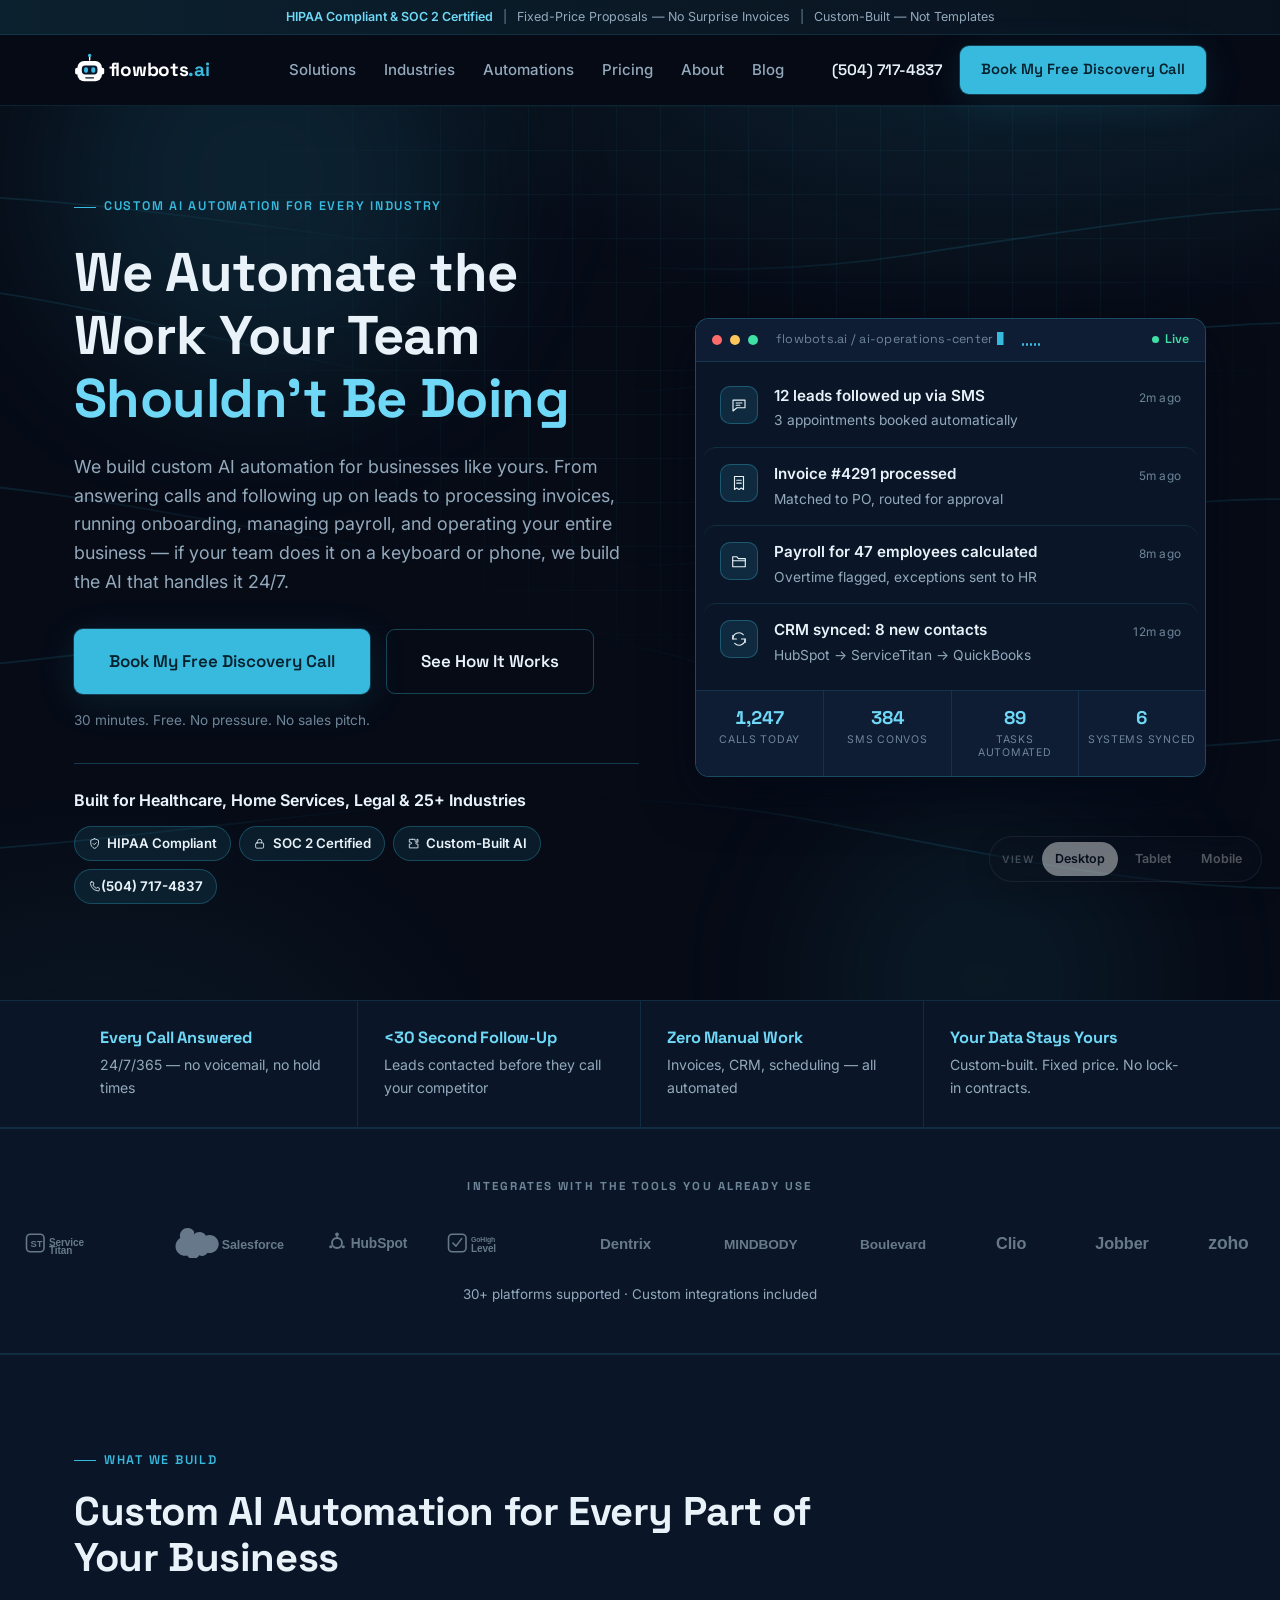
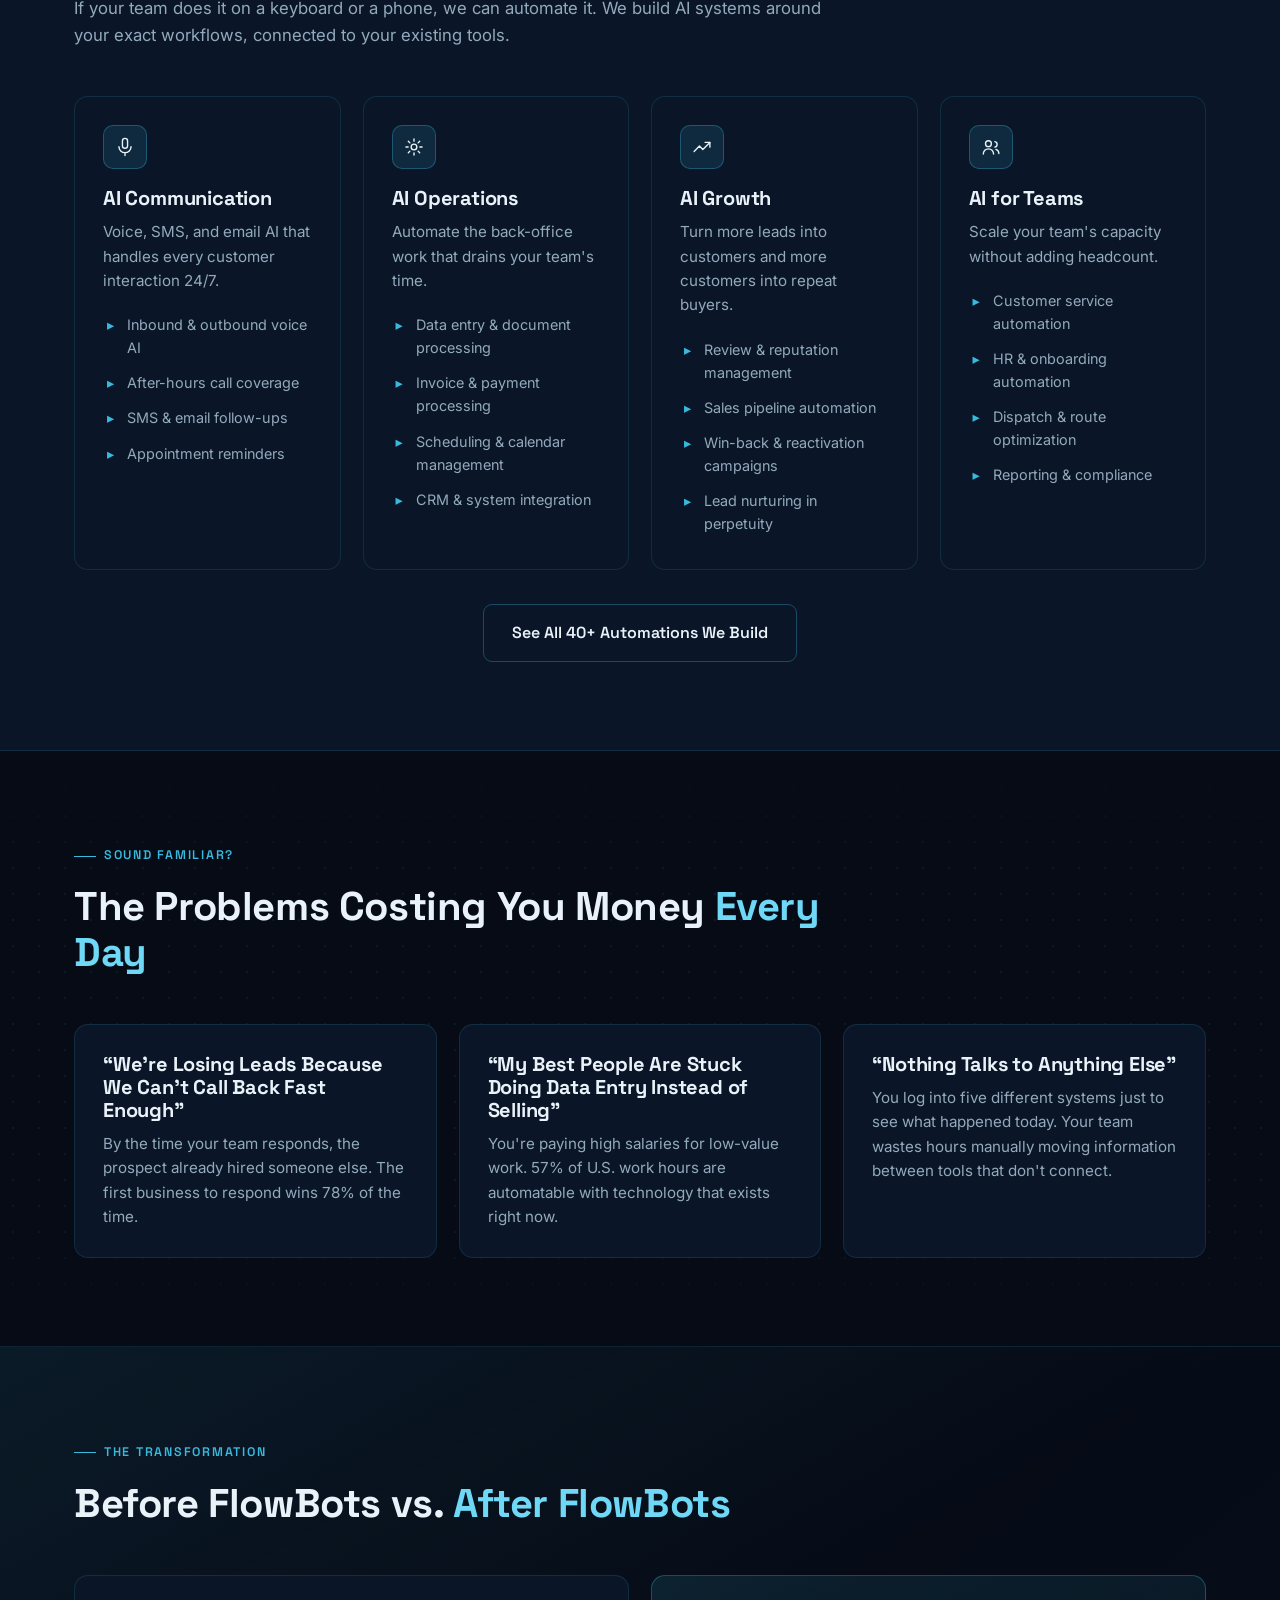
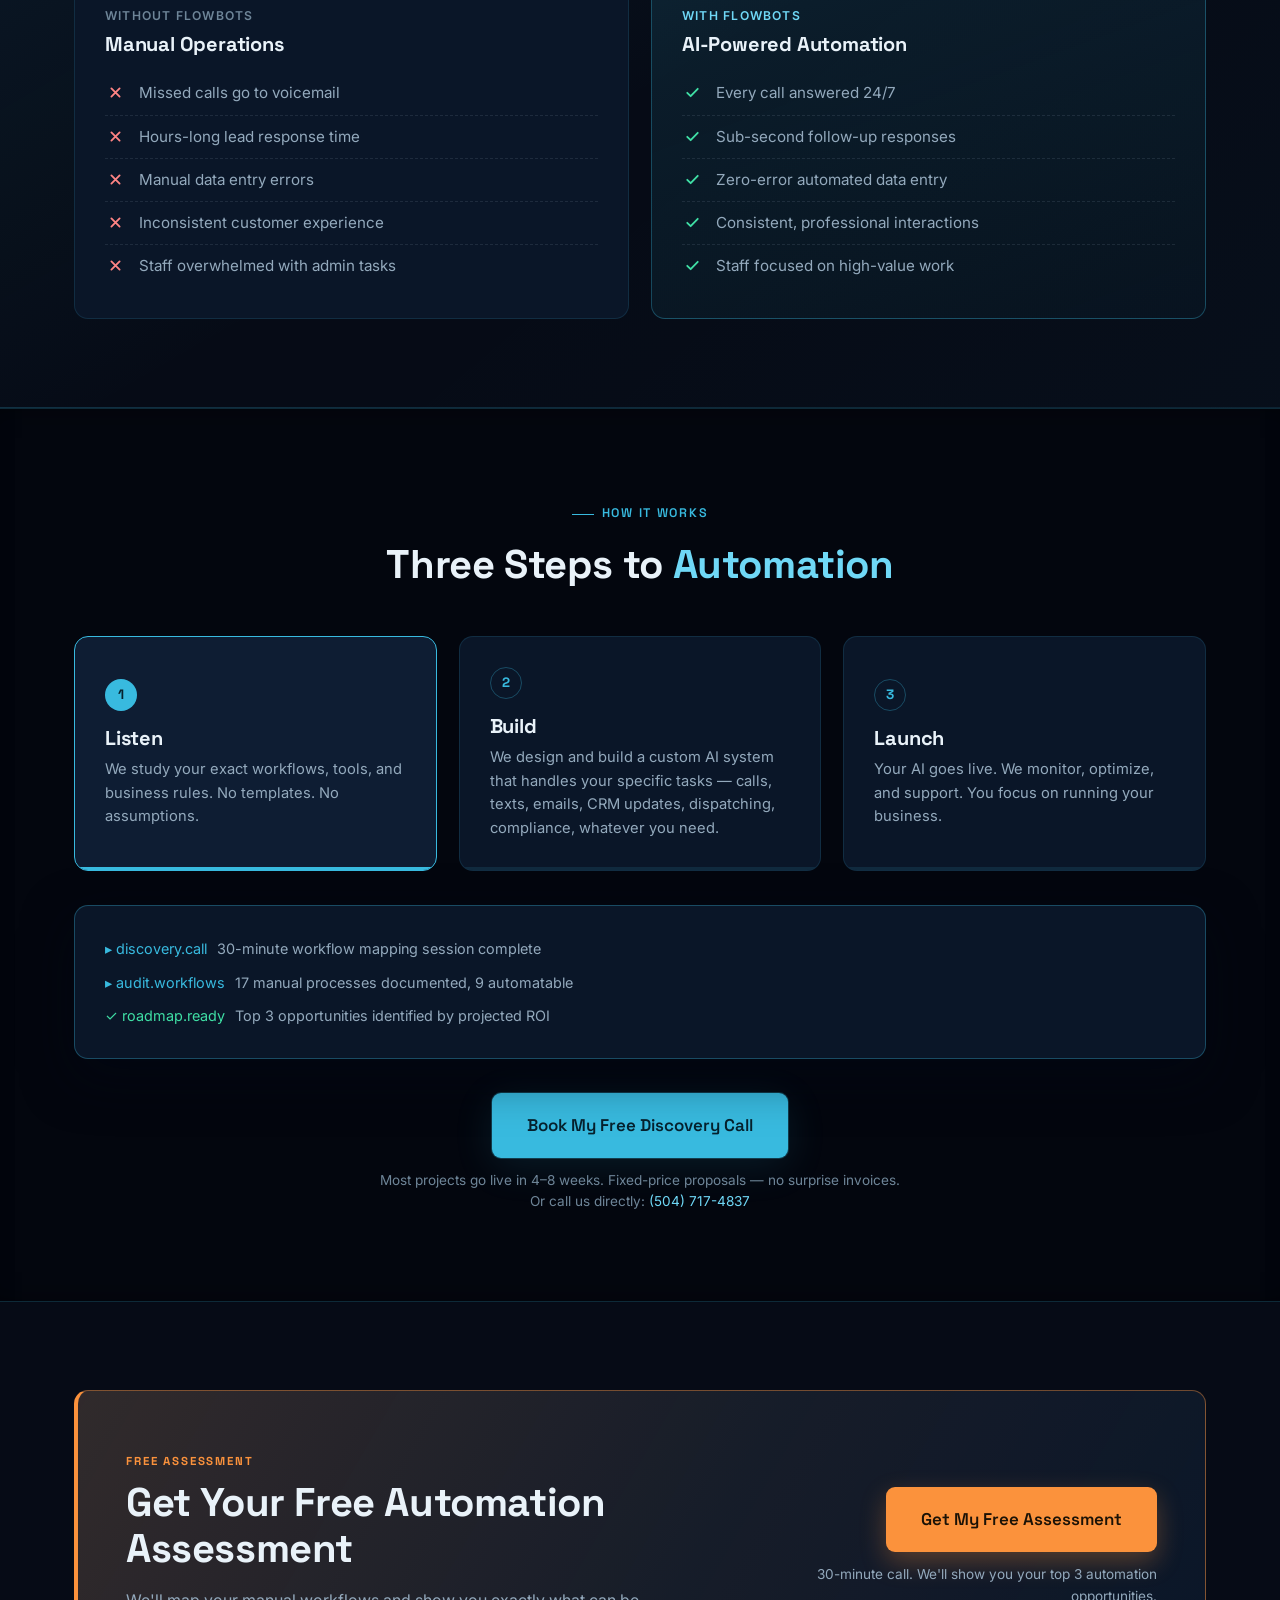
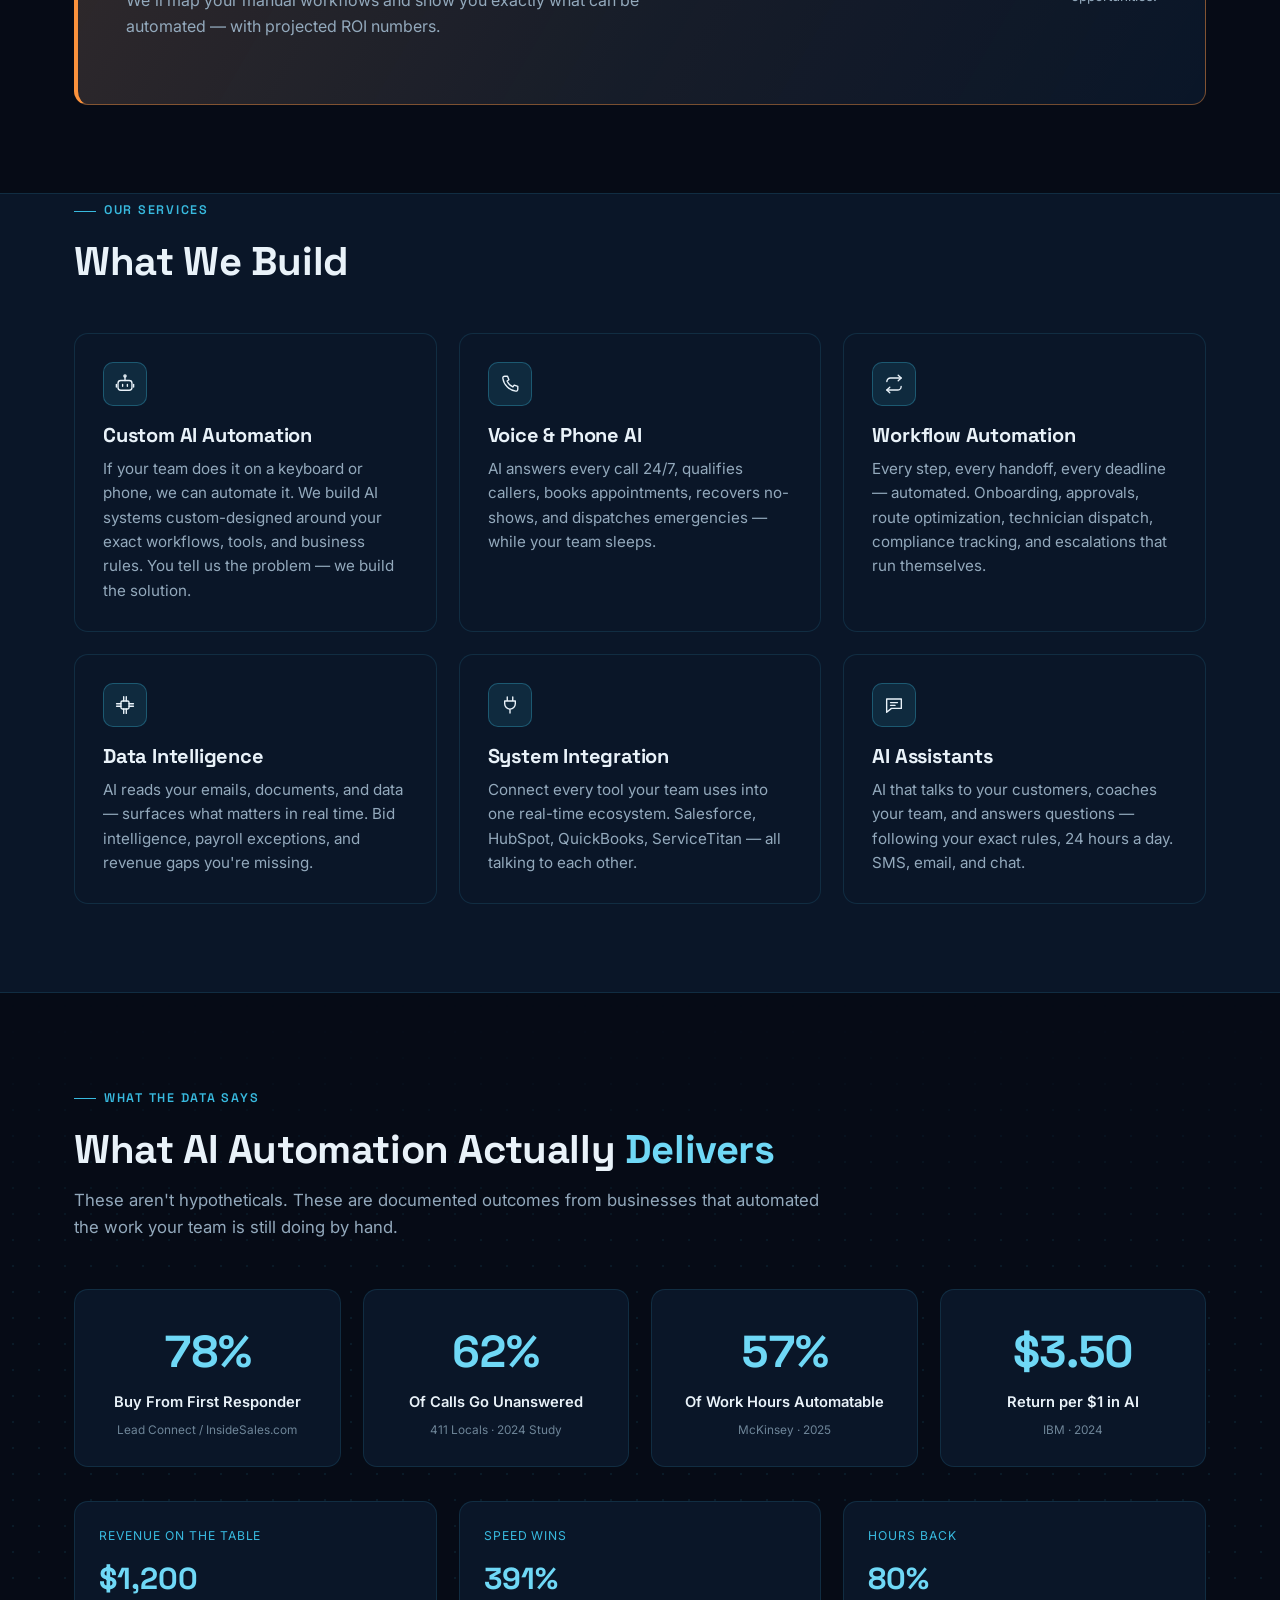
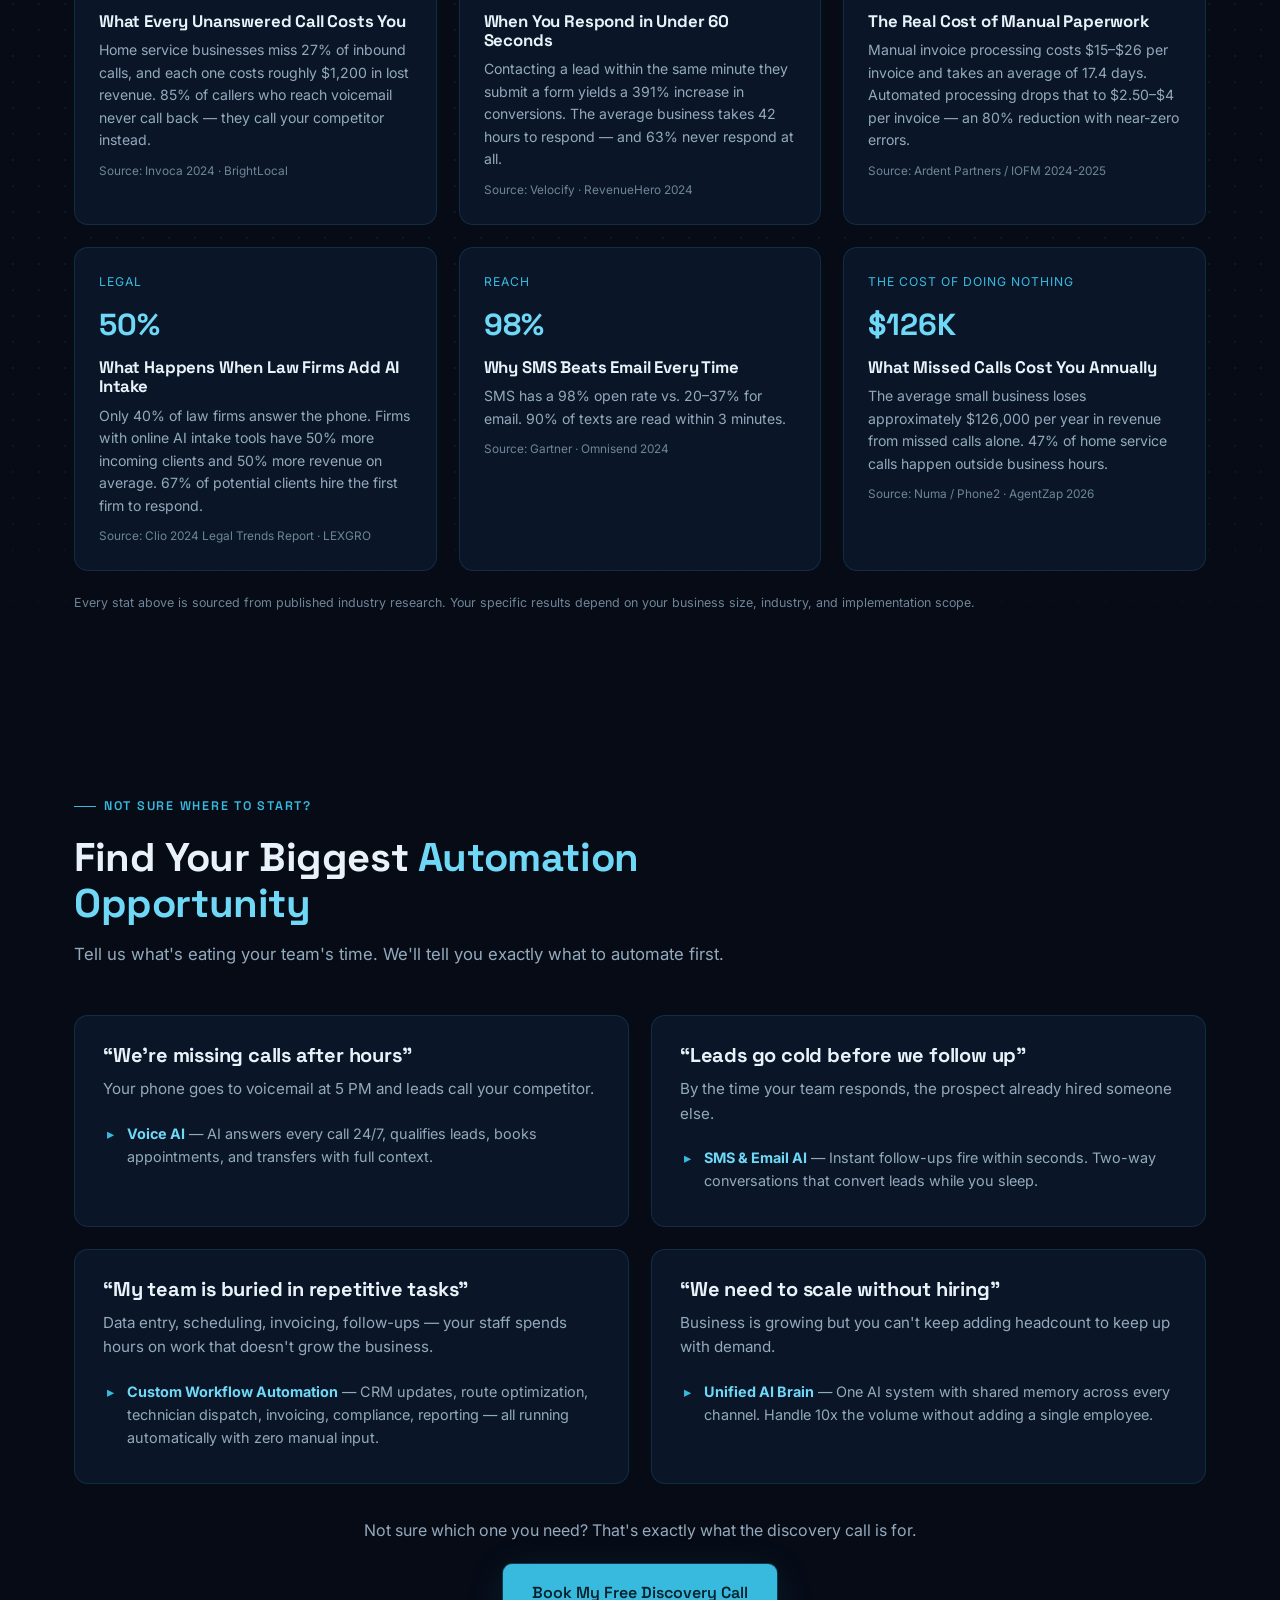
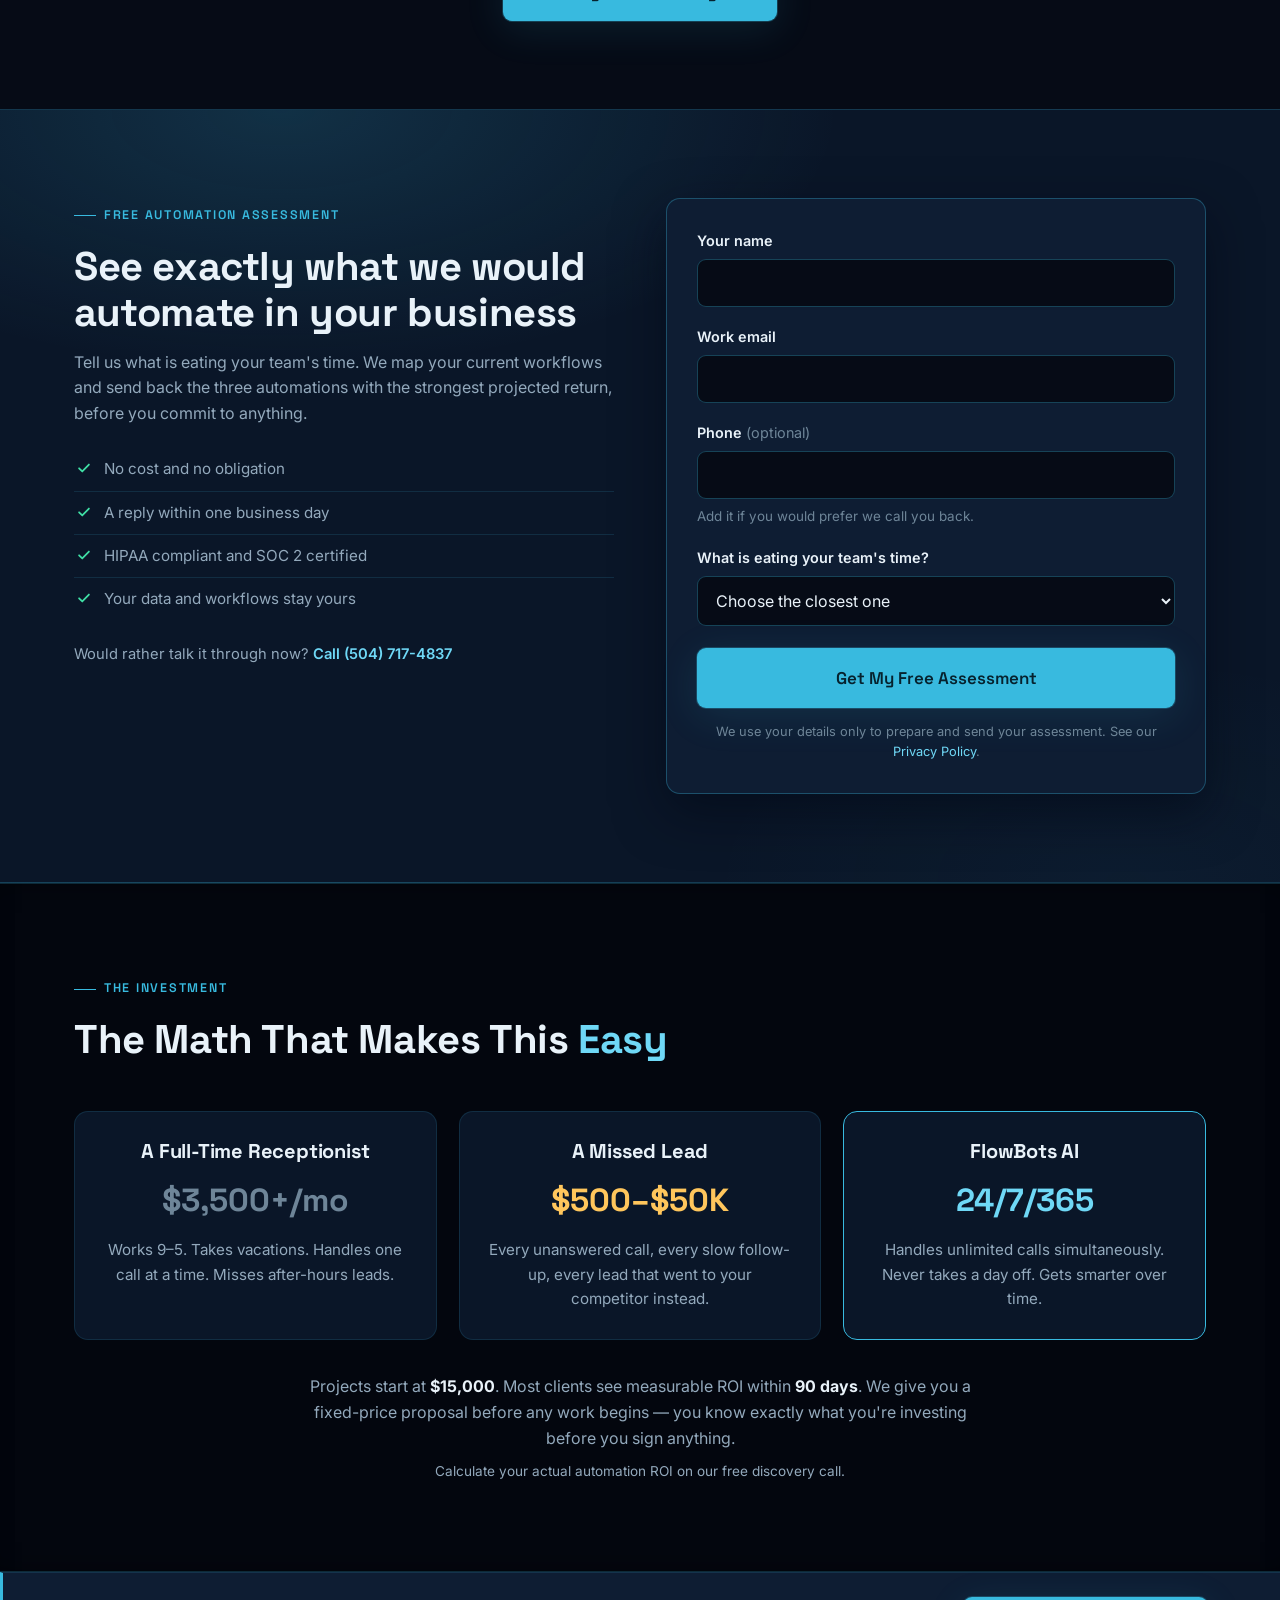
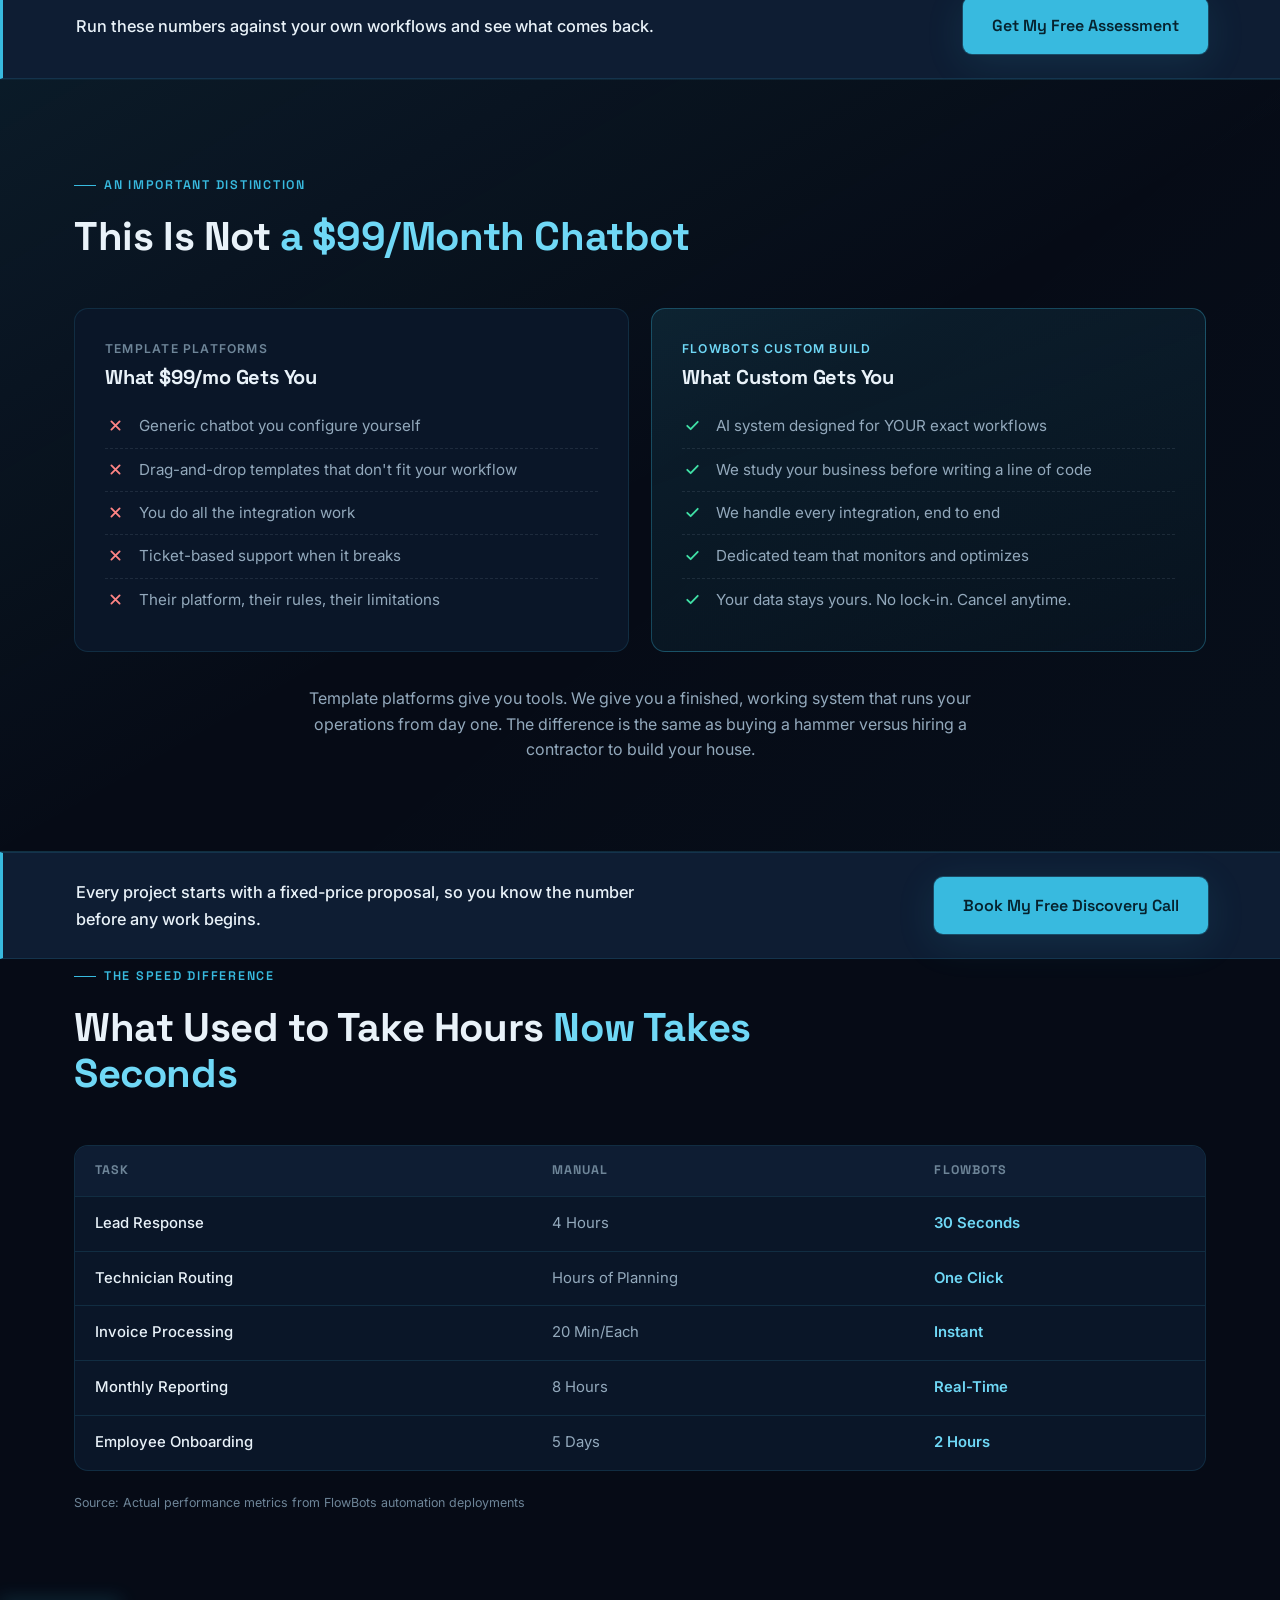
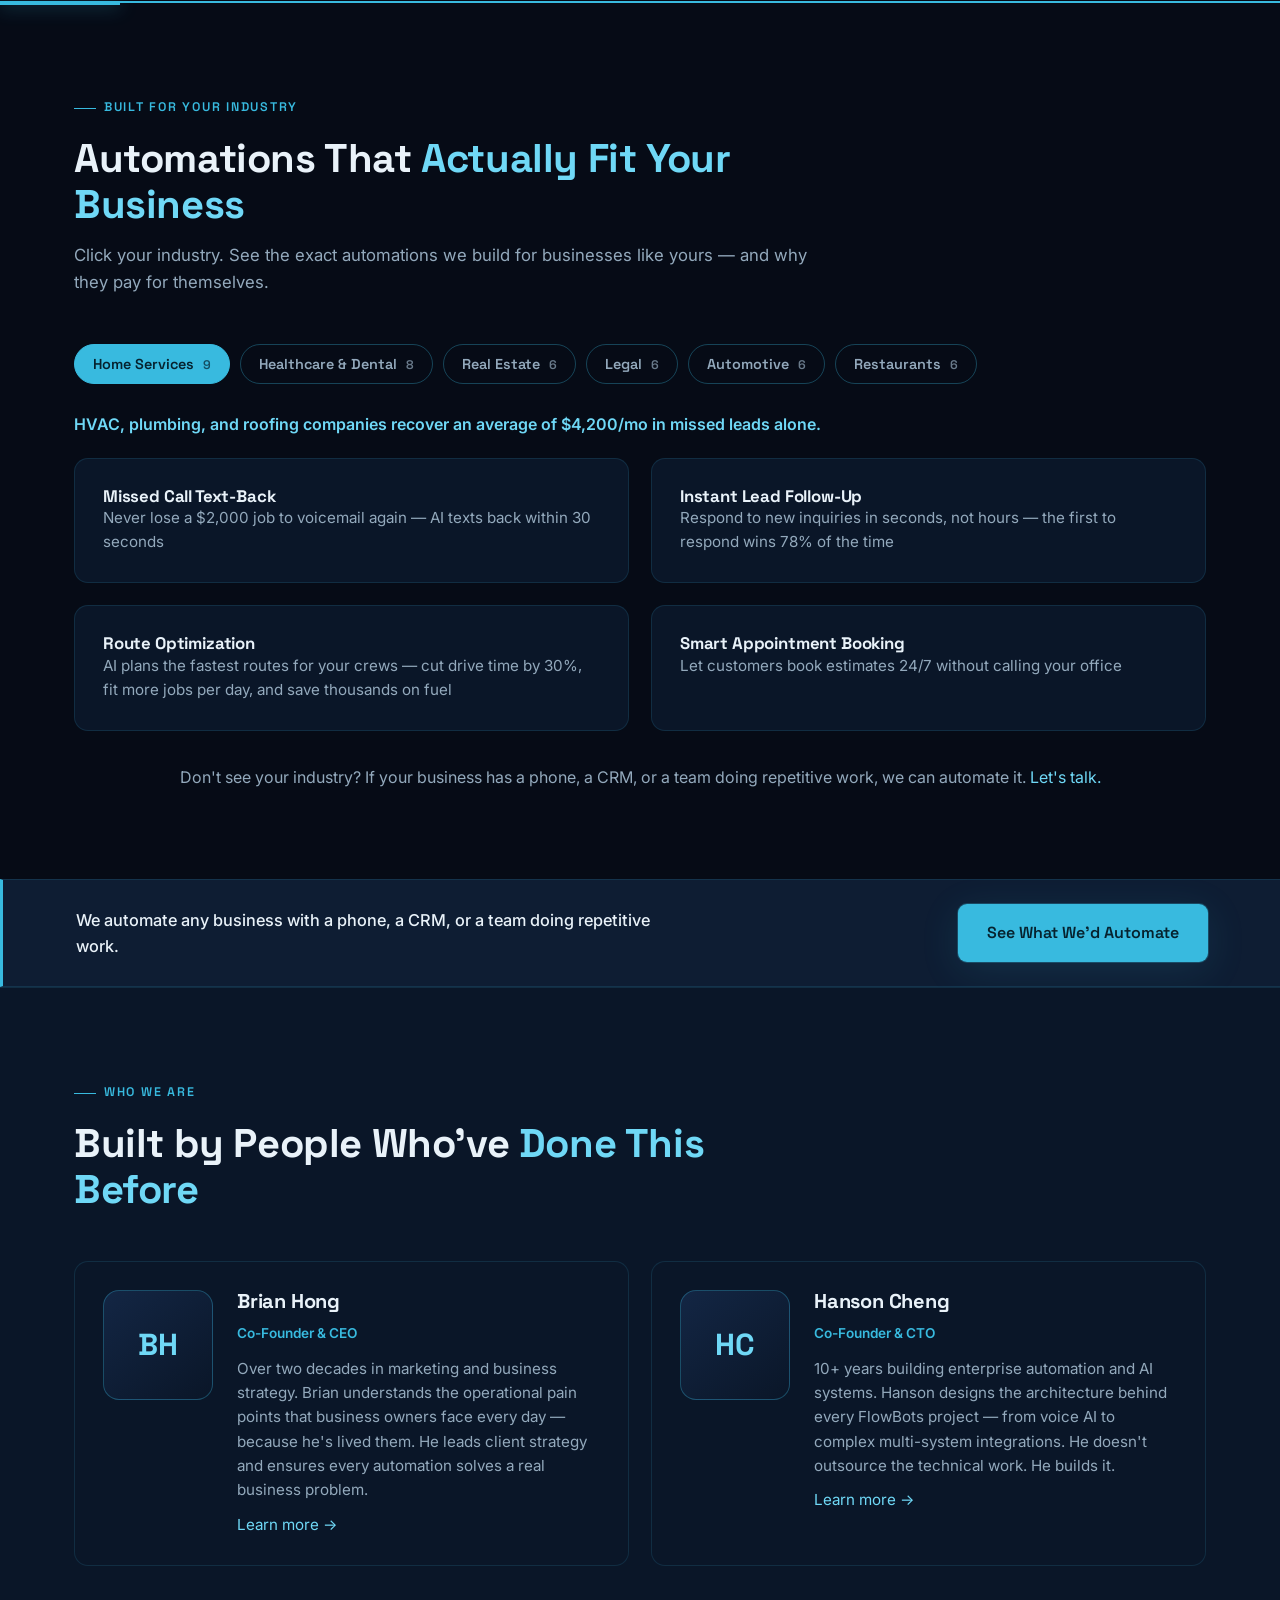
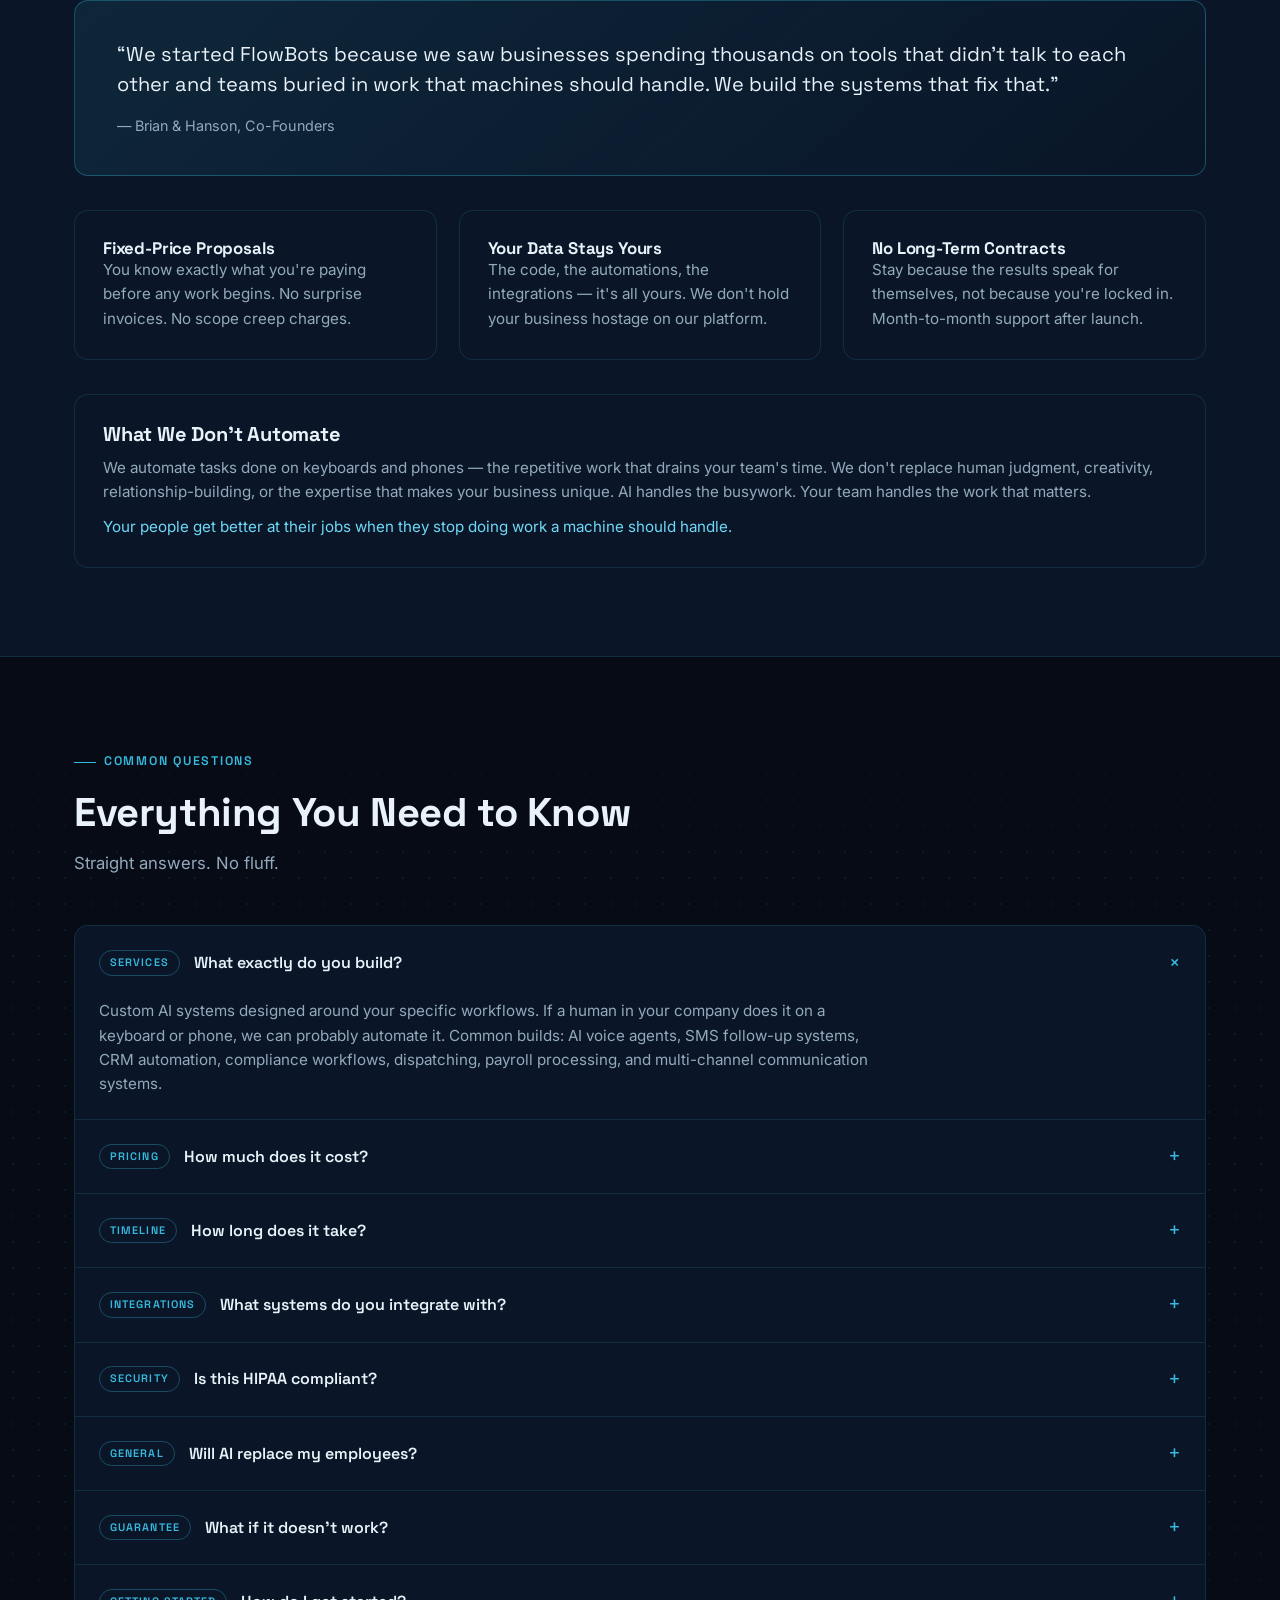
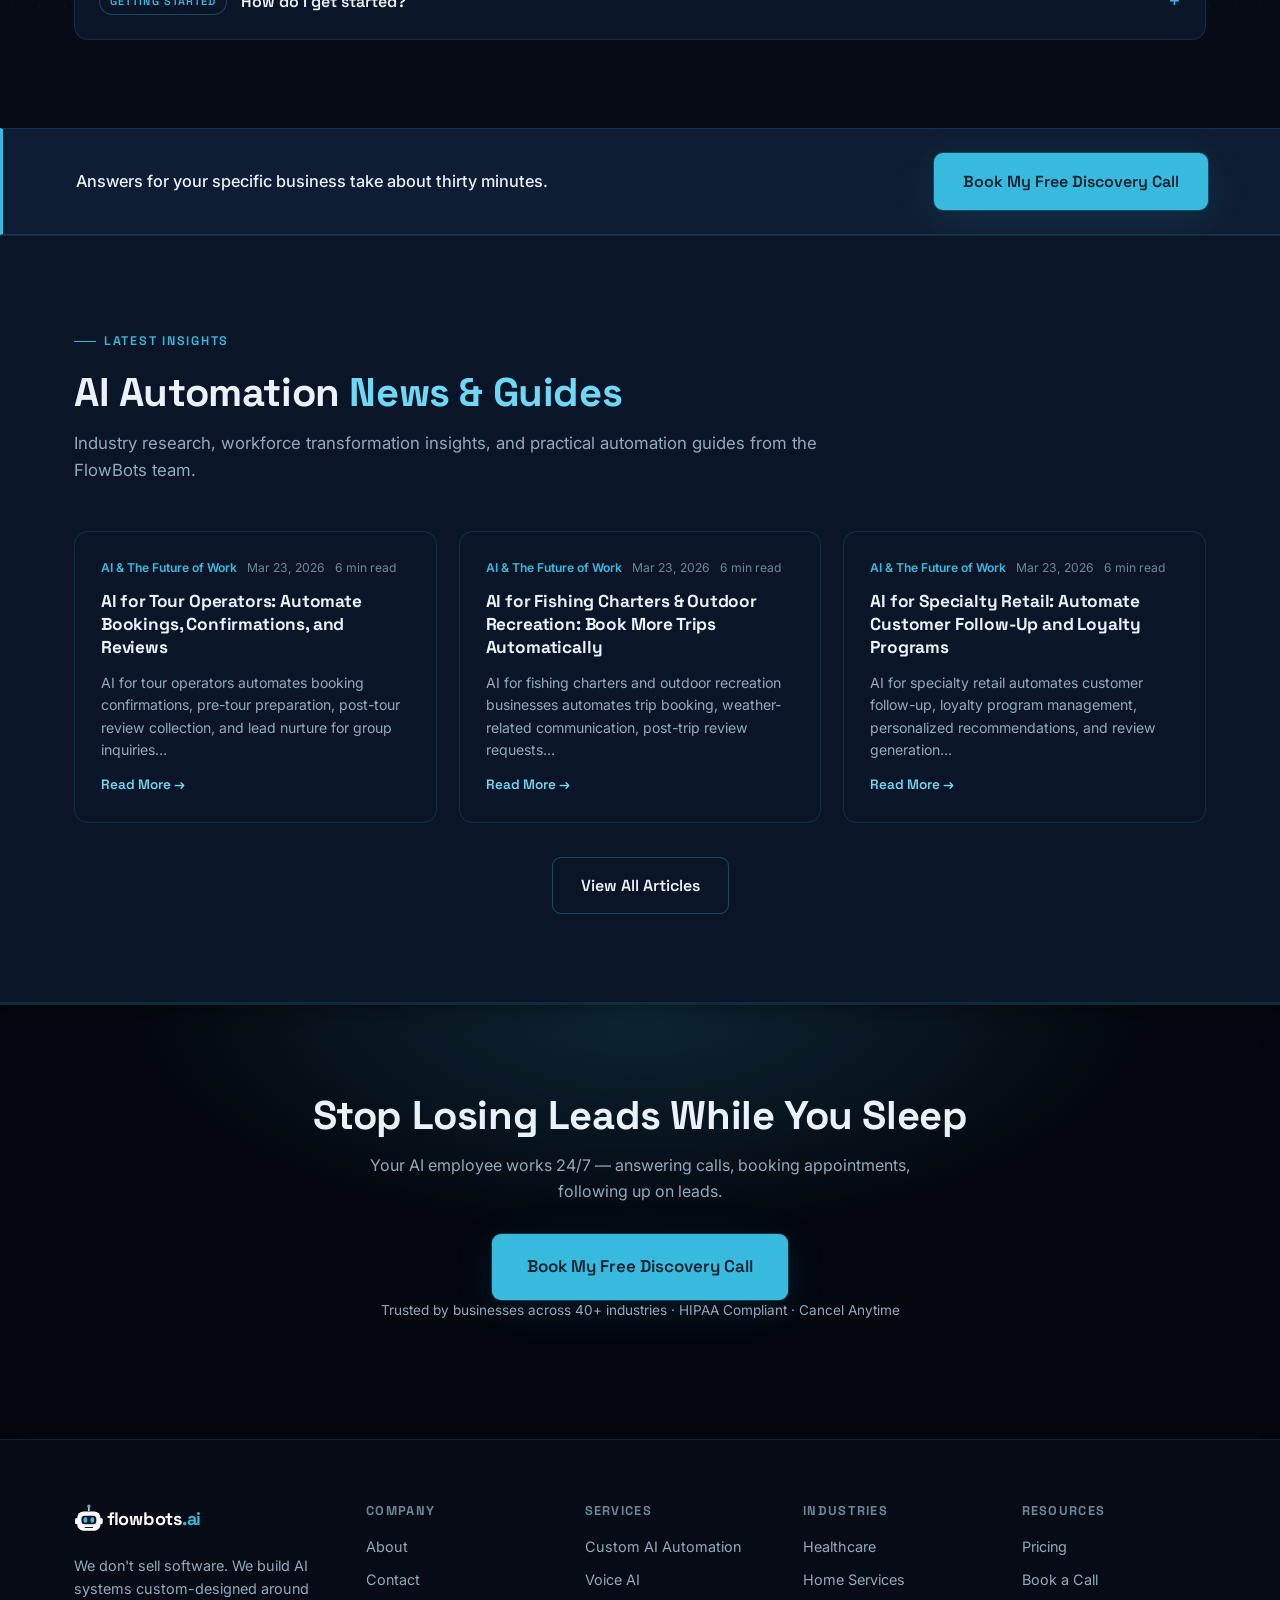
<file: home.html>
<!DOCTYPE html>
<html lang="en">
<head>
<meta charset="UTF-8">
<title>FlowBots.ai</title>
<link rel="canonical" href="index.html">
<meta http-equiv="refresh" content="0; url=index.html">
<script>location.replace('index.html' + location.search + location.hash);</script>
</head>
<body><p>Redirecting to <a href="index.html">the homepage</a>.</p></body>
</html>
</file>
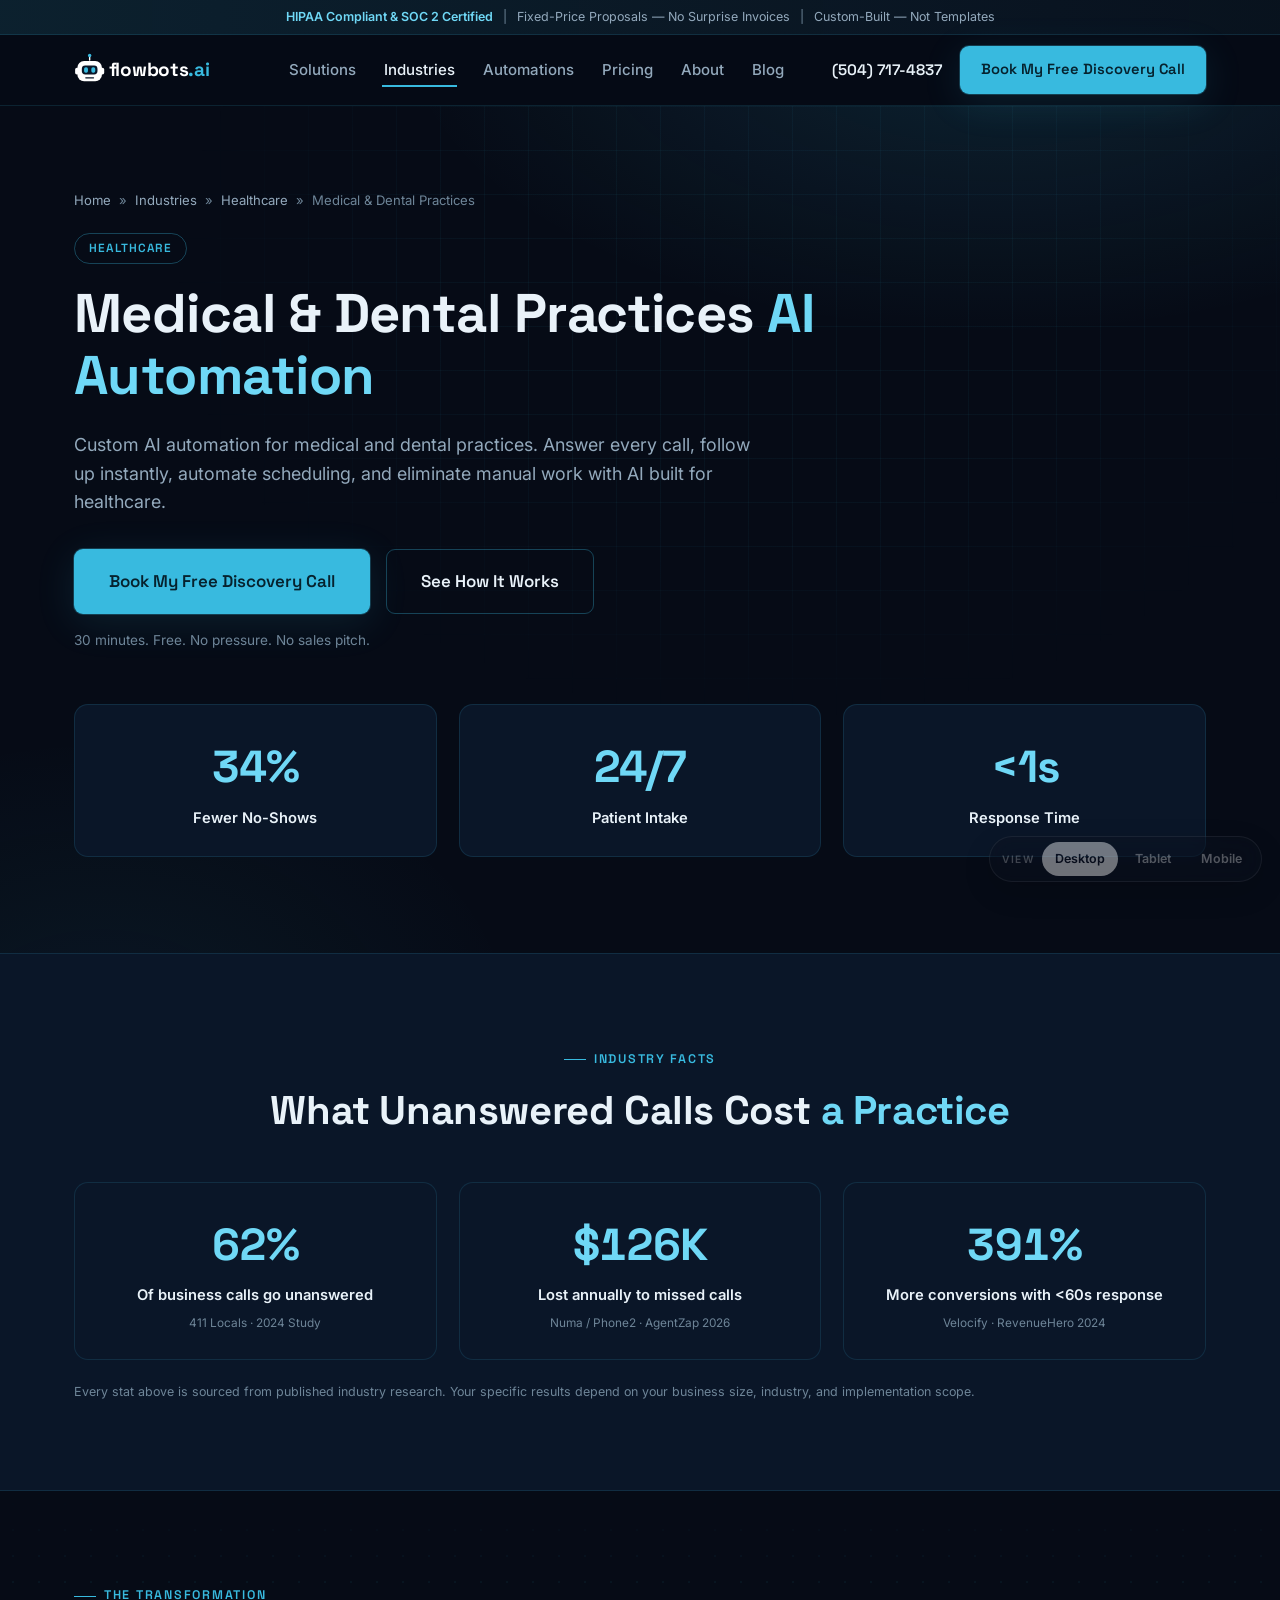
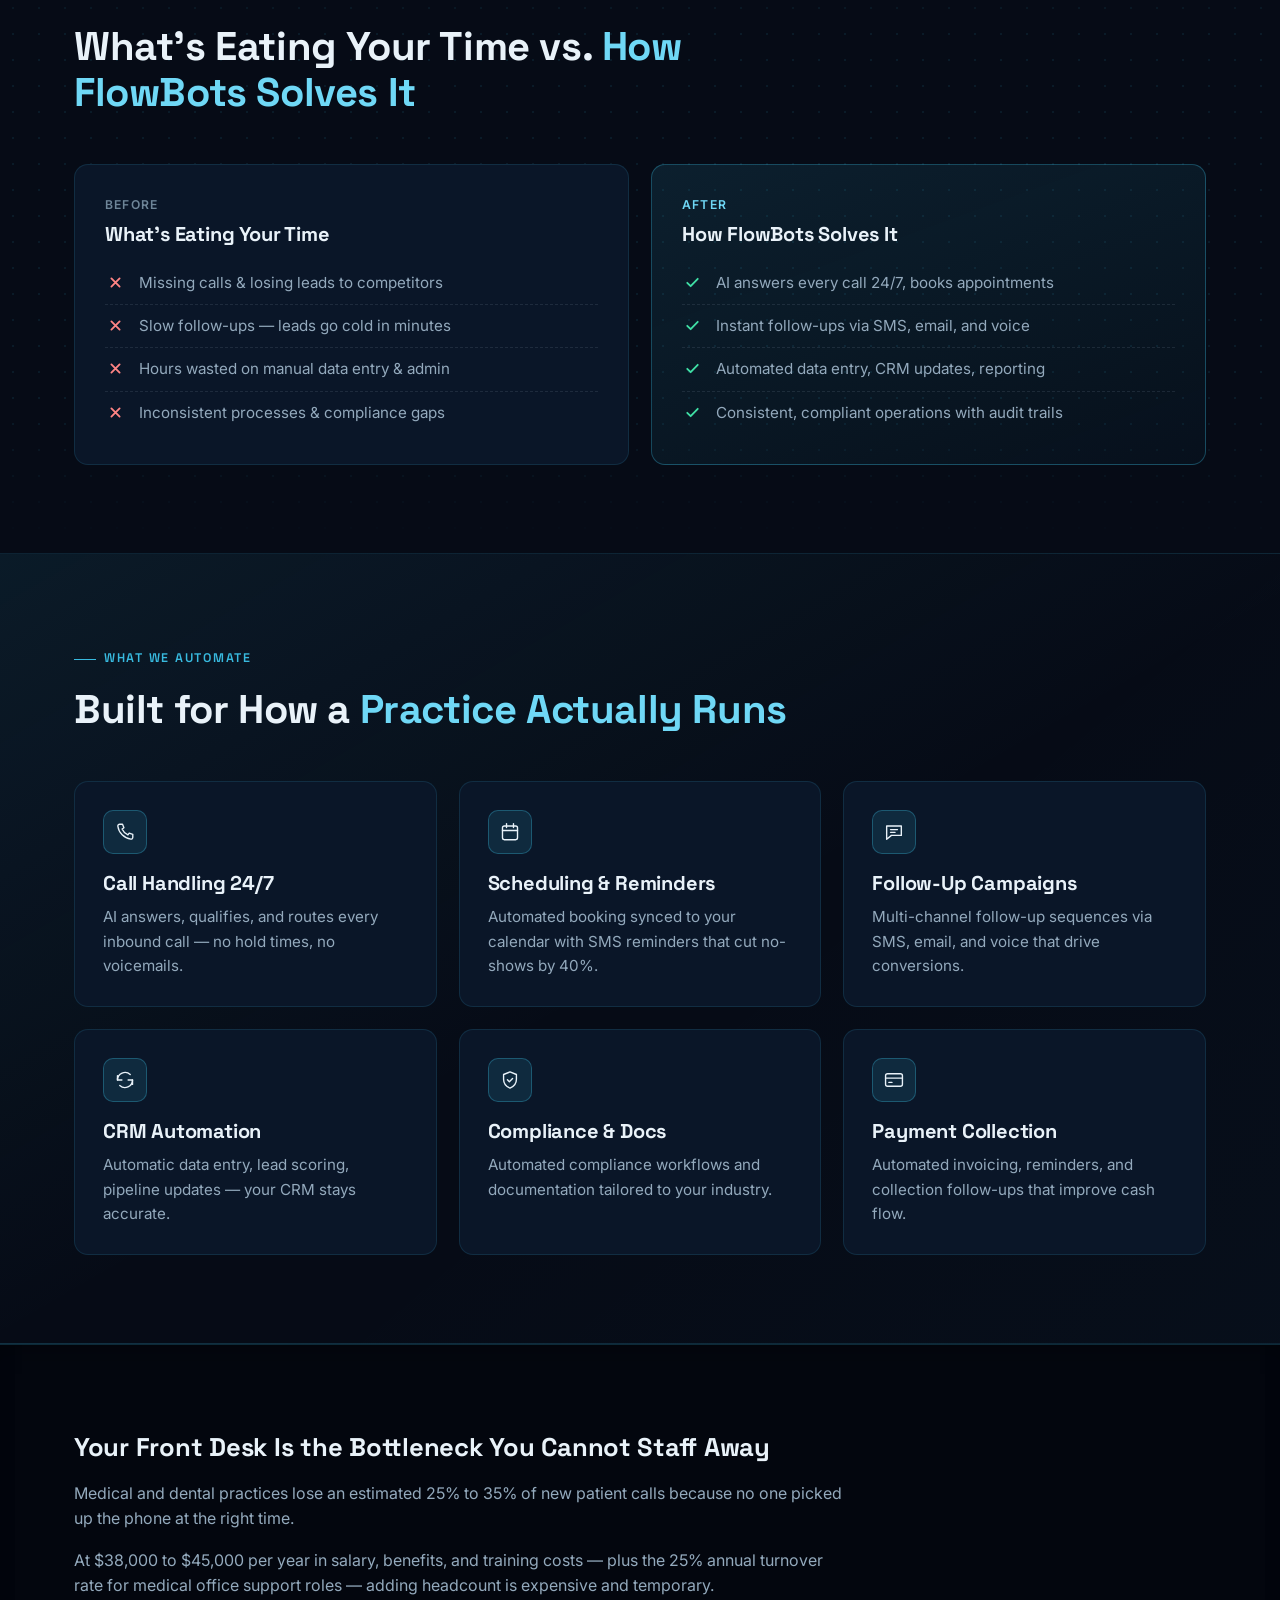
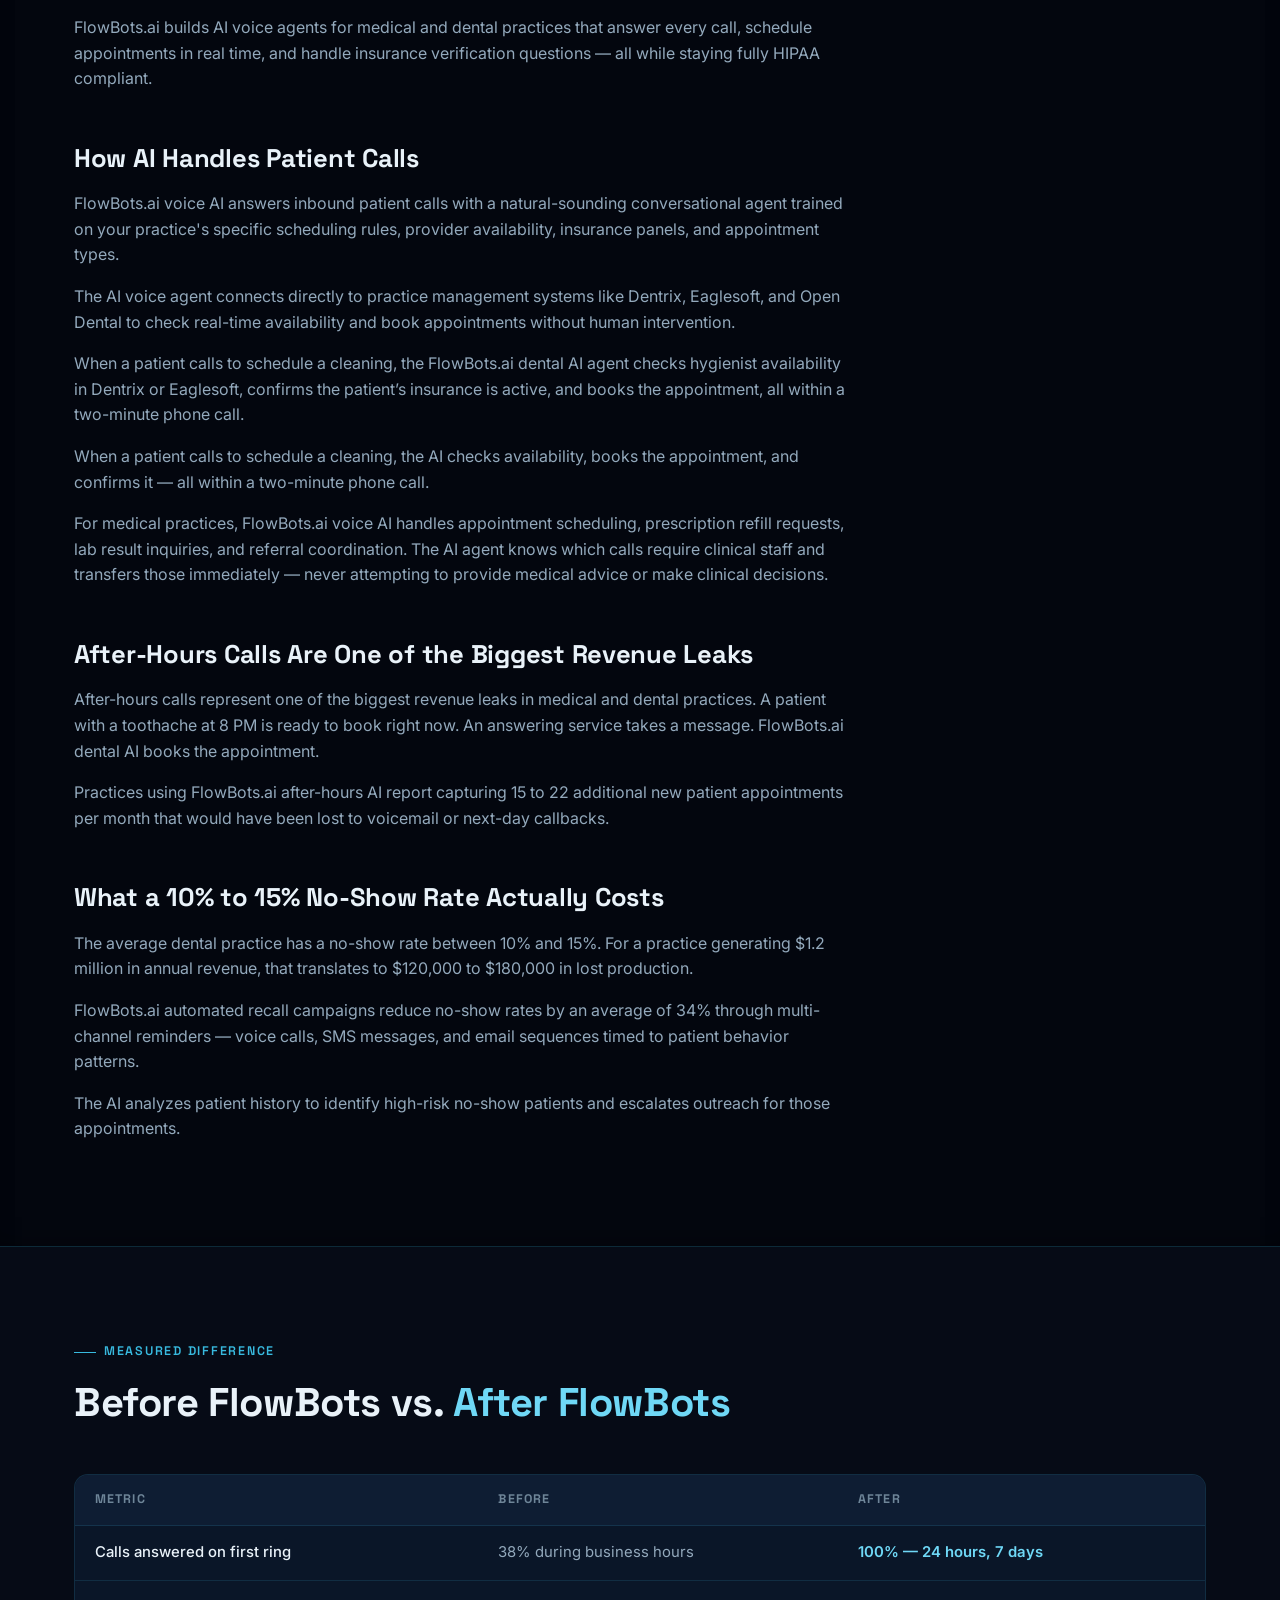
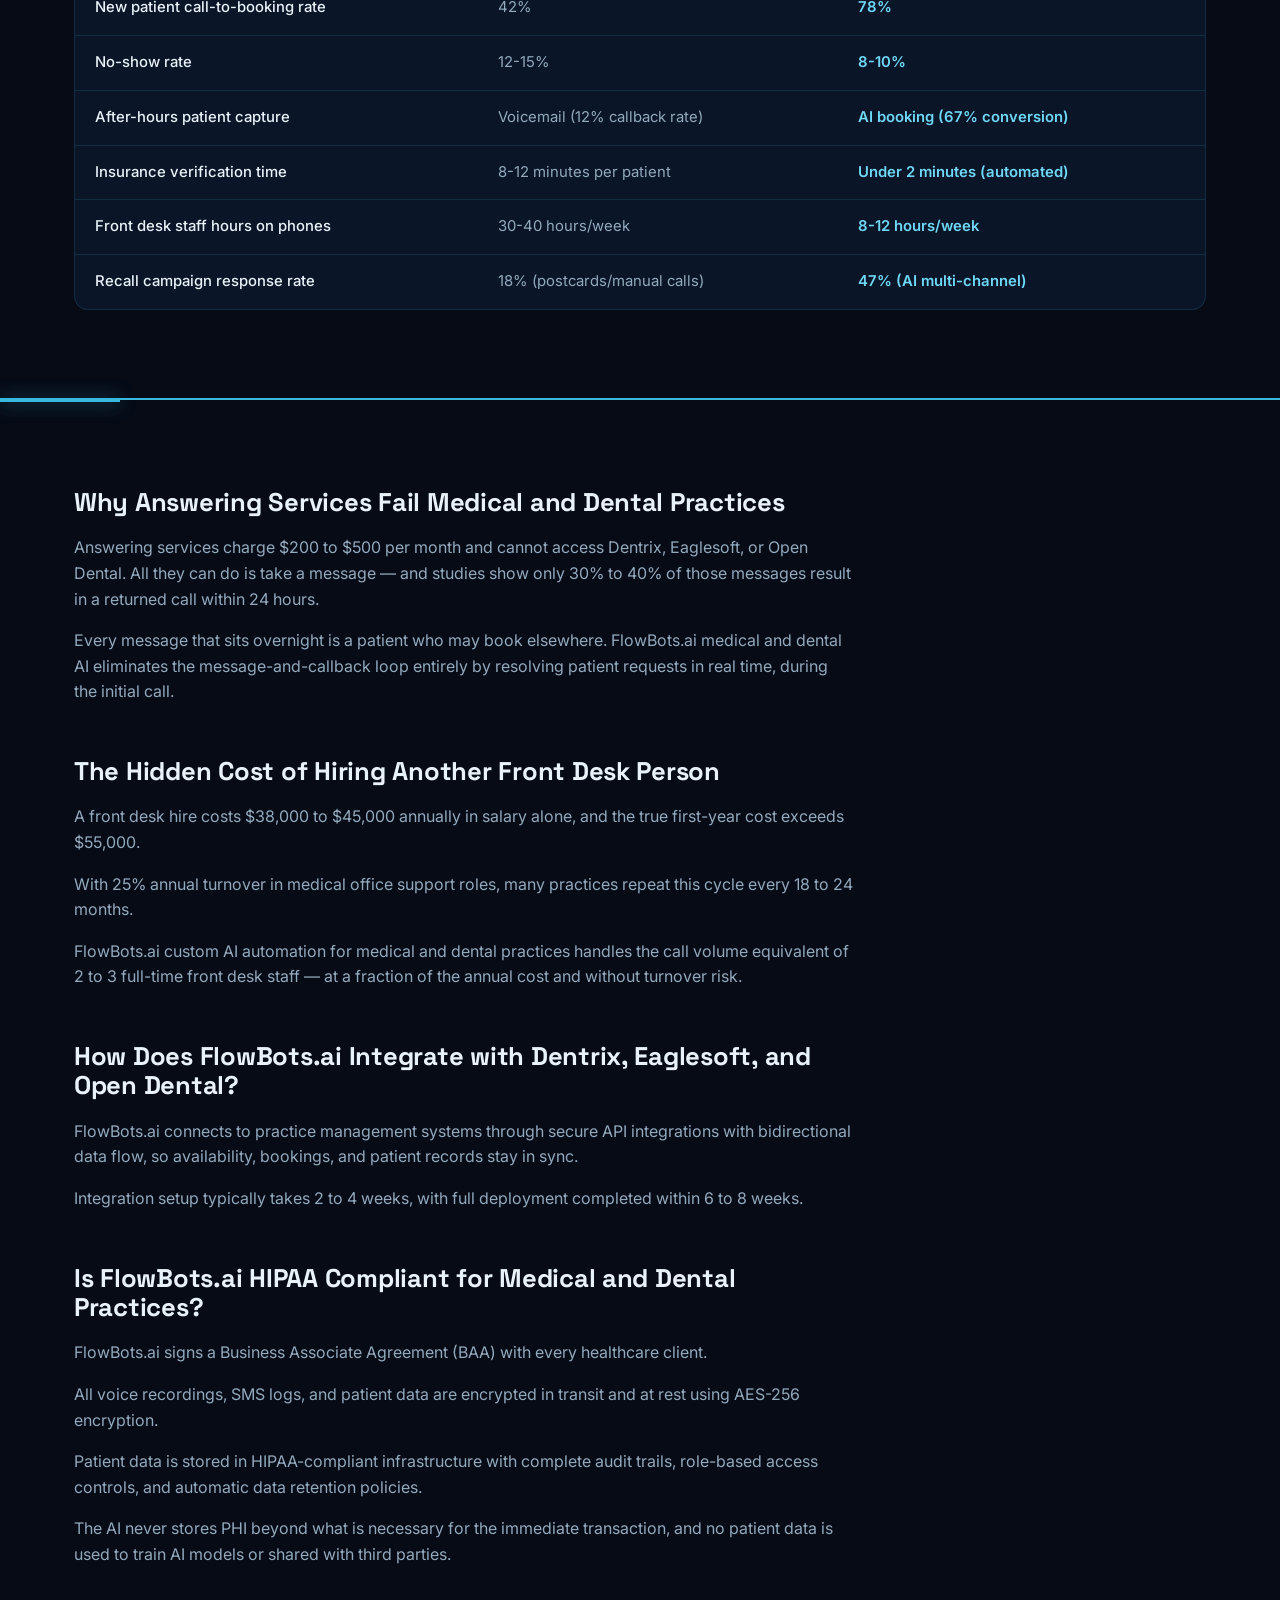
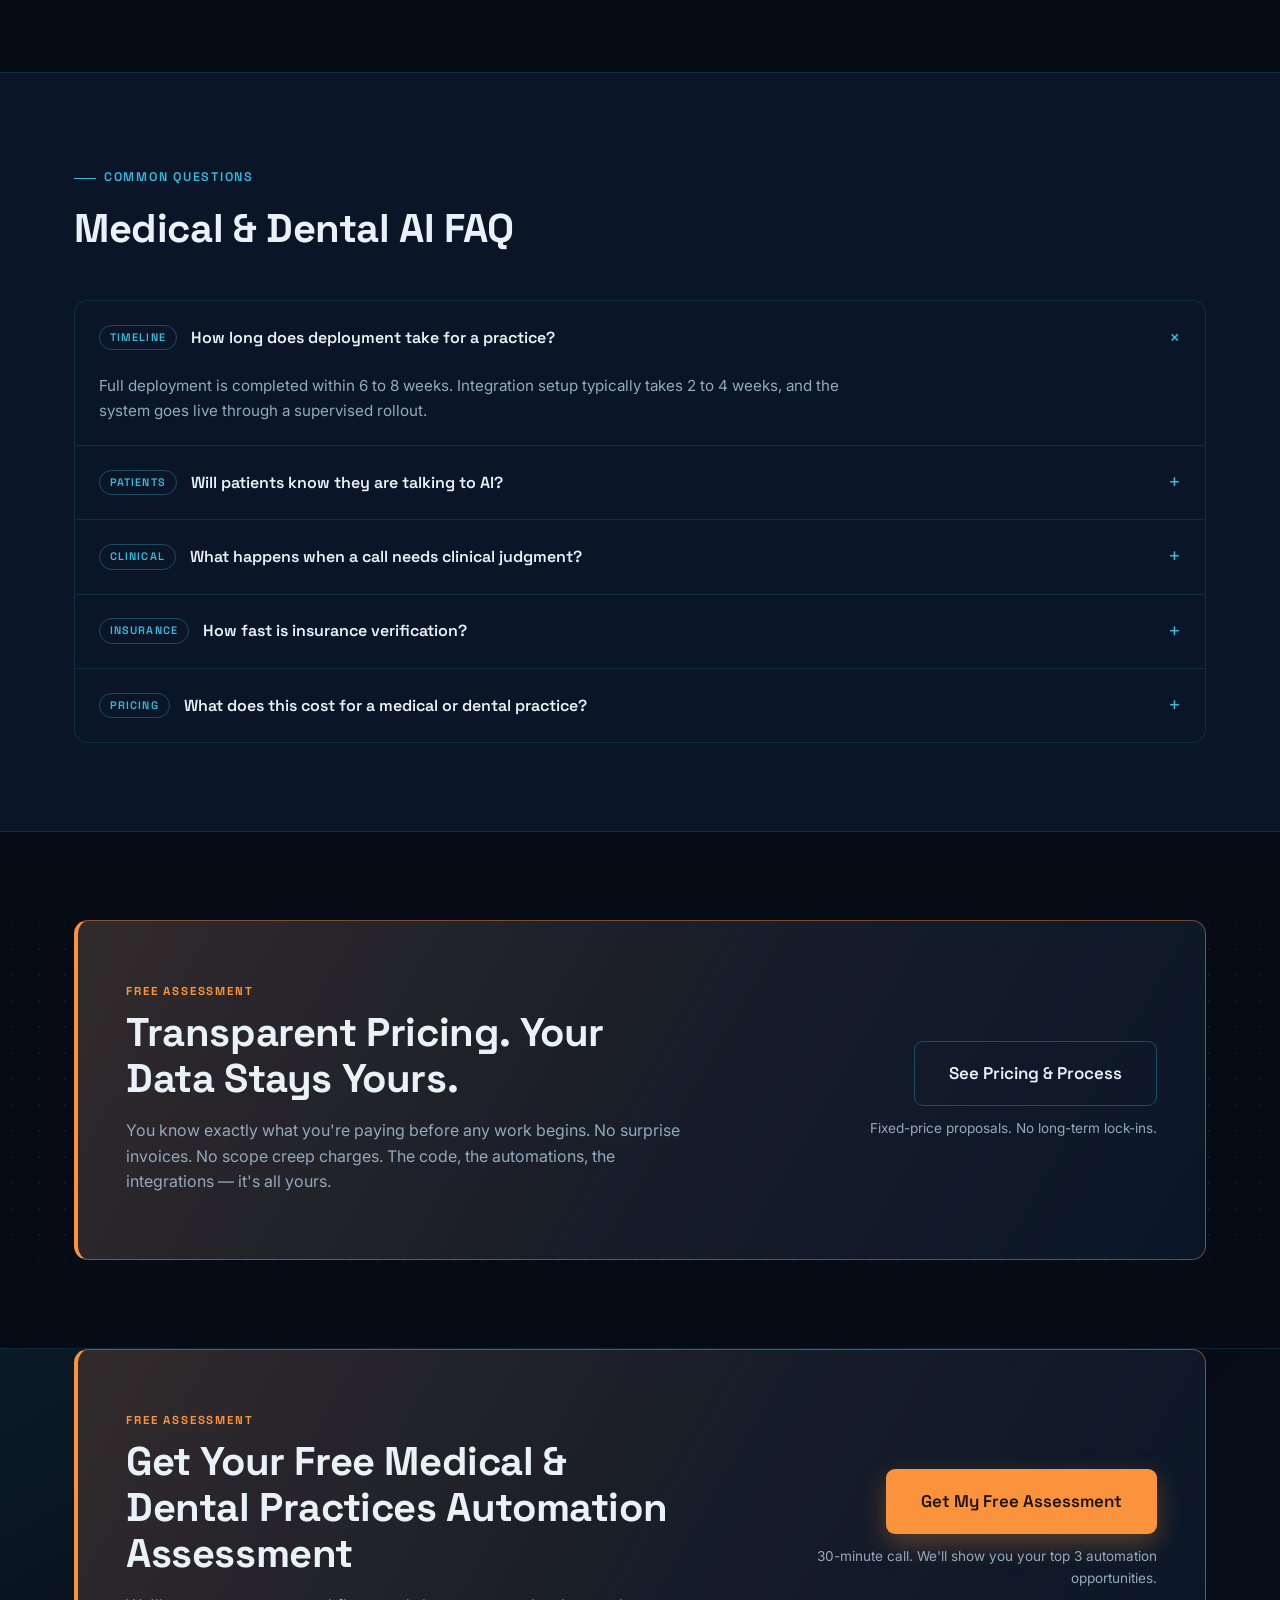
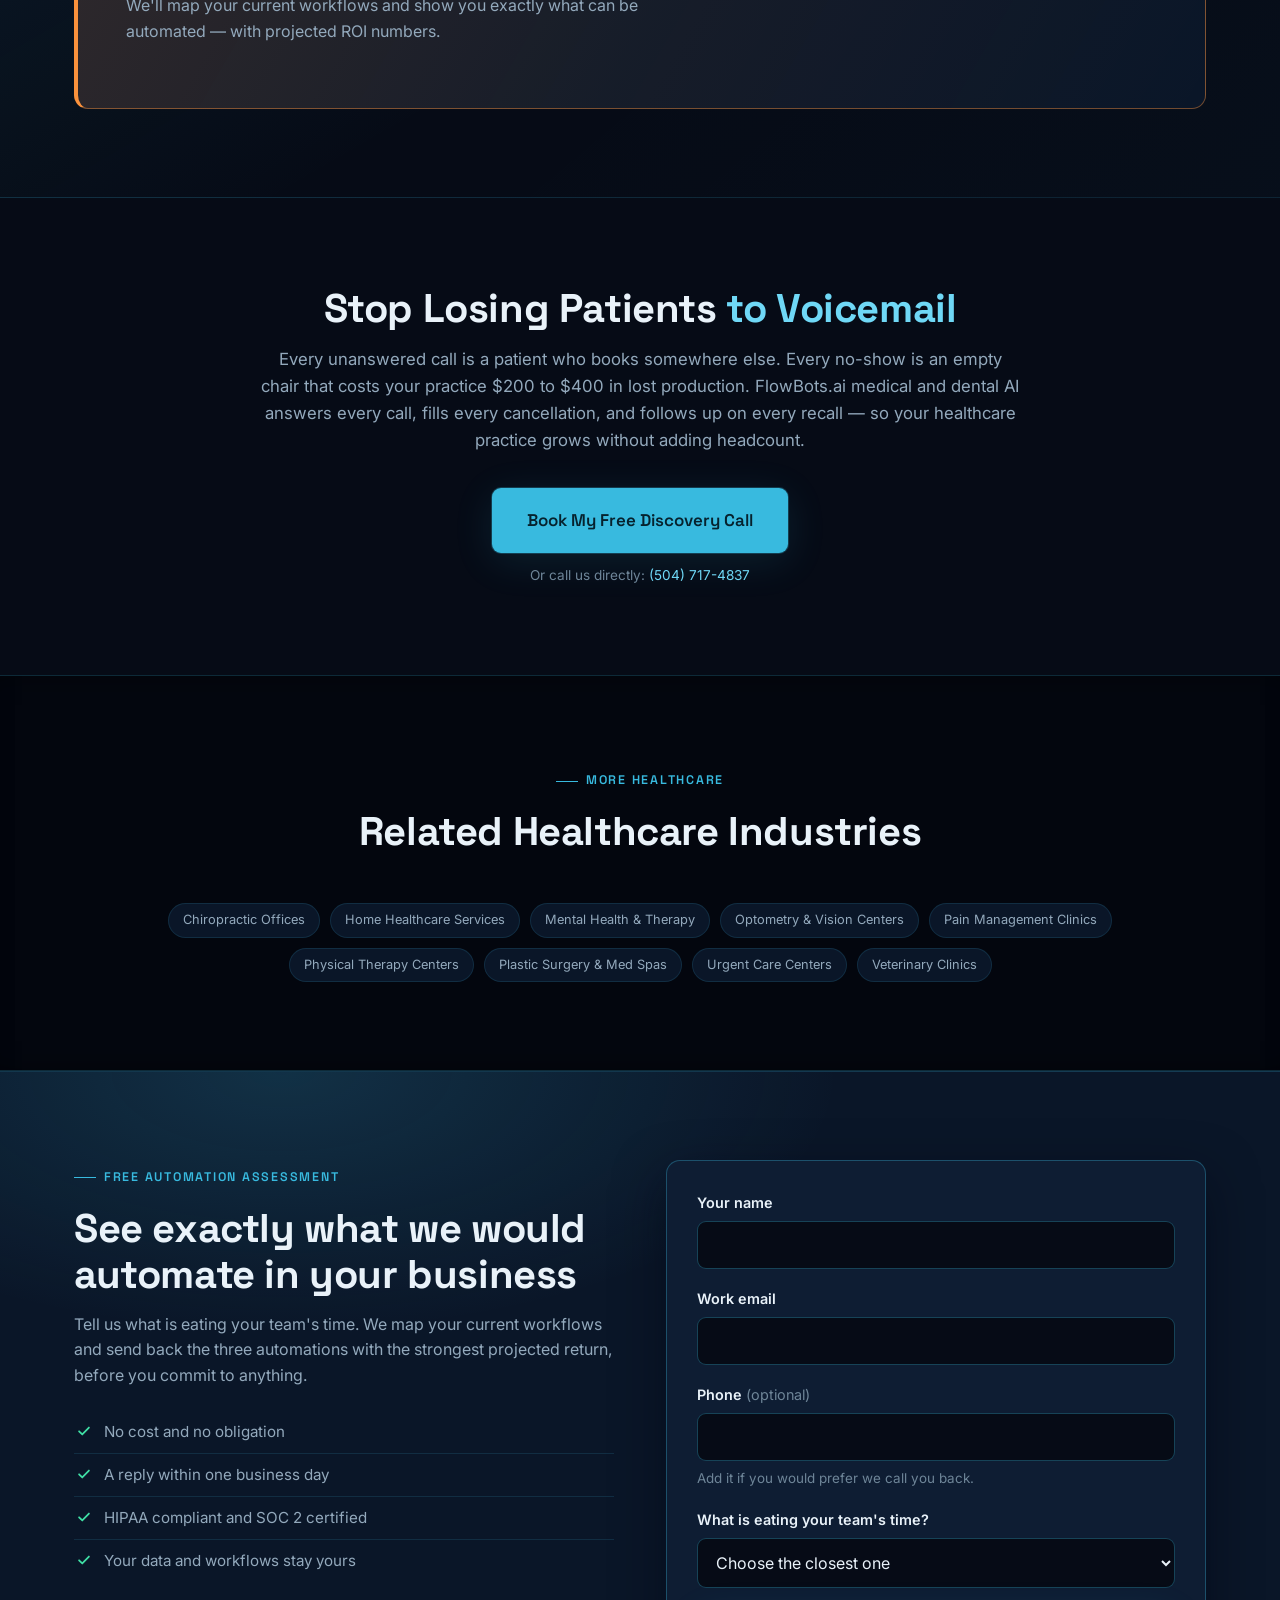
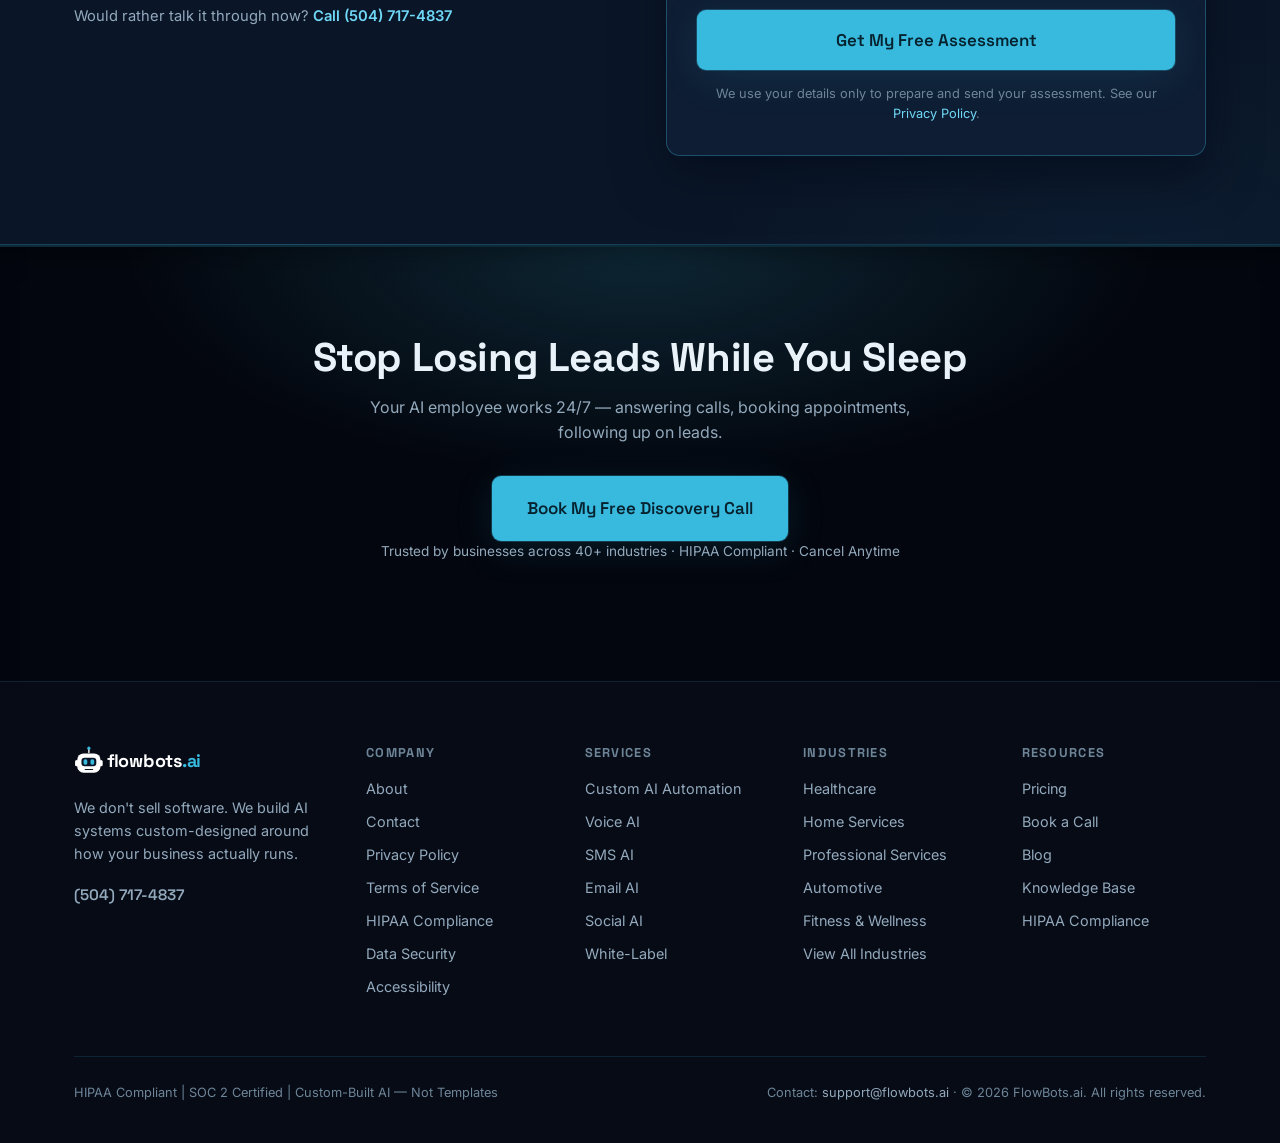
<file: industries.html>
<!DOCTYPE html>
<html lang="en">
<head>
<meta charset="UTF-8">
<meta name="viewport" content="width=device-width, initial-scale=1.0">
<title>Medical &amp; Dental Practices AI Automation | HIPAA-Compliant Voice AI | FlowBots.ai</title>
<meta name="description" content="Custom AI automation for medical and dental practices. Answer every call, follow up instantly, automate scheduling, and eliminate manual work with AI built for healthcare.">
<link rel="preconnect" href="https://fonts.googleapis.com">
<link rel="preconnect" href="https://fonts.gstatic.com" crossorigin>
<link href="https://fonts.googleapis.com/css2?family=Space+Grotesk:wght@500;600;700&family=Inter:wght@400;500;600&display=swap" rel="stylesheet">
<link rel="stylesheet" href="style.css?v=28">
<script>/* These are the animated designs: motion is on unless a URL explicitly
   asks for ?motion=off. A production build should restore respect for
   prefers-reduced-motion; this is a review prototype. */
try{if(!/[?&]motion=off/.test(location.search))document.documentElement.classList.add('motion-on');}catch(e){}</script>
</head>
<body>
<svg class="icon-sprite" aria-hidden="true" focusable="false" style="position:absolute;width:0;height:0;overflow:hidden"><defs><symbol id="i-phone" viewBox="0 0 24 24"><path d="M6.2 3.5h3.1l1.5 3.9-2 1.4a12.4 12.4 0 0 0 6.4 6.4l1.4-2 3.9 1.5v3.1a2 2 0 0 1-2.2 2A16.6 16.6 0 0 1 4.2 5.7a2 2 0 0 1 2-2.2Z"/></symbol><symbol id="i-message" viewBox="0 0 24 24"><path d="M4 5.5h16v10.2H9.2L4 20V5.5Z"/><path d="M8.2 9.4h7.6M8.2 12.4h5"/></symbol><symbol id="i-shield" viewBox="0 0 24 24"><path d="M12 3.2 19 6v5.1c0 4.5-2.9 8-7 9.7-4.1-1.7-7-5.2-7-9.7V6l7-2.8Z"/><path d="M9.2 11.8 11.3 14l3.5-3.7"/></symbol><symbol id="i-plug" viewBox="0 0 24 24"><path d="M9 3.2v4.4M15 3.2v4.4M6.2 7.6h11.6v3.1a5.8 5.8 0 0 1-11.6 0V7.6ZM12 16.5v4.3"/></symbol><symbol id="i-gear" viewBox="0 0 24 24"><circle cx="12" cy="12" r="3.1"/><path d="M12 3.2v2.4M12 18.4v2.4M5.8 5.8l1.7 1.7M16.5 16.5l1.7 1.7M3.2 12h2.4M18.4 12h2.4M5.8 18.2l1.7-1.7M16.5 7.5l1.7-1.7"/></symbol><symbol id="i-chart" viewBox="0 0 24 24"><path d="M3.5 20.4h17"/><path d="M6.8 20.4v-6.2M11.4 20.4V7.6M16 20.4v-9.2"/></symbol><symbol id="i-sync" viewBox="0 0 24 24"><path d="M20.2 12a8.2 8.2 0 0 1-13.9 5.9M3.8 12A8.2 8.2 0 0 1 17.7 6.1"/><path d="M3.8 7.2V12h4.8M20.2 16.8V12h-4.8"/></symbol><symbol id="i-folder" viewBox="0 0 24 24"><path d="M3.6 6.4h5.6l2 2.4h9.2v10.8H3.6V6.4Z"/><path d="M3.6 11.6h16.8"/></symbol><symbol id="i-puzzle" viewBox="0 0 24 24"><path d="M9.4 4.2h5.2v2.3a1.7 1.7 0 1 0 3.4 0V4.2h1.8v5.2h-2.3a1.7 1.7 0 1 0 0 3.4h2.3v6.9H4.2v-6.9h2.3a1.7 1.7 0 1 0 0-3.4H4.2V4.2h5.2Z"/></symbol><symbol id="i-bolt" viewBox="0 0 24 24"><path d="M13.4 2.6 4.8 13.5h5.9l-1.1 7.9 8.6-10.9h-5.9l1.1-7.9Z"/></symbol><symbol id="i-lock" viewBox="0 0 24 24"><rect x="4.8" y="10.6" width="14.4" height="9.6" rx="2"/><path d="M8.2 10.6V7.9a3.8 3.8 0 0 1 7.6 0v2.7"/></symbol><symbol id="i-unlock" viewBox="0 0 24 24"><rect x="4.8" y="10.6" width="14.4" height="9.6" rx="2"/><path d="M8.2 10.6V7.9a3.8 3.8 0 0 1 7.1-1.9"/></symbol><symbol id="i-document" viewBox="0 0 24 24"><path d="M6.2 3.4h7.4l4.2 4.2v13H6.2V3.4Z"/><path d="M13.6 3.4v4.2h4.2M9.2 12.4h5.6M9.2 15.8h5.6"/></symbol><symbol id="i-flask" viewBox="0 0 24 24"><path d="M9.4 3.4v6.1L4.6 18a2 2 0 0 0 1.7 3h11.4a2 2 0 0 0 1.7-3l-4.8-8.5V3.4"/><path d="M8.2 3.4h7.6M7.4 14.2h9.2"/></symbol><symbol id="i-trending" viewBox="0 0 24 24"><path d="M3.4 16.8 9.2 11l3.7 3.7 7.7-7.7"/><path d="M15.4 7h5.2v5.2"/></symbol><symbol id="i-users" viewBox="0 0 24 24"><circle cx="9.2" cy="8.4" r="3.2"/><path d="M3.6 19.6a5.6 5.6 0 0 1 11.2 0"/><path d="M16.2 6.2a3 3 0 0 1 0 5.9M17.4 14.6a5 5 0 0 1 3.2 4.6"/></symbol><symbol id="i-bot" viewBox="0 0 24 24"><rect x="4.4" y="8.2" width="15.2" height="10.6" rx="3"/><path d="M12 4.2v4M9.4 12.6v1.8M14.6 12.6v1.8M2.6 12.4v3M21.4 12.4v3"/><circle cx="12" cy="3.2" r="1.2"/></symbol><symbol id="i-tools" viewBox="0 0 24 24"><path d="M14.8 6.4a3.8 3.8 0 0 0 5 5l-9.6 9.6a2.2 2.2 0 0 1-3.1-3.1l9.6-9.6a3.8 3.8 0 0 0-5-5"/></symbol><symbol id="i-receipt" viewBox="0 0 24 24"><path d="M6 3.4h12v17.2l-3-1.9-3 1.9-3-1.9-3 1.9V3.4Z"/><path d="M9 8.4h6M9 12.2h6"/></symbol><symbol id="i-star" viewBox="0 0 24 24"><path d="m12 3.4 2.7 5.5 6 .9-4.3 4.2 1 6-5.4-2.8-5.4 2.8 1-6L3.3 9.8l6-.9L12 3.4Z"/></symbol><symbol id="i-mic" viewBox="0 0 24 24"><rect x="9.2" y="2.6" width="5.6" height="10.8" rx="2.8"/><path d="M5.4 11.6a6.6 6.6 0 0 0 13.2 0M12 18.2v3.2"/></symbol><symbol id="i-repeat" viewBox="0 0 24 24"><path d="M4.2 9.4a4 4 0 0 1 4-4h11.6M19.8 14.6a4 4 0 0 1-4 4H4.2"/><path d="M16.6 2.4 19.8 5.4l-3.2 3M7.4 15.6 4.2 18.6l3.2 3"/></symbol><symbol id="i-cpu" viewBox="0 0 24 24"><rect x="7.6" y="7.6" width="8.8" height="8.8" rx="1.6"/><path d="M10.6 2.8v4.8M13.4 2.8v4.8M10.6 16.4v4.8M13.4 16.4v4.8M2.8 10.6h4.8M2.8 13.4h4.8M16.4 10.6h4.8M16.4 13.4h4.8"/></symbol><symbol id="i-calendar" viewBox="0 0 24 24"><rect x="3.8" y="5.4" width="16.4" height="15" rx="2"/><path d="M8.2 2.8v4.4M15.8 2.8v4.4M3.8 10.4h16.4"/></symbol><symbol id="i-card" viewBox="0 0 24 24"><rect x="2.8" y="5.2" width="18.4" height="13.6" rx="2.2"/><path d="M2.8 10h18.4M6.4 14.6h3.4"/></symbol><symbol id="i-ruler" viewBox="0 0 24 24"><path d="m3.4 15.4 12-12 5.2 5.2-12 12-5.2-5.2Z"/><path d="m7.4 11.4 2 2M10.6 8.2l2 2M13.8 5 15.8 7"/></symbol><symbol id="i-clock" viewBox="0 0 24 24"><circle cx="12" cy="12" r="8.6"/><path d="M12 6.8V12l3.4 2.2"/></symbol><symbol id="i-search" viewBox="0 0 24 24"><circle cx="10.8" cy="10.8" r="6.8"/><path d="m16 16 4.6 4.6"/></symbol><symbol id="i-graduation" viewBox="0 0 24 24"><path d="M2.8 8.6 12 4.2l9.2 4.4-9.2 4.4L2.8 8.6Z"/><path d="M6.6 10.6v5.2c0 1.6 2.4 2.9 5.4 2.9s5.4-1.3 5.4-2.9v-5.2M20.4 9v5.4"/></symbol><symbol id="i-target" viewBox="0 0 24 24"><circle cx="12" cy="12" r="8.4"/><circle cx="12" cy="12" r="4.6"/><circle cx="12" cy="12" r="1"/></symbol><symbol id="i-home" viewBox="0 0 24 24"><path d="M3.8 10.8 12 3.8l8.2 7v9.4H3.8v-9.4Z"/><path d="M9.4 20.2v-5.6h5.2v5.6"/></symbol><symbol id="i-health" viewBox="0 0 24 24"><path d="M6.2 3.2v5.4a4.6 4.6 0 0 0 9.2 0V3.2"/><path d="M4.4 3.2h3.6M13.6 3.2h3.6M10.8 13a5.4 5.4 0 0 0 5.4 5.2 3.6 3.6 0 0 0 3.6-3.6v-1.2"/><circle cx="19.8" cy="11.4" r="2"/></symbol><symbol id="i-building" viewBox="0 0 24 24"><path d="M4.2 20.6V8.2L12 3.4l7.8 4.8v12.4"/><path d="M3 20.6h18M8 11.4h2.4M13.6 11.4H16M8 15.4h2.4M13.6 15.4H16"/></symbol><symbol id="i-check" viewBox="0 0 24 24"><path d="m4.6 12.4 4.8 4.8 10-10.4"/></symbol><symbol id="i-x" viewBox="0 0 24 24"><path d="M6.2 6.2l11.6 11.6M17.8 6.2 6.2 17.8"/></symbol><symbol id="i-menu" viewBox="0 0 24 24"><path d="M3.8 7h16.4M3.8 12h16.4M3.8 17h16.4"/></symbol><symbol id="i-arrow-down" viewBox="0 0 24 24"><path d="M12 4.2v14.6M6.4 13.4 12 19l5.6-5.6"/></symbol><symbol id="i-mail" viewBox="0 0 24 24"><rect x="3.2" y="5.2" width="17.6" height="13.6" rx="2"/><path d="m3.8 6.6 8.2 6 8.2-6"/></symbol><symbol id="i-route" viewBox="0 0 24 24"><circle cx="6" cy="6" r="2.6"/><circle cx="18" cy="18" r="2.6"/><path d="M8.6 6h5.8a3.6 3.6 0 0 1 0 7.2H9.6a3.6 3.6 0 0 0 0 7.2h.4"/></symbol></defs></svg>

<div class="topbar">
  <b>HIPAA Compliant &amp; SOC 2 Certified</b><span class="sep">|</span><span class="hide-m">Fixed-Price Proposals — No Surprise Invoices</span><span class="sep hide-m">|</span><span class="hide-m">Custom-Built — Not Templates</span>
</div>

<header class="site-header">
  <div class="wrap nav">
    <a class="brand" href="index.html" aria-label="FlowBots.ai home">
      <svg xmlns="http://www.w3.org/2000/svg" width="200" height="38" viewBox="0 0 320 60" role="img" aria-label="flowbots.ai"><g transform="translate(2 4)"><path stroke="#fff" stroke-linecap="round" stroke-width="2.5" d="M26 0v8"/><circle cx="26" r="3" fill="#38badf"/><rect width="44" height="36" x="4" y="10" fill="#fff" rx="12" ry="12"/><rect width="6" height="12" y="22" fill="#fff" rx="3" ry="3"/><rect width="6" height="12" x="46" y="22" fill="#fff" rx="3" ry="3"/><rect width="28" height="16" x="12" y="18" fill="#0a1628" rx="6" ry="6"/><rect width="7" height="10" x="16" y="21" fill="#38badf" rx="3" ry="3"/><rect width="7" height="10" x="29" y="21" fill="#38badf" rx="3" ry="3"/><path stroke="#0a1628" stroke-linecap="round" stroke-width="2" d="M19 40h14"/></g><text x="62" y="40" fill="#fff" font-family="'Space Grotesk','DM Sans',Arial,sans-serif" font-size="34" font-weight="700" letter-spacing="-.5">flowbots<tspan fill="#38badf">.ai</tspan></text></svg>
    </a>
    <ul class="nav-links">
      <li><a href="solutions.html">Solutions</a></li>
      <li><a href="industries.html" aria-current="page">Industries</a></li>
      <li><a href="automations.html">Automations</a></li>
      <li><a href="pricing.html">Pricing</a></li>
      <li><a href="about.html">About</a></li>
      <li><a href="blog.html">Blog</a></li>
    </ul>
    <div class="nav-cta">
      <a class="nav-phone" href="tel:+15047174837" data-track="tel-click">(504) 717-4837</a>
      <a class="btn btn-primary" href="https://www.flowbots.ai/book-call/" data-track="cta-book">Book My Free Discovery Call</a>
      <button class="nav-toggle" aria-expanded="false" aria-label="Open menu"><svg class="ico" aria-hidden="true"><use href="#i-menu"></use></svg></button>
    </div>
  </div>
  <nav class="mobile-menu" aria-label="Mobile">
    <a href="solutions.html">Solutions</a>
    <a href="industries.html" aria-current="page">Industries</a>
    <a href="automations.html">Automations</a>
    <a href="pricing.html">Pricing</a>
    <a href="about.html">About</a>
    <a href="blog.html">Blog</a>
    <a href="tel:+15047174837" data-track="tel-click">(504) 717-4837</a>
  </nav>
</header>

<main>

<!-- ============ HERO ============ -->
<section class="hero">
  <div class="wrap" style="position:relative">
    <div style="max-width:820px">
      <p class="crumbs"><a href="index.html">Home</a><span class="sep">»</span><a href="industries.html">Industries</a><span class="sep">»</span><a href="industries.html">Healthcare</a><span class="sep">»</span>Medical &amp; Dental Practices</p>
      <span class="chip">Healthcare</span>
      <h1>Medical &amp; Dental Practices <span class="accent">AI Automation</span></h1>
      <p class="lede" style="max-width:700px">Custom AI automation for medical and dental practices. Answer every call, follow up instantly, automate scheduling, and eliminate manual work with AI built for healthcare.</p>
      <div class="cta-row">
        <a class="btn btn-primary btn-lg" href="https://www.flowbots.ai/book-call/" data-track="cta-book">Book My Free Discovery Call</a>
        <a class="btn btn-ghost btn-lg" href="pricing.html">See How It Works</a>
      </div>
      <p class="micro">30 minutes. Free. No pressure. No sales pitch.</p>
    </div>

    <div class="stat-grid mt-4" style="grid-template-columns:repeat(auto-fit,minmax(220px,1fr))">
      <div class="stat"><b class="countup" data-target="34" data-suffix="%">0%</b><span class="stat-label">Fewer No-Shows</span></div>
      <div class="stat"><b>24/7</b><span class="stat-label">Patient Intake</span></div>
      <div class="stat"><b>&lt;1s</b><span class="stat-label">Response Time</span></div>
    </div>
  </div>
</section>

<!-- ============ INDUSTRY FACTS ============ -->
<section class="sec-panel">
  <div class="wrap">
    <div class="section-head center reveal">
      <span class="eyebrow">Industry Facts</span>
      <h2>What Unanswered Calls Cost <span class="accent">a Practice</span></h2>
    </div>
    <div class="stat-grid reveal" style="grid-template-columns:repeat(auto-fit,minmax(220px,1fr))">
      <div class="stat"><b class="countup" data-target="62" data-suffix="%">0%</b><span class="stat-label">Of business calls go unanswered</span><span class="stat-src">411 Locals · 2024 Study</span></div>
      <div class="stat"><b class="countup" data-target="126" data-prefix="$" data-suffix="K">$0K</b><span class="stat-label">Lost annually to missed calls</span><span class="stat-src">Numa / Phone2 · AgentZap 2026</span></div>
      <div class="stat"><b class="countup" data-target="391" data-suffix="%">0%</b><span class="stat-label">More conversions with &lt;60s response</span><span class="stat-src">Velocify · RevenueHero 2024</span></div>
    </div>
    <p class="src-note reveal">Every stat above is sourced from published industry research. Your specific results depend on your business size, industry, and implementation scope.</p>
  </div>
</section>

<!-- ============ BEFORE / AFTER ============ -->
<section class="sec-grid">
  <div class="wrap">
    <div class="section-head reveal">
      <span class="eyebrow">The Transformation</span>
      <h2>What's Eating Your Time vs. <span class="accent">How FlowBots Solves It</span></h2>
    </div>
    <div class="cmp reveal">
      <div class="cmp-col bad">
        <span class="cmp-tag">Before</span>
        <h3>What's Eating Your Time</h3>
        <ul>
          <li>Missing calls &amp; losing leads to competitors</li>
          <li>Slow follow-ups — leads go cold in minutes</li>
          <li>Hours wasted on manual data entry &amp; admin</li>
          <li>Inconsistent processes &amp; compliance gaps</li>
        </ul>
      </div>
      <div class="cmp-col good">
        <span class="cmp-tag">After</span>
        <h3>How FlowBots Solves It</h3>
        <ul>
          <li>AI answers every call 24/7, books appointments</li>
          <li>Instant follow-ups via SMS, email, and voice</li>
          <li>Automated data entry, CRM updates, reporting</li>
          <li>Consistent, compliant operations with audit trails</li>
        </ul>
      </div>
    </div>
  </div>
</section>

<!-- ============ WHAT WE AUTOMATE ============ -->
<section class="sec-wash">
  <div class="wrap">
    <div class="section-head reveal">
      <span class="eyebrow">What We Automate</span>
      <h2>Built for How a <span class="accent">Practice Actually Runs</span></h2>
    </div>
    <div class="grid-3">
      <div class="card reveal"><div class="card-icon"><svg class="ico" aria-hidden="true"><use href="#i-phone"></use></svg></div><h3>Call Handling 24/7</h3><p>AI answers, qualifies, and routes every inbound call — no hold times, no voicemails.</p></div>
      <div class="card reveal"><div class="card-icon"><svg class="ico" aria-hidden="true"><use href="#i-calendar"></use></svg></div><h3>Scheduling &amp; Reminders</h3><p>Automated booking synced to your calendar with SMS reminders that cut no-shows by 40%.</p></div>
      <div class="card reveal"><div class="card-icon"><svg class="ico" aria-hidden="true"><use href="#i-message"></use></svg></div><h3>Follow-Up Campaigns</h3><p>Multi-channel follow-up sequences via SMS, email, and voice that drive conversions.</p></div>
      <div class="card reveal"><div class="card-icon"><svg class="ico" aria-hidden="true"><use href="#i-sync"></use></svg></div><h3>CRM Automation</h3><p>Automatic data entry, lead scoring, pipeline updates — your CRM stays accurate.</p></div>
      <div class="card reveal"><div class="card-icon"><svg class="ico" aria-hidden="true"><use href="#i-shield"></use></svg></div><h3>Compliance &amp; Docs</h3><p>Automated compliance workflows and documentation tailored to your industry.</p></div>
      <div class="card reveal"><div class="card-icon"><svg class="ico" aria-hidden="true"><use href="#i-card"></use></svg></div><h3>Payment Collection</h3><p>Automated invoicing, reminders, and collection follow-ups that improve cash flow.</p></div>
    </div>
  </div>
</section>

<!-- ============ LONG-FORM 1 ============ -->
<section class="sec-inset">
  <div class="wrap">
    <div class="prose reveal">
      <h2>Your Front Desk Is the Bottleneck You Cannot Staff Away</h2>
      <p>Medical and dental practices lose an estimated 25% to 35% of new patient calls because no one picked up the phone at the right time.</p>
      <p>At $38,000 to $45,000 per year in salary, benefits, and training costs — plus the 25% annual turnover rate for medical office support roles — adding headcount is expensive and temporary.</p>
      <p>FlowBots.ai builds AI voice agents for medical and dental practices that answer every call, schedule appointments in real time, and handle insurance verification questions — all while staying fully HIPAA compliant.</p>

      <h2>How AI Handles Patient Calls</h2>
      <p>FlowBots.ai voice AI answers inbound patient calls with a natural-sounding conversational agent trained on your practice's specific scheduling rules, provider availability, insurance panels, and appointment types.</p>
      <p>The AI voice agent connects directly to practice management systems like Dentrix, Eaglesoft, and Open Dental to check real-time availability and book appointments without human intervention.</p>
      <p>When a patient calls to schedule a cleaning, the FlowBots.ai dental AI agent checks hygienist availability in Dentrix or Eaglesoft, confirms the patient&rsquo;s insurance is active, and books the appointment, all within a two-minute phone call.</p>
      <p>When a patient calls to schedule a cleaning, the AI checks availability, books the appointment, and confirms it — all within a two-minute phone call.</p>
      <p>For medical practices, FlowBots.ai voice AI handles appointment scheduling, prescription refill requests, lab result inquiries, and referral coordination. The AI agent knows which calls require clinical staff and transfers those immediately — never attempting to provide medical advice or make clinical decisions.</p>

      <h2>After-Hours Calls Are One of the Biggest Revenue Leaks</h2>
      <p>After-hours calls represent one of the biggest revenue leaks in medical and dental practices. A patient with a toothache at 8 PM is ready to book right now. An answering service takes a message. FlowBots.ai dental AI books the appointment.</p>
      <p>Practices using FlowBots.ai after-hours AI report capturing 15 to 22 additional new patient appointments per month that would have been lost to voicemail or next-day callbacks.</p>

      <h2>What a 10% to 15% No-Show Rate Actually Costs</h2>
      <p>The average dental practice has a no-show rate between 10% and 15%. For a practice generating $1.2 million in annual revenue, that translates to $120,000 to $180,000 in lost production.</p>
      <p>FlowBots.ai automated recall campaigns reduce no-show rates by an average of 34% through multi-channel reminders — voice calls, SMS messages, and email sequences timed to patient behavior patterns.</p>
      <p>The AI analyzes patient history to identify high-risk no-show patients and escalates outreach for those appointments.</p>
    </div>
  </div>
</section>

<!-- ============ BEFORE / AFTER TABLE ============ -->
<section>
  <div class="wrap">
    <div class="section-head reveal">
      <span class="eyebrow">Measured Difference</span>
      <h2>Before FlowBots vs. <span class="accent">After FlowBots</span></h2>
    </div>
    <div class="table-wrap reveal">
      <table>
        <thead><tr><th>Metric</th><th>Before</th><th>After</th></tr></thead>
        <tbody>
          <tr><td>Calls answered on first ring</td><td>38% during business hours</td><td class="hl">100% — 24 hours, 7 days</td></tr>
          <tr><td>New patient call-to-booking rate</td><td>42%</td><td class="hl">78%</td></tr>
          <tr><td>No-show rate</td><td>12-15%</td><td class="hl">8-10%</td></tr>
          <tr><td>After-hours patient capture</td><td>Voicemail (12% callback rate)</td><td class="hl">AI booking (67% conversion)</td></tr>
          <tr><td>Insurance verification time</td><td>8-12 minutes per patient</td><td class="hl">Under 2 minutes (automated)</td></tr>
          <tr><td>Front desk staff hours on phones</td><td>30-40 hours/week</td><td class="hl">8-12 hours/week</td></tr>
          <tr><td>Recall campaign response rate</td><td>18% (postcards/manual calls)</td><td class="hl">47% (AI multi-channel)</td></tr>
        </tbody>
      </table>
    </div>
  </div>
</section>

<!-- ============ LONG-FORM 2 ============ -->
<section class="sec-rule">
  <div class="wrap">
    <div class="prose reveal">
      <h2>Why Answering Services Fail Medical and Dental Practices</h2>
      <p>Answering services charge $200 to $500 per month and cannot access Dentrix, Eaglesoft, or Open Dental. All they can do is take a message — and studies show only 30% to 40% of those messages result in a returned call within 24 hours.</p>
      <p>Every message that sits overnight is a patient who may book elsewhere. FlowBots.ai medical and dental AI eliminates the message-and-callback loop entirely by resolving patient requests in real time, during the initial call.</p>

      <h2>The Hidden Cost of Hiring Another Front Desk Person</h2>
      <p>A front desk hire costs $38,000 to $45,000 annually in salary alone, and the true first-year cost exceeds $55,000.</p>
      <p>With 25% annual turnover in medical office support roles, many practices repeat this cycle every 18 to 24 months.</p>
      <p>FlowBots.ai custom AI automation for medical and dental practices handles the call volume equivalent of 2 to 3 full-time front desk staff — at a fraction of the annual cost and without turnover risk.</p>

      <h2>How Does FlowBots.ai Integrate with Dentrix, Eaglesoft, and Open Dental?</h2>
      <p>FlowBots.ai connects to practice management systems through secure API integrations with bidirectional data flow, so availability, bookings, and patient records stay in sync.</p>
      <p>Integration setup typically takes 2 to 4 weeks, with full deployment completed within 6 to 8 weeks.</p>

      <h2>Is FlowBots.ai HIPAA Compliant for Medical and Dental Practices?</h2>
      <p>FlowBots.ai signs a Business Associate Agreement (BAA) with every healthcare client.</p>
      <p>All voice recordings, SMS logs, and patient data are encrypted in transit and at rest using AES-256 encryption.</p>
      <p>Patient data is stored in HIPAA-compliant infrastructure with complete audit trails, role-based access controls, and automatic data retention policies.</p>
      <p>The AI never stores PHI beyond what is necessary for the immediate transaction, and no patient data is used to train AI models or shared with third parties.</p>
    </div>
  </div>
</section>

<!-- ============ FAQ ============ -->
<section class="sec-panel">
  <div class="wrap">
    <div class="section-head reveal">
      <span class="eyebrow">Common Questions</span>
      <h2>Medical &amp; Dental AI FAQ</h2>
    </div>
    <div class="faq reveal">
      <details open>
        <summary><span class="q-tag">Timeline</span>How long does deployment take for a practice?</summary>
        <div class="faq-a">Full deployment is completed within 6 to 8 weeks. Integration setup typically takes 2 to 4 weeks, and the system goes live through a supervised rollout.</div>
      </details>
      <details>
        <summary><span class="q-tag">Patients</span>Will patients know they are talking to AI?</summary>
        <div class="faq-a">FlowBots.ai recommends transparent disclosure, so patients know they are speaking with an AI assistant from the start of the call.</div>
      </details>
      <details>
        <summary><span class="q-tag">Clinical</span>What happens when a call needs clinical judgment?</summary>
        <div class="faq-a">The AI agent knows which calls require clinical staff and transfers those immediately — never attempting to provide medical advice or make clinical decisions. The AI never guesses or improvises on clinical matters.</div>
      </details>
      <details>
        <summary><span class="q-tag">Insurance</span>How fast is insurance verification?</summary>
        <div class="faq-a">Insurance verification runs automatically in under 2 minutes, compared with 8 to 12 minutes per patient when it is handled manually.</div>
      </details>
      <details>
        <summary><span class="q-tag">Pricing</span>What does this cost for a medical or dental practice?</summary>
        <div class="faq-a">$25,000 to $60,000 for single-location practices. Multi-location practices and dental groups invest $75,000 to $180,000. Most practices recover the full investment within 4 to 7 months.</div>
      </details>
    </div>
  </div>
</section>

<!-- ============ PRICING BAND ============ -->
<section class="sec-grid">
  <div class="wrap">
    <div class="band reveal">
      <div>
        <h2>Transparent Pricing. Your Data Stays Yours.</h2>
        <p>You know exactly what you're paying before any work begins. No surprise invoices. No scope creep charges. The code, the automations, the integrations — it's all yours.</p>
      </div>
      <div class="cta-col">
        <a class="btn btn-ghost btn-lg" href="pricing.html">See Pricing &amp; Process</a>
        <p class="micro">Fixed-price proposals. No long-term lock-ins.</p>
      </div>
    </div>
  </div>
</section>

<!-- ============ ASSESSMENT BAND ============ -->
<section class="sec-wash" style="padding-top:0">
  <div class="wrap">
    <div class="band reveal">
      <div>
        <h2>Get Your Free Medical &amp; Dental Practices Automation Assessment</h2>
        <p>We'll map your current workflows and show you exactly what can be automated — with projected ROI numbers.</p>
      </div>
      <div class="cta-col">
        <a class="btn btn-primary btn-lg" href="#assessment" data-track="cta-assessment">Get My Free Assessment</a>
        <p class="micro">30-minute call. We'll show you your top 3 automation opportunities.</p>
      </div>
    </div>
  </div>
</section>

<!-- ============ CLOSING ============ -->
<section>
  <div class="wrap">
    <div class="section-head center reveal" style="margin-bottom:0">
      <h2>Stop Losing Patients <span class="accent">to Voicemail</span></h2>
      <p>Every unanswered call is a patient who books somewhere else. Every no-show is an empty chair that costs your practice $200 to $400 in lost production. FlowBots.ai medical and dental AI answers every call, fills every cancellation, and follows up on every recall — so your healthcare practice grows without adding headcount.</p>
    </div>
    <div class="center mt-3 reveal">
      <a class="btn btn-primary btn-lg" href="https://www.flowbots.ai/book-call/" data-track="cta-book">Book My Free Discovery Call</a>
      <p class="micro">Or call us directly: <a href="tel:+15047174837" data-track="tel-click">(504) 717-4837</a></p>
    </div>
  </div>
</section>

<!-- ============ RELATED HEALTHCARE INDUSTRIES ============ -->
<section class="sec-inset">
  <div class="wrap">
    <div class="section-head center reveal">
      <span class="eyebrow">More Healthcare</span>
      <h2>Related Healthcare Industries</h2>
    </div>
    <div class="chips reveal" style="justify-content:center">
      <span>Chiropractic Offices</span>
      <span>Home Healthcare Services</span>
      <span>Mental Health &amp; Therapy</span>
      <span>Optometry &amp; Vision Centers</span>
      <span>Pain Management Clinics</span>
      <span>Physical Therapy Centers</span>
      <span>Plastic Surgery &amp; Med Spas</span>
      <span>Urgent Care Centers</span>
      <span>Veterinary Clinics</span>
    </div>
  </div>
</section>


<section class="lead-section sec-feature" id="assessment">
  <div class="wrap lead-grid">
    <div class="lead-copy">
      <span class="eyebrow">Free Automation Assessment</span>
      <h2>See exactly what we would automate in your business</h2>
      <p>Tell us what is eating your team's time. We map your current workflows and send back the three automations with the strongest projected return, before you commit to anything.</p>
      <ul class="lead-assure">
        <li>No cost and no obligation</li>
        <li>A reply within one business day</li>
        <li>HIPAA compliant and SOC 2 certified</li>
        <li>Your data and workflows stay yours</li>
      </ul>
      <p class="lead-alt">Would rather talk it through now? <a href="tel:+15047174837" data-track="tel-click">Call (504) 717-4837</a></p>
    </div>

    <form class="lead-form" novalidate data-leadform>
      <div class="field">
        <label for="lf-name">Your name</label>
        <input id="lf-name" name="name" type="text" autocomplete="name" required aria-describedby="lf-name-err">
        <span class="field-err" id="lf-name-err" role="alert"></span>
      </div>
      <div class="field">
        <label for="lf-email">Work email</label>
        <input id="lf-email" name="email" type="email" autocomplete="email" inputmode="email" required aria-describedby="lf-email-err">
        <span class="field-err" id="lf-email-err" role="alert"></span>
      </div>
      <div class="field">
        <label for="lf-phone">Phone <span class="opt">(optional)</span></label>
        <input id="lf-phone" name="phone" type="tel" autocomplete="tel" inputmode="tel" aria-describedby="lf-phone-hint">
        <span class="field-hint" id="lf-phone-hint">Add it if you would prefer we call you back.</span>
      </div>
      <div class="field">
        <label for="lf-problem">What is eating your team's time?</label>
        <select id="lf-problem" name="problem" required aria-describedby="lf-problem-err">
          <option value="">Choose the closest one</option>
          <option>We are missing calls after hours</option>
          <option>Leads go cold before we follow up</option>
          <option>My team is buried in repetitive tasks</option>
          <option>We need to scale without hiring</option>
          <option>Something else</option>
        </select>
        <span class="field-err" id="lf-problem-err" role="alert"></span>
      </div>
      <button type="submit" class="btn btn-primary btn-lg lead-submit">Get My Free Assessment</button>
      <p class="lead-privacy">We use your details only to prepare and send your assessment. See our <a href="https://www.flowbots.ai/privacy-policy/">Privacy Policy</a>.</p>
    </form>

    <div class="lead-success" hidden role="status">
      <span class="lead-tick" aria-hidden="true">
        <svg class="ico" aria-hidden="true"><use href="#i-check"></use></svg>
      </span>
      <h3>Your assessment request is in</h3>
      <p>We will map your workflows and reply within one business day with the three automations we would build first, and what each is worth.</p>
      <p class="lead-alt">Need it sooner? <a href="tel:+15047174837" data-track="tel-click">Call (504) 717-4837</a></p>
    </div>
  </div>
</section>

<!-- ============ PRE-FOOTER CTA ============ -->
<section class="prefoot">
  <div class="wrap">
    <h2 class="reveal">Stop Losing Leads While You Sleep</h2>
    <p class="reveal">Your AI employee works 24/7 — answering calls, booking appointments, following up on leads.</p>
    <div class="reveal">
      <a class="btn btn-primary btn-lg" href="https://www.flowbots.ai/book-call/" data-track="cta-book">Book My Free Discovery Call</a>
      <p class="micro">Trusted by businesses across 40+ industries · HIPAA Compliant · Cancel Anytime</p>
    </div>
  </div>
</section>

</main>

<footer class="site-footer">
  <div class="wrap">
    <div class="footer-grid">
      <div>
        <svg xmlns="http://www.w3.org/2000/svg" width="170" height="32" viewBox="0 0 320 60" role="img" aria-label="flowbots.ai"><g transform="translate(2 4)"><path stroke="#fff" stroke-linecap="round" stroke-width="2.5" d="M26 0v8"/><circle cx="26" r="3" fill="#38badf"/><rect width="44" height="36" x="4" y="10" fill="#fff" rx="12" ry="12"/><rect width="6" height="12" y="22" fill="#fff" rx="3" ry="3"/><rect width="6" height="12" x="46" y="22" fill="#fff" rx="3" ry="3"/><rect width="28" height="16" x="12" y="18" fill="#0a1628" rx="6" ry="6"/><rect width="7" height="10" x="16" y="21" fill="#38badf" rx="3" ry="3"/><rect width="7" height="10" x="29" y="21" fill="#38badf" rx="3" ry="3"/><path stroke="#0a1628" stroke-linecap="round" stroke-width="2" d="M19 40h14"/></g><text x="62" y="40" fill="#fff" font-family="'Space Grotesk','DM Sans',Arial,sans-serif" font-size="34" font-weight="700" letter-spacing="-.5">flowbots<tspan fill="#38badf">.ai</tspan></text></svg>
        <p class="footer-tag">We don't sell software. We build AI systems custom-designed around how your business actually runs.</p>
        <p><a href="tel:+15047174837" data-track="tel-click" class="nav-phone">(504) 717-4837</a></p>
      </div>
      <div>
        <h4>Company</h4>
        <ul>
          <li><a href="about.html">About</a></li>
          <li><a href="https://www.flowbots.ai/contact/">Contact</a></li>
          <li><a href="https://www.flowbots.ai/privacy-policy/">Privacy Policy</a></li>
          <li><a href="https://www.flowbots.ai/terms-of-service/">Terms of Service</a></li>
          <li><a href="https://www.flowbots.ai/hipaa-compliance/">HIPAA Compliance</a></li>
          <li><a href="https://www.flowbots.ai/data-security/">Data Security</a></li>
          <li><a href="https://www.flowbots.ai/accessibility/">Accessibility</a></li>
        </ul>
      </div>
      <div>
        <h4>Services</h4>
        <ul>
          <li><a href="automations.html">Custom AI Automation</a></li>
          <li><a href="solutions.html">Voice AI</a></li>
          <li><a href="solutions.html">SMS AI</a></li>
          <li><a href="solutions.html">Email AI</a></li>
          <li><a href="solutions.html">Social AI</a></li>
          <li><a href="solutions.html">White-Label</a></li>
        </ul>
      </div>
      <div>
        <h4>Industries</h4>
        <ul>
          <li><a href="industries.html">Healthcare</a></li>
          <li><a href="industries.html">Home Services</a></li>
          <li><a href="industries.html">Professional Services</a></li>
          <li><a href="industries.html">Automotive</a></li>
          <li><a href="industries.html">Fitness &amp; Wellness</a></li>
          <li><a href="industries.html">View All Industries</a></li>
        </ul>
      </div>
      <div>
        <h4>Resources</h4>
        <ul>
          <li><a href="pricing.html">Pricing</a></li>
          <li><a href="https://www.flowbots.ai/book-call/" data-track="cta-book">Book a Call</a></li>
          <li><a href="blog.html">Blog</a></li>
          <li><a href="https://www.flowbots.ai/ai-automation-knowledge-base/">Knowledge Base</a></li>
          <li><a href="https://www.flowbots.ai/hipaa-compliance/">HIPAA Compliance</a></li>
        </ul>
      </div>
    </div>
    <div class="footer-bottom">
      <span>HIPAA Compliant | SOC 2 Certified | Custom-Built AI — Not Templates</span>
      <span>Contact: <a href="mailto:support@flowbots.ai">support@flowbots.ai</a> · © 2026 FlowBots.ai. All rights reserved.</span>
    </div>
  </div>
</footer>

<div class="sticky-cta">
  <a class="btn btn-ghost" href="tel:+15047174837">Call Us</a>
  <a class="btn btn-primary" href="https://www.flowbots.ai/book-call/" data-track="cta-book">Book Free Call</a>
</div>


<button type="button" class="to-top" aria-label="Back to top" hidden><svg class="ico" aria-hidden="true"><use href="#i-arrow-down"></use></svg></button>
<!-- review control: device preview. Not part of the design. -->
<div class="rv-device" role="group" aria-label="Device preview">
  <span class="rv-label">View</span>
  <button type="button" data-rv="desktop" aria-pressed="true">Desktop</button>
  <button type="button" data-rv="tablet" aria-pressed="false">Tablet</button>
  <button type="button" data-rv="mobile" aria-pressed="false">Mobile</button>
</div>
<script>
(function(){
  /* Device preview needs a real viewport, not a narrowed container: CSS media
     queries answer to the viewport, so shrinking the page would show the
     desktop layout at a small width. Tablet and mobile therefore hand off to
     preview.html, which frames this same page in an iframe. */
  var bar = document.querySelector('.rv-device');
  if (!bar) return;
  var page = location.pathname.split('/').pop() || 'index.html';
  bar.addEventListener('click', function(e){
    var b = e.target.closest('[data-rv]');
    if (!b) return;
    var d = b.getAttribute('data-rv');
    if (d === 'desktop') return;
    location.href = 'preview.html?page=' + encodeURIComponent(page) + '&device=' + d;
  });
})();
</script>

<script src="app.js?v=28"></script>
</body>
</html>
</file>
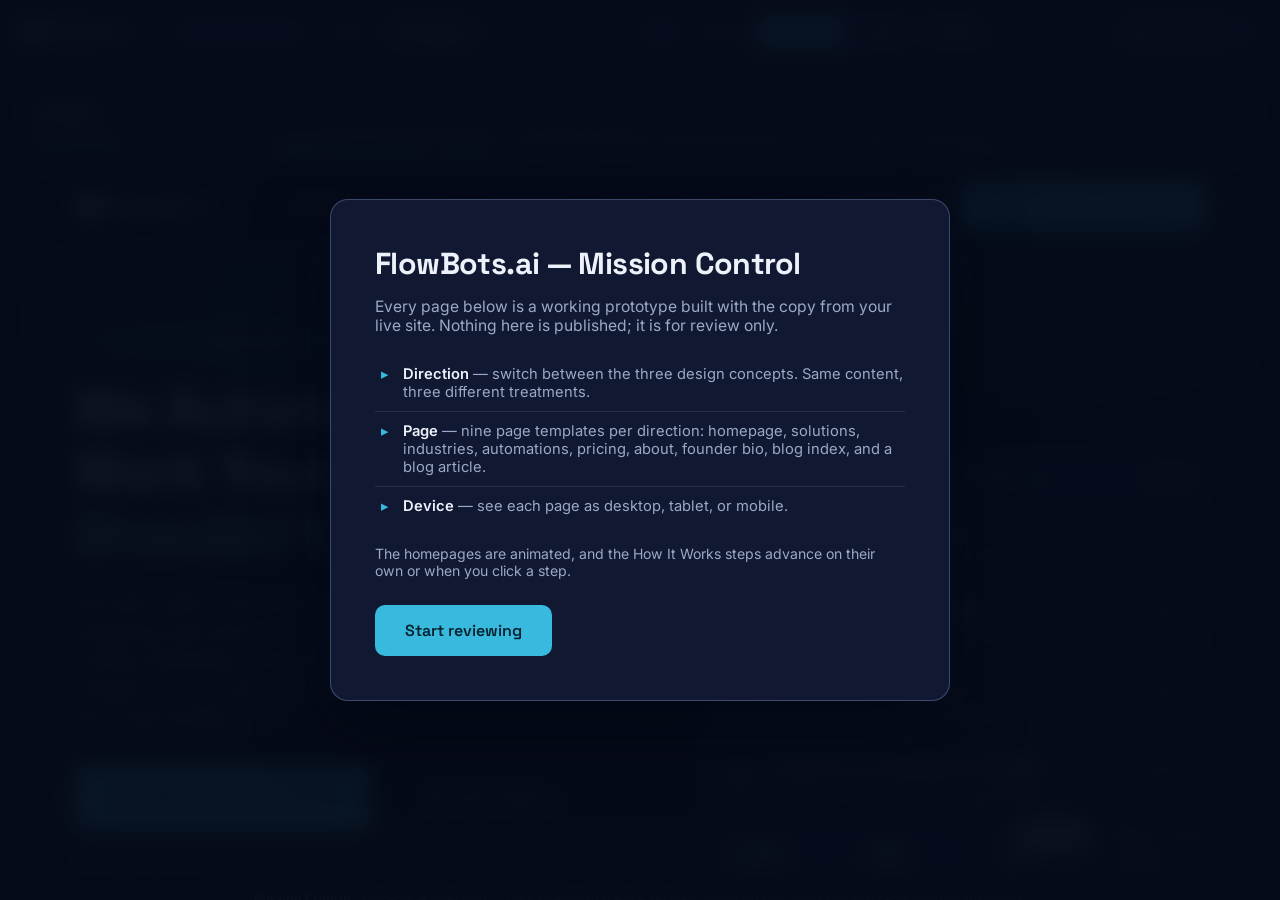
<file: preview.html>
<!DOCTYPE html>
<html lang="en">
<head>
<meta charset="UTF-8">
<meta http-equiv="Cache-Control" content="no-cache, no-store, must-revalidate">
<meta http-equiv="Pragma" content="no-cache">
<meta http-equiv="Expires" content="0">
<meta name="viewport" content="width=device-width, initial-scale=1.0">
<title>FlowBots.ai — Mission Control</title>
<meta name="description" content="Three design directions for flowbots.ai. Switch direction, page, and device.">
<link rel="preconnect" href="https://fonts.googleapis.com">
<link rel="preconnect" href="https://fonts.gstatic.com" crossorigin>
<link href="https://fonts.googleapis.com/css2?family=Space+Grotesk:wght@500;600;700&family=Inter:wght@400;500;600&display=swap" rel="stylesheet">
<style>
:root{
  --bg:#0B1020;
  --panel:#111832;
  --panel-2:#161F3E;
  --line:rgba(150,170,220,.16);
  --line-2:rgba(150,170,220,.34);
  --ink:#EDF2FA;
  --muted:#9BA9C6;
  --faint:#6B7896;
  --cyan:#38BADF;
  --cyan-bright:#6FD8F6;
  --ink-dark:#06222E;
  --shadow:0 24px 70px rgba(2,6,20,.6);
  --font-display:"Space Grotesk",system-ui,sans-serif;
  --font-body:"Inter",system-ui,sans-serif;
}
*{margin:0;padding:0;box-sizing:border-box}
html,body{height:100%}
body{
  font-family:var(--font-body);background:var(--bg);color:var(--ink);
  display:flex;flex-direction:column;overflow:hidden;-webkit-font-smoothing:antialiased;
}
button{font:inherit;cursor:pointer}
:focus-visible{outline:2px solid var(--cyan);outline-offset:2px;border-radius:6px}

/* ---------- top control bar ---------- */
.bar{
  flex-shrink:0;background:var(--panel);border-bottom:1px solid var(--line);
  display:flex;align-items:center;gap:22px;padding:12px 20px;flex-wrap:wrap;
}
.bar-brand{display:flex;align-items:center;gap:12px;flex-shrink:0}
.bar-brand svg{height:26px;width:auto}
.bar-brand .tag{
  font-family:var(--font-display);font-size:.68rem;font-weight:600;letter-spacing:.14em;
  text-transform:uppercase;color:var(--cyan);border:1px solid var(--line-2);
  border-radius:999px;padding:4px 11px;white-space:nowrap;
}
.group{display:flex;align-items:center;gap:10px}
.group-label{
  font-family:var(--font-display);font-size:.66rem;font-weight:600;letter-spacing:.15em;
  text-transform:uppercase;color:var(--faint);white-space:nowrap;
}
.seg{display:flex;background:var(--panel-2);border:1px solid var(--line);border-radius:10px;padding:3px;gap:2px}
.seg button{
  background:none;border:0;color:var(--muted);padding:8px 15px;border-radius:7px;
  font-size:.86rem;font-weight:500;transition:background .16s,color .16s;white-space:nowrap;
  display:flex;align-items:center;gap:7px;
}
.seg button:hover{color:var(--ink)}
.seg button[aria-pressed="true"]{background:var(--cyan);color:var(--ink-dark);font-weight:600}
.seg .swatch{width:9px;height:9px;border-radius:50%;flex-shrink:0}
.sw1{background:linear-gradient(135deg,#0A1628 50%,#38BADF 50%)}
.sw2{background:linear-gradient(135deg,#FBFAF7 50%,#0E8FB4 50%)}
.sw3{background:linear-gradient(135deg,#38BADF,#7B6CF6 55%,#C86DD7)}

select{
  background:var(--panel-2);border:1px solid var(--line);color:var(--ink);
  padding:9px 13px;border-radius:9px;font-size:.88rem;font-family:inherit;min-width:190px;
}
select:hover{border-color:var(--line-2)}

.bar-right{margin-left:auto;display:flex;align-items:center;gap:12px}
.linkbtn{
  background:var(--panel-2);border:1px solid var(--line);color:var(--muted);
  padding:9px 15px;border-radius:9px;font-size:.84rem;font-weight:500;
  display:inline-flex;align-items:center;gap:7px;text-decoration:none;transition:all .16s;
}
.linkbtn:hover{color:var(--ink);border-color:var(--line-2)}

/* ---------- stage ---------- */
.stage{
  flex:1;min-height:0;display:block;overflow:auto;padding:26px;
  background:
    radial-gradient(900px 500px at 50% -10%,rgba(56,186,223,.08),transparent 65%),
    var(--bg);
}
/* Block layout, not flex: as a flex child the wrapper shrink-fits and the
   device widths below resolve against a collapsed parent instead of the stage. */
.stage-inner{max-width:100%}
.frame-wrap{
  transition:width .3s cubic-bezier(.2,.8,.3,1);
  width:100%;max-width:100%;margin:0 auto;
}
.frame-wrap.desktop{width:100%;max-width:1600px}
.frame-wrap{--frame-bg:#060B16}
.frame-wrap.tablet{width:834px;max-width:100%}
.frame-wrap.mobile{width:412px;max-width:100%}

.device{
  background:var(--panel);border:1px solid var(--line-2);border-radius:14px;
  box-shadow:var(--shadow);overflow:hidden;display:flex;flex-direction:column;
}
.frame-wrap.tablet .device,.frame-wrap.mobile .device{border-radius:26px;padding:10px;background:#1A2340}
.frame-wrap.mobile .device{border-radius:34px;padding:11px}
.device-chrome{
  display:flex;align-items:center;gap:8px;padding:9px 14px;
  border-bottom:1px solid var(--line);background:var(--panel-2);flex-shrink:0;
}
.frame-wrap.tablet .device-chrome,.frame-wrap.mobile .device-chrome{display:none}
.device-chrome .dot{width:10px;height:10px;border-radius:50%}
.dot-r{background:#FF6B6B}.dot-y{background:#FFC65C}.dot-g{background:#3FDFA5}
.device-chrome .url{
  margin-left:12px;background:var(--bg);border:1px solid var(--line);border-radius:6px;
  padding:4px 12px;font-size:.75rem;color:var(--faint);flex:1;max-width:420px;
}
.notch{
  display:none;height:22px;align-items:center;justify-content:center;flex-shrink:0;
}
.frame-wrap.mobile .notch{display:flex}
.notch::before{content:"";width:110px;height:5px;border-radius:3px;background:rgba(255,255,255,.22)}

iframe{
  width:100%;border:0;display:block;background:var(--frame-bg,#0A1628);
  height:calc(100vh - 160px);
}
.frame-wrap.tablet iframe{height:1100px;max-height:calc(100vh - 130px);border-radius:16px}
.frame-wrap.mobile iframe{height:880px;max-height:calc(100vh - 130px);border-radius:24px}

/* ---------- loading + meta ---------- */
.stage-meta{
  text-align:center;color:var(--faint);font-size:.78rem;margin:14px auto 0;max-width:900px;
}
.stage-meta b{color:var(--muted);font-weight:600}

/* ---------- welcome overlay ---------- */
.welcome{
  position:fixed;inset:0;z-index:100;background:rgba(6,11,25,.94);backdrop-filter:blur(10px);
  display:flex;align-items:center;justify-content:center;padding:24px;overflow:auto;
}
.welcome.hide{display:none}
.welcome-card{
  background:var(--panel);border:1px solid var(--line-2);border-radius:18px;
  padding:44px;max-width:620px;box-shadow:var(--shadow);
}
.welcome-card h1{font-family:var(--font-display);font-size:1.9rem;margin-bottom:14px;letter-spacing:-.02em}
.welcome-card p{color:var(--muted);margin-bottom:16px;font-size:.98rem}
.welcome-card ul{list-style:none;margin:20px 0}
.welcome-card li{
  color:var(--muted);font-size:.92rem;padding:10px 0 10px 28px;position:relative;
  border-top:1px solid var(--line);
}
.welcome-card li:first-child{border-top:0}
.welcome-card li::before{content:"▸";position:absolute;left:6px;color:var(--cyan)}
.welcome-card li b{color:var(--ink);font-weight:600}
.welcome-card .start{
  background:var(--cyan);color:var(--ink-dark);border:0;border-radius:10px;
  padding:15px 30px;font-family:var(--font-display);font-weight:600;font-size:1rem;
  margin-top:10px;transition:transform .16s,background .16s;
}
.welcome-card .start:hover{background:var(--cyan-bright);transform:translateY(-1px)}

@media(max-width:980px){
  .bar{gap:14px;padding:10px 14px}
  .group-label{display:none}
  .bar-right{display:none}
  .stage{padding:14px}
  .frame-wrap.tablet,.frame-wrap.mobile{width:100%}
  .device-chrome{display:none}
  iframe{height:calc(100vh - 130px)}
  .welcome-card{padding:30px 24px}
}
@media (prefers-reduced-motion:reduce){
  *{transition-duration:.001s!important}
}
</style>
</head>
<body>

<!-- welcome -->
<div class="welcome" id="welcome">
  <div class="welcome-card">
    <h1>FlowBots.ai — Mission Control</h1>
    <p>Every page below is a working prototype built with the copy from your live site. Nothing here is published; it is for review only.</p>
    <ul>
      <li><b>Direction</b> — switch between the three design concepts. Same content, three different treatments.</li>
      <li><b>Page</b> — nine page templates per direction: homepage, solutions, industries, automations, pricing, about, founder bio, blog index, and a blog article.</li>
      <li><b>Device</b> — see each page as desktop, tablet, or mobile.</li>
    </ul>
    <p style="font-size:.88rem">The homepages are animated, and the How It Works steps advance on their own or when you click a step.</p>
    <button class="start" id="startBtn">Start reviewing</button>
  </div>
</div>

<!-- control bar -->
<header class="bar">
  <div class="bar-brand">
    <svg xmlns="http://www.w3.org/2000/svg" width="150" height="28" viewBox="0 0 320 60" role="img" aria-label="flowbots.ai"><g transform="translate(2 4)"><path stroke="#fff" stroke-linecap="round" stroke-width="2.5" d="M26 0v8"/><circle cx="26" r="3" fill="#38badf"/><rect width="44" height="36" x="4" y="10" fill="#fff" rx="12" ry="12"/><rect width="6" height="12" y="22" fill="#fff" rx="3" ry="3"/><rect width="6" height="12" x="46" y="22" fill="#fff" rx="3" ry="3"/><rect width="28" height="16" x="12" y="18" fill="#0a1628" rx="6" ry="6"/><rect width="7" height="10" x="16" y="21" fill="#38badf" rx="3" ry="3"/><rect width="7" height="10" x="29" y="21" fill="#38badf" rx="3" ry="3"/><path stroke="#0a1628" stroke-linecap="round" stroke-width="2" d="M19 40h14"/></g><text x="62" y="40" fill="#fff" font-family="'Space Grotesk',Arial,sans-serif" font-size="34" font-weight="700" letter-spacing="-.5">flowbots<tspan fill="#38badf">.ai</tspan></text></svg>
    <span class="tag">Mission Control</span>
  </div>

  <div class="group">
    <span class="group-label">Page</span>
    <select id="pageSel" aria-label="Page">
      <option value="index.html">Homepage</option>
      <option value="solutions.html">Solutions — After-Hours Call Coverage</option>
      <option value="industries.html">Industries — Medical &amp; Dental</option>
      <option value="automations.html">Automations — Workflow Consulting</option>
      <option value="pricing.html">Pricing</option>
      <option value="about.html">About</option>
      <option value="bio.html">Founder Bio — Brian &amp; Hanson</option>
      <option value="blog.html">Blog Index</option>
      <option value="blog-post.html">Blog Article</option>
    </select>
  </div>

  <div class="group">
    <span class="group-label">Device</span>
    <div class="seg" id="devSeg" role="group" aria-label="Device preview">
      <button data-dev="desktop" aria-pressed="true">Desktop</button>
      <button data-dev="tablet" aria-pressed="false">Tablet</button>
      <button data-dev="mobile" aria-pressed="false">Mobile</button>
    </div>
  </div>

  <div class="bar-right">
    <a class="linkbtn" id="openNew" href="index.html?motion=on" target="_blank" rel="noopener">Open full screen ↗</a>
  </div>
</header>

<!-- stage -->
<main class="stage">
  <div class="stage-inner">
    <div class="frame-wrap desktop" id="frameWrap">
      <div class="device">
        <div class="device-chrome">
          <span class="dot dot-r"></span><span class="dot dot-y"></span><span class="dot dot-g"></span>
          <span class="url" id="urlBar">flowbots.ai</span>
        </div>
        <div class="notch"></div>
        <iframe id="preview" src="index.html" title="Design preview"></iframe>
      </div>
    </div>
    <p class="stage-meta" id="stageMeta"><b>Direction 1 — Mission Control</b> · Homepage · Desktop</p>
  </div>
</main>

<script>
(function(){
  var PAGE_URLS = {
    'index.html':'flowbots.ai',
    'solutions.html':'flowbots.ai/services/voice-ai/after-hours-call-coverage/',
    'industries.html':'flowbots.ai/industries/healthcare/medical-dental-practices/',
    'automations.html':'flowbots.ai/custom-ai-automations/workflow-automation-consulting/',
    'pricing.html':'flowbots.ai/pricing/',
    'about.html':'flowbots.ai/about/',
    'bio.html':'flowbots.ai/about/brian-hong/',
    'blog.html':'flowbots.ai/blog/',
    'blog-post.html':'flowbots.ai/ai-for-tour-operators-automate-bookings-confirmations-and-reviews/'
  };

  var page = 'index.html', dev = 'desktop';
  // accept a handoff from the floating selector on a design page
  (function(){
    try{
      var q = new URLSearchParams(location.search);
      var qp = q.get('page'), qd = q.get('device');
      if (qp) page = qp;
      if (qd === 'tablet' || qd === 'mobile' || qd === 'desktop') dev = qd;
    }catch(e){}
  })();
  var frame = document.getElementById('preview');
  var wrap = document.getElementById('frameWrap');
  var meta = document.getElementById('stageMeta');
  var urlBar = document.getElementById('urlBar');
  var openNew = document.getElementById('openNew');
  var pageSel = document.getElementById('pageSel');

  function labelFor(sel){
    var o = sel.options[sel.selectedIndex];
    return o ? o.textContent.split('—')[0].trim() : '';
  }
  function render(){
    // ?motion=on tells the page to animate even when the viewer's OS asks for
    // reduced motion — otherwise these prototypes look completely static.
    var q = '?motion=on';   // the designs are always animated
    frame.src = page + q;
    wrap.className = 'frame-wrap ' + dev;
    urlBar.textContent = PAGE_URLS[page] || 'flowbots.ai';
    openNew.href = page + q;
    meta.innerHTML = '<b>Mission Control</b> · ' + labelFor(pageSel) +
      ' · ' + dev.charAt(0).toUpperCase() + dev.slice(1) + ' &nbsp;·&nbsp; Dark operations-centre aesthetic. Navy ground, cyan signal accents, dashboard motifs.';
  }
  function bindSeg(id, attr, setter){
    var seg = document.getElementById(id);
    seg.addEventListener('click', function(e){
      var btn = e.target.closest('button');
      if(!btn) return;
      seg.querySelectorAll('button').forEach(function(b){ b.setAttribute('aria-pressed','false'); });
      btn.setAttribute('aria-pressed','true');
      setter(btn.getAttribute(attr));
      render();
    });
  }
  bindSeg('devSeg','data-dev',function(v){
    if (v === 'desktop') { location.href = page; return; }  // back to the full page
    dev = v;
  });
  (function(){
    var sel = document.getElementById('pageSel');
    if (sel) sel.value = page;
    document.querySelectorAll('#devSeg button').forEach(function(b){
      b.setAttribute('aria-pressed', b.getAttribute('data-dev') === dev ? 'true' : 'false');
    });
  })();
  pageSel.addEventListener('change', function(){ page = pageSel.value; render(); });

  /* Always open on the Homepage. The previous build restored the last view
     from localStorage, so reopening the link dropped you wherever you left
     off instead of at the start of the walkthrough. */

  /* welcome overlay — shown once per browser */
  var welcome = document.getElementById('welcome');
  var seen = false;
  try{ seen = localStorage.getItem('fb-welcome') === '1'; }catch(e){}
  if(seen) welcome.classList.add('hide');
  document.getElementById('startBtn').addEventListener('click', function(){
    welcome.classList.add('hide');
    try{ localStorage.setItem('fb-welcome','1'); }catch(e){}
  });

  /* keyboard: arrows change page */
  document.addEventListener('keydown', function(e){
    if(e.target.tagName === 'SELECT' || !welcome.classList.contains('hide')) return;
    if(e.key === 'ArrowRight' || e.key === 'ArrowLeft'){
      var i = pageSel.selectedIndex + (e.key === 'ArrowRight' ? 1 : -1);
      if(i < 0) i = pageSel.options.length - 1;
      if(i >= pageSel.options.length) i = 0;
      pageSel.selectedIndex = i;
      page = pageSel.value;
      render();
    }
  });

  render();
})();
</script>
</body>
</html>
</file>
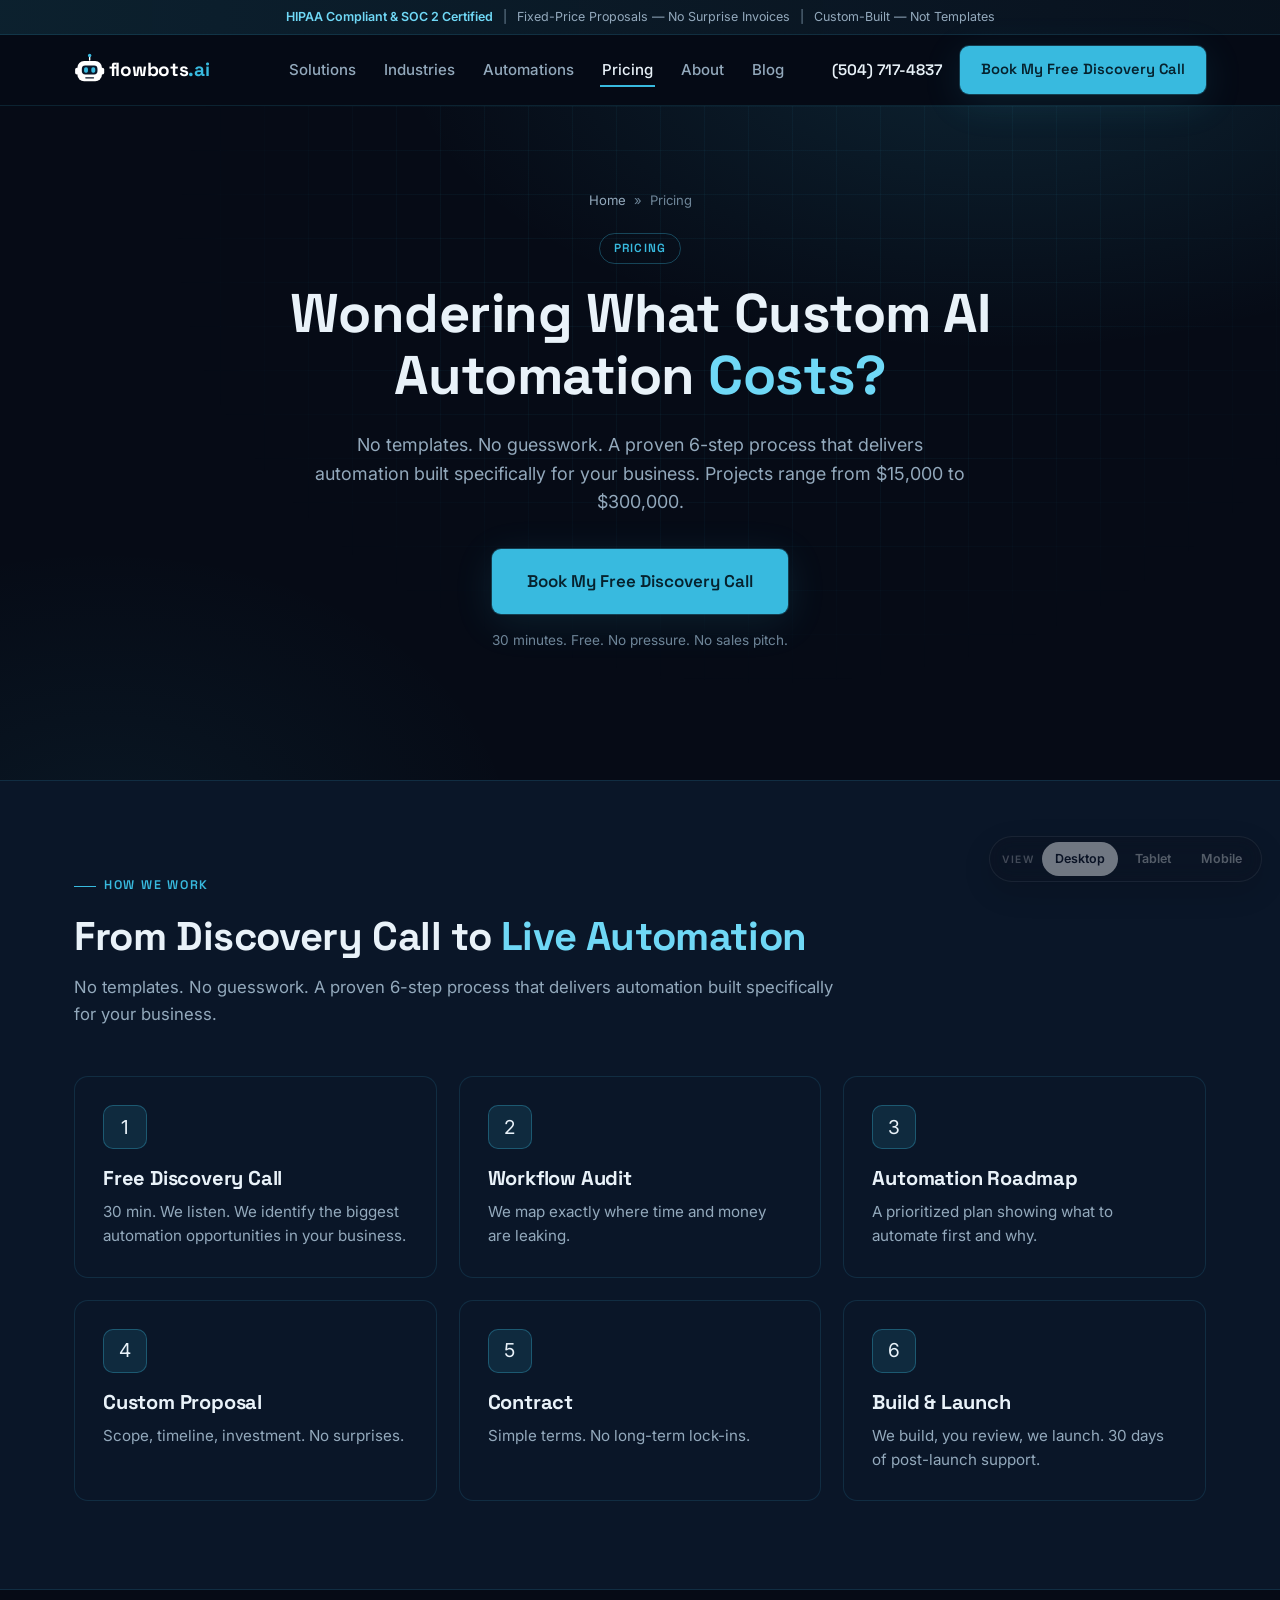
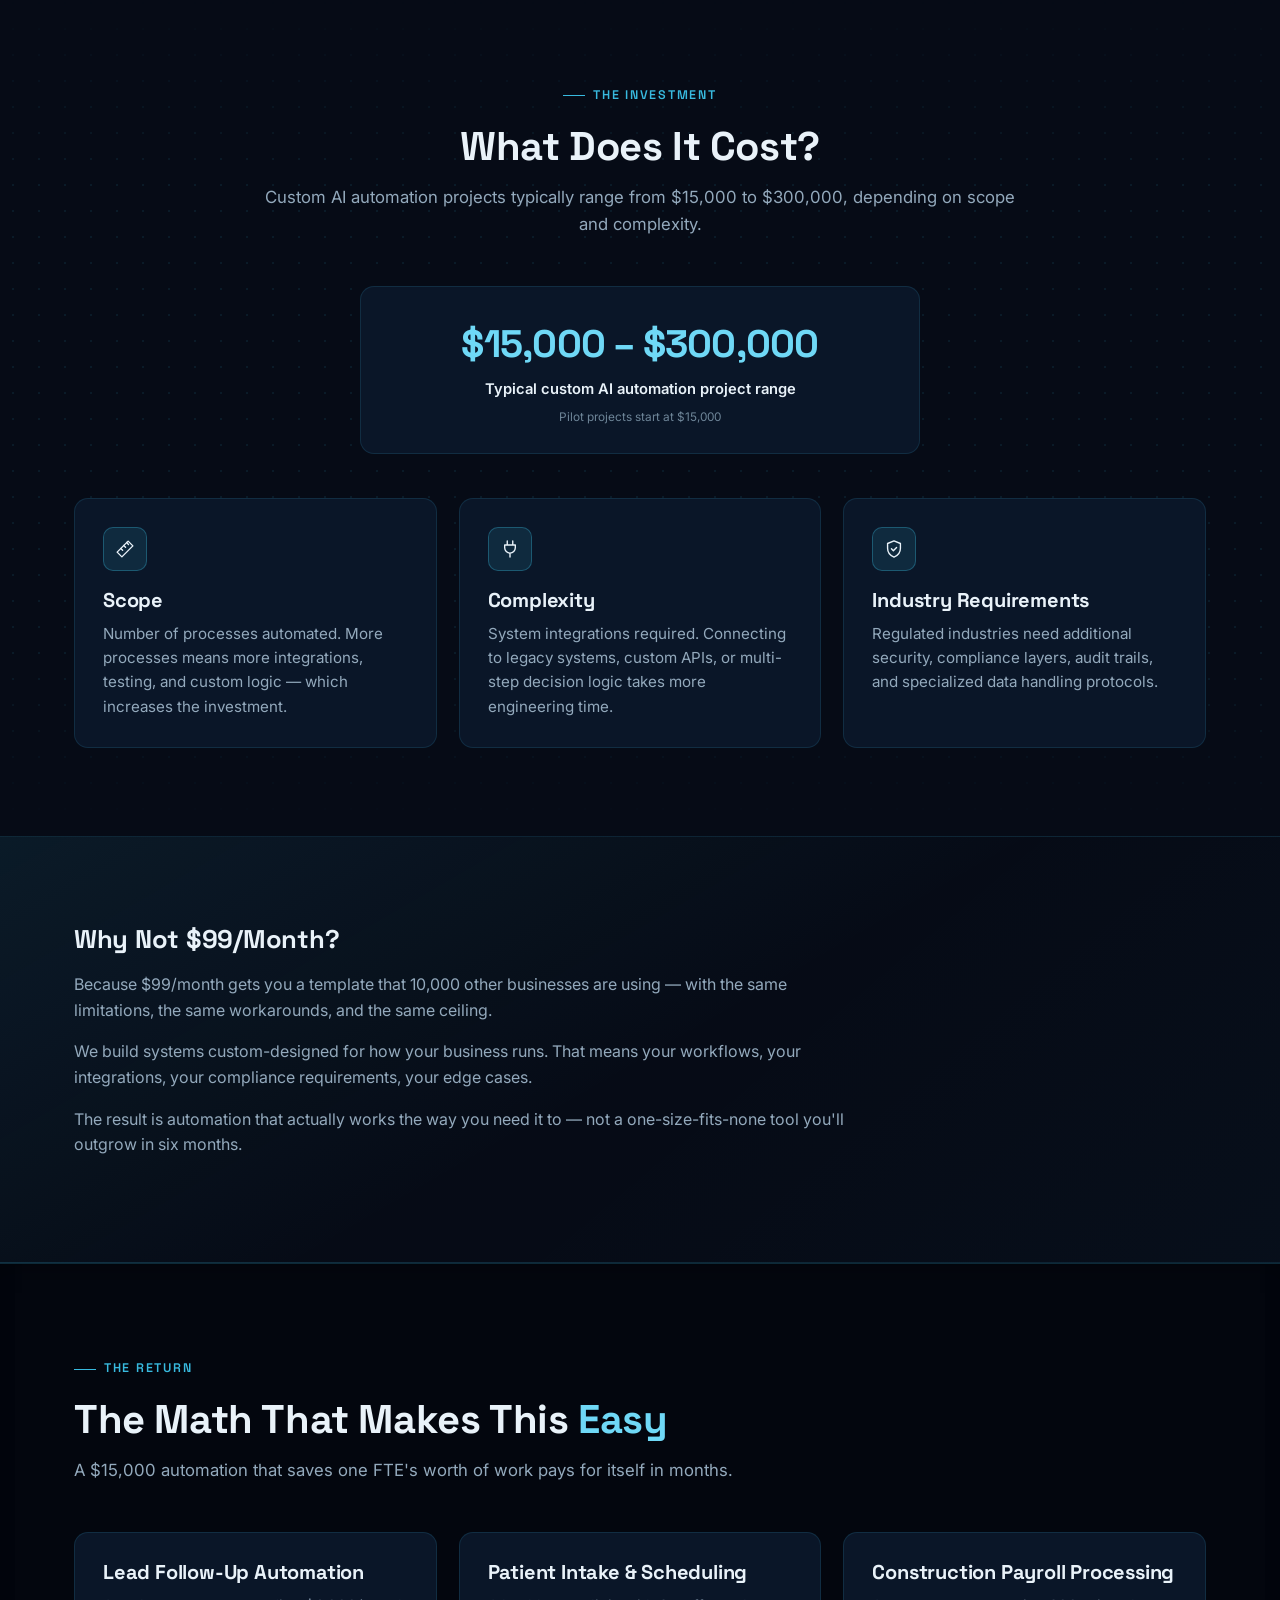
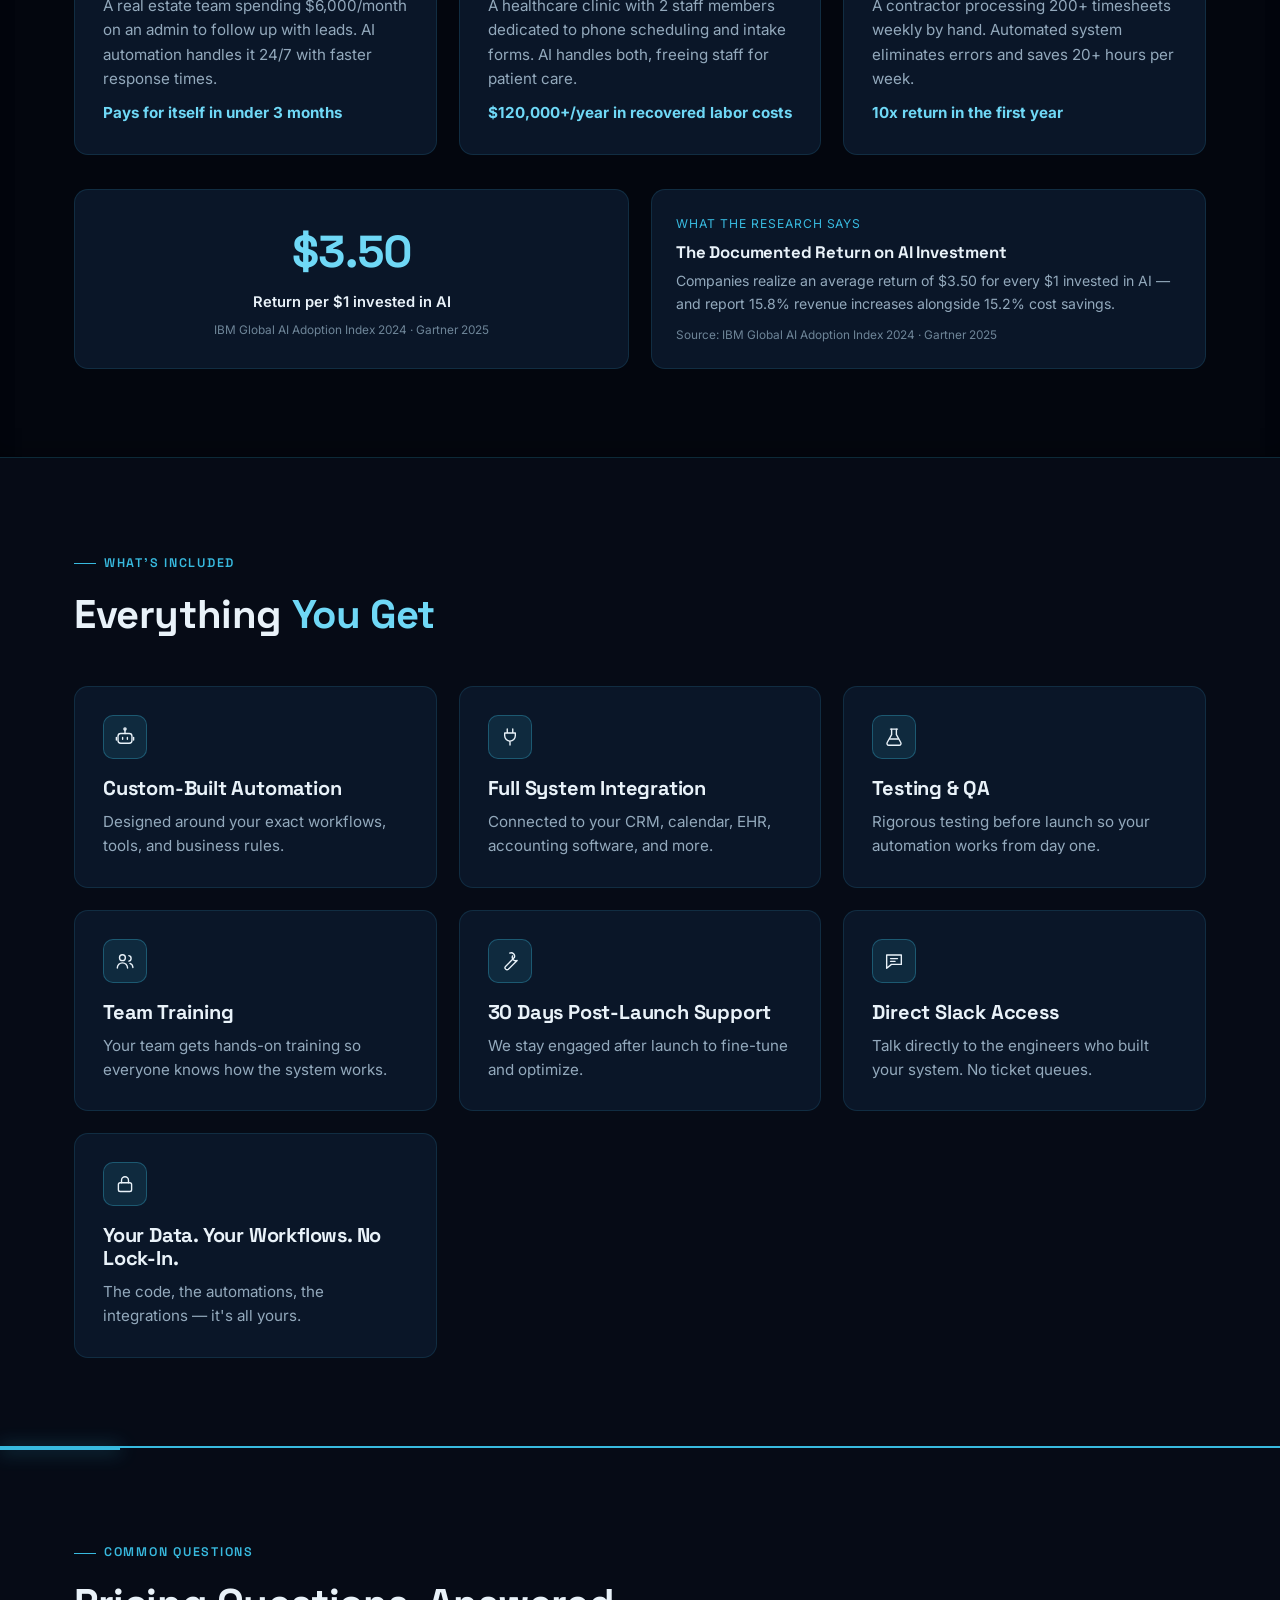
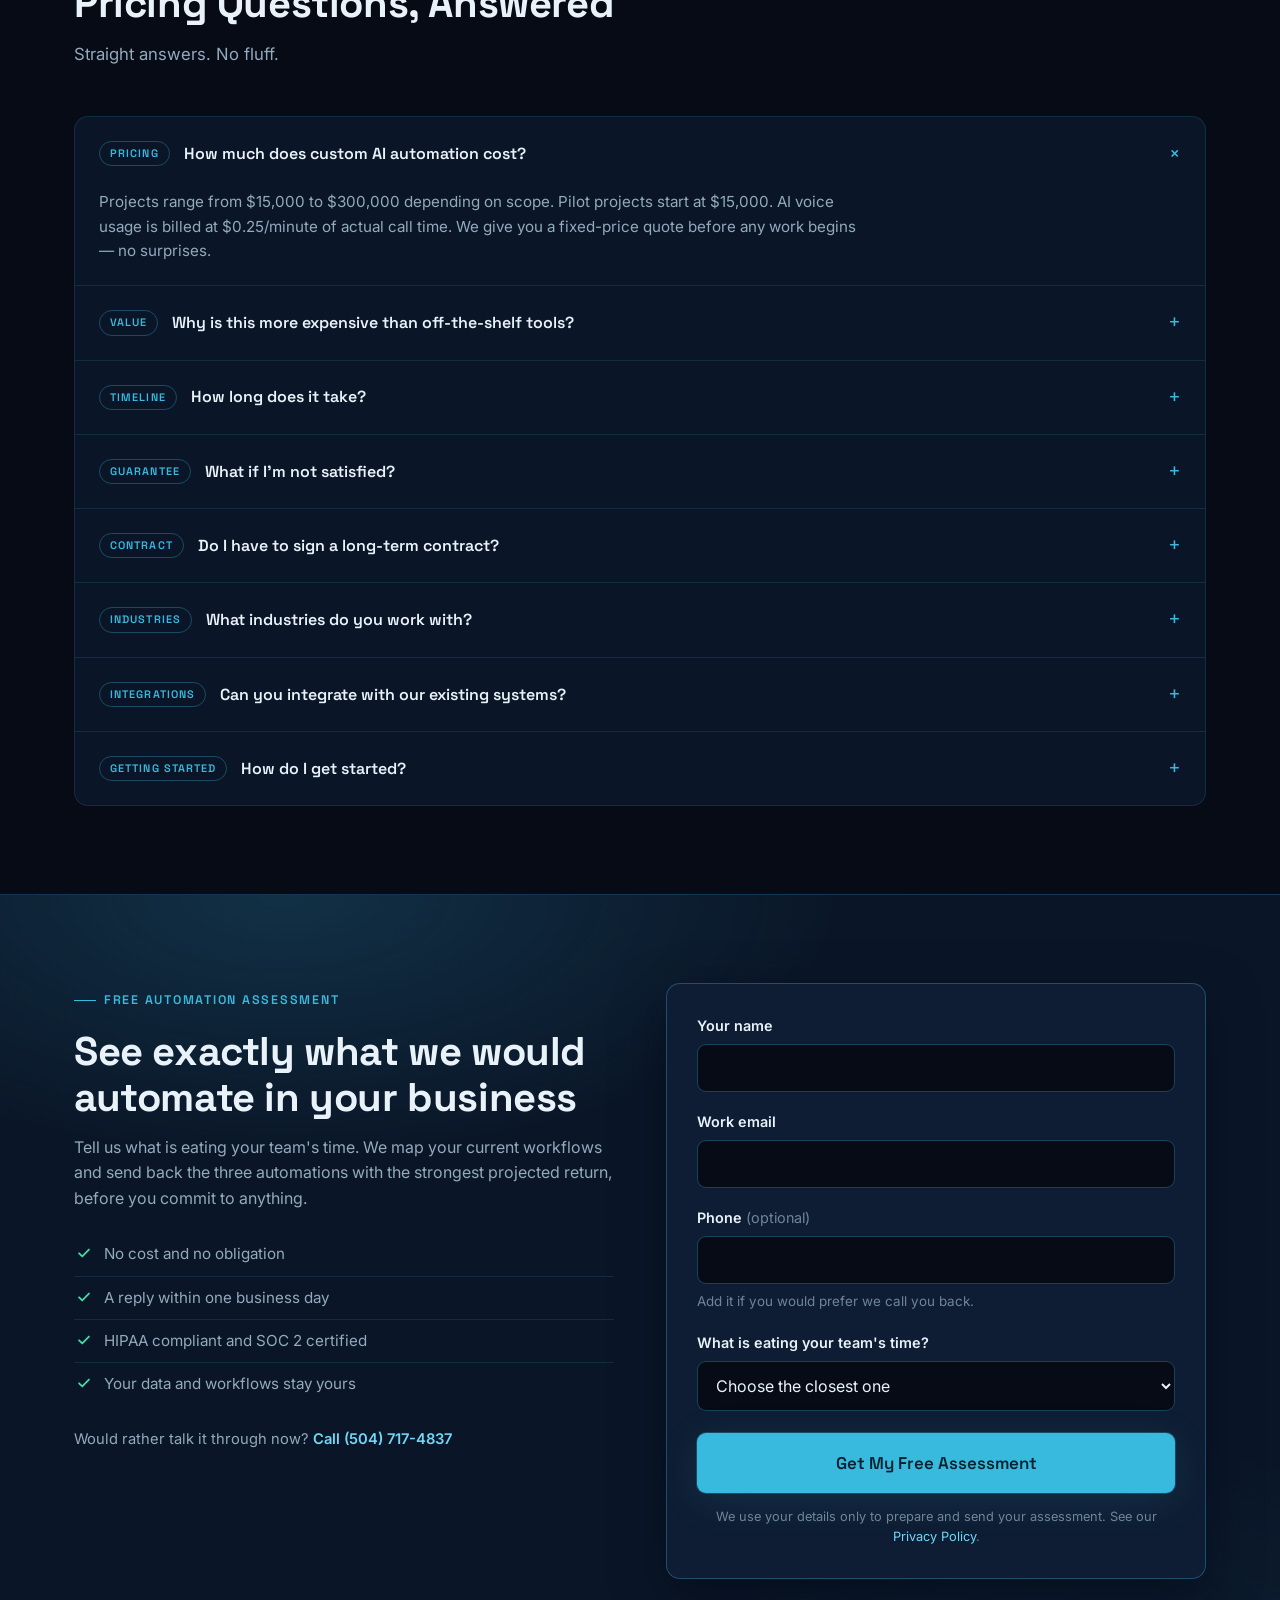
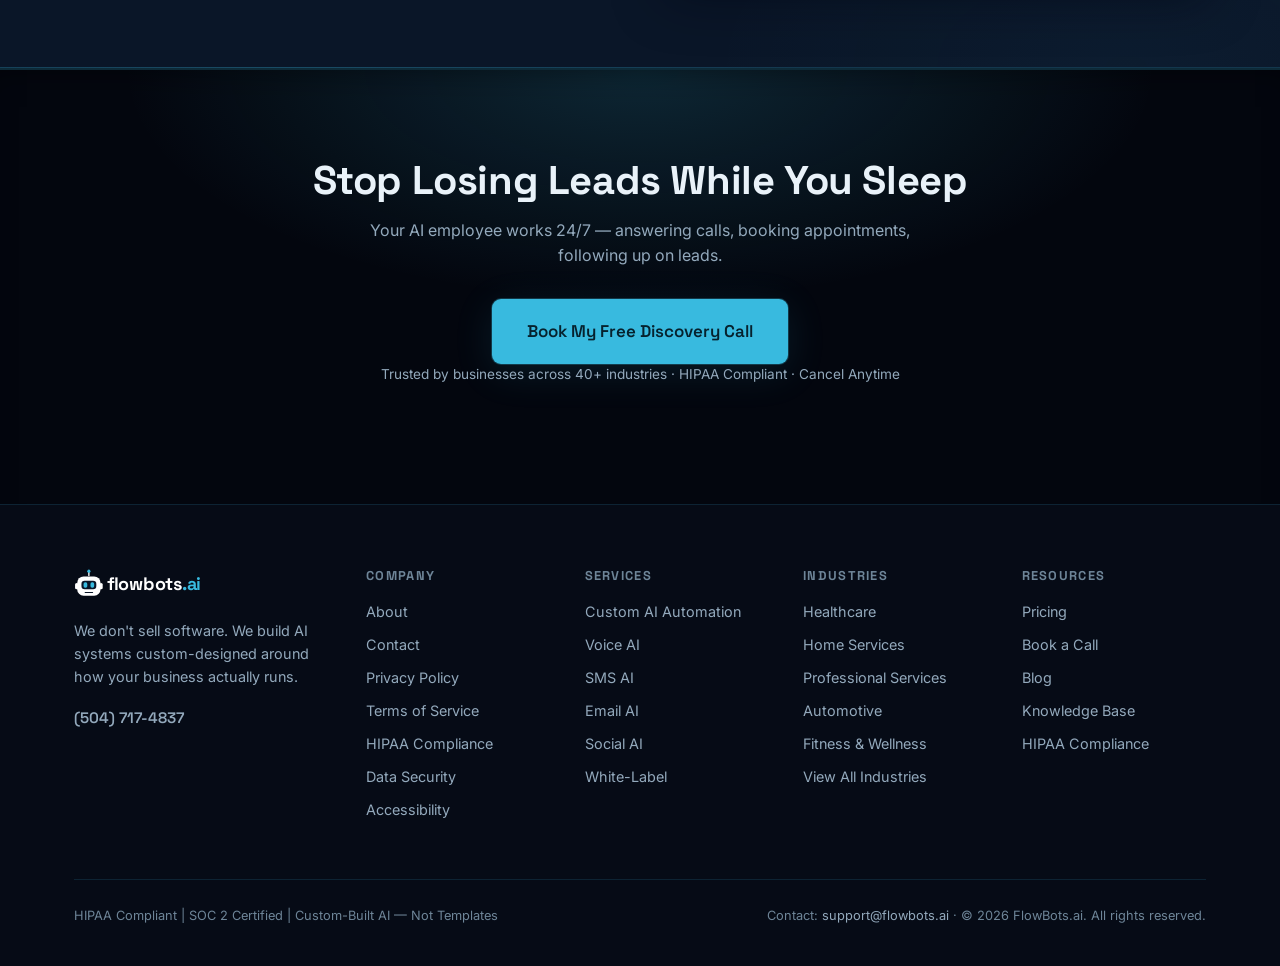
<file: pricing.html>
<!DOCTYPE html>
<html lang="en">
<head>
<meta charset="UTF-8">
<meta name="viewport" content="width=device-width, initial-scale=1.0">
<title>What Does Custom AI Automation Cost? | Pricing &amp; Process | FlowBots.ai</title>
<meta name="description" content="Custom AI automation projects range from $15,000 to $300,000. See our 6-step process, what drives the price, and exactly what's included before you sign anything.">
<link rel="preconnect" href="https://fonts.googleapis.com">
<link rel="preconnect" href="https://fonts.gstatic.com" crossorigin>
<link href="https://fonts.googleapis.com/css2?family=Space+Grotesk:wght@500;600;700&family=Inter:wght@400;500;600&display=swap" rel="stylesheet">
<link rel="stylesheet" href="style.css?v=28">
<script>/* These are the animated designs: motion is on unless a URL explicitly
   asks for ?motion=off. A production build should restore respect for
   prefers-reduced-motion; this is a review prototype. */
try{if(!/[?&]motion=off/.test(location.search))document.documentElement.classList.add('motion-on');}catch(e){}</script>
</head>
<body>
<svg class="icon-sprite" aria-hidden="true" focusable="false" style="position:absolute;width:0;height:0;overflow:hidden"><defs><symbol id="i-phone" viewBox="0 0 24 24"><path d="M6.2 3.5h3.1l1.5 3.9-2 1.4a12.4 12.4 0 0 0 6.4 6.4l1.4-2 3.9 1.5v3.1a2 2 0 0 1-2.2 2A16.6 16.6 0 0 1 4.2 5.7a2 2 0 0 1 2-2.2Z"/></symbol><symbol id="i-message" viewBox="0 0 24 24"><path d="M4 5.5h16v10.2H9.2L4 20V5.5Z"/><path d="M8.2 9.4h7.6M8.2 12.4h5"/></symbol><symbol id="i-shield" viewBox="0 0 24 24"><path d="M12 3.2 19 6v5.1c0 4.5-2.9 8-7 9.7-4.1-1.7-7-5.2-7-9.7V6l7-2.8Z"/><path d="M9.2 11.8 11.3 14l3.5-3.7"/></symbol><symbol id="i-plug" viewBox="0 0 24 24"><path d="M9 3.2v4.4M15 3.2v4.4M6.2 7.6h11.6v3.1a5.8 5.8 0 0 1-11.6 0V7.6ZM12 16.5v4.3"/></symbol><symbol id="i-gear" viewBox="0 0 24 24"><circle cx="12" cy="12" r="3.1"/><path d="M12 3.2v2.4M12 18.4v2.4M5.8 5.8l1.7 1.7M16.5 16.5l1.7 1.7M3.2 12h2.4M18.4 12h2.4M5.8 18.2l1.7-1.7M16.5 7.5l1.7-1.7"/></symbol><symbol id="i-chart" viewBox="0 0 24 24"><path d="M3.5 20.4h17"/><path d="M6.8 20.4v-6.2M11.4 20.4V7.6M16 20.4v-9.2"/></symbol><symbol id="i-sync" viewBox="0 0 24 24"><path d="M20.2 12a8.2 8.2 0 0 1-13.9 5.9M3.8 12A8.2 8.2 0 0 1 17.7 6.1"/><path d="M3.8 7.2V12h4.8M20.2 16.8V12h-4.8"/></symbol><symbol id="i-folder" viewBox="0 0 24 24"><path d="M3.6 6.4h5.6l2 2.4h9.2v10.8H3.6V6.4Z"/><path d="M3.6 11.6h16.8"/></symbol><symbol id="i-puzzle" viewBox="0 0 24 24"><path d="M9.4 4.2h5.2v2.3a1.7 1.7 0 1 0 3.4 0V4.2h1.8v5.2h-2.3a1.7 1.7 0 1 0 0 3.4h2.3v6.9H4.2v-6.9h2.3a1.7 1.7 0 1 0 0-3.4H4.2V4.2h5.2Z"/></symbol><symbol id="i-bolt" viewBox="0 0 24 24"><path d="M13.4 2.6 4.8 13.5h5.9l-1.1 7.9 8.6-10.9h-5.9l1.1-7.9Z"/></symbol><symbol id="i-lock" viewBox="0 0 24 24"><rect x="4.8" y="10.6" width="14.4" height="9.6" rx="2"/><path d="M8.2 10.6V7.9a3.8 3.8 0 0 1 7.6 0v2.7"/></symbol><symbol id="i-unlock" viewBox="0 0 24 24"><rect x="4.8" y="10.6" width="14.4" height="9.6" rx="2"/><path d="M8.2 10.6V7.9a3.8 3.8 0 0 1 7.1-1.9"/></symbol><symbol id="i-document" viewBox="0 0 24 24"><path d="M6.2 3.4h7.4l4.2 4.2v13H6.2V3.4Z"/><path d="M13.6 3.4v4.2h4.2M9.2 12.4h5.6M9.2 15.8h5.6"/></symbol><symbol id="i-flask" viewBox="0 0 24 24"><path d="M9.4 3.4v6.1L4.6 18a2 2 0 0 0 1.7 3h11.4a2 2 0 0 0 1.7-3l-4.8-8.5V3.4"/><path d="M8.2 3.4h7.6M7.4 14.2h9.2"/></symbol><symbol id="i-trending" viewBox="0 0 24 24"><path d="M3.4 16.8 9.2 11l3.7 3.7 7.7-7.7"/><path d="M15.4 7h5.2v5.2"/></symbol><symbol id="i-users" viewBox="0 0 24 24"><circle cx="9.2" cy="8.4" r="3.2"/><path d="M3.6 19.6a5.6 5.6 0 0 1 11.2 0"/><path d="M16.2 6.2a3 3 0 0 1 0 5.9M17.4 14.6a5 5 0 0 1 3.2 4.6"/></symbol><symbol id="i-bot" viewBox="0 0 24 24"><rect x="4.4" y="8.2" width="15.2" height="10.6" rx="3"/><path d="M12 4.2v4M9.4 12.6v1.8M14.6 12.6v1.8M2.6 12.4v3M21.4 12.4v3"/><circle cx="12" cy="3.2" r="1.2"/></symbol><symbol id="i-tools" viewBox="0 0 24 24"><path d="M14.8 6.4a3.8 3.8 0 0 0 5 5l-9.6 9.6a2.2 2.2 0 0 1-3.1-3.1l9.6-9.6a3.8 3.8 0 0 0-5-5"/></symbol><symbol id="i-receipt" viewBox="0 0 24 24"><path d="M6 3.4h12v17.2l-3-1.9-3 1.9-3-1.9-3 1.9V3.4Z"/><path d="M9 8.4h6M9 12.2h6"/></symbol><symbol id="i-star" viewBox="0 0 24 24"><path d="m12 3.4 2.7 5.5 6 .9-4.3 4.2 1 6-5.4-2.8-5.4 2.8 1-6L3.3 9.8l6-.9L12 3.4Z"/></symbol><symbol id="i-mic" viewBox="0 0 24 24"><rect x="9.2" y="2.6" width="5.6" height="10.8" rx="2.8"/><path d="M5.4 11.6a6.6 6.6 0 0 0 13.2 0M12 18.2v3.2"/></symbol><symbol id="i-repeat" viewBox="0 0 24 24"><path d="M4.2 9.4a4 4 0 0 1 4-4h11.6M19.8 14.6a4 4 0 0 1-4 4H4.2"/><path d="M16.6 2.4 19.8 5.4l-3.2 3M7.4 15.6 4.2 18.6l3.2 3"/></symbol><symbol id="i-cpu" viewBox="0 0 24 24"><rect x="7.6" y="7.6" width="8.8" height="8.8" rx="1.6"/><path d="M10.6 2.8v4.8M13.4 2.8v4.8M10.6 16.4v4.8M13.4 16.4v4.8M2.8 10.6h4.8M2.8 13.4h4.8M16.4 10.6h4.8M16.4 13.4h4.8"/></symbol><symbol id="i-calendar" viewBox="0 0 24 24"><rect x="3.8" y="5.4" width="16.4" height="15" rx="2"/><path d="M8.2 2.8v4.4M15.8 2.8v4.4M3.8 10.4h16.4"/></symbol><symbol id="i-card" viewBox="0 0 24 24"><rect x="2.8" y="5.2" width="18.4" height="13.6" rx="2.2"/><path d="M2.8 10h18.4M6.4 14.6h3.4"/></symbol><symbol id="i-ruler" viewBox="0 0 24 24"><path d="m3.4 15.4 12-12 5.2 5.2-12 12-5.2-5.2Z"/><path d="m7.4 11.4 2 2M10.6 8.2l2 2M13.8 5 15.8 7"/></symbol><symbol id="i-clock" viewBox="0 0 24 24"><circle cx="12" cy="12" r="8.6"/><path d="M12 6.8V12l3.4 2.2"/></symbol><symbol id="i-search" viewBox="0 0 24 24"><circle cx="10.8" cy="10.8" r="6.8"/><path d="m16 16 4.6 4.6"/></symbol><symbol id="i-graduation" viewBox="0 0 24 24"><path d="M2.8 8.6 12 4.2l9.2 4.4-9.2 4.4L2.8 8.6Z"/><path d="M6.6 10.6v5.2c0 1.6 2.4 2.9 5.4 2.9s5.4-1.3 5.4-2.9v-5.2M20.4 9v5.4"/></symbol><symbol id="i-target" viewBox="0 0 24 24"><circle cx="12" cy="12" r="8.4"/><circle cx="12" cy="12" r="4.6"/><circle cx="12" cy="12" r="1"/></symbol><symbol id="i-home" viewBox="0 0 24 24"><path d="M3.8 10.8 12 3.8l8.2 7v9.4H3.8v-9.4Z"/><path d="M9.4 20.2v-5.6h5.2v5.6"/></symbol><symbol id="i-health" viewBox="0 0 24 24"><path d="M6.2 3.2v5.4a4.6 4.6 0 0 0 9.2 0V3.2"/><path d="M4.4 3.2h3.6M13.6 3.2h3.6M10.8 13a5.4 5.4 0 0 0 5.4 5.2 3.6 3.6 0 0 0 3.6-3.6v-1.2"/><circle cx="19.8" cy="11.4" r="2"/></symbol><symbol id="i-building" viewBox="0 0 24 24"><path d="M4.2 20.6V8.2L12 3.4l7.8 4.8v12.4"/><path d="M3 20.6h18M8 11.4h2.4M13.6 11.4H16M8 15.4h2.4M13.6 15.4H16"/></symbol><symbol id="i-check" viewBox="0 0 24 24"><path d="m4.6 12.4 4.8 4.8 10-10.4"/></symbol><symbol id="i-x" viewBox="0 0 24 24"><path d="M6.2 6.2l11.6 11.6M17.8 6.2 6.2 17.8"/></symbol><symbol id="i-menu" viewBox="0 0 24 24"><path d="M3.8 7h16.4M3.8 12h16.4M3.8 17h16.4"/></symbol><symbol id="i-arrow-down" viewBox="0 0 24 24"><path d="M12 4.2v14.6M6.4 13.4 12 19l5.6-5.6"/></symbol><symbol id="i-mail" viewBox="0 0 24 24"><rect x="3.2" y="5.2" width="17.6" height="13.6" rx="2"/><path d="m3.8 6.6 8.2 6 8.2-6"/></symbol><symbol id="i-route" viewBox="0 0 24 24"><circle cx="6" cy="6" r="2.6"/><circle cx="18" cy="18" r="2.6"/><path d="M8.6 6h5.8a3.6 3.6 0 0 1 0 7.2H9.6a3.6 3.6 0 0 0 0 7.2h.4"/></symbol></defs></svg>

<div class="topbar">
  <b>HIPAA Compliant &amp; SOC 2 Certified</b><span class="sep">|</span><span class="hide-m">Fixed-Price Proposals — No Surprise Invoices</span><span class="sep hide-m">|</span><span class="hide-m">Custom-Built — Not Templates</span>
</div>

<header class="site-header">
  <div class="wrap nav">
    <a class="brand" href="index.html" aria-label="FlowBots.ai home">
      <svg xmlns="http://www.w3.org/2000/svg" width="200" height="38" viewBox="0 0 320 60" role="img" aria-label="flowbots.ai"><g transform="translate(2 4)"><path stroke="#fff" stroke-linecap="round" stroke-width="2.5" d="M26 0v8"/><circle cx="26" r="3" fill="#38badf"/><rect width="44" height="36" x="4" y="10" fill="#fff" rx="12" ry="12"/><rect width="6" height="12" y="22" fill="#fff" rx="3" ry="3"/><rect width="6" height="12" x="46" y="22" fill="#fff" rx="3" ry="3"/><rect width="28" height="16" x="12" y="18" fill="#0a1628" rx="6" ry="6"/><rect width="7" height="10" x="16" y="21" fill="#38badf" rx="3" ry="3"/><rect width="7" height="10" x="29" y="21" fill="#38badf" rx="3" ry="3"/><path stroke="#0a1628" stroke-linecap="round" stroke-width="2" d="M19 40h14"/></g><text x="62" y="40" fill="#fff" font-family="'Space Grotesk','DM Sans',Arial,sans-serif" font-size="34" font-weight="700" letter-spacing="-.5">flowbots<tspan fill="#38badf">.ai</tspan></text></svg>
    </a>
    <ul class="nav-links">
      <li><a href="solutions.html">Solutions</a></li>
      <li><a href="industries.html">Industries</a></li>
      <li><a href="automations.html">Automations</a></li>
      <li><a href="pricing.html" aria-current="page">Pricing</a></li>
      <li><a href="about.html">About</a></li>
      <li><a href="blog.html">Blog</a></li>
    </ul>
    <div class="nav-cta">
      <a class="nav-phone" href="tel:+15047174837" data-track="tel-click">(504) 717-4837</a>
      <a class="btn btn-primary" href="https://www.flowbots.ai/book-call/" data-track="cta-book">Book My Free Discovery Call</a>
      <button class="nav-toggle" aria-expanded="false" aria-label="Open menu"><svg class="ico" aria-hidden="true"><use href="#i-menu"></use></svg></button>
    </div>
  </div>
  <nav class="mobile-menu" aria-label="Mobile">
    <a href="solutions.html">Solutions</a>
    <a href="industries.html">Industries</a>
    <a href="automations.html">Automations</a>
    <a href="pricing.html" aria-current="page">Pricing</a>
    <a href="about.html">About</a>
    <a href="blog.html">Blog</a>
    <a href="tel:+15047174837" data-track="tel-click">(504) 717-4837</a>
  </nav>
</header>

<main>

<!-- ============ HERO ============ -->
<section class="hero">
  <div class="wrap" style="position:relative;max-width:860px;text-align:center">
    <p class="crumbs"><a href="index.html">Home</a><span class="sep">»</span>Pricing</p>
    <span class="chip">Pricing</span>
    <h1>Wondering What Custom AI Automation <span class="accent">Costs?</span></h1>
    <p class="lede" style="max-width:660px;margin-left:auto;margin-right:auto">No templates. No guesswork. A proven 6-step process that delivers automation built specifically for your business. Projects range from $15,000 to $300,000.</p>
    <div class="cta-row" style="justify-content:center">
      <a class="btn btn-primary btn-lg" href="https://www.flowbots.ai/book-call/" data-track="cta-book">Book My Free Discovery Call</a>
    </div>
    <p class="micro">30 minutes. Free. No pressure. No sales pitch.</p>
  </div>
</section>

<!-- ============ 6-STEP PROCESS ============ -->
<section class="sec-panel">
  <div class="wrap">
    <div class="section-head reveal">
      <span class="eyebrow">How We Work</span>
      <h2>From Discovery Call to <span class="accent">Live Automation</span></h2>
      <p>No templates. No guesswork. A proven 6-step process that delivers automation built specifically for your business.</p>
    </div>
    <div class="grid-3">
      <div class="card reveal"><div class="card-icon">1</div><h3>Free Discovery Call</h3><p>30 min. We listen. We identify the biggest automation opportunities in your business.</p></div>
      <div class="card reveal"><div class="card-icon">2</div><h3>Workflow Audit</h3><p>We map exactly where time and money are leaking.</p></div>
      <div class="card reveal"><div class="card-icon">3</div><h3>Automation Roadmap</h3><p>A prioritized plan showing what to automate first and why.</p></div>
      <div class="card reveal"><div class="card-icon">4</div><h3>Custom Proposal</h3><p>Scope, timeline, investment. No surprises.</p></div>
      <div class="card reveal"><div class="card-icon">5</div><h3>Contract</h3><p>Simple terms. No long-term lock-ins.</p></div>
      <div class="card reveal"><div class="card-icon">6</div><h3>Build &amp; Launch</h3><p>We build, you review, we launch. 30 days of post-launch support.</p></div>
    </div>
  </div>
</section>

<!-- ============ WHAT DOES IT COST ============ -->
<section class="sec-grid">
  <div class="wrap">
    <div class="section-head center reveal">
      <span class="eyebrow">The Investment</span>
      <h2>What Does It Cost?</h2>
      <p>Custom AI automation projects typically range from $15,000 to $300,000, depending on scope and complexity.</p>
    </div>
    <div class="stat reveal" style="max-width:560px;margin:0 auto 44px">
      <b style="font-size:clamp(1.6rem,3.6vw,2.4rem)">$15,000 – $300,000</b>
      <span class="stat-label">Typical custom AI automation project range</span>
      <span class="stat-src">Pilot projects start at $15,000</span>
    </div>
    <div class="grid-3">
      <div class="card reveal"><div class="card-icon"><svg class="ico" aria-hidden="true"><use href="#i-ruler"></use></svg></div><h3>Scope</h3><p>Number of processes automated. More processes means more integrations, testing, and custom logic — which increases the investment.</p></div>
      <div class="card reveal"><div class="card-icon"><svg class="ico" aria-hidden="true"><use href="#i-plug"></use></svg></div><h3>Complexity</h3><p>System integrations required. Connecting to legacy systems, custom APIs, or multi-step decision logic takes more engineering time.</p></div>
      <div class="card reveal"><div class="card-icon"><svg class="ico" aria-hidden="true"><use href="#i-shield"></use></svg></div><h3>Industry Requirements</h3><p>Regulated industries need additional security, compliance layers, audit trails, and specialized data handling protocols.</p></div>
    </div>
  </div>
</section>

<!-- ============ WHY NOT $99/MONTH ============ -->
<section class="sec-wash">
  <div class="wrap">
    <div class="prose reveal">
      <h2>Why Not $99/Month?</h2>
      <p>Because $99/month gets you a template that 10,000 other businesses are using — with the same limitations, the same workarounds, and the same ceiling.</p>
      <p>We build systems custom-designed for how your business runs. That means your workflows, your integrations, your compliance requirements, your edge cases.</p>
      <p>The result is automation that actually works the way you need it to — not a one-size-fits-none tool you'll outgrow in six months.</p>
    </div>
  </div>
</section>

<!-- ============ THE MATH ============ -->
<section class="sec-inset">
  <div class="wrap">
    <div class="section-head reveal">
      <span class="eyebrow">The Return</span>
      <h2>The Math That Makes This <span class="accent">Easy</span></h2>
      <p>A $15,000 automation that saves one FTE's worth of work pays for itself in months.</p>
    </div>
    <div class="grid-3">
      <div class="card reveal">
        <h3>Lead Follow-Up Automation</h3>
        <p>A real estate team spending $6,000/month on an admin to follow up with leads. AI automation handles it 24/7 with faster response times.</p>
        <p class="mt-1"><strong style="color:var(--accent-bright)">Pays for itself in under 3 months</strong></p>
      </div>
      <div class="card reveal">
        <h3>Patient Intake &amp; Scheduling</h3>
        <p>A healthcare clinic with 2 staff members dedicated to phone scheduling and intake forms. AI handles both, freeing staff for patient care.</p>
        <p class="mt-1"><strong style="color:var(--accent-bright)">$120,000+/year in recovered labor costs</strong></p>
      </div>
      <div class="card reveal">
        <h3>Construction Payroll Processing</h3>
        <p>A contractor processing 200+ timesheets weekly by hand. Automated system eliminates errors and saves 20+ hours per week.</p>
        <p class="mt-1"><strong style="color:var(--accent-bright)">10x return in the first year</strong></p>
      </div>
    </div>
    <div class="grid-2 mt-3">
      <div class="stat reveal"><b class="countup" data-target="3.50" data-prefix="$">$0</b><span class="stat-label">Return per $1 invested in AI</span><span class="stat-src">IBM Global AI Adoption Index 2024 · Gartner 2025</span></div>
      <div class="stat-detail reveal">
        <span class="tag">What the Research Says</span>
        <h4>The Documented Return on AI Investment</h4>
        <p>Companies realize an average return of $3.50 for every $1 invested in AI — and report 15.8% revenue increases alongside 15.2% cost savings.</p>
        <span class="src">Source: IBM Global AI Adoption Index 2024 · Gartner 2025</span>
      </div>
    </div>
  </div>
</section>

<!-- ============ EVERYTHING YOU GET ============ -->
<section>
  <div class="wrap">
    <div class="section-head reveal">
      <span class="eyebrow">What's Included</span>
      <h2>Everything <span class="accent">You Get</span></h2>
    </div>
    <div class="grid-3">
      <div class="card reveal"><div class="card-icon"><svg class="ico" aria-hidden="true"><use href="#i-bot"></use></svg></div><h3>Custom-Built Automation</h3><p>Designed around your exact workflows, tools, and business rules.</p></div>
      <div class="card reveal"><div class="card-icon"><svg class="ico" aria-hidden="true"><use href="#i-plug"></use></svg></div><h3>Full System Integration</h3><p>Connected to your CRM, calendar, EHR, accounting software, and more.</p></div>
      <div class="card reveal"><div class="card-icon"><svg class="ico" aria-hidden="true"><use href="#i-flask"></use></svg></div><h3>Testing &amp; QA</h3><p>Rigorous testing before launch so your automation works from day one.</p></div>
      <div class="card reveal"><div class="card-icon"><svg class="ico" aria-hidden="true"><use href="#i-users"></use></svg></div><h3>Team Training</h3><p>Your team gets hands-on training so everyone knows how the system works.</p></div>
      <div class="card reveal"><div class="card-icon"><svg class="ico" aria-hidden="true"><use href="#i-tools"></use></svg></div><h3>30 Days Post-Launch Support</h3><p>We stay engaged after launch to fine-tune and optimize.</p></div>
      <div class="card reveal"><div class="card-icon"><svg class="ico" aria-hidden="true"><use href="#i-message"></use></svg></div><h3>Direct Slack Access</h3><p>Talk directly to the engineers who built your system. No ticket queues.</p></div>
      <div class="card reveal"><div class="card-icon"><svg class="ico" aria-hidden="true"><use href="#i-lock"></use></svg></div><h3>Your Data. Your Workflows. No Lock-In.</h3><p>The code, the automations, the integrations — it's all yours.</p></div>
    </div>
  </div>
</section>

<!-- ============ FAQ ============ -->
<section class="sec-rule">
  <div class="wrap">
    <div class="section-head reveal">
      <span class="eyebrow">Common Questions</span>
      <h2>Pricing Questions, Answered</h2>
      <p>Straight answers. No fluff.</p>
    </div>
    <div class="faq reveal">
      <details open>
        <summary><span class="q-tag">Pricing</span>How much does custom AI automation cost?</summary>
        <div class="faq-a">Projects range from $15,000 to $300,000 depending on scope. Pilot projects start at $15,000. AI voice usage is billed at $0.25/minute of actual call time. We give you a fixed-price quote before any work begins — no surprises.</div>
      </details>
      <details>
        <summary><span class="q-tag">Value</span>Why is this more expensive than off-the-shelf tools?</summary>
        <div class="faq-a">Off-the-shelf tools are built for everyone, which means they work perfectly for no one. The ROI typically pays for the entire project within months — not years.</div>
      </details>
      <details>
        <summary><span class="q-tag">Timeline</span>How long does it take?</summary>
        <div class="faq-a">Most projects take 4–8 weeks. Complex enterprise builds with multiple system integrations take 8–24 weeks.</div>
      </details>
      <details>
        <summary><span class="q-tag">Guarantee</span>What if I'm not satisfied?</summary>
        <div class="faq-a">Every project starts with a fixed-price proposal. You know exactly what you're paying before any work begins. No surprise invoices, no scope creep charges. And your data and workflows are always yours — the code, the automations, the integrations. It's yours.</div>
      </details>
      <details>
        <summary><span class="q-tag">Contract</span>Do I have to sign a long-term contract?</summary>
        <div class="faq-a">No. We use simple terms with no long-term lock-ins. We earn your business every month.</div>
      </details>
      <details>
        <summary><span class="q-tag">Industries</span>What industries do you work with?</summary>
        <div class="faq-a">We work with healthcare, real estate, construction, legal, financial services, home services, insurance, and more. If your team does it repeatedly, we can automate it.</div>
      </details>
      <details>
        <summary><span class="q-tag">Integrations</span>Can you integrate with our existing systems?</summary>
        <div class="faq-a">Yes. We build around your existing stack. No rip-and-replace.</div>
      </details>
      <details>
        <summary><span class="q-tag">Getting Started</span>How do I get started?</summary>
        <div class="faq-a">Book a free discovery call. We'll spend 30 minutes mapping your current workflows, identifying automation opportunities, and showing you exactly what's possible. No pressure. No sales pitch.</div>
      </details>
    </div>
  </div>
</section>


<section class="lead-section sec-feature" id="assessment">
  <div class="wrap lead-grid">
    <div class="lead-copy">
      <span class="eyebrow">Free Automation Assessment</span>
      <h2>See exactly what we would automate in your business</h2>
      <p>Tell us what is eating your team's time. We map your current workflows and send back the three automations with the strongest projected return, before you commit to anything.</p>
      <ul class="lead-assure">
        <li>No cost and no obligation</li>
        <li>A reply within one business day</li>
        <li>HIPAA compliant and SOC 2 certified</li>
        <li>Your data and workflows stay yours</li>
      </ul>
      <p class="lead-alt">Would rather talk it through now? <a href="tel:+15047174837" data-track="tel-click">Call (504) 717-4837</a></p>
    </div>

    <form class="lead-form" novalidate data-leadform>
      <div class="field">
        <label for="lf-name">Your name</label>
        <input id="lf-name" name="name" type="text" autocomplete="name" required aria-describedby="lf-name-err">
        <span class="field-err" id="lf-name-err" role="alert"></span>
      </div>
      <div class="field">
        <label for="lf-email">Work email</label>
        <input id="lf-email" name="email" type="email" autocomplete="email" inputmode="email" required aria-describedby="lf-email-err">
        <span class="field-err" id="lf-email-err" role="alert"></span>
      </div>
      <div class="field">
        <label for="lf-phone">Phone <span class="opt">(optional)</span></label>
        <input id="lf-phone" name="phone" type="tel" autocomplete="tel" inputmode="tel" aria-describedby="lf-phone-hint">
        <span class="field-hint" id="lf-phone-hint">Add it if you would prefer we call you back.</span>
      </div>
      <div class="field">
        <label for="lf-problem">What is eating your team's time?</label>
        <select id="lf-problem" name="problem" required aria-describedby="lf-problem-err">
          <option value="">Choose the closest one</option>
          <option>We are missing calls after hours</option>
          <option>Leads go cold before we follow up</option>
          <option>My team is buried in repetitive tasks</option>
          <option>We need to scale without hiring</option>
          <option>Something else</option>
        </select>
        <span class="field-err" id="lf-problem-err" role="alert"></span>
      </div>
      <button type="submit" class="btn btn-primary btn-lg lead-submit">Get My Free Assessment</button>
      <p class="lead-privacy">We use your details only to prepare and send your assessment. See our <a href="https://www.flowbots.ai/privacy-policy/">Privacy Policy</a>.</p>
    </form>

    <div class="lead-success" hidden role="status">
      <span class="lead-tick" aria-hidden="true">
        <svg class="ico" aria-hidden="true"><use href="#i-check"></use></svg>
      </span>
      <h3>Your assessment request is in</h3>
      <p>We will map your workflows and reply within one business day with the three automations we would build first, and what each is worth.</p>
      <p class="lead-alt">Need it sooner? <a href="tel:+15047174837" data-track="tel-click">Call (504) 717-4837</a></p>
    </div>
  </div>
</section>

<!-- ============ PRE-FOOTER CTA ============ -->
<section class="prefoot">
  <div class="wrap">
    <h2 class="reveal">Stop Losing Leads While You Sleep</h2>
    <p class="reveal">Your AI employee works 24/7 — answering calls, booking appointments, following up on leads.</p>
    <div class="reveal">
      <a class="btn btn-primary btn-lg" href="https://www.flowbots.ai/book-call/" data-track="cta-book">Book My Free Discovery Call</a>
      <p class="micro">Trusted by businesses across 40+ industries · HIPAA Compliant · Cancel Anytime</p>
    </div>
  </div>
</section>

</main>

<footer class="site-footer">
  <div class="wrap">
    <div class="footer-grid">
      <div>
        <svg xmlns="http://www.w3.org/2000/svg" width="170" height="32" viewBox="0 0 320 60" role="img" aria-label="flowbots.ai"><g transform="translate(2 4)"><path stroke="#fff" stroke-linecap="round" stroke-width="2.5" d="M26 0v8"/><circle cx="26" r="3" fill="#38badf"/><rect width="44" height="36" x="4" y="10" fill="#fff" rx="12" ry="12"/><rect width="6" height="12" y="22" fill="#fff" rx="3" ry="3"/><rect width="6" height="12" x="46" y="22" fill="#fff" rx="3" ry="3"/><rect width="28" height="16" x="12" y="18" fill="#0a1628" rx="6" ry="6"/><rect width="7" height="10" x="16" y="21" fill="#38badf" rx="3" ry="3"/><rect width="7" height="10" x="29" y="21" fill="#38badf" rx="3" ry="3"/><path stroke="#0a1628" stroke-linecap="round" stroke-width="2" d="M19 40h14"/></g><text x="62" y="40" fill="#fff" font-family="'Space Grotesk','DM Sans',Arial,sans-serif" font-size="34" font-weight="700" letter-spacing="-.5">flowbots<tspan fill="#38badf">.ai</tspan></text></svg>
        <p class="footer-tag">We don't sell software. We build AI systems custom-designed around how your business actually runs.</p>
        <p><a href="tel:+15047174837" data-track="tel-click" class="nav-phone">(504) 717-4837</a></p>
      </div>
      <div>
        <h4>Company</h4>
        <ul>
          <li><a href="about.html">About</a></li>
          <li><a href="https://www.flowbots.ai/contact/">Contact</a></li>
          <li><a href="https://www.flowbots.ai/privacy-policy/">Privacy Policy</a></li>
          <li><a href="https://www.flowbots.ai/terms-of-service/">Terms of Service</a></li>
          <li><a href="https://www.flowbots.ai/hipaa-compliance/">HIPAA Compliance</a></li>
          <li><a href="https://www.flowbots.ai/data-security/">Data Security</a></li>
          <li><a href="https://www.flowbots.ai/accessibility/">Accessibility</a></li>
        </ul>
      </div>
      <div>
        <h4>Services</h4>
        <ul>
          <li><a href="automations.html">Custom AI Automation</a></li>
          <li><a href="solutions.html">Voice AI</a></li>
          <li><a href="solutions.html">SMS AI</a></li>
          <li><a href="solutions.html">Email AI</a></li>
          <li><a href="solutions.html">Social AI</a></li>
          <li><a href="solutions.html">White-Label</a></li>
        </ul>
      </div>
      <div>
        <h4>Industries</h4>
        <ul>
          <li><a href="industries.html">Healthcare</a></li>
          <li><a href="industries.html">Home Services</a></li>
          <li><a href="industries.html">Professional Services</a></li>
          <li><a href="industries.html">Automotive</a></li>
          <li><a href="industries.html">Fitness &amp; Wellness</a></li>
          <li><a href="industries.html">View All Industries</a></li>
        </ul>
      </div>
      <div>
        <h4>Resources</h4>
        <ul>
          <li><a href="pricing.html">Pricing</a></li>
          <li><a href="https://www.flowbots.ai/book-call/" data-track="cta-book">Book a Call</a></li>
          <li><a href="blog.html">Blog</a></li>
          <li><a href="https://www.flowbots.ai/ai-automation-knowledge-base/">Knowledge Base</a></li>
          <li><a href="https://www.flowbots.ai/hipaa-compliance/">HIPAA Compliance</a></li>
        </ul>
      </div>
    </div>
    <div class="footer-bottom">
      <span>HIPAA Compliant | SOC 2 Certified | Custom-Built AI — Not Templates</span>
      <span>Contact: <a href="mailto:support@flowbots.ai">support@flowbots.ai</a> · © 2026 FlowBots.ai. All rights reserved.</span>
    </div>
  </div>
</footer>

<div class="sticky-cta">
  <a class="btn btn-ghost" href="tel:+15047174837">Call Us</a>
  <a class="btn btn-primary" href="https://www.flowbots.ai/book-call/" data-track="cta-book">Book Free Call</a>
</div>


<button type="button" class="to-top" aria-label="Back to top" hidden><svg class="ico" aria-hidden="true"><use href="#i-arrow-down"></use></svg></button>
<!-- review control: device preview. Not part of the design. -->
<div class="rv-device" role="group" aria-label="Device preview">
  <span class="rv-label">View</span>
  <button type="button" data-rv="desktop" aria-pressed="true">Desktop</button>
  <button type="button" data-rv="tablet" aria-pressed="false">Tablet</button>
  <button type="button" data-rv="mobile" aria-pressed="false">Mobile</button>
</div>
<script>
(function(){
  /* Device preview needs a real viewport, not a narrowed container: CSS media
     queries answer to the viewport, so shrinking the page would show the
     desktop layout at a small width. Tablet and mobile therefore hand off to
     preview.html, which frames this same page in an iframe. */
  var bar = document.querySelector('.rv-device');
  if (!bar) return;
  var page = location.pathname.split('/').pop() || 'index.html';
  bar.addEventListener('click', function(e){
    var b = e.target.closest('[data-rv]');
    if (!b) return;
    var d = b.getAttribute('data-rv');
    if (d === 'desktop') return;
    location.href = 'preview.html?page=' + encodeURIComponent(page) + '&device=' + d;
  });
})();
</script>

<script src="app.js?v=28"></script>
</body>
</html>
</file>
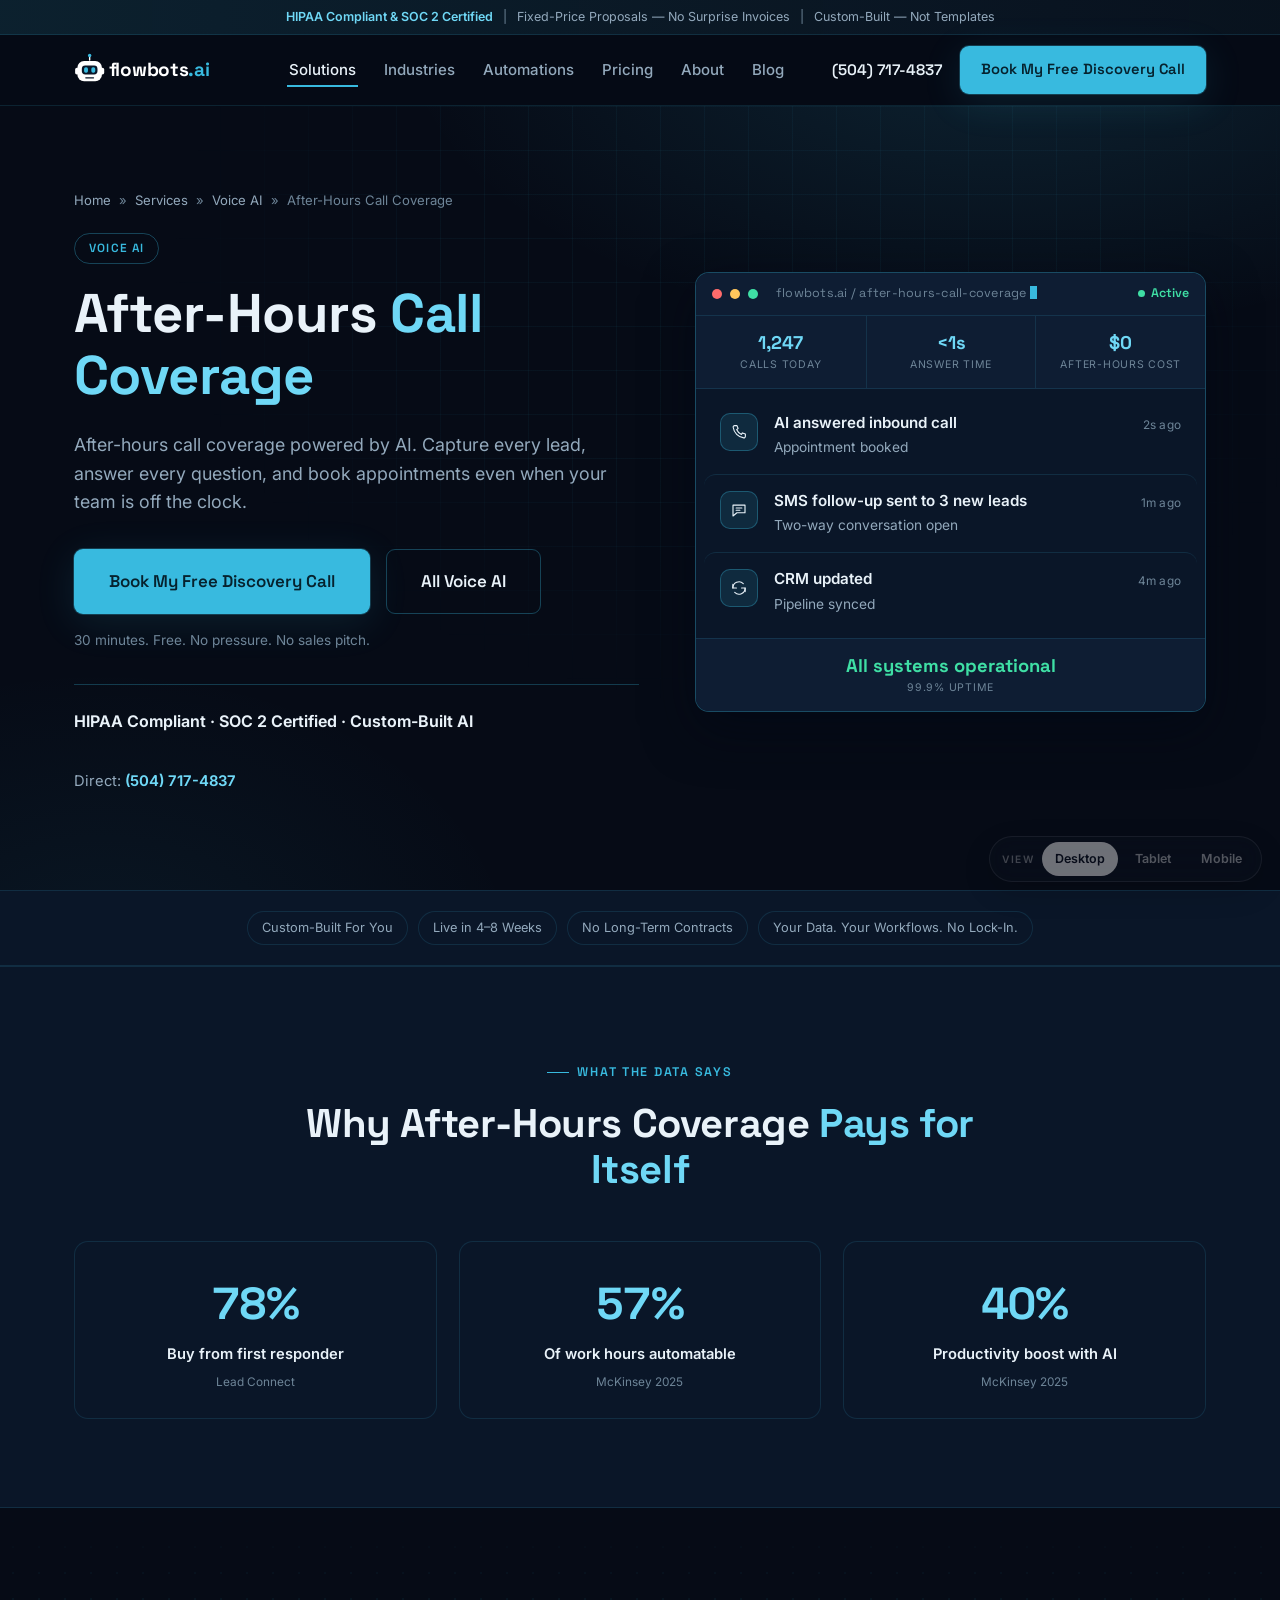
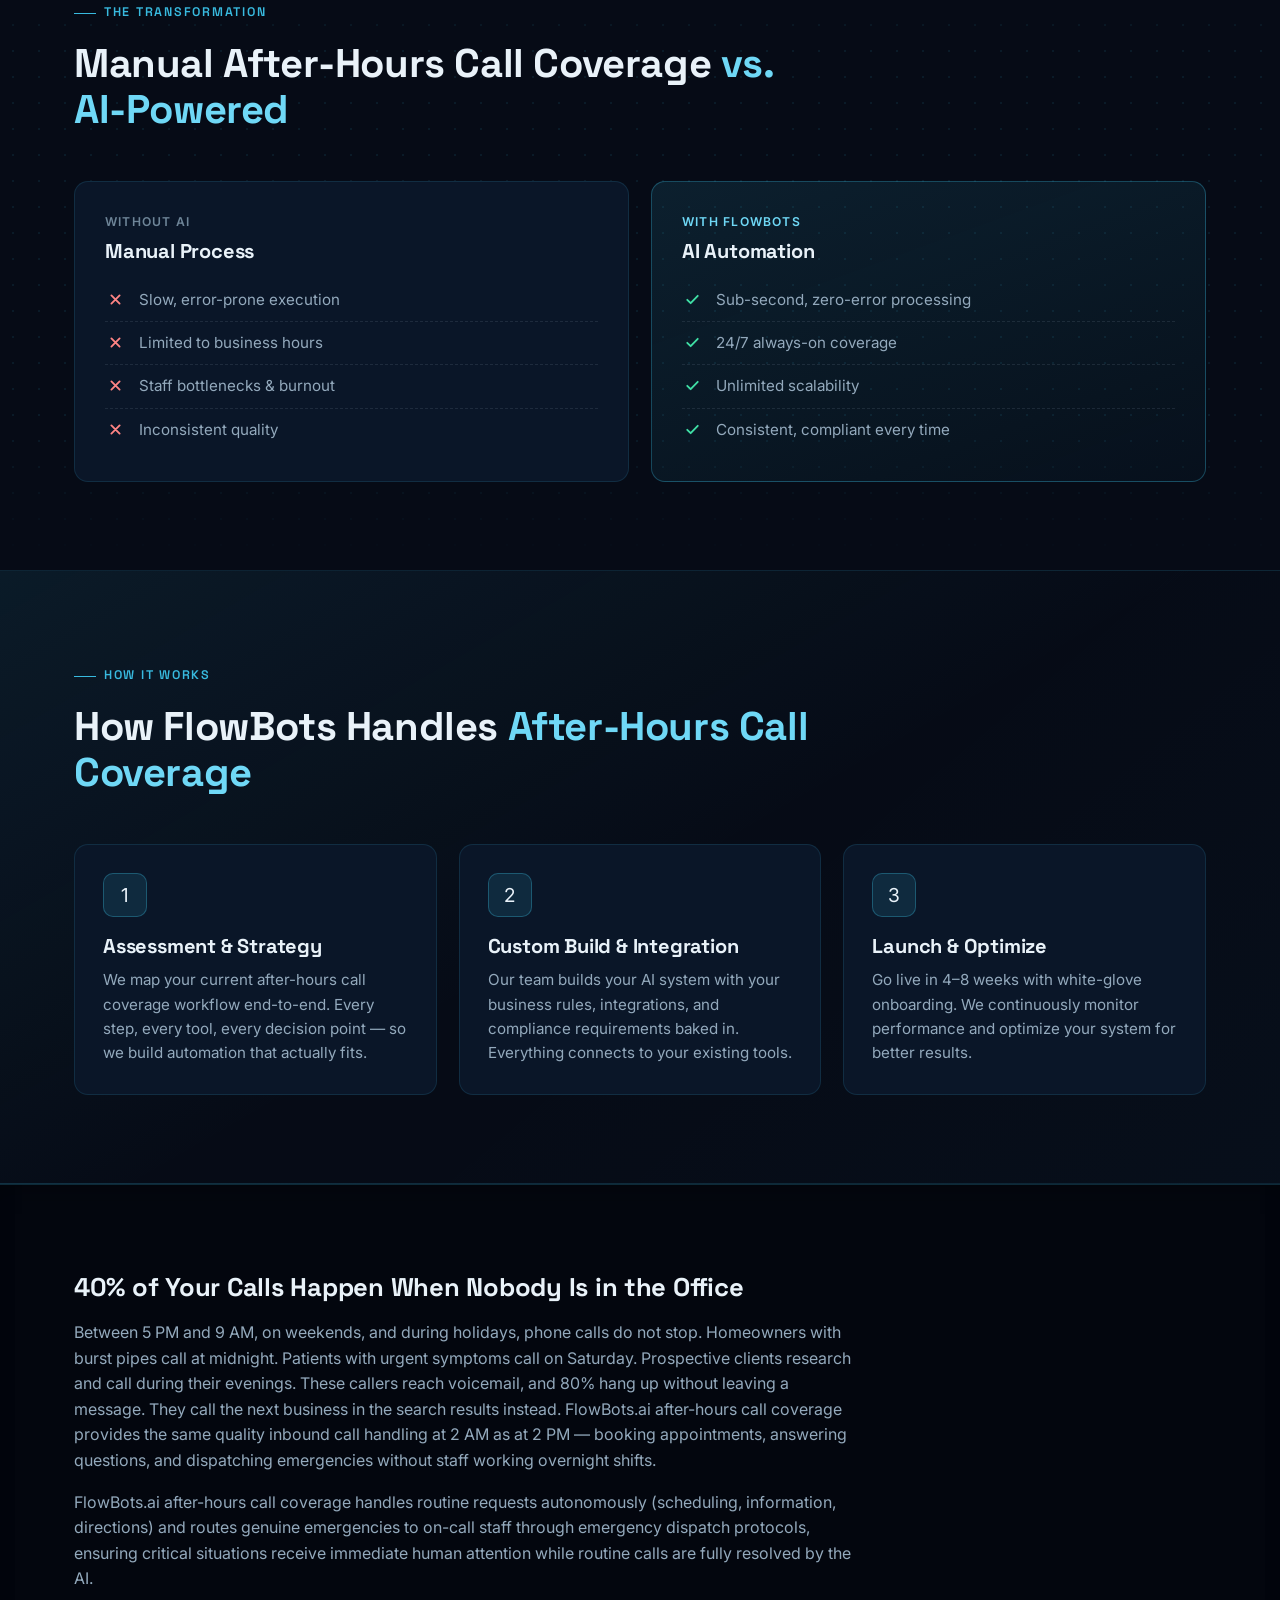
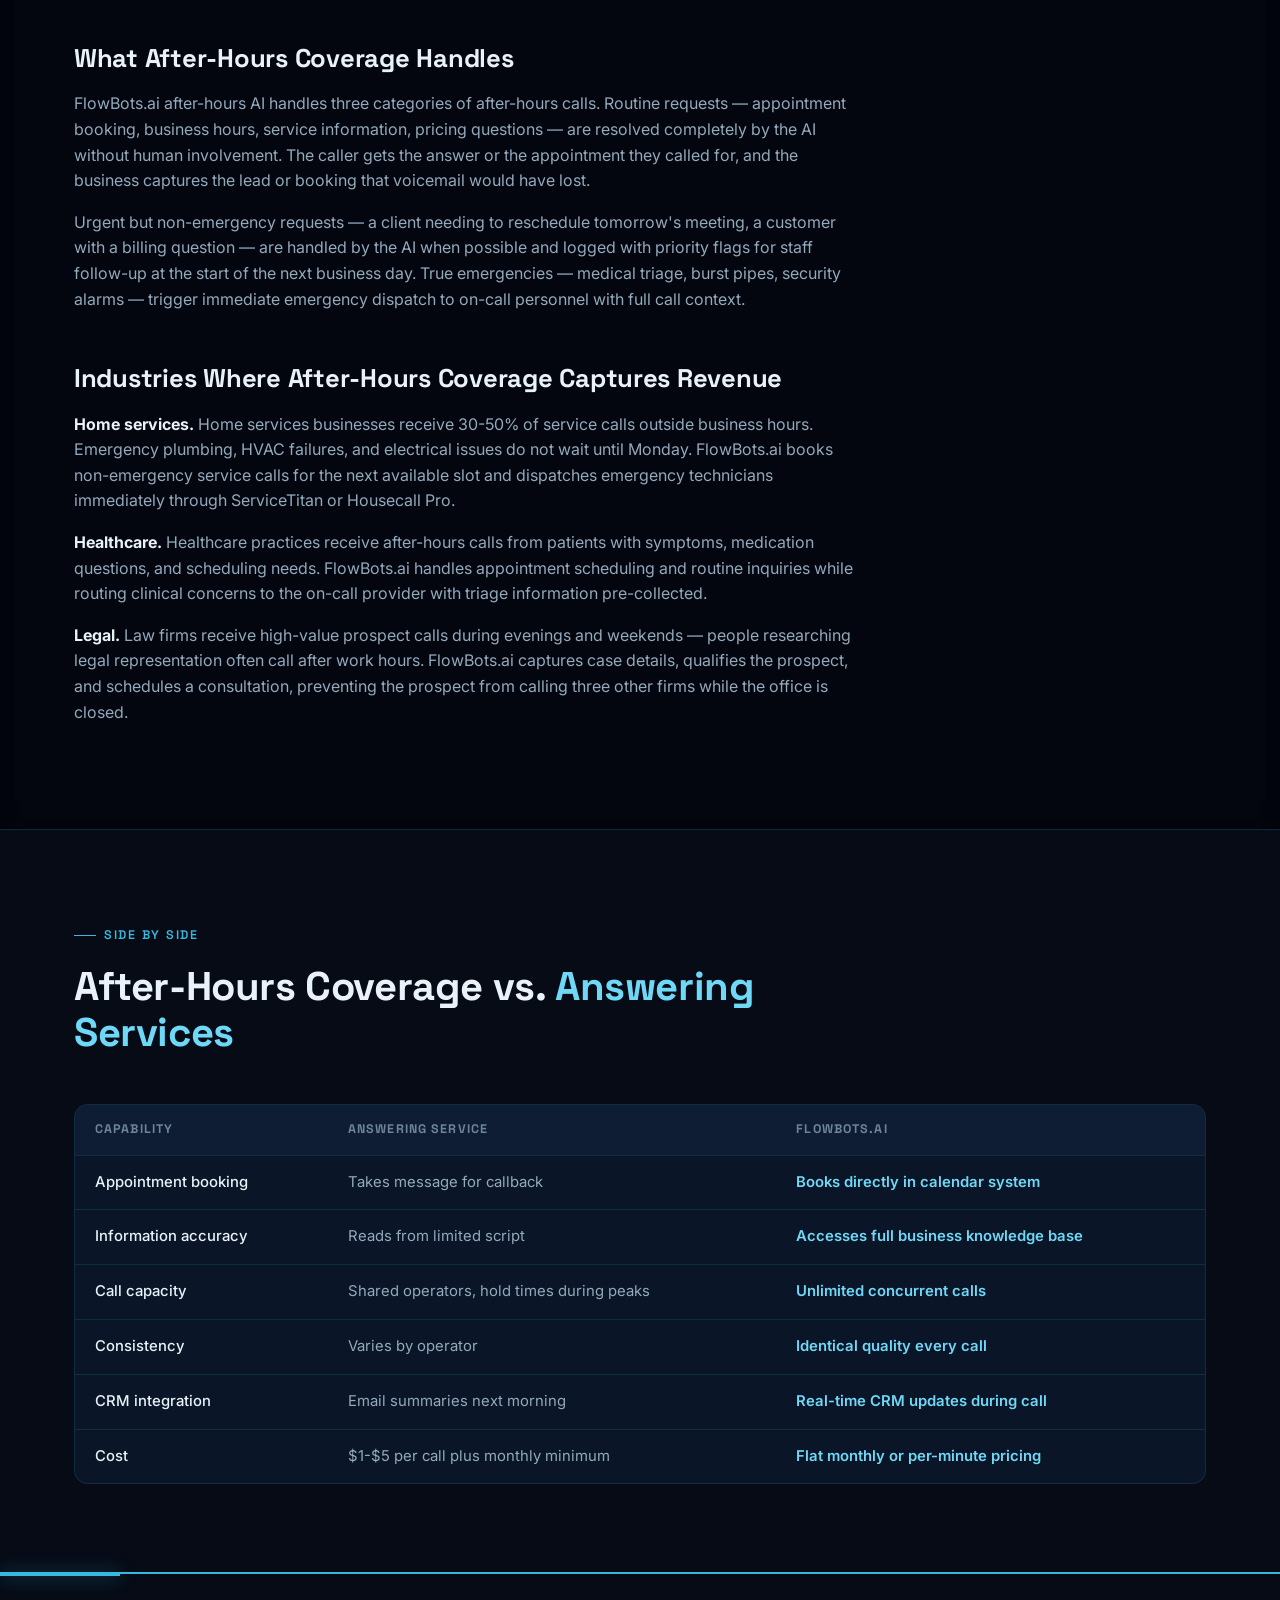
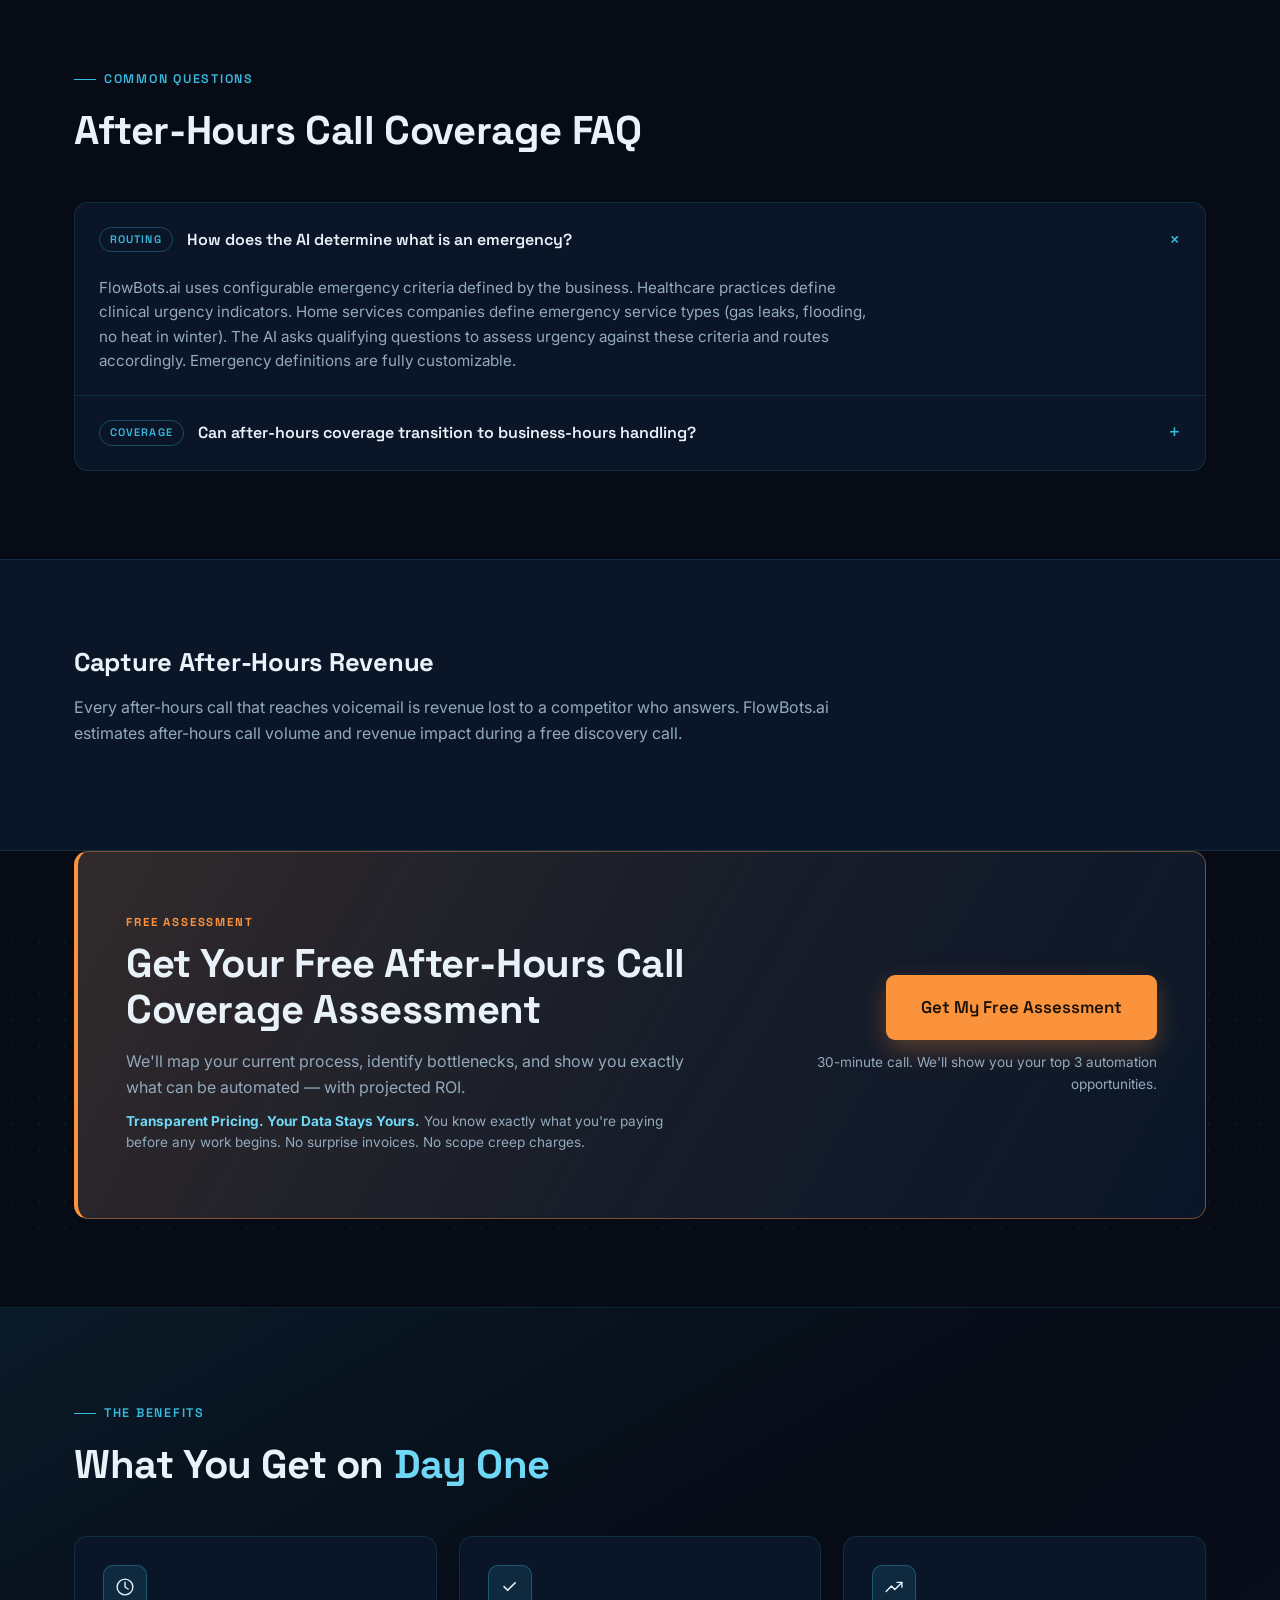
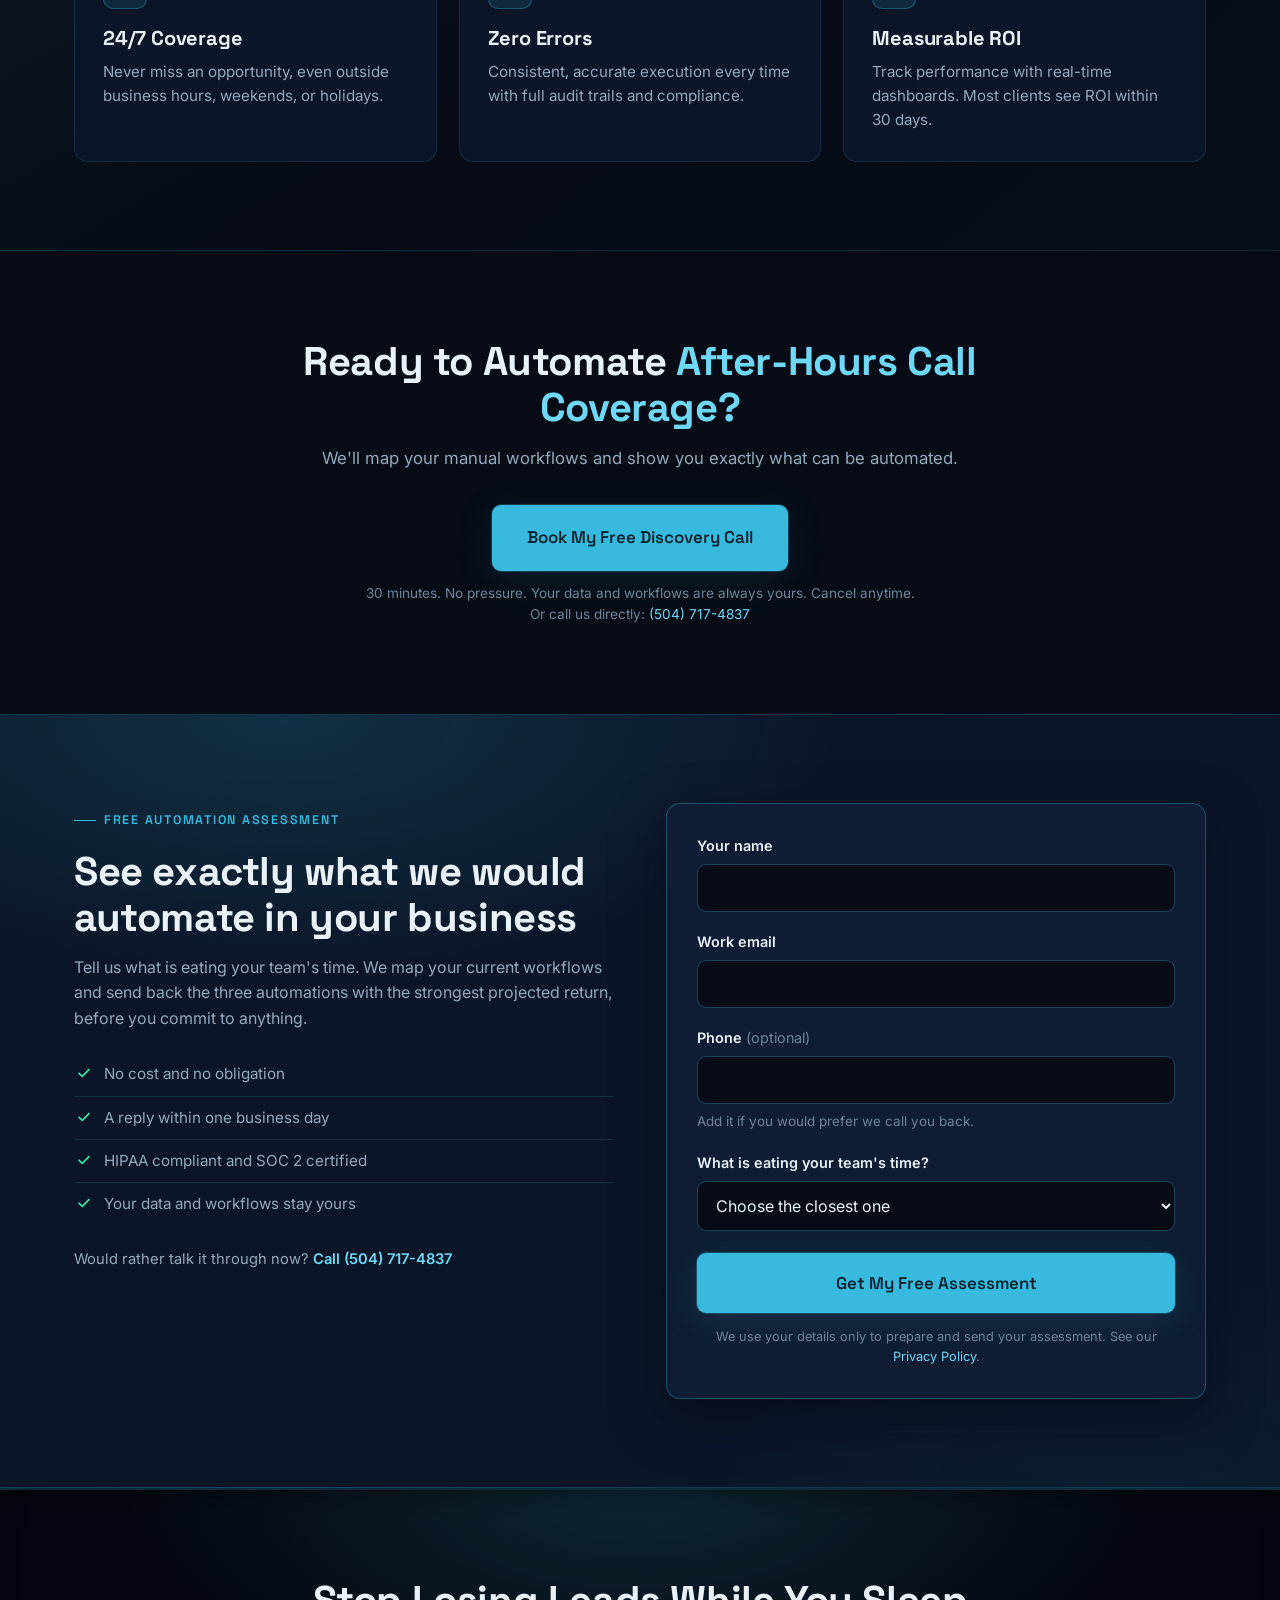
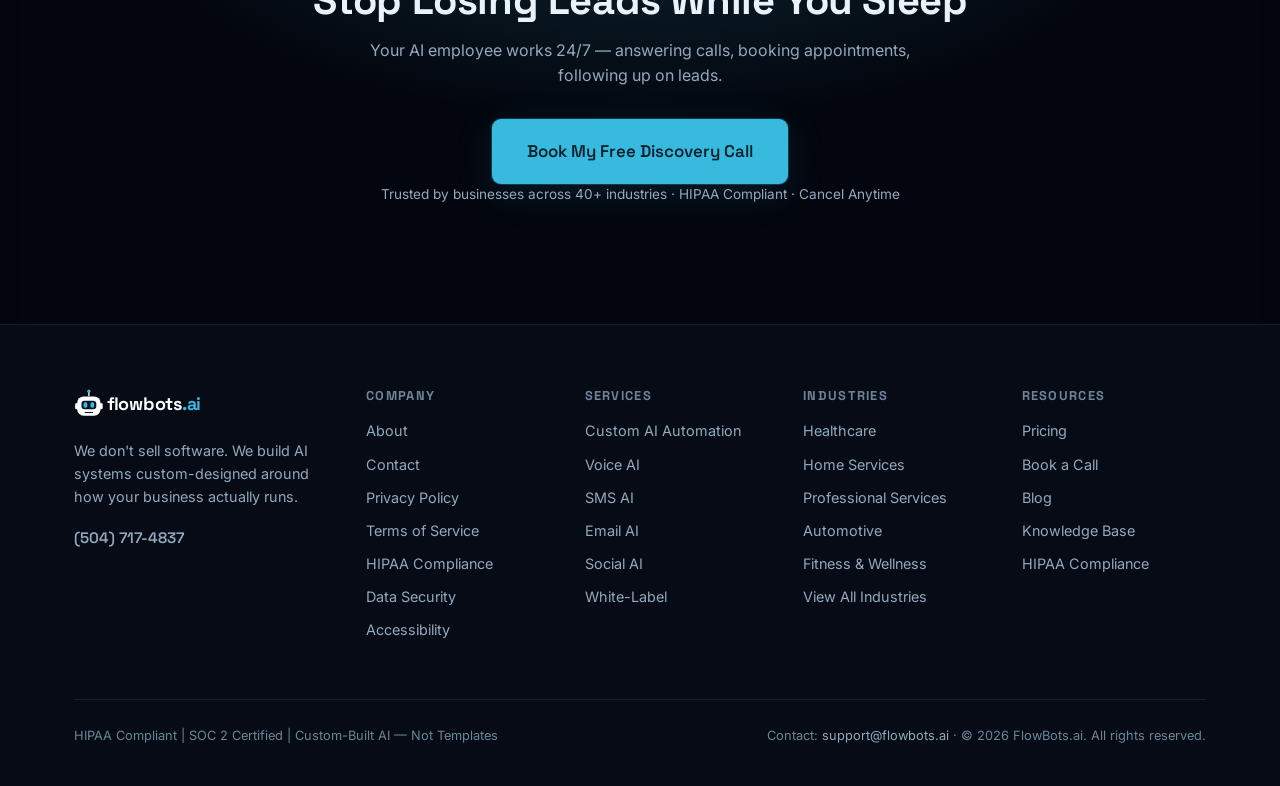
<file: solutions.html>
<!DOCTYPE html>
<html lang="en">
<head>
<meta charset="UTF-8">
<meta name="viewport" content="width=device-width, initial-scale=1.0">
<title>After-Hours Call Coverage | Voice AI That Answers Every Call 24/7 | FlowBots.ai</title>
<meta name="description" content="After-hours call coverage powered by AI. Capture every lead, answer every question, and book appointments even when your team is off the clock.">
<link rel="preconnect" href="https://fonts.googleapis.com">
<link rel="preconnect" href="https://fonts.gstatic.com" crossorigin>
<link href="https://fonts.googleapis.com/css2?family=Space+Grotesk:wght@500;600;700&family=Inter:wght@400;500;600&display=swap" rel="stylesheet">
<link rel="stylesheet" href="style.css?v=28">
<script>/* These are the animated designs: motion is on unless a URL explicitly
   asks for ?motion=off. A production build should restore respect for
   prefers-reduced-motion; this is a review prototype. */
try{if(!/[?&]motion=off/.test(location.search))document.documentElement.classList.add('motion-on');}catch(e){}</script>
</head>
<body>
<svg class="icon-sprite" aria-hidden="true" focusable="false" style="position:absolute;width:0;height:0;overflow:hidden"><defs><symbol id="i-phone" viewBox="0 0 24 24"><path d="M6.2 3.5h3.1l1.5 3.9-2 1.4a12.4 12.4 0 0 0 6.4 6.4l1.4-2 3.9 1.5v3.1a2 2 0 0 1-2.2 2A16.6 16.6 0 0 1 4.2 5.7a2 2 0 0 1 2-2.2Z"/></symbol><symbol id="i-message" viewBox="0 0 24 24"><path d="M4 5.5h16v10.2H9.2L4 20V5.5Z"/><path d="M8.2 9.4h7.6M8.2 12.4h5"/></symbol><symbol id="i-shield" viewBox="0 0 24 24"><path d="M12 3.2 19 6v5.1c0 4.5-2.9 8-7 9.7-4.1-1.7-7-5.2-7-9.7V6l7-2.8Z"/><path d="M9.2 11.8 11.3 14l3.5-3.7"/></symbol><symbol id="i-plug" viewBox="0 0 24 24"><path d="M9 3.2v4.4M15 3.2v4.4M6.2 7.6h11.6v3.1a5.8 5.8 0 0 1-11.6 0V7.6ZM12 16.5v4.3"/></symbol><symbol id="i-gear" viewBox="0 0 24 24"><circle cx="12" cy="12" r="3.1"/><path d="M12 3.2v2.4M12 18.4v2.4M5.8 5.8l1.7 1.7M16.5 16.5l1.7 1.7M3.2 12h2.4M18.4 12h2.4M5.8 18.2l1.7-1.7M16.5 7.5l1.7-1.7"/></symbol><symbol id="i-chart" viewBox="0 0 24 24"><path d="M3.5 20.4h17"/><path d="M6.8 20.4v-6.2M11.4 20.4V7.6M16 20.4v-9.2"/></symbol><symbol id="i-sync" viewBox="0 0 24 24"><path d="M20.2 12a8.2 8.2 0 0 1-13.9 5.9M3.8 12A8.2 8.2 0 0 1 17.7 6.1"/><path d="M3.8 7.2V12h4.8M20.2 16.8V12h-4.8"/></symbol><symbol id="i-folder" viewBox="0 0 24 24"><path d="M3.6 6.4h5.6l2 2.4h9.2v10.8H3.6V6.4Z"/><path d="M3.6 11.6h16.8"/></symbol><symbol id="i-puzzle" viewBox="0 0 24 24"><path d="M9.4 4.2h5.2v2.3a1.7 1.7 0 1 0 3.4 0V4.2h1.8v5.2h-2.3a1.7 1.7 0 1 0 0 3.4h2.3v6.9H4.2v-6.9h2.3a1.7 1.7 0 1 0 0-3.4H4.2V4.2h5.2Z"/></symbol><symbol id="i-bolt" viewBox="0 0 24 24"><path d="M13.4 2.6 4.8 13.5h5.9l-1.1 7.9 8.6-10.9h-5.9l1.1-7.9Z"/></symbol><symbol id="i-lock" viewBox="0 0 24 24"><rect x="4.8" y="10.6" width="14.4" height="9.6" rx="2"/><path d="M8.2 10.6V7.9a3.8 3.8 0 0 1 7.6 0v2.7"/></symbol><symbol id="i-unlock" viewBox="0 0 24 24"><rect x="4.8" y="10.6" width="14.4" height="9.6" rx="2"/><path d="M8.2 10.6V7.9a3.8 3.8 0 0 1 7.1-1.9"/></symbol><symbol id="i-document" viewBox="0 0 24 24"><path d="M6.2 3.4h7.4l4.2 4.2v13H6.2V3.4Z"/><path d="M13.6 3.4v4.2h4.2M9.2 12.4h5.6M9.2 15.8h5.6"/></symbol><symbol id="i-flask" viewBox="0 0 24 24"><path d="M9.4 3.4v6.1L4.6 18a2 2 0 0 0 1.7 3h11.4a2 2 0 0 0 1.7-3l-4.8-8.5V3.4"/><path d="M8.2 3.4h7.6M7.4 14.2h9.2"/></symbol><symbol id="i-trending" viewBox="0 0 24 24"><path d="M3.4 16.8 9.2 11l3.7 3.7 7.7-7.7"/><path d="M15.4 7h5.2v5.2"/></symbol><symbol id="i-users" viewBox="0 0 24 24"><circle cx="9.2" cy="8.4" r="3.2"/><path d="M3.6 19.6a5.6 5.6 0 0 1 11.2 0"/><path d="M16.2 6.2a3 3 0 0 1 0 5.9M17.4 14.6a5 5 0 0 1 3.2 4.6"/></symbol><symbol id="i-bot" viewBox="0 0 24 24"><rect x="4.4" y="8.2" width="15.2" height="10.6" rx="3"/><path d="M12 4.2v4M9.4 12.6v1.8M14.6 12.6v1.8M2.6 12.4v3M21.4 12.4v3"/><circle cx="12" cy="3.2" r="1.2"/></symbol><symbol id="i-tools" viewBox="0 0 24 24"><path d="M14.8 6.4a3.8 3.8 0 0 0 5 5l-9.6 9.6a2.2 2.2 0 0 1-3.1-3.1l9.6-9.6a3.8 3.8 0 0 0-5-5"/></symbol><symbol id="i-receipt" viewBox="0 0 24 24"><path d="M6 3.4h12v17.2l-3-1.9-3 1.9-3-1.9-3 1.9V3.4Z"/><path d="M9 8.4h6M9 12.2h6"/></symbol><symbol id="i-star" viewBox="0 0 24 24"><path d="m12 3.4 2.7 5.5 6 .9-4.3 4.2 1 6-5.4-2.8-5.4 2.8 1-6L3.3 9.8l6-.9L12 3.4Z"/></symbol><symbol id="i-mic" viewBox="0 0 24 24"><rect x="9.2" y="2.6" width="5.6" height="10.8" rx="2.8"/><path d="M5.4 11.6a6.6 6.6 0 0 0 13.2 0M12 18.2v3.2"/></symbol><symbol id="i-repeat" viewBox="0 0 24 24"><path d="M4.2 9.4a4 4 0 0 1 4-4h11.6M19.8 14.6a4 4 0 0 1-4 4H4.2"/><path d="M16.6 2.4 19.8 5.4l-3.2 3M7.4 15.6 4.2 18.6l3.2 3"/></symbol><symbol id="i-cpu" viewBox="0 0 24 24"><rect x="7.6" y="7.6" width="8.8" height="8.8" rx="1.6"/><path d="M10.6 2.8v4.8M13.4 2.8v4.8M10.6 16.4v4.8M13.4 16.4v4.8M2.8 10.6h4.8M2.8 13.4h4.8M16.4 10.6h4.8M16.4 13.4h4.8"/></symbol><symbol id="i-calendar" viewBox="0 0 24 24"><rect x="3.8" y="5.4" width="16.4" height="15" rx="2"/><path d="M8.2 2.8v4.4M15.8 2.8v4.4M3.8 10.4h16.4"/></symbol><symbol id="i-card" viewBox="0 0 24 24"><rect x="2.8" y="5.2" width="18.4" height="13.6" rx="2.2"/><path d="M2.8 10h18.4M6.4 14.6h3.4"/></symbol><symbol id="i-ruler" viewBox="0 0 24 24"><path d="m3.4 15.4 12-12 5.2 5.2-12 12-5.2-5.2Z"/><path d="m7.4 11.4 2 2M10.6 8.2l2 2M13.8 5 15.8 7"/></symbol><symbol id="i-clock" viewBox="0 0 24 24"><circle cx="12" cy="12" r="8.6"/><path d="M12 6.8V12l3.4 2.2"/></symbol><symbol id="i-search" viewBox="0 0 24 24"><circle cx="10.8" cy="10.8" r="6.8"/><path d="m16 16 4.6 4.6"/></symbol><symbol id="i-graduation" viewBox="0 0 24 24"><path d="M2.8 8.6 12 4.2l9.2 4.4-9.2 4.4L2.8 8.6Z"/><path d="M6.6 10.6v5.2c0 1.6 2.4 2.9 5.4 2.9s5.4-1.3 5.4-2.9v-5.2M20.4 9v5.4"/></symbol><symbol id="i-target" viewBox="0 0 24 24"><circle cx="12" cy="12" r="8.4"/><circle cx="12" cy="12" r="4.6"/><circle cx="12" cy="12" r="1"/></symbol><symbol id="i-home" viewBox="0 0 24 24"><path d="M3.8 10.8 12 3.8l8.2 7v9.4H3.8v-9.4Z"/><path d="M9.4 20.2v-5.6h5.2v5.6"/></symbol><symbol id="i-health" viewBox="0 0 24 24"><path d="M6.2 3.2v5.4a4.6 4.6 0 0 0 9.2 0V3.2"/><path d="M4.4 3.2h3.6M13.6 3.2h3.6M10.8 13a5.4 5.4 0 0 0 5.4 5.2 3.6 3.6 0 0 0 3.6-3.6v-1.2"/><circle cx="19.8" cy="11.4" r="2"/></symbol><symbol id="i-building" viewBox="0 0 24 24"><path d="M4.2 20.6V8.2L12 3.4l7.8 4.8v12.4"/><path d="M3 20.6h18M8 11.4h2.4M13.6 11.4H16M8 15.4h2.4M13.6 15.4H16"/></symbol><symbol id="i-check" viewBox="0 0 24 24"><path d="m4.6 12.4 4.8 4.8 10-10.4"/></symbol><symbol id="i-x" viewBox="0 0 24 24"><path d="M6.2 6.2l11.6 11.6M17.8 6.2 6.2 17.8"/></symbol><symbol id="i-menu" viewBox="0 0 24 24"><path d="M3.8 7h16.4M3.8 12h16.4M3.8 17h16.4"/></symbol><symbol id="i-arrow-down" viewBox="0 0 24 24"><path d="M12 4.2v14.6M6.4 13.4 12 19l5.6-5.6"/></symbol><symbol id="i-mail" viewBox="0 0 24 24"><rect x="3.2" y="5.2" width="17.6" height="13.6" rx="2"/><path d="m3.8 6.6 8.2 6 8.2-6"/></symbol><symbol id="i-route" viewBox="0 0 24 24"><circle cx="6" cy="6" r="2.6"/><circle cx="18" cy="18" r="2.6"/><path d="M8.6 6h5.8a3.6 3.6 0 0 1 0 7.2H9.6a3.6 3.6 0 0 0 0 7.2h.4"/></symbol></defs></svg>

<div class="topbar">
  <b>HIPAA Compliant &amp; SOC 2 Certified</b><span class="sep">|</span><span class="hide-m">Fixed-Price Proposals — No Surprise Invoices</span><span class="sep hide-m">|</span><span class="hide-m">Custom-Built — Not Templates</span>
</div>

<header class="site-header">
  <div class="wrap nav">
    <a class="brand" href="index.html" aria-label="FlowBots.ai home">
      <svg xmlns="http://www.w3.org/2000/svg" width="200" height="38" viewBox="0 0 320 60" role="img" aria-label="flowbots.ai"><g transform="translate(2 4)"><path stroke="#fff" stroke-linecap="round" stroke-width="2.5" d="M26 0v8"/><circle cx="26" r="3" fill="#38badf"/><rect width="44" height="36" x="4" y="10" fill="#fff" rx="12" ry="12"/><rect width="6" height="12" y="22" fill="#fff" rx="3" ry="3"/><rect width="6" height="12" x="46" y="22" fill="#fff" rx="3" ry="3"/><rect width="28" height="16" x="12" y="18" fill="#0a1628" rx="6" ry="6"/><rect width="7" height="10" x="16" y="21" fill="#38badf" rx="3" ry="3"/><rect width="7" height="10" x="29" y="21" fill="#38badf" rx="3" ry="3"/><path stroke="#0a1628" stroke-linecap="round" stroke-width="2" d="M19 40h14"/></g><text x="62" y="40" fill="#fff" font-family="'Space Grotesk','DM Sans',Arial,sans-serif" font-size="34" font-weight="700" letter-spacing="-.5">flowbots<tspan fill="#38badf">.ai</tspan></text></svg>
    </a>
    <ul class="nav-links">
      <li><a href="solutions.html" aria-current="page">Solutions</a></li>
      <li><a href="industries.html">Industries</a></li>
      <li><a href="automations.html">Automations</a></li>
      <li><a href="pricing.html">Pricing</a></li>
      <li><a href="about.html">About</a></li>
      <li><a href="blog.html">Blog</a></li>
    </ul>
    <div class="nav-cta">
      <a class="nav-phone" href="tel:+15047174837" data-track="tel-click">(504) 717-4837</a>
      <a class="btn btn-primary" href="https://www.flowbots.ai/book-call/" data-track="cta-book">Book My Free Discovery Call</a>
      <button class="nav-toggle" aria-expanded="false" aria-label="Open menu"><svg class="ico" aria-hidden="true"><use href="#i-menu"></use></svg></button>
    </div>
  </div>
  <nav class="mobile-menu" aria-label="Mobile">
    <a href="solutions.html" aria-current="page">Solutions</a>
    <a href="industries.html">Industries</a>
    <a href="automations.html">Automations</a>
    <a href="pricing.html">Pricing</a>
    <a href="about.html">About</a>
    <a href="blog.html">Blog</a>
    <a href="tel:+15047174837" data-track="tel-click">(504) 717-4837</a>
  </nav>
</header>

<main>

<!-- ============ HERO ============ -->
<section class="hero">
  <div class="wrap hero-grid">
    <div>
      <p class="crumbs"><a href="index.html">Home</a><span class="sep">»</span><a href="solutions.html">Services</a><span class="sep">»</span><a href="solutions.html">Voice AI</a><span class="sep">»</span>After-Hours Call Coverage</p>
      <span class="chip">Voice AI</span>
      <h1>After-Hours <span class="accent">Call Coverage</span></h1>
      <p class="lede">After-hours call coverage powered by AI. Capture every lead, answer every question, and book appointments even when your team is off the clock.</p>
      <div class="cta-row">
        <a class="btn btn-primary btn-lg" href="https://www.flowbots.ai/book-call/" data-track="cta-book">Book My Free Discovery Call</a>
        <a class="btn btn-ghost btn-lg" href="#">All Voice AI</a>
      </div>
      <p class="micro">30 minutes. Free. No pressure. No sales pitch.</p>
      <p class="hero-trust"><b>HIPAA Compliant · SOC 2 Certified · Custom-Built AI</b><br>Direct: <a href="tel:+15047174837" data-track="tel-click">(504) 717-4837</a></p>
    </div>

    <div class="panel" aria-label="After-hours call coverage dashboard (illustrative)">
      <div class="panel-bar">
        <span class="dot dot-r"></span><span class="dot dot-y"></span><span class="dot dot-g"></span>
        <span class="addr">flowbots.ai / after-hours-call-coverage</span>
        <span class="live-flag">Active</span>
      </div>
      <div class="panel-foot" style="grid-template-columns:repeat(3,1fr);border-top:0;border-bottom:1px solid var(--line)">
        <div><b>1,247</b><span>Calls today</span></div>
        <div><b>&lt;1s</b><span>Answer time</span></div>
        <div><b>$0</b><span>After-hours cost</span></div>
      </div>
      <div class="feed" data-feed style="min-height:210px">
        <div class="feed-item"><div class="feed-icon"><svg class="ico" aria-hidden="true"><use href="#i-phone"></use></svg></div><div><b>AI answered inbound call</b><span>Appointment booked</span></div><time>2s ago</time></div>
        <div class="feed-item"><div class="feed-icon"><svg class="ico" aria-hidden="true"><use href="#i-message"></use></svg></div><div><b>SMS follow-up sent to 3 new leads</b><span>Two-way conversation open</span></div><time>1m ago</time></div>
        <div class="feed-item"><div class="feed-icon"><svg class="ico" aria-hidden="true"><use href="#i-sync"></use></svg></div><div><b>CRM updated</b><span>Pipeline synced</span></div><time>4m ago</time></div>
      </div>
      <div class="panel-foot" style="grid-template-columns:1fr">
        <div><b style="color:var(--good)">All systems operational</b><span>99.9% uptime</span></div>
      </div>
    </div>
  </div>
</section>

<!-- ============ TRUST CHIPS ============ -->
<div class="value-strip">
  <div class="wrap" style="padding-top:20px;padding-bottom:20px">
    <div class="chips" style="margin-top:0;justify-content:center">
      <span>Custom-Built For You</span>
      <span>Live in 4–8 Weeks</span>
      <span>No Long-Term Contracts</span>
      <span>Your Data. Your Workflows. No Lock-In.</span>
    </div>
  </div>
</div>

<!-- ============ STATS ============ -->
<section class="sec-panel">
  <div class="wrap">
    <div class="section-head center reveal">
      <span class="eyebrow">What the Data Says</span>
      <h2>Why After-Hours Coverage <span class="accent">Pays for Itself</span></h2>
    </div>
    <div class="stat-grid reveal" style="grid-template-columns:repeat(auto-fit,minmax(220px,1fr))">
      <div class="stat"><b class="countup" data-target="78" data-suffix="%">0%</b><span class="stat-label">Buy from first responder</span><span class="stat-src">Lead Connect</span></div>
      <div class="stat"><b class="countup" data-target="57" data-suffix="%">0%</b><span class="stat-label">Of work hours automatable</span><span class="stat-src">McKinsey 2025</span></div>
      <div class="stat"><b class="countup" data-target="40" data-suffix="%">0%</b><span class="stat-label">Productivity boost with AI</span><span class="stat-src">McKinsey 2025</span></div>
    </div>
  </div>
</section>

<!-- ============ TRANSFORMATION ============ -->
<section class="sec-grid">
  <div class="wrap">
    <div class="section-head reveal">
      <span class="eyebrow">The Transformation</span>
      <h2>Manual After-Hours Call Coverage <span class="accent">vs. AI-Powered</span></h2>
    </div>
    <div class="cmp reveal">
      <div class="cmp-col bad">
        <span class="cmp-tag">Without AI</span>
        <h3>Manual Process</h3>
        <ul>
          <li>Slow, error-prone execution</li>
          <li>Limited to business hours</li>
          <li>Staff bottlenecks &amp; burnout</li>
          <li>Inconsistent quality</li>
        </ul>
      </div>
      <div class="cmp-col good">
        <span class="cmp-tag">With FlowBots</span>
        <h3>AI Automation</h3>
        <ul>
          <li>Sub-second, zero-error processing</li>
          <li>24/7 always-on coverage</li>
          <li>Unlimited scalability</li>
          <li>Consistent, compliant every time</li>
        </ul>
      </div>
    </div>
  </div>
</section>

<!-- ============ HOW IT WORKS ============ -->
<section class="sec-wash">
  <div class="wrap">
    <div class="section-head reveal">
      <span class="eyebrow">How It Works</span>
      <h2>How FlowBots Handles <span class="accent">After-Hours Call Coverage</span></h2>
    </div>
    <div class="grid-3">
      <div class="card reveal">
        <div class="card-icon">1</div>
        <h3>Assessment &amp; Strategy</h3>
        <p>We map your current after-hours call coverage workflow end-to-end. Every step, every tool, every decision point — so we build automation that actually fits.</p>
      </div>
      <div class="card reveal">
        <div class="card-icon">2</div>
        <h3>Custom Build &amp; Integration</h3>
        <p>Our team builds your AI system with your business rules, integrations, and compliance requirements baked in. Everything connects to your existing tools.</p>
      </div>
      <div class="card reveal">
        <div class="card-icon">3</div>
        <h3>Launch &amp; Optimize</h3>
        <p>Go live in 4–8 weeks with white-glove onboarding. We continuously monitor performance and optimize your system for better results.</p>
      </div>
    </div>
  </div>
</section>

<!-- ============ LONG-FORM ============ -->
<section class="sec-inset">
  <div class="wrap">
    <div class="prose reveal">
      <h2>40% of Your Calls Happen When Nobody Is in the Office</h2>
      <p>Between 5 PM and 9 AM, on weekends, and during holidays, phone calls do not stop. Homeowners with burst pipes call at midnight. Patients with urgent symptoms call on Saturday. Prospective clients research and call during their evenings. These callers reach voicemail, and 80% hang up without leaving a message. They call the next business in the search results instead. FlowBots.ai after-hours call coverage provides the same quality inbound call handling at 2 AM as at 2 PM — booking appointments, answering questions, and dispatching emergencies without staff working overnight shifts.</p>
      <p>FlowBots.ai after-hours call coverage handles routine requests autonomously (scheduling, information, directions) and routes genuine emergencies to on-call staff through emergency dispatch protocols, ensuring critical situations receive immediate human attention while routine calls are fully resolved by the AI.</p>

      <h2>What After-Hours Coverage Handles</h2>
      <p>FlowBots.ai after-hours AI handles three categories of after-hours calls. Routine requests — appointment booking, business hours, service information, pricing questions — are resolved completely by the AI without human involvement. The caller gets the answer or the appointment they called for, and the business captures the lead or booking that voicemail would have lost.</p>
      <p>Urgent but non-emergency requests — a client needing to reschedule tomorrow's meeting, a customer with a billing question — are handled by the AI when possible and logged with priority flags for staff follow-up at the start of the next business day. True emergencies — medical triage, burst pipes, security alarms — trigger immediate emergency dispatch to on-call personnel with full call context.</p>

      <h2>Industries Where After-Hours Coverage Captures Revenue</h2>
      <p><strong>Home services.</strong> Home services businesses receive 30-50% of service calls outside business hours. Emergency plumbing, HVAC failures, and electrical issues do not wait until Monday. FlowBots.ai books non-emergency service calls for the next available slot and dispatches emergency technicians immediately through ServiceTitan or Housecall Pro.</p>
      <p><strong>Healthcare.</strong> Healthcare practices receive after-hours calls from patients with symptoms, medication questions, and scheduling needs. FlowBots.ai handles appointment scheduling and routine inquiries while routing clinical concerns to the on-call provider with triage information pre-collected.</p>
      <p><strong>Legal.</strong> Law firms receive high-value prospect calls during evenings and weekends — people researching legal representation often call after work hours. FlowBots.ai captures case details, qualifies the prospect, and schedules a consultation, preventing the prospect from calling three other firms while the office is closed.</p>
    </div>
  </div>
</section>

<!-- ============ COMPARISON TABLE ============ -->
<section>
  <div class="wrap">
    <div class="section-head reveal">
      <span class="eyebrow">Side by Side</span>
      <h2>After-Hours Coverage vs. <span class="accent">Answering Services</span></h2>
    </div>
    <div class="table-wrap reveal">
      <table>
        <thead><tr><th>Capability</th><th>Answering Service</th><th>FlowBots.ai</th></tr></thead>
        <tbody>
          <tr><td>Appointment booking</td><td>Takes message for callback</td><td class="hl">Books directly in calendar system</td></tr>
          <tr><td>Information accuracy</td><td>Reads from limited script</td><td class="hl">Accesses full business knowledge base</td></tr>
          <tr><td>Call capacity</td><td>Shared operators, hold times during peaks</td><td class="hl">Unlimited concurrent calls</td></tr>
          <tr><td>Consistency</td><td>Varies by operator</td><td class="hl">Identical quality every call</td></tr>
          <tr><td>CRM integration</td><td>Email summaries next morning</td><td class="hl">Real-time CRM updates during call</td></tr>
          <tr><td>Cost</td><td>$1-$5 per call plus monthly minimum</td><td class="hl">Flat monthly or per-minute pricing</td></tr>
        </tbody>
      </table>
    </div>
  </div>
</section>

<!-- ============ FAQ ============ -->
<section class="sec-rule">
  <div class="wrap">
    <div class="section-head reveal">
      <span class="eyebrow">Common Questions</span>
      <h2>After-Hours Call Coverage FAQ</h2>
    </div>
    <div class="faq reveal">
      <details open>
        <summary><span class="q-tag">Routing</span>How does the AI determine what is an emergency?</summary>
        <div class="faq-a">FlowBots.ai uses configurable emergency criteria defined by the business. Healthcare practices define clinical urgency indicators. Home services companies define emergency service types (gas leaks, flooding, no heat in winter). The AI asks qualifying questions to assess urgency against these criteria and routes accordingly. Emergency definitions are fully customizable.</div>
      </details>
      <details>
        <summary><span class="q-tag">Coverage</span>Can after-hours coverage transition to business-hours handling?</summary>
        <div class="faq-a">FlowBots.ai switches between after-hours and business-hours configurations automatically based on the business schedule. Some businesses use FlowBots.ai 24/7 with the same configuration. Others use different conversation flows for business hours (routing to staff when needed) versus after-hours (handling everything autonomously). The transition is automatic and configurable by day of week.</div>
      </details>
    </div>
  </div>
</section>

<!-- ============ CAPTURE REVENUE ============ -->
<section class="sec-panel">
  <div class="wrap">
    <div class="prose reveal">
      <h2>Capture After-Hours Revenue</h2>
      <p>Every after-hours call that reaches voicemail is revenue lost to a competitor who answers. FlowBots.ai estimates after-hours call volume and revenue impact during a free discovery call.</p>
    </div>
  </div>
</section>

<!-- ============ ASSESSMENT BAND ============ -->
<section class="sec-grid" style="padding-top:0">
  <div class="wrap">
    <div class="band reveal">
      <div>
        <h2>Get Your Free After-Hours Call Coverage Assessment</h2>
        <p>We'll map your current process, identify bottlenecks, and show you exactly what can be automated — with projected ROI.</p>
        <p class="mt-1 small"><strong style="color:var(--accent-bright)">Transparent Pricing. Your Data Stays Yours.</strong> You know exactly what you're paying before any work begins. No surprise invoices. No scope creep charges.</p>
      </div>
      <div class="cta-col">
        <a class="btn btn-primary btn-lg" href="#assessment" data-track="cta-assessment">Get My Free Assessment</a>
        <p class="micro">30-minute call. We'll show you your top 3 automation opportunities.</p>
      </div>
    </div>
  </div>
</section>

<!-- ============ BENEFITS ============ -->
<section class="sec-wash">
  <div class="wrap">
    <div class="section-head reveal">
      <span class="eyebrow">The Benefits</span>
      <h2>What You Get on <span class="accent">Day One</span></h2>
    </div>
    <div class="grid-3">
      <div class="card reveal"><div class="card-icon"><svg class="ico" aria-hidden="true"><use href="#i-clock"></use></svg></div><h3>24/7 Coverage</h3><p>Never miss an opportunity, even outside business hours, weekends, or holidays.</p></div>
      <div class="card reveal"><div class="card-icon">✓</div><h3>Zero Errors</h3><p>Consistent, accurate execution every time with full audit trails and compliance.</p></div>
      <div class="card reveal"><div class="card-icon"><svg class="ico" aria-hidden="true"><use href="#i-trending"></use></svg></div><h3>Measurable ROI</h3><p>Track performance with real-time dashboards. Most clients see ROI within 30 days.</p></div>
    </div>
  </div>
</section>

<!-- ============ CLOSING CTA ============ -->
<section>
  <div class="wrap">
    <div class="section-head center reveal" style="margin-bottom:0">
      <h2>Ready to Automate <span class="accent">After-Hours Call Coverage?</span></h2>
      <p>We'll map your manual workflows and show you exactly what can be automated.</p>
    </div>
    <div class="center mt-3 reveal">
      <a class="btn btn-primary btn-lg" href="https://www.flowbots.ai/book-call/" data-track="cta-book">Book My Free Discovery Call</a>
      <p class="micro">30 minutes. No pressure. Your data and workflows are always yours. Cancel anytime.<br>Or call us directly: <a href="tel:+15047174837" data-track="tel-click">(504) 717-4837</a></p>
    </div>
  </div>
</section>


<section class="lead-section sec-feature" id="assessment">
  <div class="wrap lead-grid">
    <div class="lead-copy">
      <span class="eyebrow">Free Automation Assessment</span>
      <h2>See exactly what we would automate in your business</h2>
      <p>Tell us what is eating your team's time. We map your current workflows and send back the three automations with the strongest projected return, before you commit to anything.</p>
      <ul class="lead-assure">
        <li>No cost and no obligation</li>
        <li>A reply within one business day</li>
        <li>HIPAA compliant and SOC 2 certified</li>
        <li>Your data and workflows stay yours</li>
      </ul>
      <p class="lead-alt">Would rather talk it through now? <a href="tel:+15047174837" data-track="tel-click">Call (504) 717-4837</a></p>
    </div>

    <form class="lead-form" novalidate data-leadform>
      <div class="field">
        <label for="lf-name">Your name</label>
        <input id="lf-name" name="name" type="text" autocomplete="name" required aria-describedby="lf-name-err">
        <span class="field-err" id="lf-name-err" role="alert"></span>
      </div>
      <div class="field">
        <label for="lf-email">Work email</label>
        <input id="lf-email" name="email" type="email" autocomplete="email" inputmode="email" required aria-describedby="lf-email-err">
        <span class="field-err" id="lf-email-err" role="alert"></span>
      </div>
      <div class="field">
        <label for="lf-phone">Phone <span class="opt">(optional)</span></label>
        <input id="lf-phone" name="phone" type="tel" autocomplete="tel" inputmode="tel" aria-describedby="lf-phone-hint">
        <span class="field-hint" id="lf-phone-hint">Add it if you would prefer we call you back.</span>
      </div>
      <div class="field">
        <label for="lf-problem">What is eating your team's time?</label>
        <select id="lf-problem" name="problem" required aria-describedby="lf-problem-err">
          <option value="">Choose the closest one</option>
          <option>We are missing calls after hours</option>
          <option>Leads go cold before we follow up</option>
          <option>My team is buried in repetitive tasks</option>
          <option>We need to scale without hiring</option>
          <option>Something else</option>
        </select>
        <span class="field-err" id="lf-problem-err" role="alert"></span>
      </div>
      <button type="submit" class="btn btn-primary btn-lg lead-submit">Get My Free Assessment</button>
      <p class="lead-privacy">We use your details only to prepare and send your assessment. See our <a href="https://www.flowbots.ai/privacy-policy/">Privacy Policy</a>.</p>
    </form>

    <div class="lead-success" hidden role="status">
      <span class="lead-tick" aria-hidden="true">
        <svg class="ico" aria-hidden="true"><use href="#i-check"></use></svg>
      </span>
      <h3>Your assessment request is in</h3>
      <p>We will map your workflows and reply within one business day with the three automations we would build first, and what each is worth.</p>
      <p class="lead-alt">Need it sooner? <a href="tel:+15047174837" data-track="tel-click">Call (504) 717-4837</a></p>
    </div>
  </div>
</section>

<!-- ============ PRE-FOOTER CTA ============ -->
<section class="prefoot">
  <div class="wrap">
    <h2 class="reveal">Stop Losing Leads While You Sleep</h2>
    <p class="reveal">Your AI employee works 24/7 — answering calls, booking appointments, following up on leads.</p>
    <div class="reveal">
      <a class="btn btn-primary btn-lg" href="https://www.flowbots.ai/book-call/" data-track="cta-book">Book My Free Discovery Call</a>
      <p class="micro">Trusted by businesses across 40+ industries · HIPAA Compliant · Cancel Anytime</p>
    </div>
  </div>
</section>

</main>

<footer class="site-footer">
  <div class="wrap">
    <div class="footer-grid">
      <div>
        <svg xmlns="http://www.w3.org/2000/svg" width="170" height="32" viewBox="0 0 320 60" role="img" aria-label="flowbots.ai"><g transform="translate(2 4)"><path stroke="#fff" stroke-linecap="round" stroke-width="2.5" d="M26 0v8"/><circle cx="26" r="3" fill="#38badf"/><rect width="44" height="36" x="4" y="10" fill="#fff" rx="12" ry="12"/><rect width="6" height="12" y="22" fill="#fff" rx="3" ry="3"/><rect width="6" height="12" x="46" y="22" fill="#fff" rx="3" ry="3"/><rect width="28" height="16" x="12" y="18" fill="#0a1628" rx="6" ry="6"/><rect width="7" height="10" x="16" y="21" fill="#38badf" rx="3" ry="3"/><rect width="7" height="10" x="29" y="21" fill="#38badf" rx="3" ry="3"/><path stroke="#0a1628" stroke-linecap="round" stroke-width="2" d="M19 40h14"/></g><text x="62" y="40" fill="#fff" font-family="'Space Grotesk','DM Sans',Arial,sans-serif" font-size="34" font-weight="700" letter-spacing="-.5">flowbots<tspan fill="#38badf">.ai</tspan></text></svg>
        <p class="footer-tag">We don't sell software. We build AI systems custom-designed around how your business actually runs.</p>
        <p><a href="tel:+15047174837" data-track="tel-click" class="nav-phone">(504) 717-4837</a></p>
      </div>
      <div>
        <h4>Company</h4>
        <ul>
          <li><a href="about.html">About</a></li>
          <li><a href="https://www.flowbots.ai/contact/">Contact</a></li>
          <li><a href="https://www.flowbots.ai/privacy-policy/">Privacy Policy</a></li>
          <li><a href="https://www.flowbots.ai/terms-of-service/">Terms of Service</a></li>
          <li><a href="https://www.flowbots.ai/hipaa-compliance/">HIPAA Compliance</a></li>
          <li><a href="https://www.flowbots.ai/data-security/">Data Security</a></li>
          <li><a href="https://www.flowbots.ai/accessibility/">Accessibility</a></li>
        </ul>
      </div>
      <div>
        <h4>Services</h4>
        <ul>
          <li><a href="automations.html">Custom AI Automation</a></li>
          <li><a href="solutions.html">Voice AI</a></li>
          <li><a href="solutions.html">SMS AI</a></li>
          <li><a href="solutions.html">Email AI</a></li>
          <li><a href="solutions.html">Social AI</a></li>
          <li><a href="solutions.html">White-Label</a></li>
        </ul>
      </div>
      <div>
        <h4>Industries</h4>
        <ul>
          <li><a href="industries.html">Healthcare</a></li>
          <li><a href="industries.html">Home Services</a></li>
          <li><a href="industries.html">Professional Services</a></li>
          <li><a href="industries.html">Automotive</a></li>
          <li><a href="industries.html">Fitness &amp; Wellness</a></li>
          <li><a href="industries.html">View All Industries</a></li>
        </ul>
      </div>
      <div>
        <h4>Resources</h4>
        <ul>
          <li><a href="pricing.html">Pricing</a></li>
          <li><a href="https://www.flowbots.ai/book-call/" data-track="cta-book">Book a Call</a></li>
          <li><a href="blog.html">Blog</a></li>
          <li><a href="https://www.flowbots.ai/ai-automation-knowledge-base/">Knowledge Base</a></li>
          <li><a href="https://www.flowbots.ai/hipaa-compliance/">HIPAA Compliance</a></li>
        </ul>
      </div>
    </div>
    <div class="footer-bottom">
      <span>HIPAA Compliant | SOC 2 Certified | Custom-Built AI — Not Templates</span>
      <span>Contact: <a href="mailto:support@flowbots.ai">support@flowbots.ai</a> · © 2026 FlowBots.ai. All rights reserved.</span>
    </div>
  </div>
</footer>

<div class="sticky-cta">
  <a class="btn btn-ghost" href="tel:+15047174837">Call Us</a>
  <a class="btn btn-primary" href="https://www.flowbots.ai/book-call/" data-track="cta-book">Book Free Call</a>
</div>


<button type="button" class="to-top" aria-label="Back to top" hidden><svg class="ico" aria-hidden="true"><use href="#i-arrow-down"></use></svg></button>
<!-- review control: device preview. Not part of the design. -->
<div class="rv-device" role="group" aria-label="Device preview">
  <span class="rv-label">View</span>
  <button type="button" data-rv="desktop" aria-pressed="true">Desktop</button>
  <button type="button" data-rv="tablet" aria-pressed="false">Tablet</button>
  <button type="button" data-rv="mobile" aria-pressed="false">Mobile</button>
</div>
<script>
(function(){
  /* Device preview needs a real viewport, not a narrowed container: CSS media
     queries answer to the viewport, so shrinking the page would show the
     desktop layout at a small width. Tablet and mobile therefore hand off to
     preview.html, which frames this same page in an iframe. */
  var bar = document.querySelector('.rv-device');
  if (!bar) return;
  var page = location.pathname.split('/').pop() || 'index.html';
  bar.addEventListener('click', function(e){
    var b = e.target.closest('[data-rv]');
    if (!b) return;
    var d = b.getAttribute('data-rv');
    if (d === 'desktop') return;
    location.href = 'preview.html?page=' + encodeURIComponent(page) + '&device=' + d;
  });
})();
</script>

<script src="app.js?v=28"></script>
</body>
</html>
</file>
<file: style.css>
/* ============================================================
   FlowBots.ai — Direction 1 "Mission Control"
   Dark operations-center aesthetic. Navy #0A1628 base, cyan
   #38BADF signal accents, terminal/dashboard motifs.
   ============================================================ */

:root{
  --check-mask:url("data:image/svg+xml,%3Csvg xmlns='http://www.w3.org/2000/svg' viewBox='0 0 24 24' fill='none' stroke='%23000' stroke-width='2.6' stroke-linecap='round' stroke-linejoin='round'%3E%3Cpath d='m4.6 12.4 4.8 4.8 10-10.4'/%3E%3C/svg%3E");
  --bg:#060B16;
  --surface:#0A1628;
  --surface-2:#0E1D33;
  --surface-3:#132644;
  --line:rgba(56,186,223,.14);
  --line-strong:rgba(56,186,223,.32);
  --ink:#E9F2F9;
  --muted:#93A9BC;
  --faint:#6E8598;
  --accent:#38BADF;
  --accent-bright:#6FD8F6;
  --accent-ink:#06222E;
  --good:#3FDFA5;
  --warn:#FFC65C;
  --radius:14px;
  --radius-sm:9px;
  --shadow:0 18px 50px rgba(2,8,20,.55);
  --glow:0 0 0 1px rgba(56,186,223,.25), 0 8px 40px rgba(56,186,223,.12);
  --font-display:"Space Grotesk",system-ui,sans-serif;
  --font-body:"Inter",system-ui,sans-serif;
  --wrap:1180px;
}

*{margin:0;padding:0;box-sizing:border-box}
html{scroll-behavior:smooth}
@media (prefers-reduced-motion:reduce){
  html:not(.motion-on){scroll-behavior:auto}
  html:not(.motion-on) *,html:not(.motion-on) *::before,html:not(.motion-on) *::after{animation-duration:.001s!important;animation-iteration-count:1!important;transition-duration:.001s!important}
}
body{
  font-family:var(--font-body);
  background:var(--bg);
  color:var(--ink);
  line-height:1.6;
  font-size:16px;
  -webkit-font-smoothing:antialiased;
}
img,svg{max-width:100%;display:block}
a{color:var(--accent-bright);text-decoration:none}
a:hover{text-decoration:underline}
:focus-visible{outline:2px solid var(--accent);outline-offset:3px;border-radius:4px}

h1,h2,h3,h4{font-family:var(--font-display);line-height:1.15;font-weight:700;letter-spacing:-.01em}
h1{font-size:clamp(2.1rem,4.6vw,3.4rem)}
h2{font-size:clamp(1.7rem,3.4vw,2.5rem)}
h3{font-size:1.25rem}
h4{font-size:1.05rem}
.accent{color:var(--accent-bright)}

.wrap{max-width:var(--wrap);margin:0 auto;padding:0 24px}
section{padding:88px 0}
@media(max-width:720px){section{padding:60px 0}}

.eyebrow{
  display:inline-flex;align-items:center;gap:8px;
  font-family:var(--font-display);font-size:.78rem;font-weight:600;
  letter-spacing:.14em;text-transform:uppercase;color:var(--accent);
  margin-bottom:18px;
}
.eyebrow::before{content:"";width:22px;height:1px;background:var(--accent)}
.section-head{max-width:760px;margin-bottom:48px}
.section-head.center{margin-left:auto;margin-right:auto;text-align:center}
.section-head.center .eyebrow{justify-content:center}
.section-head p{color:var(--muted);margin-top:14px;font-size:1.05rem}

/* ---------- buttons ---------- */
.btn{
  display:inline-flex;align-items:center;justify-content:center;gap:10px;
  font-family:var(--font-display);font-weight:600;font-size:1rem;
  padding:15px 28px;border-radius:var(--radius-sm);border:1px solid transparent;
  cursor:pointer;transition:transform .16s ease-out,box-shadow .16s ease-out,background .16s ease-out;
  text-decoration:none!important;white-space:nowrap;
}
.btn-primary{background:var(--accent);color:var(--accent-ink);box-shadow:var(--glow)}
.btn-primary:hover{background:var(--accent-bright);transform:translateY(-1px)}
.btn-primary:active{transform:translateY(0) scale(.98)}
.btn-ghost{border-color:var(--line-strong);color:var(--ink);background:transparent}
.btn-ghost:hover{border-color:var(--accent);background:rgba(56,186,223,.07)}
.btn-lg{padding:18px 34px;font-size:1.06rem}
.micro{font-size:.85rem;color:var(--faint);margin-top:12px}
.cta-row{display:flex;gap:14px;flex-wrap:wrap;align-items:center}

/* ---------- topbar + header ---------- */
.topbar{
  background:linear-gradient(90deg,rgba(56,186,223,.12),rgba(56,186,223,.04));
  border-bottom:1px solid var(--line);
  font-size:.78rem;color:var(--muted);
  padding:7px 0;text-align:center;
}
.topbar b{color:var(--accent-bright);font-weight:600}
.topbar .sep{margin:0 10px;color:var(--faint)}
@media(max-width:900px){.topbar .hide-m{display:none}}

.site-header{
  position:sticky;top:0;z-index:60;
  background:rgba(6,11,22,.85);backdrop-filter:blur(14px);
  border-bottom:1px solid var(--line);
}
.nav{display:flex;align-items:center;gap:26px;height:70px}
.brand{display:flex;align-items:center;flex-shrink:0}
.brand svg{height:34px;width:auto}
.nav-links{display:flex;gap:24px;list-style:none;margin-left:8px}
.nav-links a{
  color:var(--muted);font-size:.94rem;font-weight:500;
  padding:6px 2px;border-bottom:2px solid transparent;text-decoration:none;
}
.nav-links a:hover,.nav-links a[aria-current="page"]{color:var(--ink);border-bottom-color:var(--accent)}
.nav-cta{margin-left:auto;display:flex;align-items:center;gap:18px}
.nav-phone{color:var(--ink);font-family:var(--font-display);font-weight:600;font-size:.95rem;text-decoration:none}
.nav-phone:hover{color:var(--accent-bright);text-decoration:none}
.nav-cta .btn{padding:11px 20px;font-size:.92rem}
.nav-toggle{display:none;background:none;border:1px solid var(--line-strong);border-radius:8px;color:var(--ink);padding:8px 12px;font-size:1.1rem;cursor:pointer}
@media(max-width:1020px){
  .nav-links{display:none}
  .nav-phone{display:none}
  .nav-toggle{display:block;margin-left:auto}
  .nav-cta{margin-left:0}
  .nav{justify-content:space-between}
}
/* Below 820px the sticky bar carries the primary CTA, so the header button
   is dropped — at 375px it overflowed the viewport alongside the toggle. */
@media(max-width:820px){
  .nav-cta .btn{display:none}
  .nav-toggle{margin-left:0}
}
.mobile-menu{display:none;border-top:1px solid var(--line);background:var(--surface)}
.mobile-menu.open{display:block}
.mobile-menu a{display:block;padding:15px 24px;color:var(--ink);border-bottom:1px solid var(--line);font-weight:500;text-decoration:none}

/* ---------- hero ---------- */
.hero{
  position:relative;overflow:hidden;
  padding:84px 0 96px;
  background:
    radial-gradient(1000px 520px at 78% -10%,rgba(56,186,223,.14),transparent 60%),
    radial-gradient(700px 500px at 8% 110%,rgba(56,186,223,.07),transparent 60%),
    var(--bg);
}
.hero::before{
  content:"";position:absolute;inset:0;pointer-events:none;
  background-image:linear-gradient(rgba(56,186,223,.05) 1px,transparent 1px),linear-gradient(90deg,rgba(56,186,223,.05) 1px,transparent 1px);
  background-size:44px 44px;
  mask-image:radial-gradient(800px 600px at 60% 20%,#000 40%,transparent 75%);
}
.hero-grid{position:relative;display:grid;grid-template-columns:1.05fr .95fr;gap:56px;align-items:center}
@media(max-width:980px){.hero-grid{grid-template-columns:1fr}}
.hero h1{margin:0 0 20px}
.hero .lede{color:var(--muted);font-size:1.12rem;max-width:560px;margin-bottom:30px}
.hero-trust{margin-top:26px;font-size:.85rem;color:var(--faint)}
.hero-trust b{color:var(--muted);font-weight:600}

/* terminal / feed panel */
.panel{
  background:var(--surface);border:1px solid var(--line-strong);
  border-radius:var(--radius);box-shadow:var(--shadow);overflow:hidden;
}
.panel-bar{
  display:flex;align-items:center;gap:8px;
  padding:11px 16px;border-bottom:1px solid var(--line);
  background:var(--surface-2);
  font-family:var(--font-display);font-size:.78rem;color:var(--faint);
}
.dot{width:10px;height:10px;border-radius:50%}
.dot-r{background:#FF6B6B}.dot-y{background:#FFC65C}.dot-g{background:#3FDFA5}
.panel-bar .addr{margin-left:10px;letter-spacing:.02em}
.live-flag{
  margin-left:auto;display:inline-flex;align-items:center;gap:6px;
  color:var(--good);font-weight:600;
}
html.motion-on .live-flag::before{content:"";width:7px;height:7px;border-radius:50%;background:var(--good);animation:pulse 1.6s ease-in-out infinite}
@keyframes pulse{0%,100%{opacity:1}50%{opacity:.35}}

.feed{padding:10px 8px;min-height:290px}
.feed-item{opacity:1;transform:none}
.feed-item + .feed-item{border-top:1px dashed rgba(56,186,223,.1)}
@keyframes feedin{to{opacity:1;transform:none}}
.feed-icon{
  width:34px;height:34px;flex-shrink:0;border-radius:8px;
  background:rgba(56,186,223,.12);border:1px solid var(--line-strong);
  display:flex;align-items:center;justify-content:center;font-size:.95rem;
}
.feed-item b{display:block;font-size:.92rem;font-weight:600}
.feed-item span{font-size:.82rem;color:var(--muted)}
.feed-item time{margin-left:auto;font-size:.72rem;color:var(--faint);white-space:nowrap;padding-top:3px}
.panel-foot{
  display:grid;grid-template-columns:repeat(4,1fr);
  border-top:1px solid var(--line);background:var(--surface-2);
}
.panel-foot div{padding:12px 8px;text-align:center;border-left:1px solid var(--line)}
.panel-foot div:first-child{border-left:0}
.panel-foot b{display:block;font-family:var(--font-display);font-size:1rem;color:var(--accent-bright)}
.panel-foot span{font-size:.68rem;color:var(--faint);text-transform:uppercase;letter-spacing:.08em}

/* ---------- value strip ---------- */
.value-strip{border-top:1px solid var(--line);border-bottom:1px solid var(--line);background:var(--surface);padding:0}
.value-grid{display:grid;grid-template-columns:repeat(4,1fr)}
@media(max-width:980px){.value-grid{grid-template-columns:repeat(2,1fr)}}
@media(max-width:560px){.value-grid{grid-template-columns:1fr}}
.value-cell{padding:28px 26px;border-left:1px solid var(--line)}
.value-cell:first-child{border-left:0}
@media(max-width:980px){.value-cell{border-top:1px solid var(--line)}}
.value-cell h3{font-size:1.02rem;margin-bottom:6px;color:var(--accent-bright)}
.value-cell p{font-size:.88rem;color:var(--muted)}

/* ---------- cards & grids ---------- */
.grid-2{display:grid;grid-template-columns:repeat(2,1fr);gap:22px}
.grid-3{display:grid;grid-template-columns:repeat(3,1fr);gap:22px}
.grid-4{display:grid;grid-template-columns:repeat(4,1fr);gap:22px}
@media(max-width:980px){.grid-3,.grid-4{grid-template-columns:repeat(2,1fr)}}
@media(max-width:640px){.grid-2,.grid-3,.grid-4{grid-template-columns:1fr}}

.card{
  background:var(--surface);border:1px solid var(--line);
  border-radius:var(--radius);padding:28px;
  transition:border-color .18s ease-out,transform .18s ease-out;
}
.card:hover{border-color:var(--line-strong);transform:translateY(-3px)}
.card h3{margin-bottom:10px}
.card p{color:var(--muted);font-size:.95rem}
.card ul{list-style:none;margin-top:14px}
.card li{
  font-size:.9rem;color:var(--muted);padding:6px 0 6px 24px;position:relative;
}
.card li::before{content:"▸";position:absolute;left:4px;color:var(--accent)}
.card-icon{
  width:44px;height:44px;border-radius:10px;margin-bottom:18px;
  background:rgba(56,186,223,.12);border:1px solid var(--line-strong);
  display:flex;align-items:center;justify-content:center;font-size:1.2rem;
}

/* ---------- stats ---------- */
.stat-grid{display:grid;grid-template-columns:repeat(4,1fr);gap:22px}
@media(max-width:900px){.stat-grid{grid-template-columns:repeat(2,1fr)}}
.stat{
  background:var(--surface);border:1px solid var(--line);border-radius:var(--radius);
  padding:26px;text-align:center;
}
.stat b{
  display:block;font-family:var(--font-display);font-weight:700;
  font-size:clamp(2rem,4vw,2.8rem);color:var(--accent-bright);letter-spacing:-.02em;
}
.stat .stat-label{display:block;font-size:.92rem;font-weight:600;margin-top:4px}
.stat .stat-src{display:block;font-size:.74rem;color:var(--faint);margin-top:6px}

.stat-detail{background:var(--surface);border:1px solid var(--line);border-radius:var(--radius);padding:24px}
.stat-detail b.n{font-family:var(--font-display);font-size:1.9rem;color:var(--accent-bright)}
.stat-detail .tag{font-size:.76rem;color:var(--accent);text-transform:uppercase;letter-spacing:.08em;display:block;margin-bottom:10px}
.stat-detail h4{margin:8px 0 8px}
.stat-detail p{font-size:.88rem;color:var(--muted)}
.stat-detail .src{font-size:.74rem;color:var(--faint);margin-top:10px;display:block}

/* ---------- before / after ---------- */
.cmp{display:grid;grid-template-columns:1fr 1fr;gap:22px}
@media(max-width:820px){.cmp{grid-template-columns:1fr}}
.cmp-col{border-radius:var(--radius);padding:30px;border:1px solid var(--line)}
.cmp-col.bad{background:var(--surface)}
.cmp-col.good{background:linear-gradient(160deg,rgba(56,186,223,.12),rgba(56,186,223,.03));border-color:var(--line-strong)}
.cmp-col .cmp-tag{font-size:.76rem;text-transform:uppercase;letter-spacing:.1em;font-weight:600;display:block;margin-bottom:8px}
.cmp-col.bad .cmp-tag{color:var(--faint)}
.cmp-col.good .cmp-tag{color:var(--accent-bright)}
.cmp-col ul{list-style:none;margin-top:16px}
.cmp-col li{padding:9px 0 9px 34px;position:relative;color:var(--muted);font-size:.95rem;border-top:1px dashed rgba(147,169,188,.14)}
.cmp-col li:first-child{border-top:0}
.cmp-col.bad li::before{content:"";position:absolute;left:2px;top:12px;width:17px;height:17px;background:#FF8484;-webkit-mask:url("data:image/svg+xml,%3Csvg xmlns='http://www.w3.org/2000/svg' viewBox='0 0 24 24' fill='none' stroke='%23000' stroke-width='2.6' stroke-linecap='round'%3E%3Cpath d='M6.2 6.2 17.8 17.8M17.8 6.2 6.2 17.8'/%3E%3C/svg%3E") center/contain no-repeat;mask:url("data:image/svg+xml,%3Csvg xmlns='http://www.w3.org/2000/svg' viewBox='0 0 24 24' fill='none' stroke='%23000' stroke-width='2.6' stroke-linecap='round'%3E%3Cpath d='M6.2 6.2 17.8 17.8M17.8 6.2 6.2 17.8'/%3E%3C/svg%3E") center/contain no-repeat}
.cmp-col.good li::before{content:"";position:absolute;left:2px;top:12px;width:17px;height:17px;background:var(--good);-webkit-mask:url("data:image/svg+xml,%3Csvg xmlns='http://www.w3.org/2000/svg' viewBox='0 0 24 24' fill='none' stroke='%23000' stroke-width='2.6' stroke-linecap='round' stroke-linejoin='round'%3E%3Cpath d='m4.6 12.4 4.8 4.8 10-10.4'/%3E%3C/svg%3E") center/contain no-repeat;mask:url("data:image/svg+xml,%3Csvg xmlns='http://www.w3.org/2000/svg' viewBox='0 0 24 24' fill='none' stroke='%23000' stroke-width='2.6' stroke-linecap='round' stroke-linejoin='round'%3E%3Cpath d='m4.6 12.4 4.8 4.8 10-10.4'/%3E%3C/svg%3E") center/contain no-repeat}

/* ---------- how it works (animated stepper) ---------- */
.hiw{position:relative}
.hiw-track{display:grid;grid-template-columns:repeat(3,1fr);gap:22px;margin-bottom:34px}
@media(max-width:820px){.hiw-track{grid-template-columns:1fr}}
.hiw-step{
  background:var(--surface);border:1px solid var(--line);border-radius:var(--radius);
  padding:30px;cursor:pointer;position:relative;overflow:hidden;
  transition:border-color .2s ease-out,background .2s ease-out;
  text-align:left;width:100%;color:inherit;font:inherit;
}
.hiw-step .hiw-n{
  font-family:var(--font-display);font-weight:700;font-size:.85rem;
  width:32px;height:32px;border-radius:50%;display:flex;align-items:center;justify-content:center;
  border:1px solid var(--line-strong);color:var(--accent);margin-bottom:16px;
  transition:background .2s,color .2s;
}
.hiw-step h3{margin-bottom:8px}
.hiw-step p{color:var(--muted);font-size:.92rem}
.hiw-step .hiw-bar{
  position:absolute;left:0;bottom:0;height:3px;width:100%;
  background:rgba(56,186,223,.12);
}
.hiw-step .hiw-bar i{
  display:block;height:100%;width:0;background:var(--accent);
}
.hiw-step.active{border-color:var(--accent);background:var(--surface-2)}
.hiw-step.active .hiw-n{background:var(--accent);color:var(--accent-ink)}
.hiw-step.active .hiw-bar i{width:100%;transition:width 4s linear}
.hiw-step.done .hiw-bar i{width:100%;transition:none}
.hiw-screen{
  background:var(--surface);border:1px solid var(--line-strong);border-radius:var(--radius);
  min-height:120px;padding:26px 30px;box-shadow:var(--shadow);
  font-family:var(--font-display);
}
.hiw-screen .line{display:flex;gap:10px;align-items:baseline;padding:5px 0;font-size:.95rem;}
.hiw-screen .line .p{color:var(--accent)}
.hiw-screen .line .ok{color:var(--good)}
.hiw-screen .line span{color:var(--muted);font-family:var(--font-body);font-size:.9rem}

/* ---------- bands ---------- */
.band{
  background:linear-gradient(120deg,rgba(56,186,223,.16),rgba(56,186,223,.05));
  border:1px solid var(--line-strong);border-radius:var(--radius);
  padding:44px;display:grid;grid-template-columns:1.4fr 1fr;gap:30px;align-items:center;
}
@media(max-width:820px){.band{grid-template-columns:1fr}}
.band .availability{
  font-size:.78rem;font-weight:600;letter-spacing:.08em;text-transform:uppercase;
  color:var(--warn);margin-bottom:10px;display:block;
}
.band h2,.band h4{margin-bottom:10px}
.band p{color:var(--muted)}
.band .cta-col{text-align:center}
@media(min-width:821px){.band .cta-col{text-align:right}}
/* Grid items default to min-width:auto; the nowrap CTA button can otherwise
   force the track wider than the band. */
.band>*{min-width:0}

/* ---------- tables ---------- */
.table-wrap{overflow-x:auto;border:1px solid var(--line);border-radius:var(--radius);background:var(--surface)}
table{width:100%;border-collapse:collapse;min-width:560px}
th,td{padding:15px 20px;text-align:left;font-size:.93rem;border-top:1px solid var(--line)}
thead th{
  font-family:var(--font-display);font-size:.78rem;text-transform:uppercase;letter-spacing:.09em;
  color:var(--faint);background:var(--surface-2);border-top:0;
}
td{color:var(--muted)}
td:first-child{color:var(--ink);font-weight:500}
td.hl{color:var(--accent-bright);font-weight:600}

/* ---------- tabs ---------- */
.tabs{display:flex;gap:10px;flex-wrap:wrap;margin-bottom:28px}
.tab{
  font-family:var(--font-display);font-weight:600;font-size:.9rem;
  padding:10px 18px;border-radius:999px;border:1px solid var(--line-strong);
  background:transparent;color:var(--muted);cursor:pointer;
  transition:all .16s ease-out;
}
.tab:hover{color:var(--ink);border-color:var(--accent)}
.tab.active{background:var(--accent);color:var(--accent-ink);border-color:var(--accent)}
.tab .cnt{opacity:.7;font-size:.78rem;margin-left:5px}
/* Blog topic pills are display-only (no panels to filter) — don't imply clickability. */
span.tab{cursor:default}
.tabpanel{display:none}
.tabpanel.active{display:block}
.tabpanel .lead-in{color:var(--accent-bright);font-weight:600;margin-bottom:20px}

/* ---------- FAQ ---------- */
.faq{border:1px solid var(--line);border-radius:var(--radius);overflow:hidden;background:var(--surface)}
.faq details{border-top:1px solid var(--line)}
.faq details:first-child{border-top:0}
.faq summary{
  cursor:pointer;list-style:none;display:flex;align-items:center;gap:14px;
  padding:20px 24px;font-family:var(--font-display);font-weight:600;font-size:1rem;
}
.faq summary::-webkit-details-marker{display:none}
.faq summary .q-tag{
  font-size:.68rem;letter-spacing:.1em;text-transform:uppercase;color:var(--accent);
  border:1px solid var(--line-strong);border-radius:999px;padding:3px 10px;flex-shrink:0;
}
.faq summary::after{content:"+";margin-left:auto;color:var(--accent);font-size:1.3rem;font-weight:400;transition:transform .2s}
.faq details[open] summary::after{transform:rotate(45deg)}
.faq .faq-a{padding:0 24px 22px;color:var(--muted);font-size:.95rem;max-width:820px}

/* ---------- prose (long-form) ---------- */
.prose{max-width:780px}
.prose h2{margin:52px 0 18px;font-size:1.6rem}
.prose h2:first-child{margin-top:0}
.prose p{color:var(--muted);margin-bottom:16px}
.prose strong{color:var(--ink)}
.prose ul{margin:0 0 16px 20px;color:var(--muted)}
.prose li{margin-bottom:8px}

/* ---------- breadcrumb / page hero ---------- */
.crumbs{font-size:.82rem;color:var(--faint);margin-bottom:22px}
.crumbs a{color:var(--muted)}
.crumbs .sep{margin:0 8px;color:var(--faint)}
.chip{
  display:inline-block;font-family:var(--font-display);font-size:.74rem;font-weight:600;
  letter-spacing:.1em;text-transform:uppercase;color:var(--accent);
  border:1px solid var(--line-strong);border-radius:999px;padding:5px 14px;margin-bottom:18px;
}
.chips{display:flex;gap:10px;flex-wrap:wrap;margin-top:24px}
.chips span{
  font-size:.8rem;color:var(--muted);border:1px solid var(--line);
  border-radius:999px;padding:6px 14px;background:var(--surface);
}

/* ---------- blog ---------- */
.post-grid{display:grid;grid-template-columns:repeat(3,1fr);gap:22px}
@media(max-width:980px){.post-grid{grid-template-columns:repeat(2,1fr)}}
@media(max-width:640px){.post-grid{grid-template-columns:1fr}}
.post-card{
  background:var(--surface);border:1px solid var(--line);border-radius:var(--radius);
  padding:26px;display:flex;flex-direction:column;gap:12px;
  transition:border-color .18s,transform .18s;color:inherit;text-decoration:none!important;
}
.post-card:hover{border-color:var(--accent);transform:translateY(-3px)}
.post-card .meta{font-size:.76rem;color:var(--faint);display:flex;gap:10px;flex-wrap:wrap}
.post-card .cat{color:var(--accent);font-weight:600}
.post-card h3{font-size:1.08rem;line-height:1.35}
.post-card p{color:var(--muted);font-size:.88rem;flex-grow:1}
.post-card .read{font-family:var(--font-display);font-weight:600;font-size:.85rem;color:var(--accent-bright)}

/* article */
.article-head{max-width:780px;margin:0 auto;text-align:center;padding-bottom:20px}
.article-body{max-width:740px;margin:0 auto}
.article-body h2{margin:46px 0 16px;font-size:1.5rem}
.article-body p{color:var(--muted);margin-bottom:16px;font-size:1.02rem}
.article-body ul{margin:0 0 18px 22px;color:var(--muted)}
.article-body li{margin-bottom:9px}
.article-body blockquote{
  border-left:3px solid var(--accent);padding:14px 22px;margin:22px 0;
  background:var(--surface);border-radius:0 10px 10px 0;color:var(--ink);
  font-style:italic;
}

/* ---------- team / bio ---------- */
.founder-card{display:grid;grid-template-columns:110px 1fr;gap:24px;align-items:start}
@media(max-width:560px){.founder-card{grid-template-columns:1fr}}
.avatar{
  width:110px;height:110px;border-radius:16px;flex-shrink:0;
  background:linear-gradient(140deg,var(--surface-3),var(--surface));
  border:1px solid var(--line-strong);
  display:flex;align-items:center;justify-content:center;
  font-family:var(--font-display);font-weight:700;font-size:1.9rem;color:var(--accent-bright);
}
.role-tag{color:var(--accent);font-size:.85rem;font-weight:600;display:block;margin:2px 0 12px}
.placeholder{
  border:1px dashed var(--line-strong);border-radius:var(--radius-sm);
  padding:18px 22px;color:var(--faint);font-size:.9rem;background:rgba(56,186,223,.03);
}

.quote{
  border:1px solid var(--line-strong);border-radius:var(--radius);
  background:linear-gradient(140deg,rgba(56,186,223,.1),transparent);
  padding:38px 42px;font-family:var(--font-display);font-size:1.25rem;line-height:1.5;
}
.quote footer{font-family:var(--font-body);font-size:.9rem;color:var(--muted);margin-top:16px}

/* ---------- pre-footer + footer ---------- */
.prefoot{
  text-align:center;
  background:
    radial-gradient(700px 320px at 50% 0%,rgba(56,186,223,.16),transparent 70%),
    var(--surface);
  border-top:1px solid var(--line);
}
.prefoot h2{margin-bottom:14px}
.prefoot p{color:var(--muted);max-width:560px;margin:0 auto 30px}

.site-footer{border-top:1px solid var(--line);background:var(--bg);padding:64px 0 40px;font-size:.9rem}
.footer-grid{display:grid;grid-template-columns:1.4fr repeat(4,1fr);gap:34px}
@media(max-width:980px){.footer-grid{grid-template-columns:repeat(2,1fr)}}
.site-footer h4{font-size:.8rem;text-transform:uppercase;letter-spacing:.1em;color:var(--faint);margin-bottom:16px}
.site-footer ul{list-style:none}
.site-footer li{margin-bottom:10px}
.site-footer a{color:var(--muted);text-decoration:none}
.site-footer a:hover{color:var(--accent-bright)}
.footer-tag{color:var(--muted);margin:18px 0;max-width:280px}
.footer-bottom{
  border-top:1px solid var(--line);margin-top:48px;padding-top:26px;
  display:flex;justify-content:space-between;gap:14px;flex-wrap:wrap;
  color:var(--faint);font-size:.8rem;
}

/* ---------- sticky mobile CTA ---------- */
.sticky-cta{
  position:fixed;left:0;right:0;bottom:0;z-index:70;
  display:none;gap:10px;padding:12px 16px;
  background:rgba(6,11,22,.94);backdrop-filter:blur(10px);
  border-top:1px solid var(--line-strong);
  transform:translateY(110%);transition:transform .25s ease-out;
}
.sticky-cta.show{transform:none}
.sticky-cta .btn{flex:1;padding:13px 10px;font-size:.9rem}
@media(max-width:820px){.sticky-cta{display:flex}}

/* ---------- reveal on scroll ---------- */
.reveal{}
/* count-up */
.countup{font-variant-numeric:tabular-nums}

/* Mobile tap targets: footer links and inline phone links are conversion
   elements and were rendering ~17px tall. Give them a comfortable hit area. */
@media(max-width:820px){
  .site-footer li a{display:inline-block;padding:7px 0}
  .site-footer li{margin-bottom:2px}
  a[href^="tel:"]{display:inline-block;padding:6px 0}
}

/* utility */
.mt-1{margin-top:10px}.mt-2{margin-top:20px}.mt-3{margin-top:34px}.mt-4{margin-top:52px}
.center{text-align:center}
.muted{color:var(--muted)}
.small{font-size:.85rem}
.src-note{font-size:.78rem;color:var(--faint);margin-top:22px}

/* Very narrow screens: the CTA label is long and .btn is nowrap, which can
   force a container wider than the viewport. Allow it to wrap below 420px. */
@media(max-width:420px){
  .btn{white-space:normal;text-align:center;line-height:1.3}
  .btn-lg{padding:16px 22px;font-size:1rem}
}


/* ---------- icon system ----------
   One geometric 24px line family. Stroke weight is the per-direction voice:
   1.5 here. Icons inherit colour from their container via currentColor. */
.ico{
  width:1em;height:1em;flex:none;display:inline-block;vertical-align:-.14em;
  fill:none;stroke:currentColor;stroke-width:1.5;
  stroke-linecap:round;stroke-linejoin:round;
}
.card-icon .ico{width:22px;height:22px}
.feed-icon .ico{width:18px;height:18px}
.nav-toggle .ico{width:20px;height:20px;vertical-align:-.25em}
.btn .ico{width:18px;height:18px}
.value-cell .ico,.stat .ico{width:20px;height:20px}

/* ============================================================
   HERO MOTION — Mission Control: "systems coming online"
   Conversion rule: the CTA never waits on choreography. It has
   its own short entrance and is readable ~190ms after load,
   while the surrounding copy is still settling.
   ============================================================ */
html.motion-on .hero-copy > *{animation:heroRise .38s cubic-bezier(.2,.8,.3,1) both}
html.motion-on .hero-copy > *:nth-child(1){animation-delay:.02s}
html.motion-on .hero-copy > *:nth-child(2){animation-delay:.07s}
html.motion-on .hero-copy > *:nth-child(3){animation-delay:.12s}
html.motion-on .hero-copy > .cta-row{animation-delay:.05s;animation-duration:.14s}
html.motion-on .hero-copy > *:nth-child(5){animation-delay:.20s}
html.motion-on .hero-copy > *:nth-child(6){animation-delay:.25s}
@keyframes heroRise{from{opacity:0;transform:translateY(14px)}to{opacity:1;transform:none}}


/* radar sweep across the hero grid (background layer only) */
.hero-scan{
  position:absolute;inset:0;pointer-events:none;overflow:hidden;
  mask-image:radial-gradient(800px 600px at 60% 20%,#000 40%,transparent 75%);
}
html.motion-on .hero-scan::before{
  content:"";position:absolute;left:0;right:0;height:180px;
  background:linear-gradient(180deg,transparent,rgba(56,186,223,.12),transparent);
  animation:scanDown 7s linear infinite;
}
@keyframes scanDown{from{top:-190px}to{top:100%}}

/* the panel boots in, then the address types out under a caret */
html.motion-on .hero .panel{animation:panelIn .5s cubic-bezier(.2,.8,.3,1) .1s both}
@keyframes panelIn{from{opacity:0;transform:translateY(18px) scale(.985)}to{opacity:1;transform:none}}
html.motion-on .panel-bar .addr{
  display:inline-block;
  animation:typeIn 1.15s steps(26) .35s both;
}
@keyframes typeIn{from{clip-path:inset(0 100% 0 0)}to{clip-path:inset(0 0 0 0)}}
html.motion-on .panel-bar .addr::after{
  content:"";display:inline-block;width:7px;height:1em;margin-left:3px;
  background:var(--accent);vertical-align:-.15em;animation:caret 1s steps(1) infinite;
}
@keyframes caret{0%,50%{opacity:1}50.01%,100%{opacity:0}}

/* live voice waveform in the panel bar */
.wave{display:inline-flex;align-items:flex-end;gap:2px;height:13px;margin-left:10px}
html.motion-on .wave i{width:2px;background:var(--accent);border-radius:1px;height:30%;animation:wv 1.05s ease-in-out infinite}
html.motion-on .wave i:nth-child(2){animation-delay:.13s}
html.motion-on .wave i:nth-child(3){animation-delay:.26s}
html.motion-on .wave i:nth-child(4){animation-delay:.39s}
html.motion-on .wave i:nth-child(5){animation-delay:.52s}
@keyframes wv{0%,100%{height:26%;opacity:.55}50%{height:100%;opacity:1}}

/* feed rows arrive on a conveyor rather than just appearing */
html.motion-on .feed-item{animation-duration:.5s}
html.motion-on .panel-foot div{animation:footIn .4s ease-out both}
html.motion-on .panel-foot div:nth-child(1){animation-delay:.55s}
html.motion-on .panel-foot div:nth-child(2){animation-delay:.65s}
html.motion-on .panel-foot div:nth-child(3){animation-delay:.75s}
html.motion-on .panel-foot div:nth-child(4){animation-delay:.85s}
@keyframes footIn{from{opacity:0;transform:translateY(8px)}to{opacity:1;transform:none}}
.icon-sprite{position:absolute;width:0;height:0;overflow:hidden}


/* ============================================================
   HERO BACKGROUND — Homepage only.
   Light travelling along signal paths: calls, messages and data
   moving through an automated system. The niche, not decoration.
   ============================================================ */
.hero{isolation:isolate}
.hero > .wrap{position:relative;z-index:2}
.hero-fx{position:absolute;inset:0;overflow:hidden;pointer-events:none;z-index:0}
.fx-light{position:absolute;border-radius:50%;filter:blur(80px);opacity:.5}
.fx-1{width:420px;height:420px;background:rgba(56,186,223,.26);top:-140px;left:4%}
.fx-2{width:340px;height:340px;background:rgba(56,186,223,.16);bottom:-150px;right:10%}
.hero-flow{position:absolute;inset:0;width:100%;height:100%;fill:none}
.flow-line{stroke:rgba(56,186,223,.13);stroke-width:1.2}
.flow-pulse{stroke:var(--accent-bright);stroke-width:2;stroke-linecap:round;
  stroke-dasharray:7 93;stroke-dashoffset:100;opacity:0;
  filter:drop-shadow(0 0 6px rgba(111,216,246,.9));}
html.motion-on .flow-pulse{opacity:1;animation:flowRun 5.5s linear infinite}
html.motion-on .flow-pulse.p2{animation-duration:7s;animation-delay:-1.4s}
html.motion-on .flow-pulse.p3{animation-duration:6.2s;animation-delay:-3s}
html.motion-on .flow-pulse.p4{animation-duration:8s;animation-delay:-2.2s}
html.motion-on .flow-pulse.p5{animation-duration:6.8s;animation-delay:-4.1s}
html.motion-on .flow-pulse.p1{animation-delay:0s}
@keyframes flowRun{from{stroke-dashoffset:100}to{stroke-dashoffset:0}}
@media(max-width:820px){.fx-light{filter:blur(58px)}}


/* ============================================================
   LEAD FORM — the on-page conversion block.
   Trust sits beside the ask, not on another page.
   ============================================================ */
.lead-section{background:var(--surface);border-top:1px solid var(--line);border-bottom:1px solid var(--line)}
.lead-grid{display:grid;grid-template-columns:1fr 1fr;gap:52px;align-items:start}
@media(max-width:900px){.lead-grid{grid-template-columns:1fr;gap:34px}}
.lead-copy h2{margin-bottom:14px}
.lead-copy > p{color:var(--muted);margin-bottom:22px}
.lead-assure{list-style:none;margin:0 0 22px}
.lead-assure li{
  position:relative;padding:9px 0 9px 30px;color:var(--muted);font-size:.95rem;
  border-top:1px solid var(--line);
}
.lead-assure li:first-child{border-top:0}
.lead-assure li::before{
  content:"";position:absolute;left:2px;top:12px;width:16px;height:16px;background:var(--good);
  -webkit-mask:var(--check-mask) center/contain no-repeat;mask:var(--check-mask) center/contain no-repeat;
}
.lead-alt{font-size:.92rem;color:var(--muted)}
.lead-alt a{font-weight:600}

.lead-form{
  background:var(--surface-2);border:1px solid var(--line-strong);border-radius:var(--radius);
  padding:30px;display:flex;flex-direction:column;gap:18px;box-shadow:var(--shadow);
}
.field{display:flex;flex-direction:column;gap:7px}
.field label{font-size:.9rem;font-weight:600;color:var(--ink)}
.field .opt{font-weight:400;color:var(--faint)}
.field input,.field select{
  font-family:inherit;font-size:1rem;color:var(--ink);
  background:var(--bg);border:1px solid var(--line-strong);border-radius:var(--radius-sm);
  padding:13px 14px;width:100%;transition:border-color .16s,box-shadow .16s;
}
.field input::placeholder{color:var(--faint)}
.field input:focus,.field select:focus{
  outline:none;border-color:var(--accent);box-shadow:0 0 0 3px rgba(56,186,223,.22);
}
.field input.is-invalid,.field select.is-invalid{border-color:#FF8484}
.field-err{font-size:.84rem;color:#FF8484;min-height:0}
.field-err:empty{display:none}
.field-hint{font-size:.84rem;color:var(--faint)}
.lead-submit{width:100%;margin-top:4px}
.lead-privacy{font-size:.8rem;color:var(--faint);text-align:center;margin-top:-4px}

.lead-success{
  background:var(--surface-2);border:1px solid var(--accent);border-radius:var(--radius);
  padding:36px 30px;text-align:center;box-shadow:var(--shadow);
}
.lead-success:focus{outline:none}
.lead-tick{
  display:inline-flex;align-items:center;justify-content:center;
  width:52px;height:52px;border-radius:50%;margin-bottom:16px;
  background:rgba(63,223,165,.14);color:var(--good);
}
.lead-tick .ico{width:26px;height:26px;stroke-width:2.2}
.lead-success h3{margin-bottom:10px}
.lead-success p{color:var(--muted);margin-bottom:12px}
@media(max-width:900px){
  .lead-form{padding:24px}
  .field input,.field select{font-size:16px} /* 16px stops iOS zooming on focus */
}



/* ============================================================
   SPACING SCALE
   Every vertical gap now comes from one scale instead of ad-hoc
   values, which is what made the rhythm read as slightly off.
   ============================================================ */
:root{
  --s1:4px; --s2:8px; --s3:12px; --s4:16px; --s5:24px;
  --s6:32px; --s7:48px; --s8:64px; --s9:88px; --s10:120px;
  --sec-panel:#0A1628;
  --sec-inset:#03060E;
  --sec-dot:rgba(56,186,223,.09);
  --sec-edge:rgba(56,186,223,.20);
}

/* hero rhythm, on the scale */
.hero .eyebrow{margin-bottom:var(--s5)}
.hero h1{margin-bottom:var(--s5)}
.hero .lede{margin-bottom:var(--s6)}
.hero .cta-row{gap:var(--s4);margin-bottom:var(--s4)}
.hero .micro{margin-top:0;margin-bottom:var(--s6)}
.hero .hero-trust,.hero .hero-meta{margin-top:0}
.cta-row{gap:var(--s4)}

/* ============================================================
   SECTION SKINS
   Seven grounds instead of two alternating fills, assigned so no
   two neighbouring sections share a treatment.
   ============================================================ */
section{position:relative}

/* 1 — plain: the base ground, no treatment */

/* 2 — panel: a raised, tinted plane */
.sec-panel{background:var(--sec-panel);border-top:1px solid var(--line);border-bottom:1px solid var(--line)}

/* 3 — grid: base ground carrying a faint dot matrix */
.sec-grid{background:var(--bg)}
.sec-grid::before{
  content:"";position:absolute;inset:0;pointer-events:none;
  background-image:radial-gradient(var(--sec-dot) 1px,transparent 1px);
  background-size:26px 26px;
  mask-image:linear-gradient(180deg,transparent,#000 22%,#000 78%,transparent);
}
.sec-grid > *{position:relative;z-index:1}

/* 4 — wash: a diagonal colour gradient across the band */
.sec-wash{
  background:
    linear-gradient(150deg,rgba(56,186,223,.09) 0%,transparent 52%),
    linear-gradient(320deg,rgba(56,186,223,.02) 0%,transparent 46%),
    var(--bg);
  border-top:1px solid var(--line);border-bottom:1px solid var(--line);
}

/* 5 — inset: a recessed band, set back from the page */
.sec-inset{
  background:var(--sec-inset);
  border-top:1px solid var(--sec-edge);border-bottom:1px solid var(--sec-edge);
  box-shadow:inset 0 14px 28px -18px rgba(0,0,0,.5), inset 0 -14px 28px -18px rgba(0,0,0,.5);
}

/* 6 — rule: base ground with a hard accent rule along the top edge */
.sec-rule{background:var(--bg);border-top:2px solid var(--accent)}
.sec-rule::after{
  content:"";position:absolute;top:0;left:0;width:120px;height:2px;
  background:var(--accent);box-shadow:0 0 18px var(--accent);
}

/* 7 — feature: the strongest band, reserved for the conversion block */
.sec-feature{
  background:
    radial-gradient(900px 420px at 22% 0%,rgba(56,186,223,.16),transparent 62%),
    radial-gradient(700px 380px at 88% 100%,rgba(56,186,223,.04),transparent 60%),
    var(--sec-panel);
  border-top:1px solid var(--sec-edge);border-bottom:1px solid var(--sec-edge);
}

/* angled transition, used where two contrasting grounds meet */
.sec-angle-top{clip-path:polygon(0 38px,100% 0,100% 100%,0 100%);margin-top:-38px;padding-top:calc(var(--s9) + 38px)}
@media(max-width:720px){.sec-angle-top{clip-path:polygon(0 20px,100% 0,100% 100%,0 100%);margin-top:-20px;padding-top:calc(var(--s8) + 20px)}}

/* The closing band must not repeat the conversion band directly above it:
   same ground, same border, adjacent. It now sits on the recessed ground
   with its own top edge so the page ends on a distinct note. */
.prefoot{
  background:
    radial-gradient(760px 340px at 50% 0%,rgba(56,186,223,.18),transparent 68%),
    var(--sec-inset) !important;
  border-top:2px solid rgba(56,186,223,.20);
  box-shadow:inset 0 18px 34px -22px rgba(0,0,0,.55);
}

/* ============================================================
   HERO TRUST LINE — these are credentials, not fine print.
   They were set in the faintest ink on the page and the signal
   lines ran straight through them.
   ============================================================ */
.hero-trust,.hero-meta{
  margin-top:var(--s6);padding-top:var(--s5);
  border-top:1px solid rgba(56,186,223,.28);
  font-size:.92rem;color:var(--muted);
  position:relative;z-index:2;
}
.hero-trust b,.hero-meta b{
  display:block;color:var(--ink);font-weight:650;font-size:1rem;margin-bottom:var(--s3);
}
.hero-trust a,.hero-meta a{font-weight:650}
/* each credential becomes a discrete chip rather than a run-on sentence */
.trust-chips{display:flex;flex-wrap:wrap;gap:var(--s2);margin-top:var(--s3)}
.trust-chips span{
  display:inline-flex;align-items:center;gap:6px;
  background:rgba(56,186,223,.10);border:1px solid rgba(56,186,223,.28);border-radius:999px;
  padding:6px 13px;font-size:.83rem;font-weight:600;color:var(--ink);
  white-space:nowrap;
}
.trust-chips a{color:var(--ink);text-decoration:none}

/* keep the animated signal lines away from the copy column */
.hero-flow{mask-image:linear-gradient(90deg,#000 0%,transparent 34%,transparent 46%,#000 72%)}

/* ============================================================
   OPERATIONS PANEL — the rows were crowding each other.
   ============================================================ */
.feed{padding:var(--s2) var(--s2)}
.feed-item{
  display:flex;gap:var(--s4);align-items:flex-start;
  padding:var(--s4) var(--s4);border-radius:12px;
}
.feed-item + .feed-item{border-top:1px solid var(--line)}
.feed-item b{display:block;font-size:.95rem;line-height:1.35;margin-bottom:var(--s1)}
.feed-item span{display:block;font-size:.86rem;line-height:1.5;color:var(--muted)}
.feed-item time{
  margin-left:auto;font-size:.74rem;color:var(--faint);white-space:nowrap;
  padding-top:3px;letter-spacing:.02em;
}
.feed-icon{width:38px;height:38px;border-radius:10px;flex:none}

/* the footer stats were wrapping their labels onto two lines */
.panel-foot{display:grid;grid-template-columns:repeat(4,1fr)}
.panel-foot div{padding:var(--s4) var(--s2);text-align:center}
.panel-foot b{display:block;font-size:1.15rem;line-height:1.2;margin-bottom:var(--s1)}
.panel-foot span{
  display:block;font-size:.66rem;letter-spacing:.07em;text-transform:uppercase;
  color:var(--faint);line-height:1.3;
}
@media(max-width:520px){
  .panel-foot{grid-template-columns:repeat(2,1fr)}
  .panel-foot div{border-top:1px solid var(--line)}
}

/* ============================================================
   THE ASSESSMENT BAND — the second conversion path.
   It sat in the same blue as everything else and disappeared.
   The warm accent is the live site's own orange (#fb923c), used
   only here so this offer reads as distinct from the call CTA.
   ============================================================ */
:root{ --warm:#FB923C; --warm-deep:#FB923C; --on-warm:#1B1206; }

.band{
  background:linear-gradient(120deg,rgba(251,146,60,.16),rgba(251,146,60,.05) 55%,transparent),var(--surface);
  border:1px solid rgba(251,146,60,.42);
  border-left:4px solid var(--warm);
  padding:var(--s8) var(--s7);
  gap:var(--s7);
}
.band h2,.band h3,.band h4{margin-bottom:var(--s4)}
.band h2::before,.band h3::before,.band h4::before{
  content:"Free assessment";
  display:block;font-family:var(--font-display);font-size:.72rem;font-weight:700;
  letter-spacing:.16em;text-transform:uppercase;color:var(--warm-deep);
  margin-bottom:var(--s3);
}
.band p{color:var(--muted)}
.band .btn-primary,.band .btn-accent{
  background:var(--warm-deep);color:var(--on-warm);
  box-shadow:0 10px 26px rgba(251,146,60,.30);border-color:transparent;
}
.band .btn-primary:hover,.band .btn-accent:hover{background:var(--warm);color:#1B1206}
.band .micro{color:var(--muted)}
@media(max-width:720px){.band{padding:var(--s7) var(--s5)}}

/* ============================================================
   REVIEW CONTROL — device preview. Not part of the design.
   Deliberately quiet so it never competes with the page.
   ============================================================ */
.rv-device{
  position:fixed;right:18px;bottom:18px;z-index:120;
  display:flex;align-items:center;gap:4px;
  background:rgba(12,18,32,.86);backdrop-filter:blur(12px);
  border:1px solid rgba(255,255,255,.16);border-radius:999px;
  padding:5px 6px 5px 12px;
  font-family:var(--font-body);font-size:.78rem;
  box-shadow:0 10px 30px rgba(0,0,0,.34);
  opacity:.42;transition:opacity .18s ease-out;
}
.rv-device:hover,.rv-device:focus-within{opacity:1}
.rv-label{
  color:rgba(255,255,255,.55);font-size:.64rem;font-weight:600;
  letter-spacing:.14em;text-transform:uppercase;margin-right:4px;
}
.rv-device button{
  font:inherit;font-weight:600;cursor:pointer;
  background:none;border:0;border-radius:999px;
  padding:7px 13px;color:rgba(255,255,255,.72);
  transition:background .16s,color .16s;
}
.rv-device button:hover{color:#fff;background:rgba(255,255,255,.10)}
.rv-device button[aria-pressed="true"]{background:#fff;color:#0B1020}
.rv-device button:focus-visible{outline:2px solid #38BADF;outline-offset:2px}
/* Below 820px the sticky conversion bar owns the bottom strip, so the
   review control sits above it rather than on top of the CTA. */
@media(max-width:820px){.rv-device{bottom:86px}}
@media(max-width:640px){.rv-device{right:10px;bottom:86px;padding:4px 5px 4px 10px;font-size:.74rem}}
@media print{.rv-device{display:none}}

/* ============================================================
   Phone numbers must never break across lines - a split number
   is unreadable and unusable as a conversion element.
   ============================================================ */
a[href^="tel:"]{white-space:nowrap}
.trust-chips span,.trust-chips a{white-space:nowrap}

/* The sticky bar is a narrow, fixed control: labels are abbreviated
   there so neither button wraps. Same actions, shorter words. */
.sticky-cta .btn{
  font-size:.88rem;padding:13px 8px;white-space:nowrap;
  min-width:0;overflow:hidden;text-overflow:ellipsis;
}
@media(max-width:380px){.sticky-cta .btn{font-size:.82rem;padding:12px 6px}}

/* ============================================================
   BACK TO TOP — appears once the visitor is well down the page.
   Stacked above the device selector so the two never overlap,
   and above the sticky CTA on mobile.
   ============================================================ */
.to-top{
  position:fixed;right:18px;bottom:72px;z-index:115;
  width:46px;height:46px;border-radius:50%;
  display:flex;align-items:center;justify-content:center;
  background:rgba(10,22,40,.92);border:1px solid var(--line-strong);color:var(--accent-bright);
  cursor:pointer;box-shadow:0 8px 24px rgba(0,0,0,.22);
  opacity:0;transform:translateY(8px);pointer-events:none;
  transition:opacity .2s ease-out,transform .2s ease-out,background .16s;
}
.to-top[hidden]{display:flex}          /* animate rather than snap in */
.to-top.show{opacity:1;transform:none;pointer-events:auto}
.to-top:hover{background:rgba(56,186,223,.16)}
.to-top:focus-visible{outline:2px solid var(--accent-bright);outline-offset:3px}
.to-top .ico{width:20px;height:20px;transform:rotate(180deg);stroke-width:2}
@media(max-width:820px){.to-top{bottom:140px}}
@media(max-width:640px){.to-top{right:10px;bottom:140px;width:42px;height:42px}}
@media print{.to-top{display:none}}

/* ============================================================
   INTEGRATIONS STRIP — present on the live homepage and missed
   in the first build. Names are set as wordmarks rather than
   logo images: real brand assets should replace these before
   anything goes live, and inventing logo files would be worse
   than an honest typographic placeholder.
   ============================================================ */
.integrations{
  border-top:1px solid var(--line);border-bottom:1px solid var(--line);
  background:var(--surface);padding:var(--s7) 0;text-align:center;
}
.int-title{
  font-family:var(--font-display);font-size:.72rem;font-weight:700;
  letter-spacing:.18em;text-transform:uppercase;color:var(--faint);
  margin-bottom:var(--s6);
}
.int-marks{
  list-style:none;display:flex;flex-wrap:wrap;justify-content:center;
  align-items:center;gap:var(--s5) var(--s7);margin:0 0 var(--s5);
}
.int-marks li{
  font-family:var(--font-display);font-weight:700;font-size:1.05rem;
  letter-spacing:-.01em;color:var(--ink);
  opacity:.72;transition:opacity .16s ease-out,color .16s ease-out;
  white-space:nowrap;
}
.int-marks li:hover{opacity:1;color:var(--accent-bright)}
.int-note{font-size:.84rem;color:var(--muted)}
@media(max-width:720px){
  .int-marks{gap:var(--s4) var(--s5)}
  .int-marks li{font-size:.94rem}
}

/* Single row, full width, using FlowBots' own integration marks.
   Scrolls horizontally rather than wrapping when space runs out. */
.integrations .wrap{max-width:1500px}
.int-marks{
  display:flex;flex-wrap:nowrap;justify-content:space-between;align-items:center;
  gap:var(--s5);margin:0 0 var(--s5);overflow-x:auto;scrollbar-width:none;
  padding-bottom:2px;
}
.int-marks::-webkit-scrollbar{display:none}
.int-marks li{flex:0 0 auto;display:flex;align-items:center}
.int-marks img{
  height:30px;width:auto;display:block;
  opacity:.82;transition:opacity .16s ease-out,transform .16s ease-out;
}
.int-marks li:hover img{opacity:1;transform:translateY(-1px)}
@media(max-width:1100px){.int-marks{justify-content:flex-start;gap:var(--s6)}.int-marks img{height:26px}}
@media(max-width:720px){
  .integrations .wrap{padding-right:0}
  .int-marks{gap:var(--s5)}
  .int-marks img{height:24px}
}

/* Dark ground: the client's marks include near-black text that vanishes on
   navy. A light plate keeps each brand legible without recolouring it. */
.int-marks li{
  background:#F4F7FA;border:1px solid rgba(255,255,255,.10);
  border-radius:10px;padding:9px 14px;
}
.int-marks img{opacity:.95}
.int-marks li:hover{background:#FFFFFF}
@media(max-width:1100px){.int-marks li{padding:7px 11px}}

/* Monochrome marks on a transparent ground, tinted to the design's own ink.
   The plates are gone: they read as chips rather than a logo bar. */
.int-marks li{background:none;border:0;padding:0;box-shadow:none}
.int-marks li:hover{background:none}
.int-logo{
  height:30px;width:auto;display:block;
  color:#AFC6D8;opacity:.78;
  transition:color .16s ease-out,opacity .16s ease-out;
}
.int-marks li:hover .int-logo{color:var(--accent-bright);opacity:1}
@media(max-width:1100px){.int-logo{height:26px}}
@media(max-width:720px){.int-logo{height:24px}}

/* ============================================================
   CTA STRIP — a slim prompt at a decision point, not a second
   offer. Kept visually lighter than the assessment band so the
   two never compete, and worded for the argument above it.
   ============================================================ */
.cta-strip{
  background:var(--surface-2);
  border-top:1px solid var(--line);border-bottom:1px solid var(--line);
  border-left:3px solid var(--accent);
  padding:var(--s5) 0;
}
.cta-strip-inner{
  display:flex;align-items:center;justify-content:space-between;
  gap:var(--s6);
}
.cta-strip p{
  color:var(--ink);font-size:1.02rem;font-weight:500;margin:0;max-width:58ch;
}
.cta-strip .btn{flex:none;white-space:nowrap}
@media(max-width:820px){
  .cta-strip-inner{flex-direction:column;align-items:flex-start;gap:var(--s4)}
  .cta-strip p{font-size:.96rem}
  .cta-strip .btn{width:100%;justify-content:center}
}
</file>
